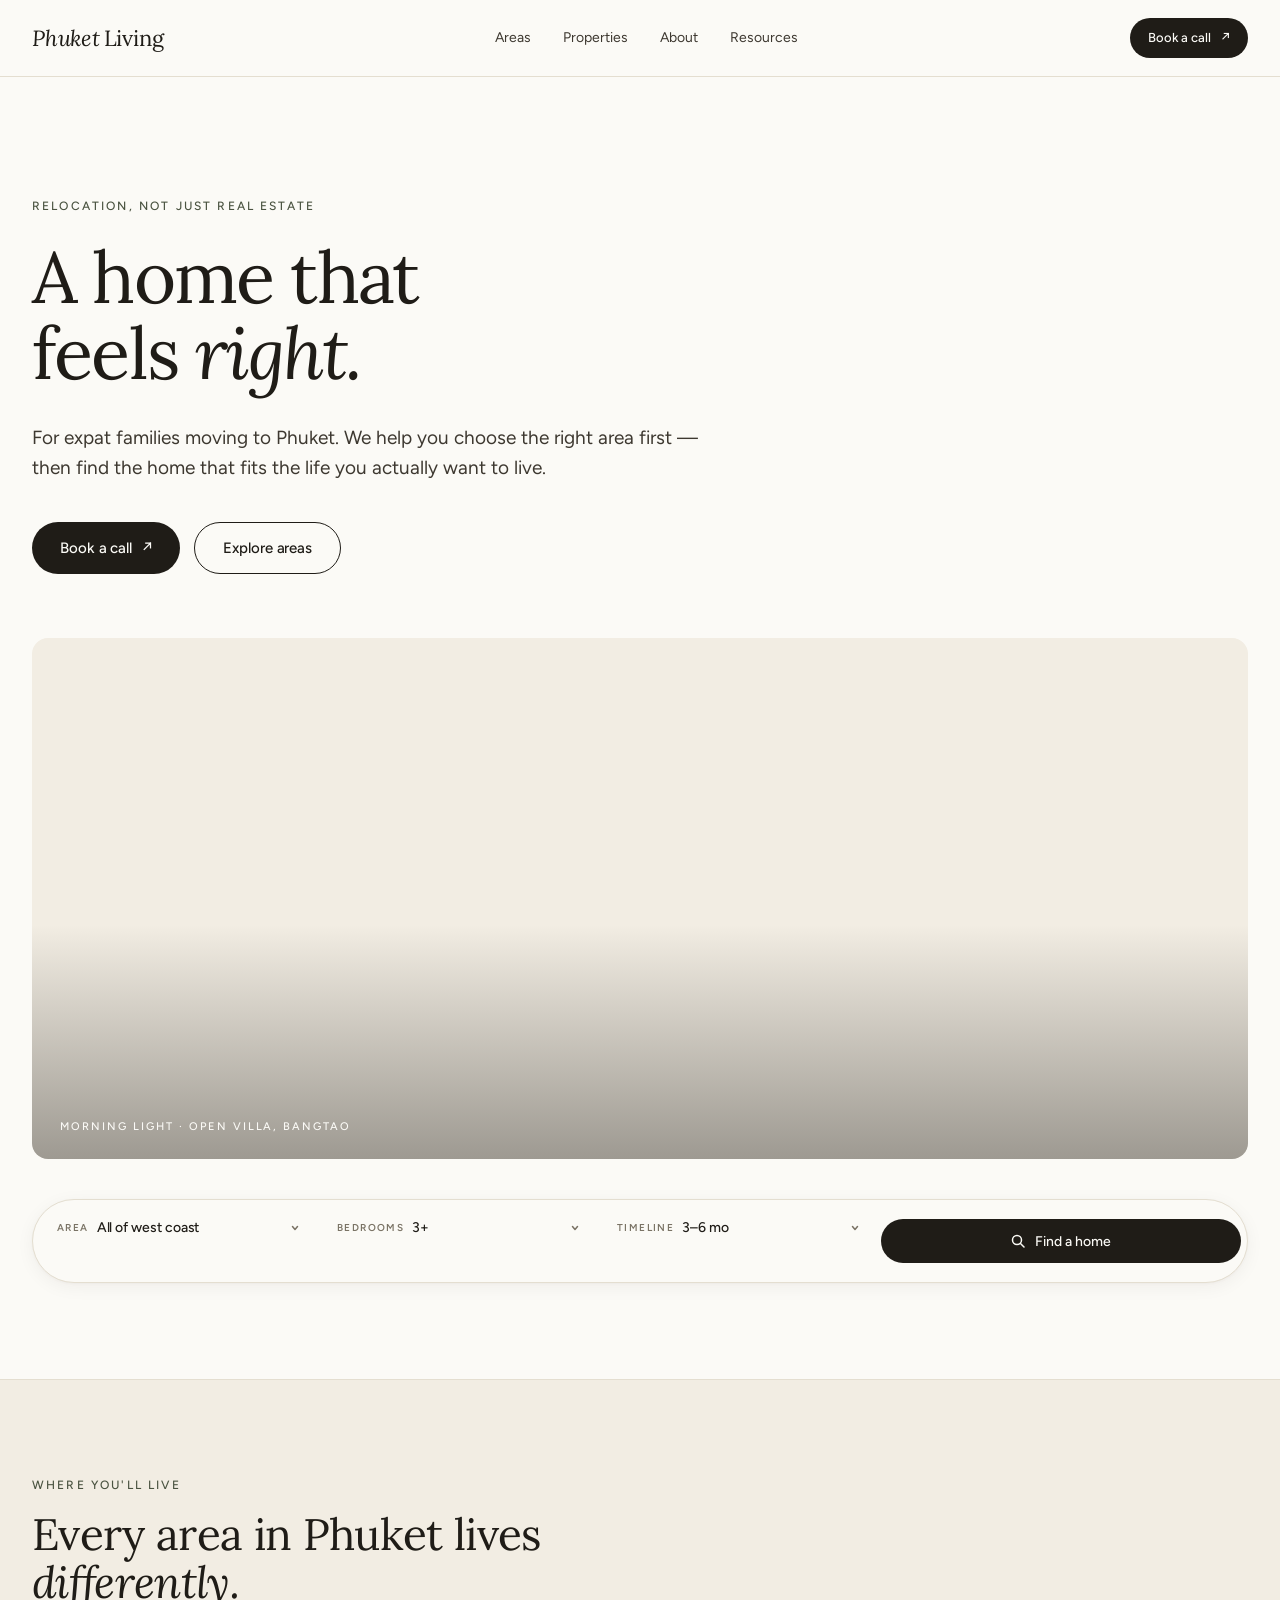
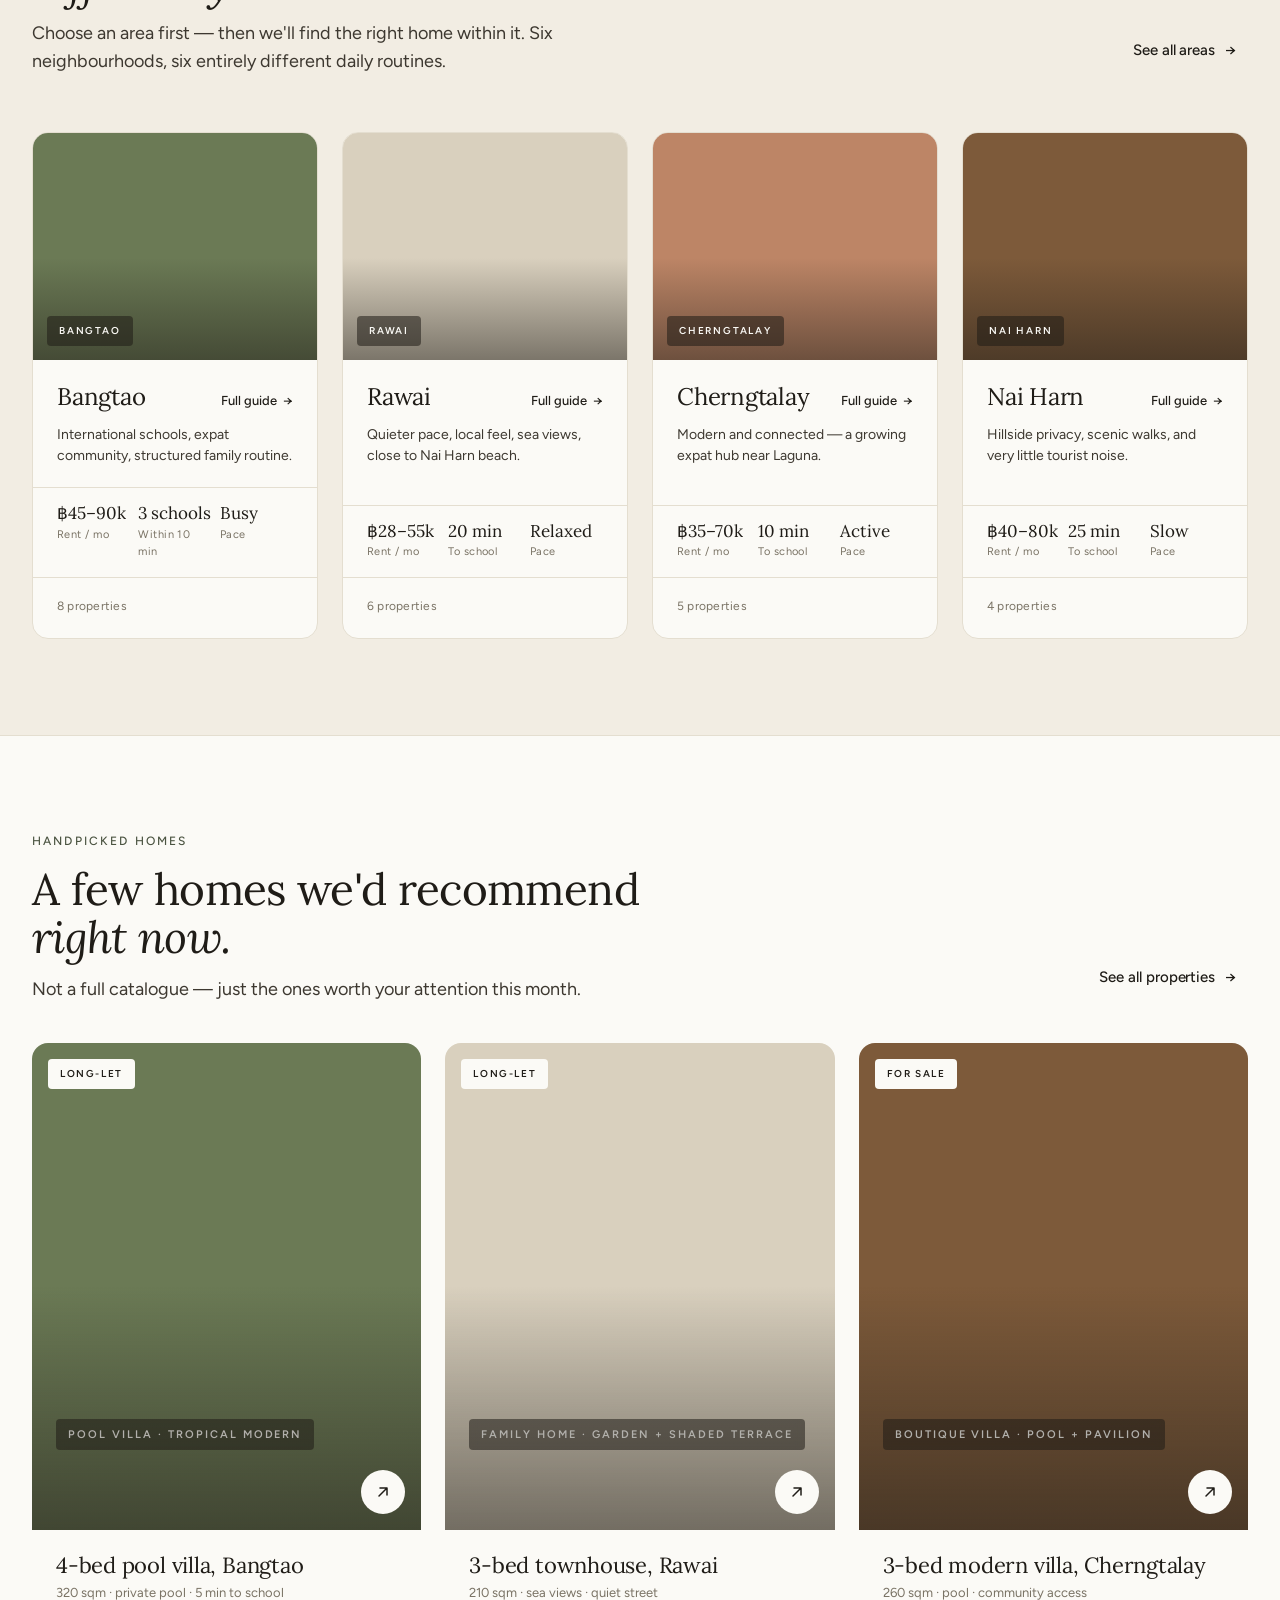
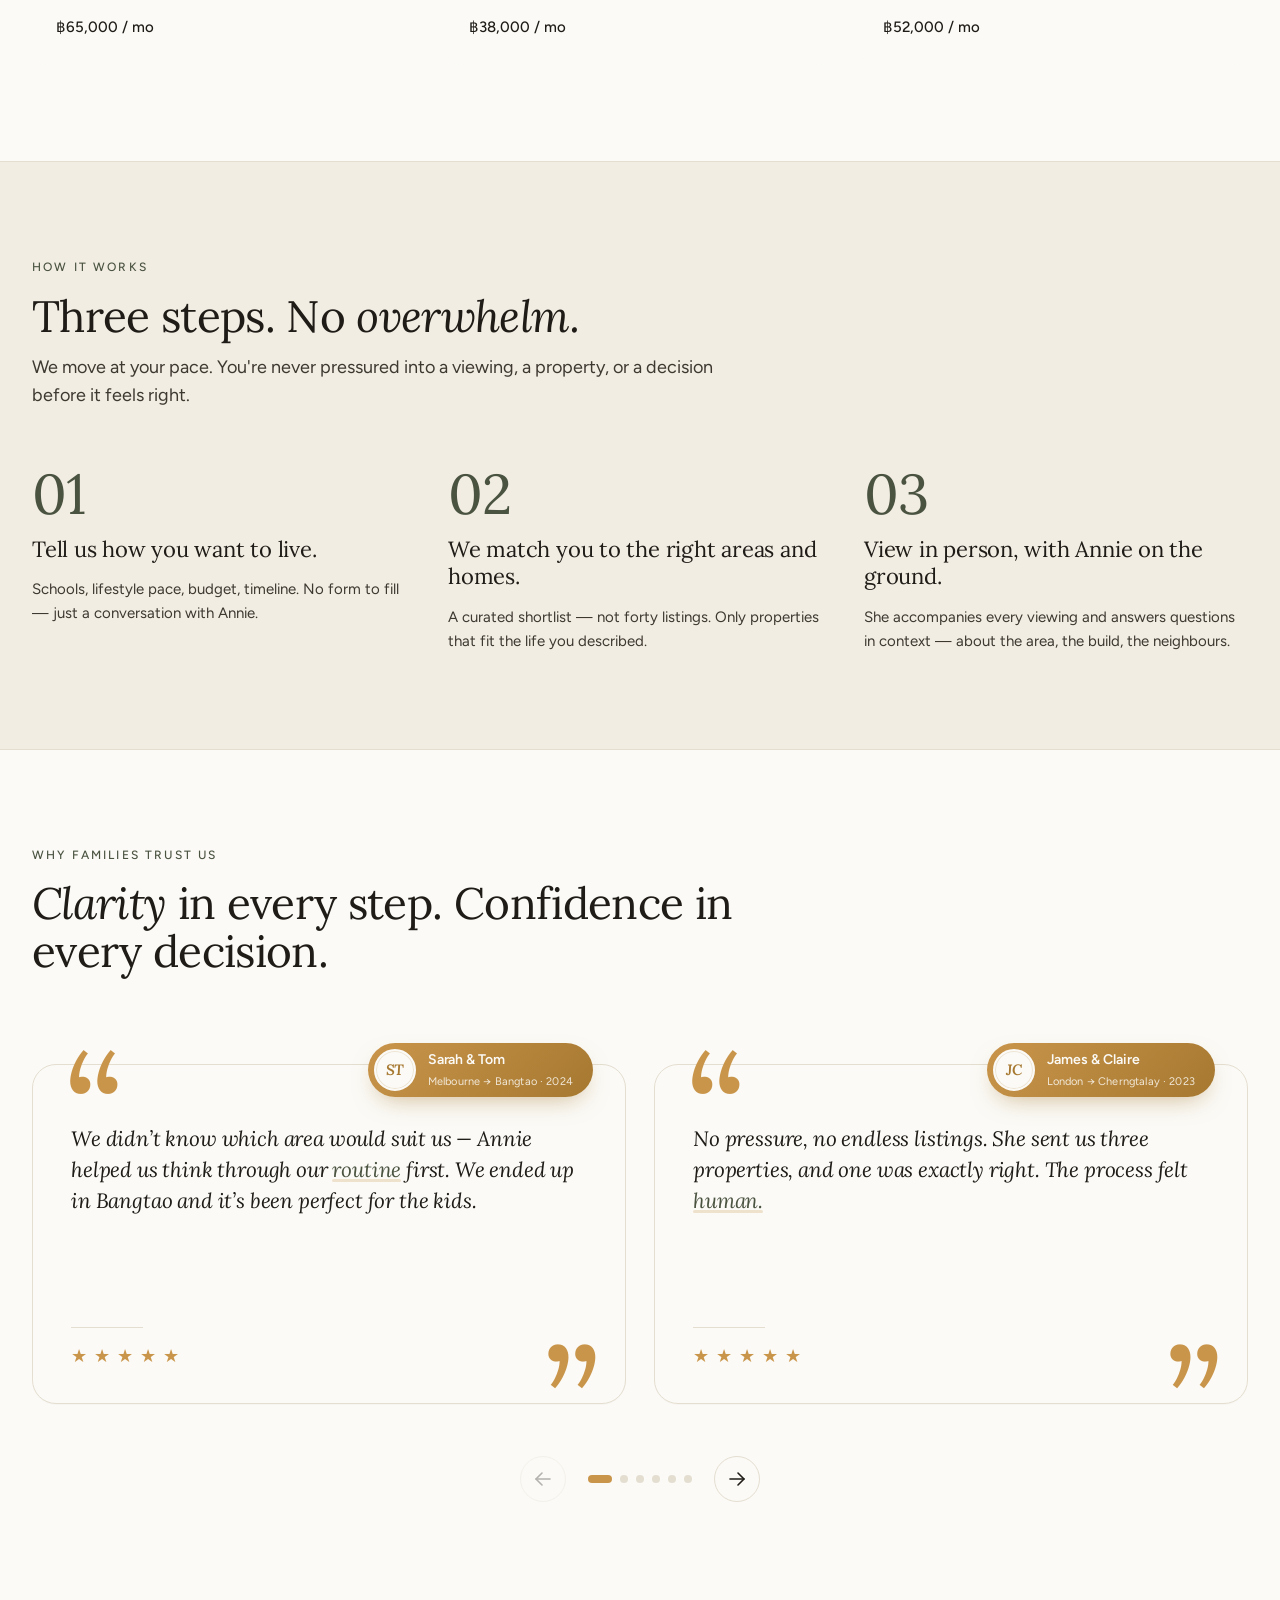
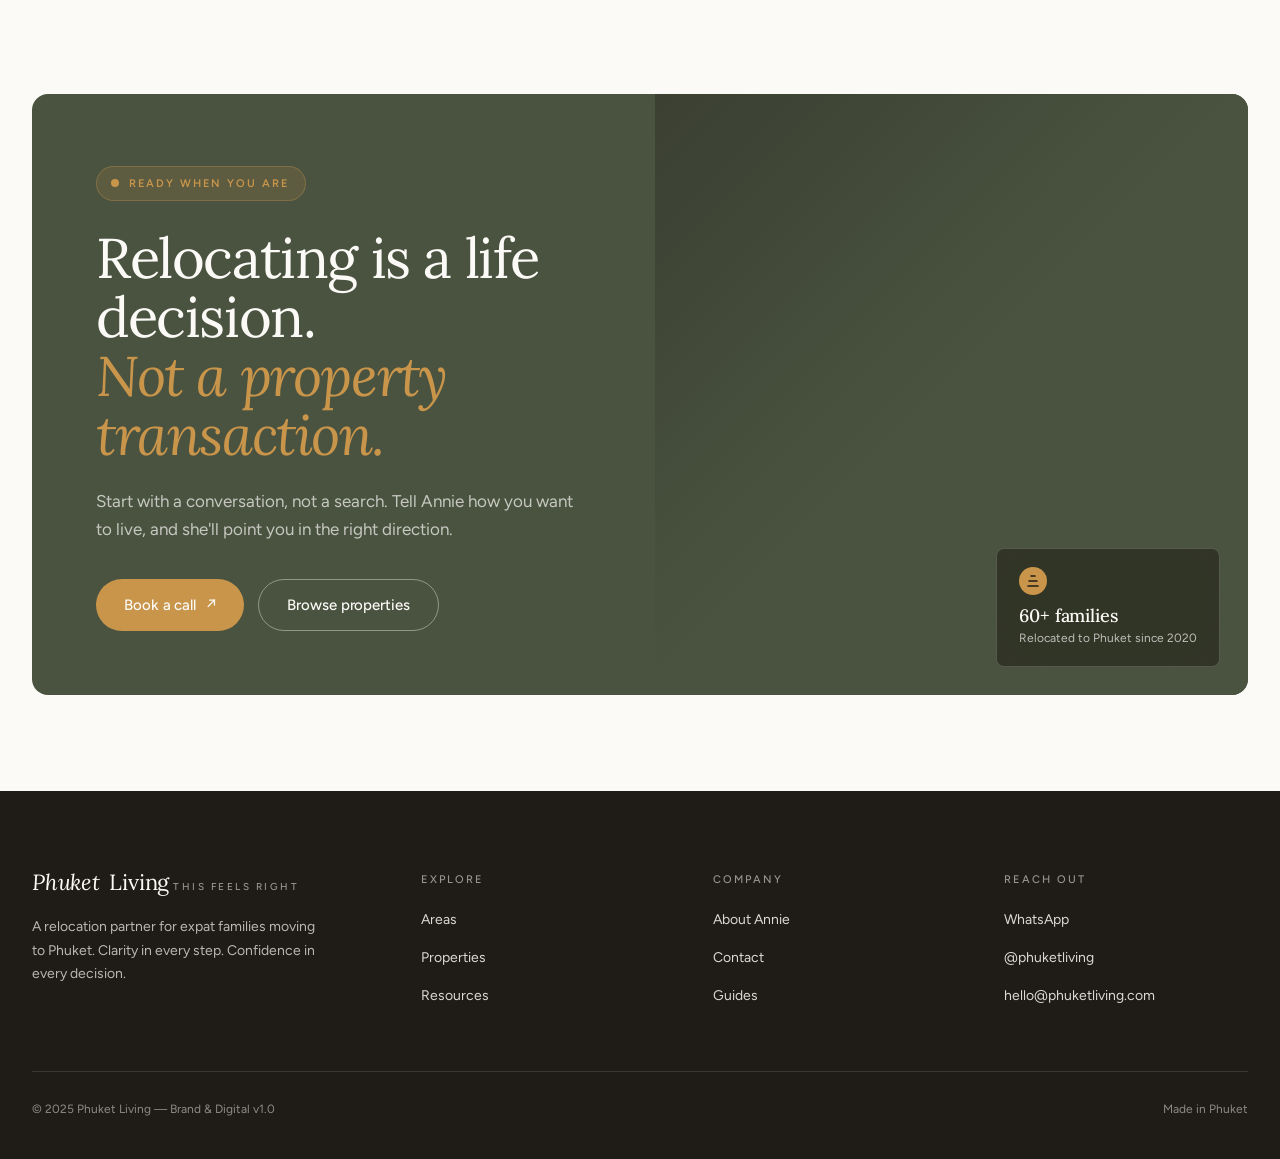
<file: index.html>
<!DOCTYPE html>
<html lang="en">
<head>
<meta charset="UTF-8">
<meta name="viewport" content="width=device-width, initial-scale=1.0">
<title>Phuket Living — A home that feels right</title>
<meta name="description" content="A relocation partner for expat families moving to Phuket. We help you choose the right area first — then find the home that fits.">

<link rel="preconnect" href="https://fonts.googleapis.com">
<link rel="preconnect" href="https://fonts.gstatic.com" crossorigin>
<link href="https://fonts.googleapis.com/css2?family=Lora:ital,wght@0,400;0,500;1,400;1,500&family=Figtree:wght@400;500;600&display=swap" rel="stylesheet">

<link rel="stylesheet" href="assets/css/main.css">
</head>
<body>

<!-- =========================================================
     NAV
     ========================================================= -->
<header class="site-nav">
  <div class="wrap row">
    <a href="index.html" class="wordmark" aria-label="Phuket Living — home">
      <span class="ph">Phuket</span><span>Living</span>
    </a>
    <nav class="links" aria-label="Primary">
      <a href="areas.html">Areas</a>
      <a href="properties.html">Properties</a>
      <a href="about.html">About</a>
      <a href="resources.html">Resources</a>
    </nav>
    <a href="contact.html" class="btn btn-primary btn-sm">Book a call <span class="arrow">↗</span></a>
    <button class="nav-toggle" aria-label="Open menu">
      <svg width="18" height="14" viewBox="0 0 18 14" fill="none"><path d="M1 1h16M1 7h16M1 13h16" stroke="#1F1C17" stroke-width="1.4" stroke-linecap="round"/></svg>
    </button>
  </div>
</header>

<!-- =========================================================
     HERO
     ========================================================= -->
<section class="hero">
  <div class="wrap">
    <p class="eyebrow">Relocation, not just real estate</p>
    <h1>A home that<br>feels <em>right.</em></h1>
    <p class="sub">For expat families moving to Phuket. We help you choose the right area first — then find the home that fits the life you actually want to live.</p>

    <div class="hero-cta">
      <a href="contact.html" class="btn btn-primary">Book a call <span class="arrow">↗</span></a>
      <a href="areas.html" class="btn btn-outline">Explore areas</a>
    </div>

    <div class="hero-media" style="background-image: url('https://images.unsplash.com/photo-1600596542815-ffad4c1539a9?auto=format&fit=crop&w=1800&q=80');">
      <span class="caption">Morning light · open villa, Bangtao</span>
    </div>

    <div class="inline-search" role="search" aria-label="Find a home" style="margin-top: 40px;">
      <div class="field" tabindex="0" role="button" aria-label="Choose area">
        <div class="field-content">
          <span class="field-k">Area</span>
          <span class="field-v">All of west coast</span>
        </div>
        <span class="field-chevron" aria-hidden="true">
          <svg width="12" height="12" viewBox="0 0 12 12" fill="none"><path d="M3.5 4.5l2.5 3 2.5-3" stroke="currentColor" stroke-width="1.5" stroke-linecap="round" stroke-linejoin="round"/></svg>
        </span>
      </div>
      <div class="field" tabindex="0" role="button" aria-label="Choose bedrooms">
        <div class="field-content">
          <span class="field-k">Bedrooms</span>
          <span class="field-v">3+</span>
        </div>
        <span class="field-chevron" aria-hidden="true">
          <svg width="12" height="12" viewBox="0 0 12 12" fill="none"><path d="M3.5 4.5l2.5 3 2.5-3" stroke="currentColor" stroke-width="1.5" stroke-linecap="round" stroke-linejoin="round"/></svg>
        </span>
      </div>
      <div class="field" tabindex="0" role="button" aria-label="Choose timeline">
        <div class="field-content">
          <span class="field-k">Timeline</span>
          <span class="field-v">3–6 mo</span>
        </div>
        <span class="field-chevron" aria-hidden="true">
          <svg width="12" height="12" viewBox="0 0 12 12" fill="none"><path d="M3.5 4.5l2.5 3 2.5-3" stroke="currentColor" stroke-width="1.5" stroke-linecap="round" stroke-linejoin="round"/></svg>
        </span>
      </div>
      <button class="find-btn" type="button">
        <svg width="14" height="14" viewBox="0 0 14 14" fill="none"><circle cx="6" cy="6" r="4.5" stroke="#FBFAF6" stroke-width="1.5"/><path d="M9.5 9.5L13 13" stroke="#FBFAF6" stroke-width="1.5" stroke-linecap="round"/></svg>
        Find a home
      </button>
    </div>
  </div>
</section>

<!-- =========================================================
     AREAS
     ========================================================= -->
<section class="section sand">
  <div class="wrap">
    <div class="section-head" style="display:flex; align-items:flex-end; justify-content:space-between; gap:32px; flex-wrap:wrap; max-width:none;">
      <div style="display:grid; gap:14px; max-width: 640px;">
        <span class="eyebrow">Where you'll live</span>
        <h2 class="h2">Every area in Phuket lives <em>differently.</em></h2>
        <p class="lead">Choose an area first — then we'll find the right home within it. Six neighbourhoods, six entirely different daily routines.</p>
      </div>
      <a href="areas.html" class="btn btn-ghost">See all areas <span class="arrow">→</span></a>
    </div>

    <div class="cards-grid g4">
      <a href="area-bangtao.html" class="area-card tone-leaf">
        <div class="media" style="background-image: url('https://images.unsplash.com/photo-1564013799919-ab600027ffc6?auto=format&fit=crop&w=900&q=80');"><span class="label">Bangtao</span></div>
        <div class="body">
          <div class="body-head">
            <span class="name">Bangtao</span>
            <span class="link">Full guide <span class="arrow">→</span></span>
          </div>
          <span class="desc">International schools, expat community, structured family routine.</span>
        </div>
        <div class="facts">
          <div><div class="v">฿45–90k</div><div class="k">Rent / mo</div></div>
          <div><div class="v">3 schools</div><div class="k">Within 10 min</div></div>
          <div><div class="v">Busy</div><div class="k">Pace</div></div>
        </div>
        <div class="foot">
          <span class="count">8 properties</span>
        </div>
      </a>

      <a href="area-rawai.html" class="area-card tone-sand">
        <div class="media" style="background-image: url('https://images.unsplash.com/photo-1505142468610-359e7d316be0?auto=format&fit=crop&w=900&q=80');"><span class="label">Rawai</span></div>
        <div class="body">
          <div class="body-head">
            <span class="name">Rawai</span>
            <span class="link">Full guide <span class="arrow">→</span></span>
          </div>
          <span class="desc">Quieter pace, local feel, sea views, close to Nai Harn beach.</span>
        </div>
        <div class="facts">
          <div><div class="v">฿28–55k</div><div class="k">Rent / mo</div></div>
          <div><div class="v">20 min</div><div class="k">To school</div></div>
          <div><div class="v">Relaxed</div><div class="k">Pace</div></div>
        </div>
        <div class="foot">
          <span class="count">6 properties</span>
        </div>
      </a>

      <a href="area-cherngtalay.html" class="area-card tone-clay">
        <div class="media" style="background-image: url('https://images.unsplash.com/photo-1512917774080-9991f1c4c750?auto=format&fit=crop&w=900&q=80');"><span class="label">Cherngtalay</span></div>
        <div class="body">
          <div class="body-head">
            <span class="name">Cherngtalay</span>
            <span class="link">Full guide <span class="arrow">→</span></span>
          </div>
          <span class="desc">Modern and connected — a growing expat hub near Laguna.</span>
        </div>
        <div class="facts">
          <div><div class="v">฿35–70k</div><div class="k">Rent / mo</div></div>
          <div><div class="v">10 min</div><div class="k">To school</div></div>
          <div><div class="v">Active</div><div class="k">Pace</div></div>
        </div>
        <div class="foot">
          <span class="count">5 properties</span>
        </div>
      </a>

      <a href="area-naiharn.html" class="area-card tone-brown">
        <div class="media" style="background-image: url('https://images.unsplash.com/photo-1582268611958-ebfd161ef9cf?auto=format&fit=crop&w=900&q=80');"><span class="label">Nai Harn</span></div>
        <div class="body">
          <div class="body-head">
            <span class="name">Nai Harn</span>
            <span class="link">Full guide <span class="arrow">→</span></span>
          </div>
          <span class="desc">Hillside privacy, scenic walks, and very little tourist noise.</span>
        </div>
        <div class="facts">
          <div><div class="v">฿40–80k</div><div class="k">Rent / mo</div></div>
          <div><div class="v">25 min</div><div class="k">To school</div></div>
          <div><div class="v">Slow</div><div class="k">Pace</div></div>
        </div>
        <div class="foot">
          <span class="count">4 properties</span>
        </div>
      </a>
    </div>

  </div>
</section>

<!-- =========================================================
     HANDPICKED PROPERTIES
     ========================================================= -->
<section class="section paper">
  <div class="wrap">
    <div class="section-head" style="display:flex; align-items:flex-end; justify-content:space-between; gap:32px; flex-wrap:wrap; max-width:none; margin-bottom: 40px;">
      <div style="display:grid; gap:14px; max-width: 640px;">
        <span class="eyebrow">Handpicked homes</span>
        <h2 class="h2">A few homes we'd recommend <em>right now.</em></h2>
        <p class="lead">Not a full catalogue — just the ones worth your attention this month.</p>
      </div>
      <a href="properties.html" class="btn btn-ghost">See all properties <span class="arrow">→</span></a>
    </div>

    <div class="cards-grid">
      <article class="prop-card tone-leaf">
        <div class="media" style="background-image: url('https://images.unsplash.com/photo-1613490493576-7fde63acd811?auto=format&fit=crop&w=900&q=80');">
          <span class="badge">Long-let</span>
<span class="caption"><span class="type">Pool villa · tropical modern</span></span>
          <span class="arrow-btn"><svg width="14" height="14" viewBox="0 0 14 14" fill="none"><path d="M3 11L11 3M11 3H4M11 3v7" stroke="#1F1C17" stroke-width="1.5" stroke-linecap="round" stroke-linejoin="round"/></svg></span>
        </div>
        <div class="meta">
          <span class="title">4-bed pool villa, Bangtao</span>
          <span class="sub">320 sqm · private pool · 5 min to school</span>
          <span class="price">฿65,000 / mo</span>
        </div>
      </article>

      <article class="prop-card tone-sand">
        <div class="media" style="background-image: url('https://images.unsplash.com/photo-1493809842364-78817add7ffb?auto=format&fit=crop&w=900&q=80');">
          <span class="badge">Long-let</span>
<span class="caption"><span class="type">Family home · garden + shaded terrace</span></span>
          <span class="arrow-btn"><svg width="14" height="14" viewBox="0 0 14 14" fill="none"><path d="M3 11L11 3M11 3H4M11 3v7" stroke="#1F1C17" stroke-width="1.5" stroke-linecap="round" stroke-linejoin="round"/></svg></span>
        </div>
        <div class="meta">
          <span class="title">3-bed townhouse, Rawai</span>
          <span class="sub">210 sqm · sea views · quiet street</span>
          <span class="price">฿38,000 / mo</span>
        </div>
      </article>

      <article class="prop-card tone-brown">
        <div class="media" style="background-image: url('https://images.unsplash.com/photo-1600607687939-ce8a6c25118c?auto=format&fit=crop&w=900&q=80');">
          <span class="badge">For sale</span>
<span class="caption"><span class="type">Boutique villa · pool + pavilion</span></span>
          <span class="arrow-btn"><svg width="14" height="14" viewBox="0 0 14 14" fill="none"><path d="M3 11L11 3M11 3H4M11 3v7" stroke="#1F1C17" stroke-width="1.5" stroke-linecap="round" stroke-linejoin="round"/></svg></span>
        </div>
        <div class="meta">
          <span class="title">3-bed modern villa, Cherngtalay</span>
          <span class="sub">260 sqm · pool · community access</span>
          <span class="price">฿52,000 / mo</span>
        </div>
      </article>
    </div>
  </div>
</section>

<!-- =========================================================
     HOW IT WORKS
     ========================================================= -->
<section class="section sand">
  <div class="wrap">
    <div class="section-head">
      <span class="eyebrow">How it works</span>
      <h2 class="h2">Three steps. No <em>overwhelm.</em></h2>
      <p class="lead">We move at your pace. You're never pressured into a viewing, a property, or a decision before it feels right.</p>
    </div>

    <div class="steps">
      <div class="step">
        <span class="step-num">01</span>
        <span class="step-title">Tell us how you want to live.</span>
        <span class="step-desc">Schools, lifestyle pace, budget, timeline. No form to fill — just a conversation with Annie.</span>
      </div>
      <div class="step">
        <span class="step-num">02</span>
        <span class="step-title">We match you to the right areas and homes.</span>
        <span class="step-desc">A curated shortlist — not forty listings. Only properties that fit the life you described.</span>
      </div>
      <div class="step">
        <span class="step-num">03</span>
        <span class="step-title">View in person, with Annie on the ground.</span>
        <span class="step-desc">She accompanies every viewing and answers questions in context — about the area, the build, the neighbours.</span>
      </div>
    </div>
  </div>
</section>

<!-- =========================================================
     TRUST & QUOTES
     ========================================================= -->
<section class="section paper">
  <div class="wrap">
    <div class="section-head">
      <span class="eyebrow">Why families trust us</span>
      <h2 class="h2"><em>Clarity</em> in every step. Confidence in every decision.</h2>
    </div>

    <div class="tf-slider" data-reveal>
      <div class="tf-slider-viewport">
        <div class="tf-slider-track" role="list">

          <article class="tf-card" role="listitem">
            <span class="tf-mark tf-mark-open" aria-hidden="true">&ldquo;</span>
            <div class="tf-pill">
              <div class="tf-pill-avatar"><span>ST</span></div>
              <div class="tf-pill-meta">
                <p class="tf-pill-name">Sarah &amp; Tom</p>
                <p class="tf-pill-role">Melbourne &rarr; Bangtao &middot; 2024</p>
              </div>
            </div>
            <p class="tf-quote">We didn&rsquo;t know which area would suit us &mdash; Annie helped us think through our <em>routine</em> first. We ended up in Bangtao and it&rsquo;s been perfect for the kids.</p>
            <div class="tf-divider" aria-hidden="true"></div>
            <div class="tf-stars" aria-label="Rated 5 out of 5">
              <span class="tf-star" style="--d:0s">&#9733;</span>
              <span class="tf-star" style="--d:.08s">&#9733;</span>
              <span class="tf-star" style="--d:.16s">&#9733;</span>
              <span class="tf-star" style="--d:.24s">&#9733;</span>
              <span class="tf-star" style="--d:.32s">&#9733;</span>
            </div>
            <span class="tf-mark tf-mark-close" aria-hidden="true">&rdquo;</span>
          </article>

          <article class="tf-card" role="listitem">
            <span class="tf-mark tf-mark-open" aria-hidden="true">&ldquo;</span>
            <div class="tf-pill">
              <div class="tf-pill-avatar"><span>JC</span></div>
              <div class="tf-pill-meta">
                <p class="tf-pill-name">James &amp; Claire</p>
                <p class="tf-pill-role">London &rarr; Cherngtalay &middot; 2023</p>
              </div>
            </div>
            <p class="tf-quote">No pressure, no endless listings. She sent us three properties, and one was exactly right. The process felt <em>human.</em></p>
            <div class="tf-divider" aria-hidden="true"></div>
            <div class="tf-stars" aria-label="Rated 5 out of 5">
              <span class="tf-star" style="--d:0s">&#9733;</span>
              <span class="tf-star" style="--d:.08s">&#9733;</span>
              <span class="tf-star" style="--d:.16s">&#9733;</span>
              <span class="tf-star" style="--d:.24s">&#9733;</span>
              <span class="tf-star" style="--d:.32s">&#9733;</span>
            </div>
            <span class="tf-mark tf-mark-close" aria-hidden="true">&rdquo;</span>
          </article>

          <article class="tf-card" role="listitem">
            <span class="tf-mark tf-mark-open" aria-hidden="true">&ldquo;</span>
            <div class="tf-pill">
              <div class="tf-pill-avatar"><span>ML</span></div>
              <div class="tf-pill-meta">
                <p class="tf-pill-name">Marcus &amp; Linda</p>
                <p class="tf-pill-role">Stockholm &rarr; Rawai &middot; 2024</p>
              </div>
            </div>
            <p class="tf-quote">We wanted slower mornings, sea air, fewer expat bubbles. Annie <em>understood</em> that before we&rsquo;d even finished describing it.</p>
            <div class="tf-divider" aria-hidden="true"></div>
            <div class="tf-stars" aria-label="Rated 5 out of 5">
              <span class="tf-star" style="--d:0s">&#9733;</span>
              <span class="tf-star" style="--d:.08s">&#9733;</span>
              <span class="tf-star" style="--d:.16s">&#9733;</span>
              <span class="tf-star" style="--d:.24s">&#9733;</span>
              <span class="tf-star" style="--d:.32s">&#9733;</span>
            </div>
            <span class="tf-mark tf-mark-close" aria-hidden="true">&rdquo;</span>
          </article>

          <article class="tf-card" role="listitem">
            <span class="tf-mark tf-mark-open" aria-hidden="true">&ldquo;</span>
            <div class="tf-pill">
              <div class="tf-pill-avatar"><span>PF</span></div>
              <div class="tf-pill-meta">
                <p class="tf-pill-name">The Patel family</p>
                <p class="tf-pill-role">Singapore &rarr; Kathu &middot; 2023</p>
              </div>
            </div>
            <p class="tf-quote">Schools were <em>non-negotiable.</em> Annie mapped out three areas around the commute and saved us six weekends of research.</p>
            <div class="tf-divider" aria-hidden="true"></div>
            <div class="tf-stars" aria-label="Rated 5 out of 5">
              <span class="tf-star" style="--d:0s">&#9733;</span>
              <span class="tf-star" style="--d:.08s">&#9733;</span>
              <span class="tf-star" style="--d:.16s">&#9733;</span>
              <span class="tf-star" style="--d:.24s">&#9733;</span>
              <span class="tf-star" style="--d:.32s">&#9733;</span>
            </div>
            <span class="tf-mark tf-mark-close" aria-hidden="true">&rdquo;</span>
          </article>

          <article class="tf-card" role="listitem">
            <span class="tf-mark tf-mark-open" aria-hidden="true">&ldquo;</span>
            <div class="tf-pill">
              <div class="tf-pill-avatar"><span>ED</span></div>
              <div class="tf-pill-meta">
                <p class="tf-pill-name">Emma &amp; David</p>
                <p class="tf-pill-role">Toronto &rarr; Nai Harn &middot; 2022</p>
              </div>
            </div>
            <p class="tf-quote">We thought we wanted Patong. Annie suggested we visit Nai Harn for a <em>coffee.</em> We never looked back.</p>
            <div class="tf-divider" aria-hidden="true"></div>
            <div class="tf-stars" aria-label="Rated 5 out of 5">
              <span class="tf-star" style="--d:0s">&#9733;</span>
              <span class="tf-star" style="--d:.08s">&#9733;</span>
              <span class="tf-star" style="--d:.16s">&#9733;</span>
              <span class="tf-star" style="--d:.24s">&#9733;</span>
              <span class="tf-star" style="--d:.32s">&#9733;</span>
            </div>
            <span class="tf-mark tf-mark-close" aria-hidden="true">&rdquo;</span>
          </article>

          <article class="tf-card" role="listitem">
            <span class="tf-mark tf-mark-open" aria-hidden="true">&ldquo;</span>
            <div class="tf-pill">
              <div class="tf-pill-avatar"><span>MF</span></div>
              <div class="tf-pill-meta">
                <p class="tf-pill-name">The M&uuml;ller family</p>
                <p class="tf-pill-role">Munich &rarr; Bangtao &middot; 2024</p>
              </div>
            </div>
            <p class="tf-quote">Every viewing felt <em>considered.</em> She knew the building&rsquo;s quirks, the neighbours, even the road noise at school pickup.</p>
            <div class="tf-divider" aria-hidden="true"></div>
            <div class="tf-stars" aria-label="Rated 5 out of 5">
              <span class="tf-star" style="--d:0s">&#9733;</span>
              <span class="tf-star" style="--d:.08s">&#9733;</span>
              <span class="tf-star" style="--d:.16s">&#9733;</span>
              <span class="tf-star" style="--d:.24s">&#9733;</span>
              <span class="tf-star" style="--d:.32s">&#9733;</span>
            </div>
            <span class="tf-mark tf-mark-close" aria-hidden="true">&rdquo;</span>
          </article>

        </div>
      </div>

      <div class="tf-controls" aria-label="Testimonial navigation">
        <button class="tf-arrow-btn tf-prev" type="button" aria-label="Previous testimonial">
          <svg width="16" height="14" viewBox="0 0 16 14" fill="none" aria-hidden="true">
            <path d="M7 1L1 7l6 6" stroke="currentColor" stroke-width="1.6" stroke-linecap="round" stroke-linejoin="round"/>
            <path d="M1 7h14" stroke="currentColor" stroke-width="1.6" stroke-linecap="round"/>
          </svg>
        </button>

        <div class="tf-dots" role="tablist">
          <button class="tf-dot is-active" type="button" aria-label="Go to testimonial 1"></button>
          <button class="tf-dot" type="button" aria-label="Go to testimonial 2"></button>
          <button class="tf-dot" type="button" aria-label="Go to testimonial 3"></button>
          <button class="tf-dot" type="button" aria-label="Go to testimonial 4"></button>
          <button class="tf-dot" type="button" aria-label="Go to testimonial 5"></button>
          <button class="tf-dot" type="button" aria-label="Go to testimonial 6"></button>
        </div>

        <button class="tf-arrow-btn tf-next" type="button" aria-label="Next testimonial">
          <svg width="16" height="14" viewBox="0 0 16 14" fill="none" aria-hidden="true">
            <path d="M9 1l6 6-6 6" stroke="currentColor" stroke-width="1.6" stroke-linecap="round" stroke-linejoin="round"/>
            <path d="M15 7H1" stroke="currentColor" stroke-width="1.6" stroke-linecap="round"/>
          </svg>
        </button>
      </div>
    </div>
  </div>
</section>

<!-- =========================================================
     FOOTER CTA
     ========================================================= -->
<section class="cta-block">
  <div class="wrap">
    <div class="cta-card">
      <div class="cta-card-content">
        <span class="cta-card-eyebrow"><span class="dot"></span>Ready when you are</span>
        <h2>
          <span class="lead-line">Relocating is a life decision.</span>
          <em>Not a property transaction.</em>
        </h2>
        <p class="sub">Start with a conversation, not a search. Tell Annie how you want to live, and she'll point you in the right direction.</p>
        <div class="cta-row">
          <a href="contact.html" class="btn btn-accent">Book a call <span class="arrow">↗</span></a>
          <a href="properties.html" class="btn btn-ghost-on-dark">Browse properties</a>
        </div>
      </div>
      <div class="cta-card-image" style="background-image: url('https://images.unsplash.com/photo-1568605114967-8130f3a36994?auto=format&fit=crop&w=1400&q=80');">
        <div class="cta-card-stat">
          <span class="stat-icon">
            <svg width="14" height="14" viewBox="0 0 14 14" fill="none"><path d="M2 12h10M3 7h8M5 2h4" stroke="currentColor" stroke-width="1.6" stroke-linecap="round"/></svg>
          </span>
          <p class="stat-title">60+ families</p>
          <p class="stat-sub">Relocated to Phuket since 2020</p>
        </div>
      </div>
    </div>
  </div>
</section>

<!-- =========================================================
     FOOTER
     ========================================================= -->
<footer class="site-foot">
  <div class="wrap">
    <div class="row">
      <div>
        <span class="wordmark"><span class="ph">Phuket</span>&nbsp;Living<span class="tag">This feels right</span></span>
        <p>A relocation partner for expat families moving to Phuket. Clarity in every step. Confidence in every decision.</p>
      </div>
      <div>
        <h4>Explore</h4>
        <ul>
          <li><a href="areas.html">Areas</a></li>
          <li><a href="properties.html">Properties</a></li>
          <li><a href="resources.html">Resources</a></li>
        </ul>
      </div>
      <div>
        <h4>Company</h4>
        <ul>
          <li><a href="about.html">About Annie</a></li>
          <li><a href="contact.html">Contact</a></li>
          <li><a href="resources.html">Guides</a></li>
        </ul>
      </div>
      <div>
        <h4>Reach out</h4>
        <ul>
          <li><a href="#">WhatsApp</a></li>
          <li><a href="#">@phuketliving</a></li>
          <li><a href="mailto:hello@phuketliving.com">hello@phuketliving.com</a></li>
        </ul>
      </div>
    </div>
    <div class="legal">
      <span>© 2025 Phuket Living — Brand &amp; Digital v1.0</span>
      <span>Made in Phuket</span>
    </div>
  </div>
</footer>

<script>
  (function () {
    var els = document.querySelectorAll('[data-reveal]');
    if (els.length) {
      if (!('IntersectionObserver' in window)) {
        els.forEach(function (el) { el.classList.add('is-visible'); });
      } else {
        var io = new IntersectionObserver(function (entries) {
          entries.forEach(function (entry) {
            if (entry.isIntersecting) {
              entry.target.classList.add('is-visible');
              io.unobserve(entry.target);
            }
          });
        }, { threshold: 0.18, rootMargin: '0px 0px -60px 0px' });
        els.forEach(function (el) { io.observe(el); });
      }
    }

    document.querySelectorAll('.tf-slider').forEach(function (slider) {
      var track = slider.querySelector('.tf-slider-track');
      var cards = slider.querySelectorAll('.tf-card');
      var prev = slider.querySelector('.tf-prev');
      var next = slider.querySelector('.tf-next');
      var dots = slider.querySelectorAll('.tf-dot');
      if (!track || !cards.length) return;

      if ('IntersectionObserver' in window) {
        var cardIo = new IntersectionObserver(function (entries) {
          entries.forEach(function (entry) {
            if (entry.isIntersecting) {
              entry.target.classList.add('is-visible');
              cardIo.unobserve(entry.target);
            }
          });
        }, { root: track, threshold: 0.45 });
        cards.forEach(function (c) { cardIo.observe(c); });
      } else {
        cards.forEach(function (c) { c.classList.add('is-visible'); });
      }

      function step() {
        if (cards.length < 2) return cards[0].getBoundingClientRect().width;
        return cards[1].getBoundingClientRect().left - cards[0].getBoundingClientRect().left;
      }

      function update() {
        var left = track.scrollLeft;
        var max = track.scrollWidth - track.clientWidth;
        var nearest = 0, best = Infinity;
        cards.forEach(function (c, i) {
          var d = Math.abs(c.offsetLeft - left);
          if (d < best) { best = d; nearest = i; }
        });
        dots.forEach(function (d, i) {
          var on = i === nearest;
          d.classList.toggle('is-active', on);
          d.setAttribute('aria-current', on ? 'true' : 'false');
        });
        if (prev) prev.disabled = left <= 2;
        if (next) next.disabled = left >= max - 2;
      }

      if (prev) prev.addEventListener('click', function () {
        track.scrollBy({ left: -step(), behavior: 'smooth' });
      });
      if (next) next.addEventListener('click', function () {
        track.scrollBy({ left: step(), behavior: 'smooth' });
      });
      dots.forEach(function (dot, i) {
        dot.addEventListener('click', function () {
          var target = cards[i];
          if (target) track.scrollTo({ left: target.offsetLeft, behavior: 'smooth' });
        });
      });

      var t;
      track.addEventListener('scroll', function () {
        clearTimeout(t);
        t = setTimeout(update, 70);
      }, { passive: true });
      window.addEventListener('resize', function () {
        clearTimeout(t);
        t = setTimeout(update, 120);
      });
      update();
    });
  })();
</script>

</body>
</html>
</file>
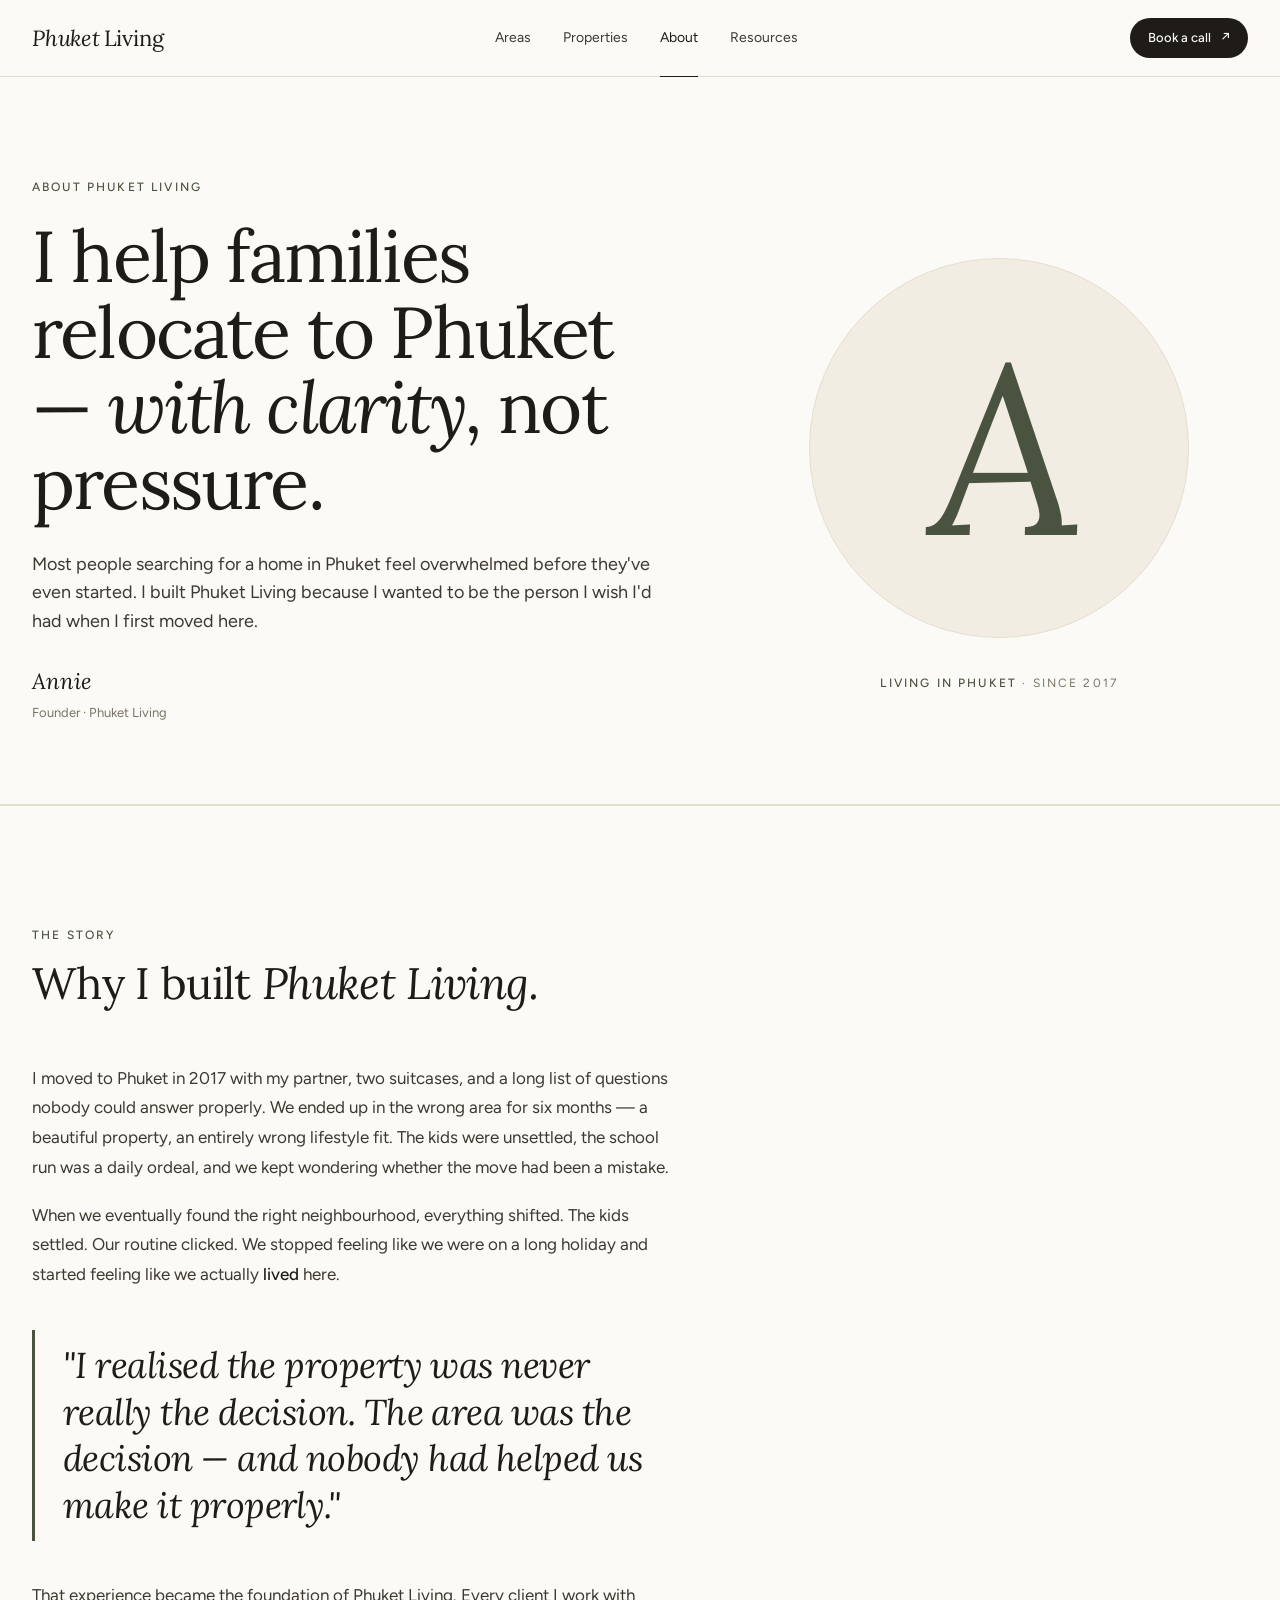
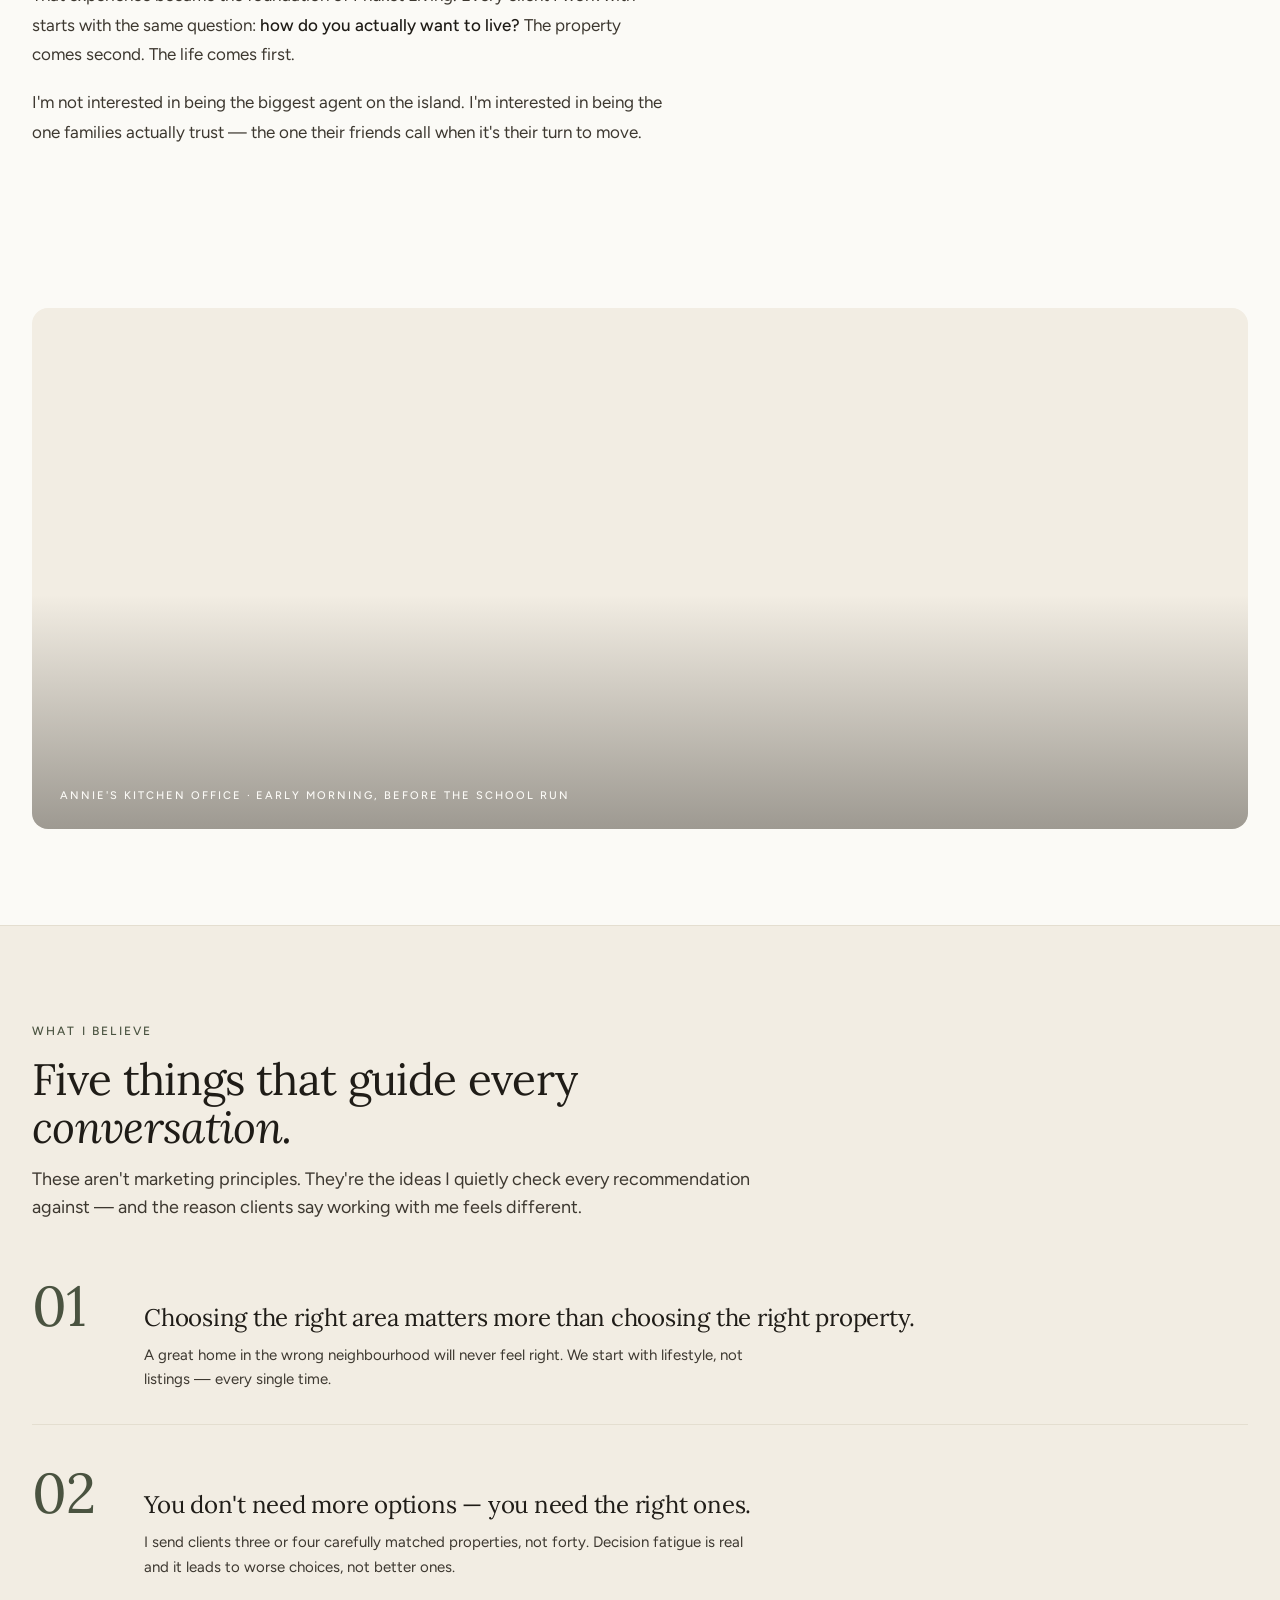
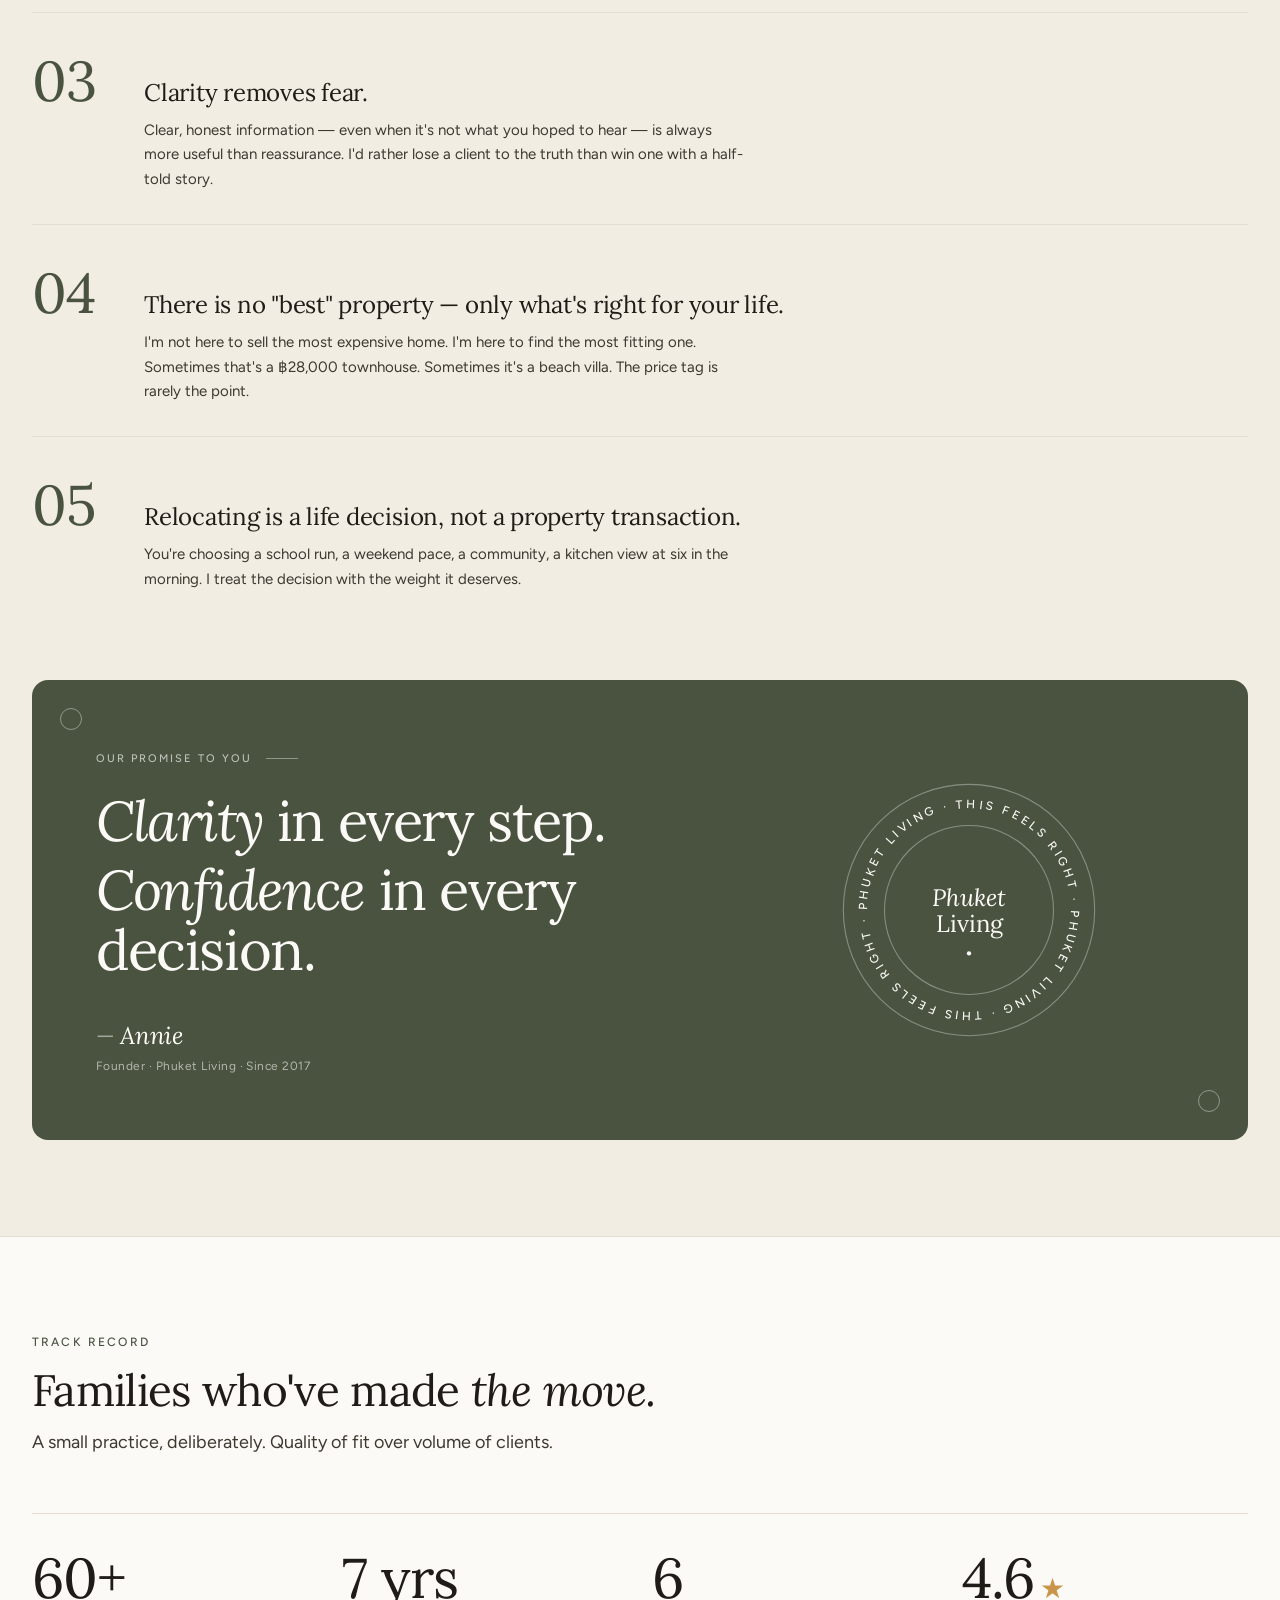
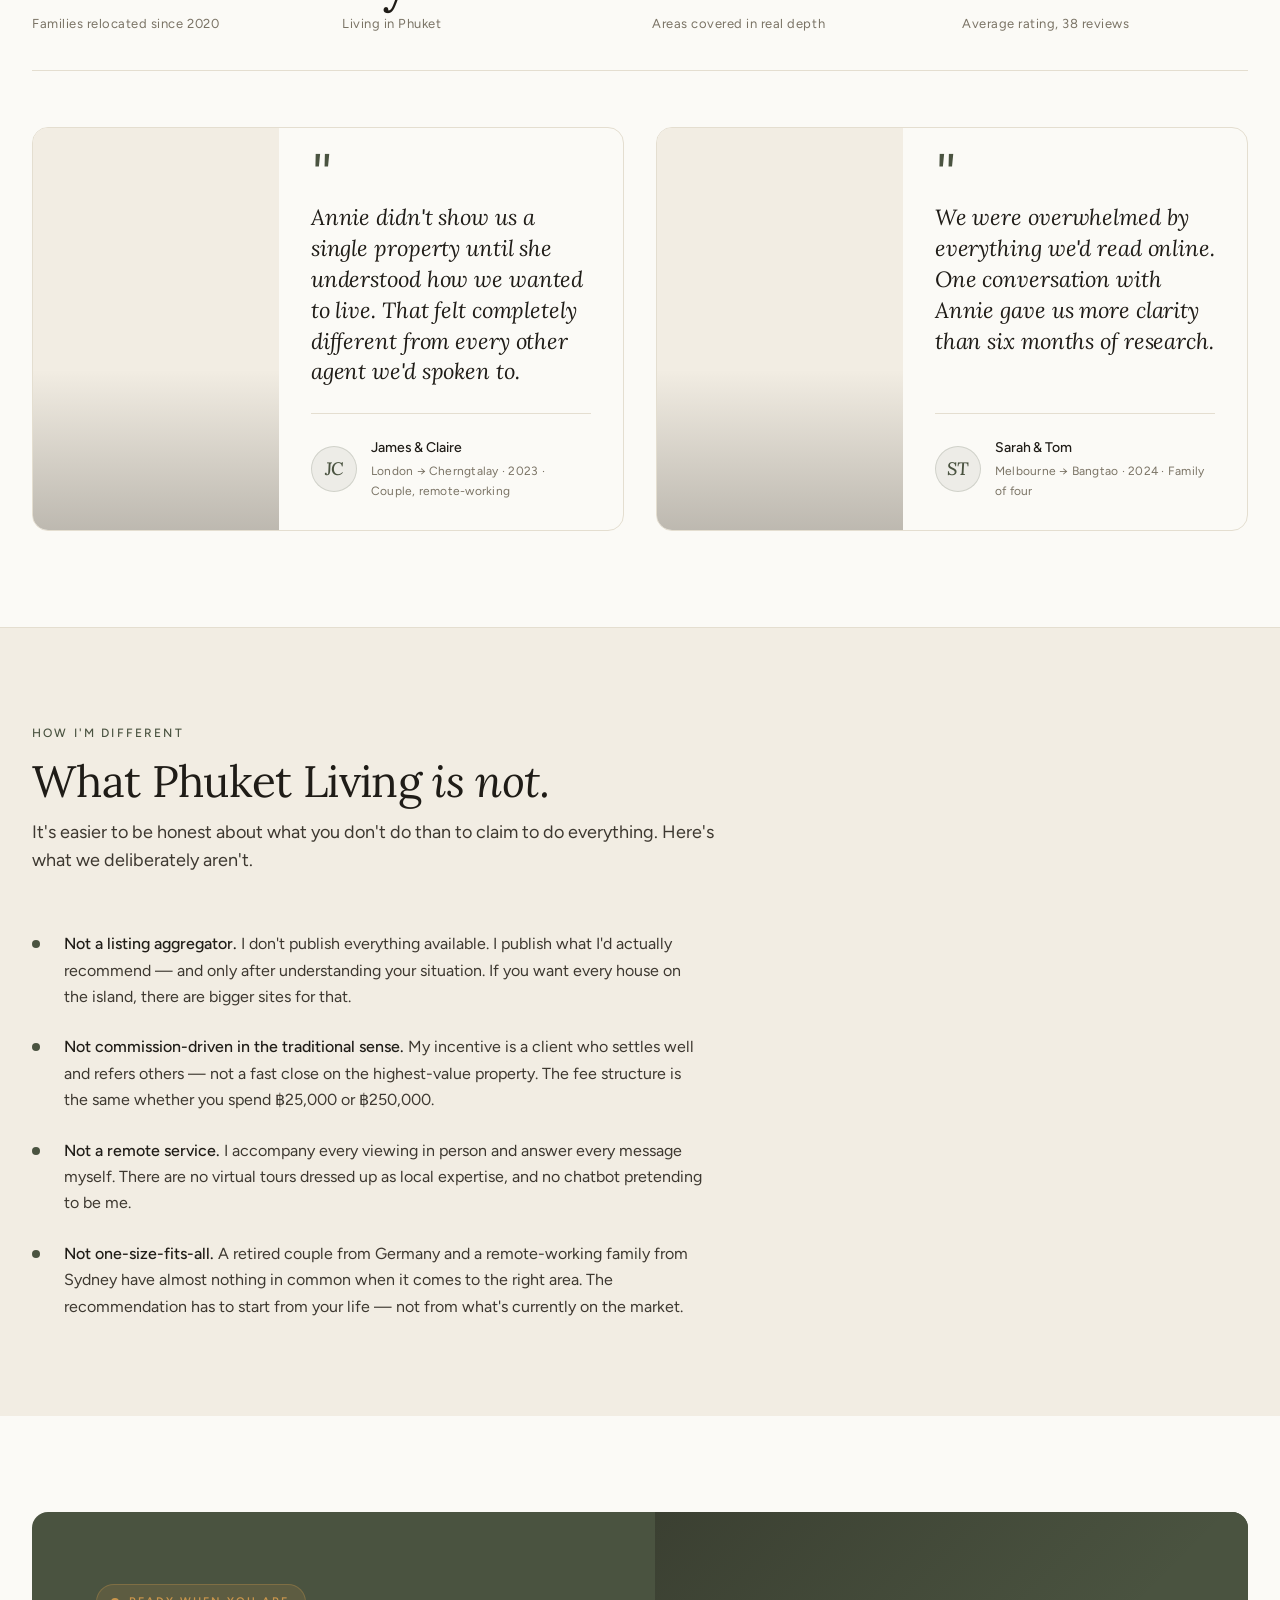
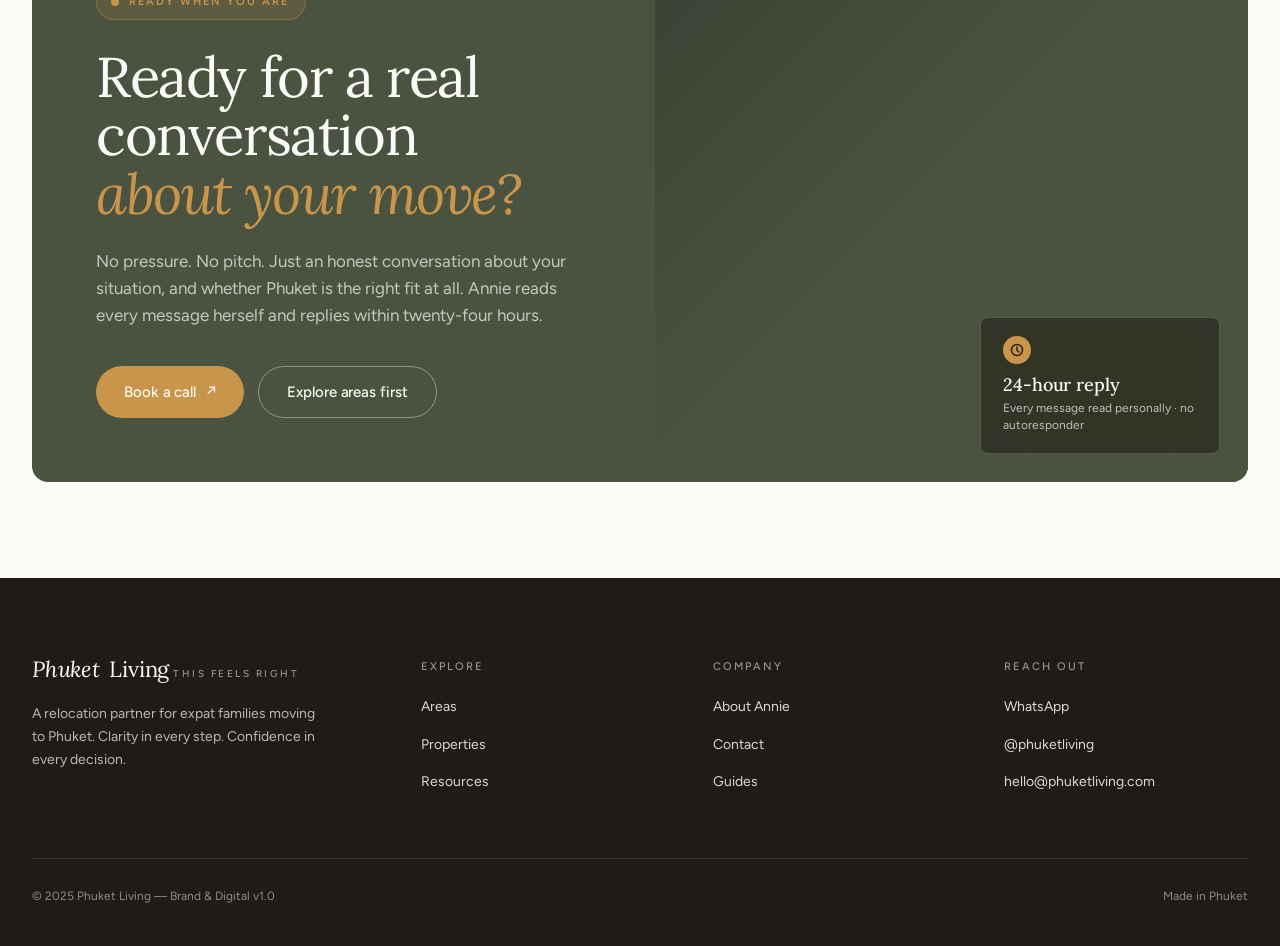
<file: about.html>
<!DOCTYPE html>
<html lang="en">
<head>
<meta charset="UTF-8">
<meta name="viewport" content="width=device-width, initial-scale=1.0">
<title>About — Phuket Living</title>
<meta name="description" content="I help expat families relocate to Phuket — with clarity, not pressure. Annie, founder of Phuket Living. Living in Phuket since 2017.">

<link rel="preconnect" href="https://fonts.googleapis.com">
<link rel="preconnect" href="https://fonts.gstatic.com" crossorigin>
<link href="https://fonts.googleapis.com/css2?family=Lora:ital,wght@0,400;0,500;1,400;1,500&family=Figtree:wght@400;500;600&display=swap" rel="stylesheet">

<link rel="stylesheet" href="assets/css/main.css">
</head>
<body>

<!-- =========================================================
     NAV
     ========================================================= -->
<header class="site-nav">
  <div class="wrap row">
    <a href="index.html" class="wordmark" aria-label="Phuket Living — home">
      <span class="ph">Phuket</span><span>Living</span>
    </a>
    <nav class="links" aria-label="Primary">
      <a href="areas.html">Areas</a>
      <a href="properties.html">Properties</a>
      <a href="about.html" class="active">About</a>
      <a href="resources.html">Resources</a>
    </nav>
    <a href="contact.html" class="btn btn-primary btn-sm">Book a call <span class="arrow">↗</span></a>
    <button class="nav-toggle" aria-label="Open menu">
      <svg width="18" height="14" viewBox="0 0 18 14" fill="none"><path d="M1 1h16M1 7h16M1 13h16" stroke="#1F1C17" stroke-width="1.4" stroke-linecap="round"/></svg>
    </button>
  </div>
</header>

<!-- =========================================================
     ABOUT HERO
     ========================================================= -->
<section style="background: var(--paper); border-bottom: 1px solid var(--line);">
  <div class="wrap">
    <div class="about-hero">
      <div class="text">
        <span class="eyebrow">About Phuket Living</span>
        <h1>I help families relocate to Phuket — <em>with clarity,</em> not pressure.</h1>
        <p class="intro">Most people searching for a home in Phuket feel overwhelmed before they've even started. I built Phuket Living because I wanted to be the person I wish I'd had when I first moved here.</p>
        <p class="signature">Annie</p>
        <p class="role">Founder · Phuket Living</p>
      </div>
      <div>
        <div class="portrait">
          <span class="initial">A</span>
          <span class="since">Living in Phuket <span>· since 2017</span></span>
        </div>
      </div>
    </div>
  </div>
</section>

<!-- =========================================================
     THE STORY
     ========================================================= -->
<section class="section paper" style="padding-top: 120px;">
  <div class="wrap">
    <div class="section-head">
      <span class="eyebrow">The story</span>
      <h2 class="h2">Why I built <em>Phuket Living.</em></h2>
    </div>

    <div class="prose">
      <p>I moved to Phuket in 2017 with my partner, two suitcases, and a long list of questions nobody could answer properly. We ended up in the wrong area for six months — a beautiful property, an entirely wrong lifestyle fit. The kids were unsettled, the school run was a daily ordeal, and we kept wondering whether the move had been a mistake.</p>
      <p>When we eventually found the right neighbourhood, everything shifted. The kids settled. Our routine clicked. We stopped feeling like we were on a long holiday and started feeling like we actually <strong>lived</strong> here.</p>

      <div class="pull-quote">"I realised the property was never really the decision. The area was the decision — and nobody had helped us make it properly."</div>

      <p>That experience became the foundation of Phuket Living. Every client I work with starts with the same question: <strong>how do you actually want to live?</strong> The property comes second. The life comes first.</p>
      <p>I'm not interested in being the biggest agent on the island. I'm interested in being the one families actually trust — the one their friends call when it's their turn to move.</p>
    </div>
  </div>
</section>

<!-- =========================================================
     LIFESTYLE IMAGE STRIP
     ========================================================= -->
<section style="padding: 64px 0 96px; background: var(--paper);">
  <div class="wrap">
    <div class="hero-media" style="margin-top: 0; aspect-ratio: 21/9; background-image: url('https://images.unsplash.com/photo-1600596542815-ffad4c1539a9?auto=format&fit=crop&w=1800&q=80');">
      <span class="caption">Annie's kitchen office · early morning, before the school run</span>
    </div>
  </div>
</section>

<!-- =========================================================
     WHAT I BELIEVE
     ========================================================= -->
<section class="section sand">
  <div class="wrap">
    <div class="section-head">
      <span class="eyebrow">What I believe</span>
      <h2 class="h2">Five things that guide every <em>conversation.</em></h2>
      <p class="lead">These aren't marketing principles. They're the ideas I quietly check every recommendation against — and the reason clients say working with me feels different.</p>
    </div>

    <div class="belief-list">
      <div class="belief-item">
        <span class="belief-num">01</span>
        <div>
          <p class="belief-title">Choosing the right area matters more than choosing the right property.</p>
          <p class="belief-desc">A great home in the wrong neighbourhood will never feel right. We start with lifestyle, not listings — every single time.</p>
        </div>
      </div>

      <div class="belief-item">
        <span class="belief-num">02</span>
        <div>
          <p class="belief-title">You don't need more options — you need the right ones.</p>
          <p class="belief-desc">I send clients three or four carefully matched properties, not forty. Decision fatigue is real and it leads to worse choices, not better ones.</p>
        </div>
      </div>

      <div class="belief-item">
        <span class="belief-num">03</span>
        <div>
          <p class="belief-title">Clarity removes fear.</p>
          <p class="belief-desc">Clear, honest information — even when it's not what you hoped to hear — is always more useful than reassurance. I'd rather lose a client to the truth than win one with a half-told story.</p>
        </div>
      </div>

      <div class="belief-item">
        <span class="belief-num">04</span>
        <div>
          <p class="belief-title">There is no "best" property — only what's right for your life.</p>
          <p class="belief-desc">I'm not here to sell the most expensive home. I'm here to find the most fitting one. Sometimes that's a ฿28,000 townhouse. Sometimes it's a beach villa. The price tag is rarely the point.</p>
        </div>
      </div>

      <div class="belief-item">
        <span class="belief-num">05</span>
        <div>
          <p class="belief-title">Relocating is a life decision, not a property transaction.</p>
          <p class="belief-desc">You're choosing a school run, a weekend pace, a community, a kitchen view at six in the morning. I treat the decision with the weight it deserves.</p>
        </div>
      </div>
    </div>

    <div class="brand-promise">
      <div class="promise-text">
        <span class="label">Our promise to you</span>
        <p class="quote">
          <span><em>Clarity</em> in every step.</span>
          <span><em>Confidence</em> in every decision.</span>
        </p>
        <p class="sig">Annie</p>
        <p class="role">Founder · Phuket Living · Since 2017</p>
      </div>

      <div class="promise-seal" aria-hidden="true">
        <svg viewBox="0 0 240 240" xmlns="http://www.w3.org/2000/svg">
          <defs>
            <path id="promise-circle" d="M 120 120 m -94 0 a 94 94 0 1 1 188 0 a 94 94 0 1 1 -188 0" />
          </defs>
          <!-- Outer thin ring -->
          <circle cx="120" cy="120" r="116" fill="none" stroke="rgba(251,250,246,0.35)" stroke-width="1"/>
          <!-- Inner thin ring -->
          <circle cx="120" cy="120" r="78" fill="none" stroke="rgba(251,250,246,0.35)" stroke-width="1"/>
          <!-- Rotating seal text -->
          <text font-family="Figtree, sans-serif" font-size="11" letter-spacing="3" fill="#FBFAF6" font-weight="500">
            <textPath href="#promise-circle" startOffset="0">PHUKET LIVING · THIS FEELS RIGHT · PHUKET LIVING · THIS FEELS RIGHT · </textPath>
          </text>
          <!-- Center wordmark -->
          <text x="120" y="116" text-anchor="middle" font-family="Lora, serif" font-size="22" font-style="italic" fill="#FBFAF6">Phuket</text>
          <text x="120" y="140" text-anchor="middle" font-family="Lora, serif" font-size="22" fill="#FBFAF6">Living</text>
          <!-- Tiny dot accent -->
          <circle cx="120" cy="160" r="2" fill="#FBFAF6"/>
        </svg>
      </div>
    </div>
  </div>
</section>

<!-- =========================================================
     TRACK RECORD
     ========================================================= -->
<section class="section paper">
  <div class="wrap">
    <div class="section-head">
      <span class="eyebrow">Track record</span>
      <h2 class="h2">Families who've made <em>the move.</em></h2>
      <p class="lead">A small practice, deliberately. Quality of fit over volume of clients.</p>
    </div>

    <div class="stat-row four">
      <div class="stat">
        <div class="v">60+</div>
        <div class="k">Families relocated since 2020</div>
      </div>
      <div class="stat">
        <div class="v">7 yrs</div>
        <div class="k">Living in Phuket</div>
      </div>
      <div class="stat">
        <div class="v">6</div>
        <div class="k">Areas covered in real depth</div>
      </div>
      <div class="stat">
        <div class="v">4.6<span style="font-size:0.5em; color:var(--ochre); margin-left:6px;">★</span></div>
        <div class="k">Average rating, 38 reviews</div>
      </div>
    </div>

    <div class="quote-grid">
      <article class="quote-card">
        <div class="photo" style="background-image: url('https://images.unsplash.com/photo-1493809842364-78817add7ffb?auto=format&fit=crop&w=900&q=80');"></div>
        <div class="body">
          <div class="qmark">"</div>
          <p class="text">Annie didn't show us a single property until she understood how we wanted to live. That felt completely different from every other agent we'd spoken to.</p>
          <div class="author">
            <div class="avatar">JC</div>
            <div class="meta">
              <p class="name">James &amp; Claire</p>
              <p class="loc">London → Cherngtalay · 2023 · Couple, remote-working</p>
            </div>
          </div>
        </div>
      </article>

      <article class="quote-card">
        <div class="photo" style="background-image: url('https://images.unsplash.com/photo-1600596542815-ffad4c1539a9?auto=format&fit=crop&w=900&q=80');"></div>
        <div class="body">
          <div class="qmark">"</div>
          <p class="text">We were overwhelmed by everything we'd read online. One conversation with Annie gave us more clarity than six months of research.</p>
          <div class="author">
            <div class="avatar">ST</div>
            <div class="meta">
              <p class="name">Sarah &amp; Tom</p>
              <p class="loc">Melbourne → Bangtao · 2024 · Family of four</p>
            </div>
          </div>
        </div>
      </article>
    </div>
  </div>
</section>

<!-- =========================================================
     HOW I'M DIFFERENT (WHAT IT'S NOT)
     ========================================================= -->
<section class="section sand">
  <div class="wrap">
    <div class="section-head">
      <span class="eyebrow">How I'm different</span>
      <h2 class="h2">What Phuket Living <em>is not.</em></h2>
      <p class="lead">It's easier to be honest about what you don't do than to claim to do everything. Here's what we deliberately aren't.</p>
    </div>

    <div class="diff-list">
      <div class="diff-item">
        <span class="diff-dot"></span>
        <p class="diff-text"><strong>Not a listing aggregator.</strong> I don't publish everything available. I publish what I'd actually recommend — and only after understanding your situation. If you want every house on the island, there are bigger sites for that.</p>
      </div>
      <div class="diff-item">
        <span class="diff-dot"></span>
        <p class="diff-text"><strong>Not commission-driven in the traditional sense.</strong> My incentive is a client who settles well and refers others — not a fast close on the highest-value property. The fee structure is the same whether you spend ฿25,000 or ฿250,000.</p>
      </div>
      <div class="diff-item">
        <span class="diff-dot"></span>
        <p class="diff-text"><strong>Not a remote service.</strong> I accompany every viewing in person and answer every message myself. There are no virtual tours dressed up as local expertise, and no chatbot pretending to be me.</p>
      </div>
      <div class="diff-item">
        <span class="diff-dot"></span>
        <p class="diff-text"><strong>Not one-size-fits-all.</strong> A retired couple from Germany and a remote-working family from Sydney have almost nothing in common when it comes to the right area. The recommendation has to start from your life — not from what's currently on the market.</p>
      </div>
    </div>
  </div>
</section>

<!-- =========================================================
     FOOTER CTA
     ========================================================= -->
<section class="cta-block">
  <div class="wrap">
    <div class="cta-card">
      <div class="cta-card-content">
        <span class="cta-card-eyebrow"><span class="dot"></span>Ready when you are</span>
        <h2>
          <span class="lead-line">Ready for a real conversation</span>
          <em>about your move?</em>
        </h2>
        <p class="sub">No pressure. No pitch. Just an honest conversation about your situation, and whether Phuket is the right fit at all. Annie reads every message herself and replies within twenty-four hours.</p>
        <div class="cta-row">
          <a href="contact.html" class="btn btn-accent">Book a call <span class="arrow">↗</span></a>
          <a href="areas.html" class="btn btn-ghost-on-dark">Explore areas first</a>
        </div>
      </div>
      <div class="cta-card-image" style="background-image: url('https://images.unsplash.com/photo-1600596542815-ffad4c1539a9?auto=format&fit=crop&w=1400&q=80');">
        <div class="cta-card-stat">
          <span class="stat-icon">
            <svg width="14" height="14" viewBox="0 0 14 14" fill="none"><circle cx="7" cy="7" r="5.5" stroke="currentColor" stroke-width="1.4"/><path d="M7 4v3.5l2 1.5" stroke="currentColor" stroke-width="1.4" stroke-linecap="round"/></svg>
          </span>
          <p class="stat-title">24-hour reply</p>
          <p class="stat-sub">Every message read personally · no autoresponder</p>
        </div>
      </div>
    </div>
  </div>
</section>

<!-- =========================================================
     FOOTER
     ========================================================= -->
<footer class="site-foot">
  <div class="wrap">
    <div class="row">
      <div>
        <span class="wordmark"><span class="ph">Phuket</span>&nbsp;Living<span class="tag">This feels right</span></span>
        <p>A relocation partner for expat families moving to Phuket. Clarity in every step. Confidence in every decision.</p>
      </div>
      <div>
        <h4>Explore</h4>
        <ul>
          <li><a href="areas.html">Areas</a></li>
          <li><a href="properties.html">Properties</a></li>
          <li><a href="resources.html">Resources</a></li>
        </ul>
      </div>
      <div>
        <h4>Company</h4>
        <ul>
          <li><a href="about.html">About Annie</a></li>
          <li><a href="contact.html">Contact</a></li>
          <li><a href="resources.html">Guides</a></li>
        </ul>
      </div>
      <div>
        <h4>Reach out</h4>
        <ul>
          <li><a href="#">WhatsApp</a></li>
          <li><a href="#">@phuketliving</a></li>
          <li><a href="mailto:hello@phuketliving.com">hello@phuketliving.com</a></li>
        </ul>
      </div>
    </div>
    <div class="legal">
      <span>© 2025 Phuket Living — Brand &amp; Digital v1.0</span>
      <span>Made in Phuket</span>
    </div>
  </div>
</footer>

</body>
</html>
</file>
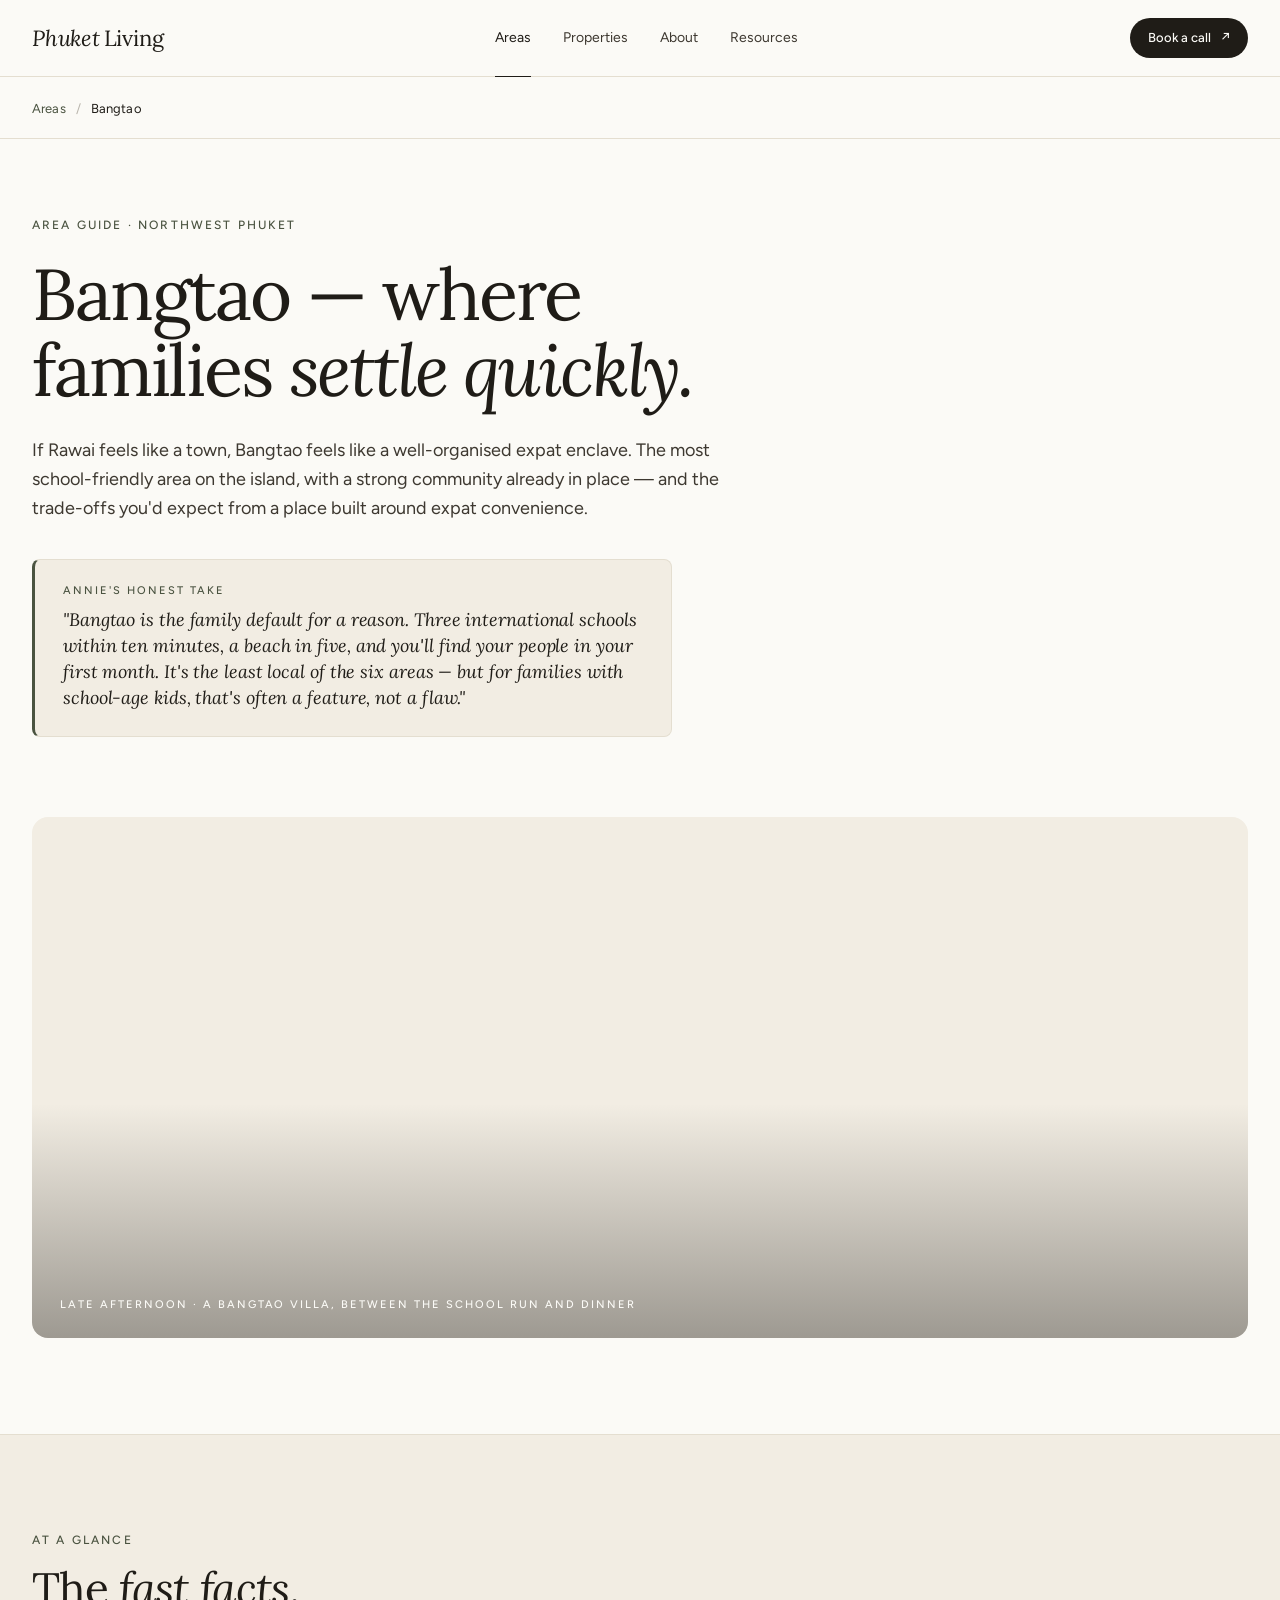
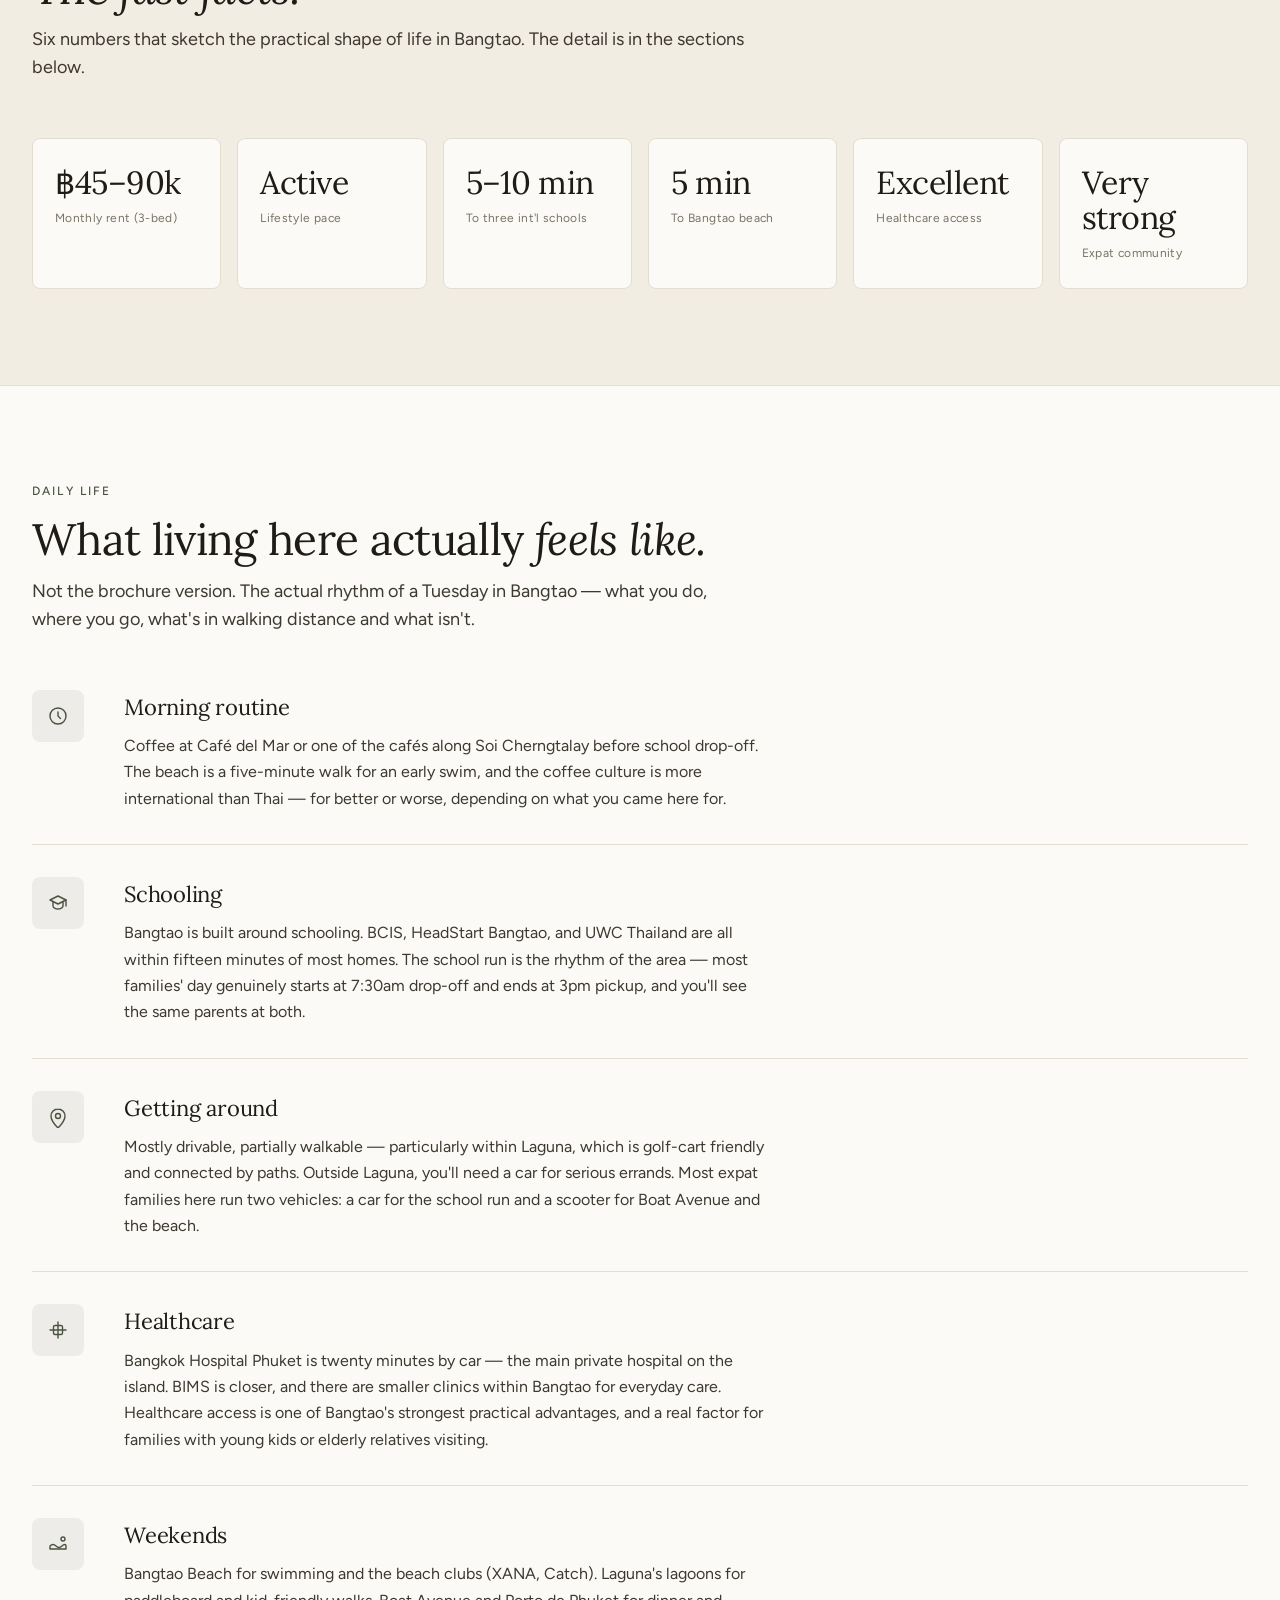
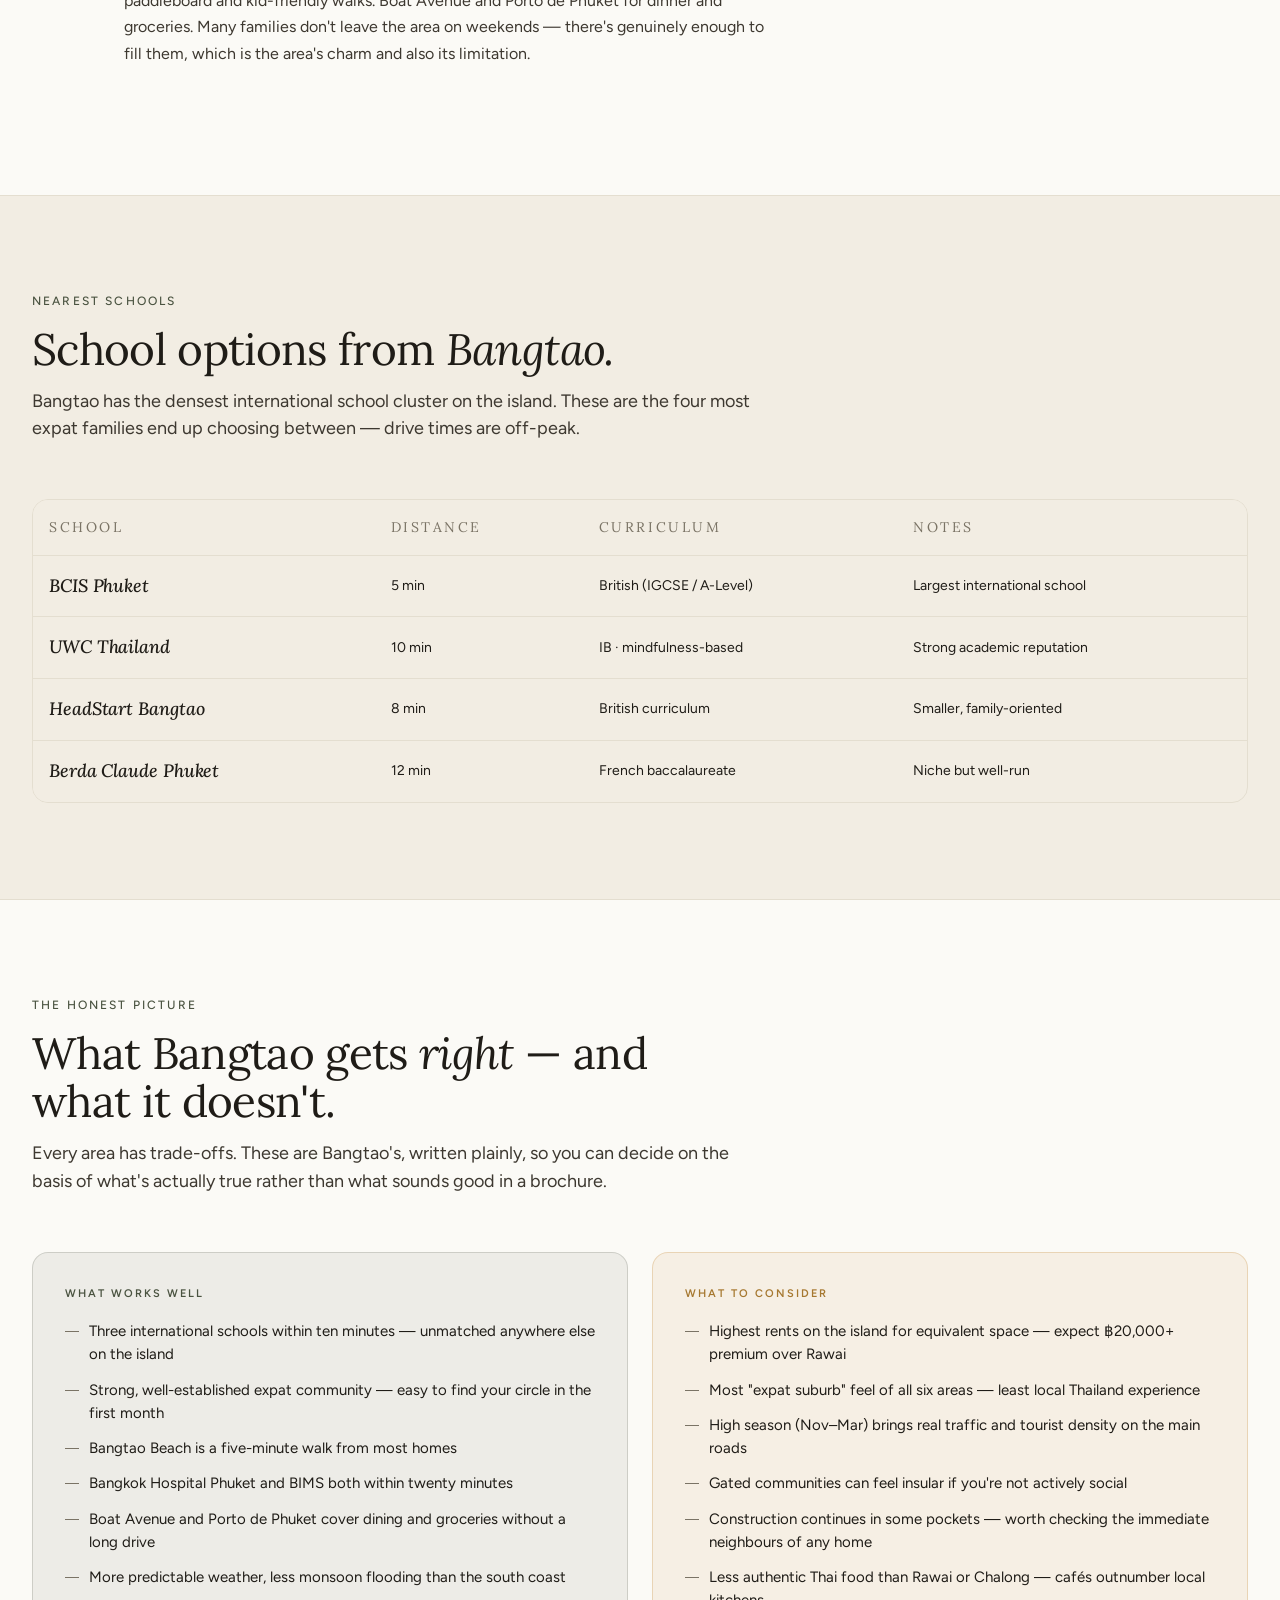
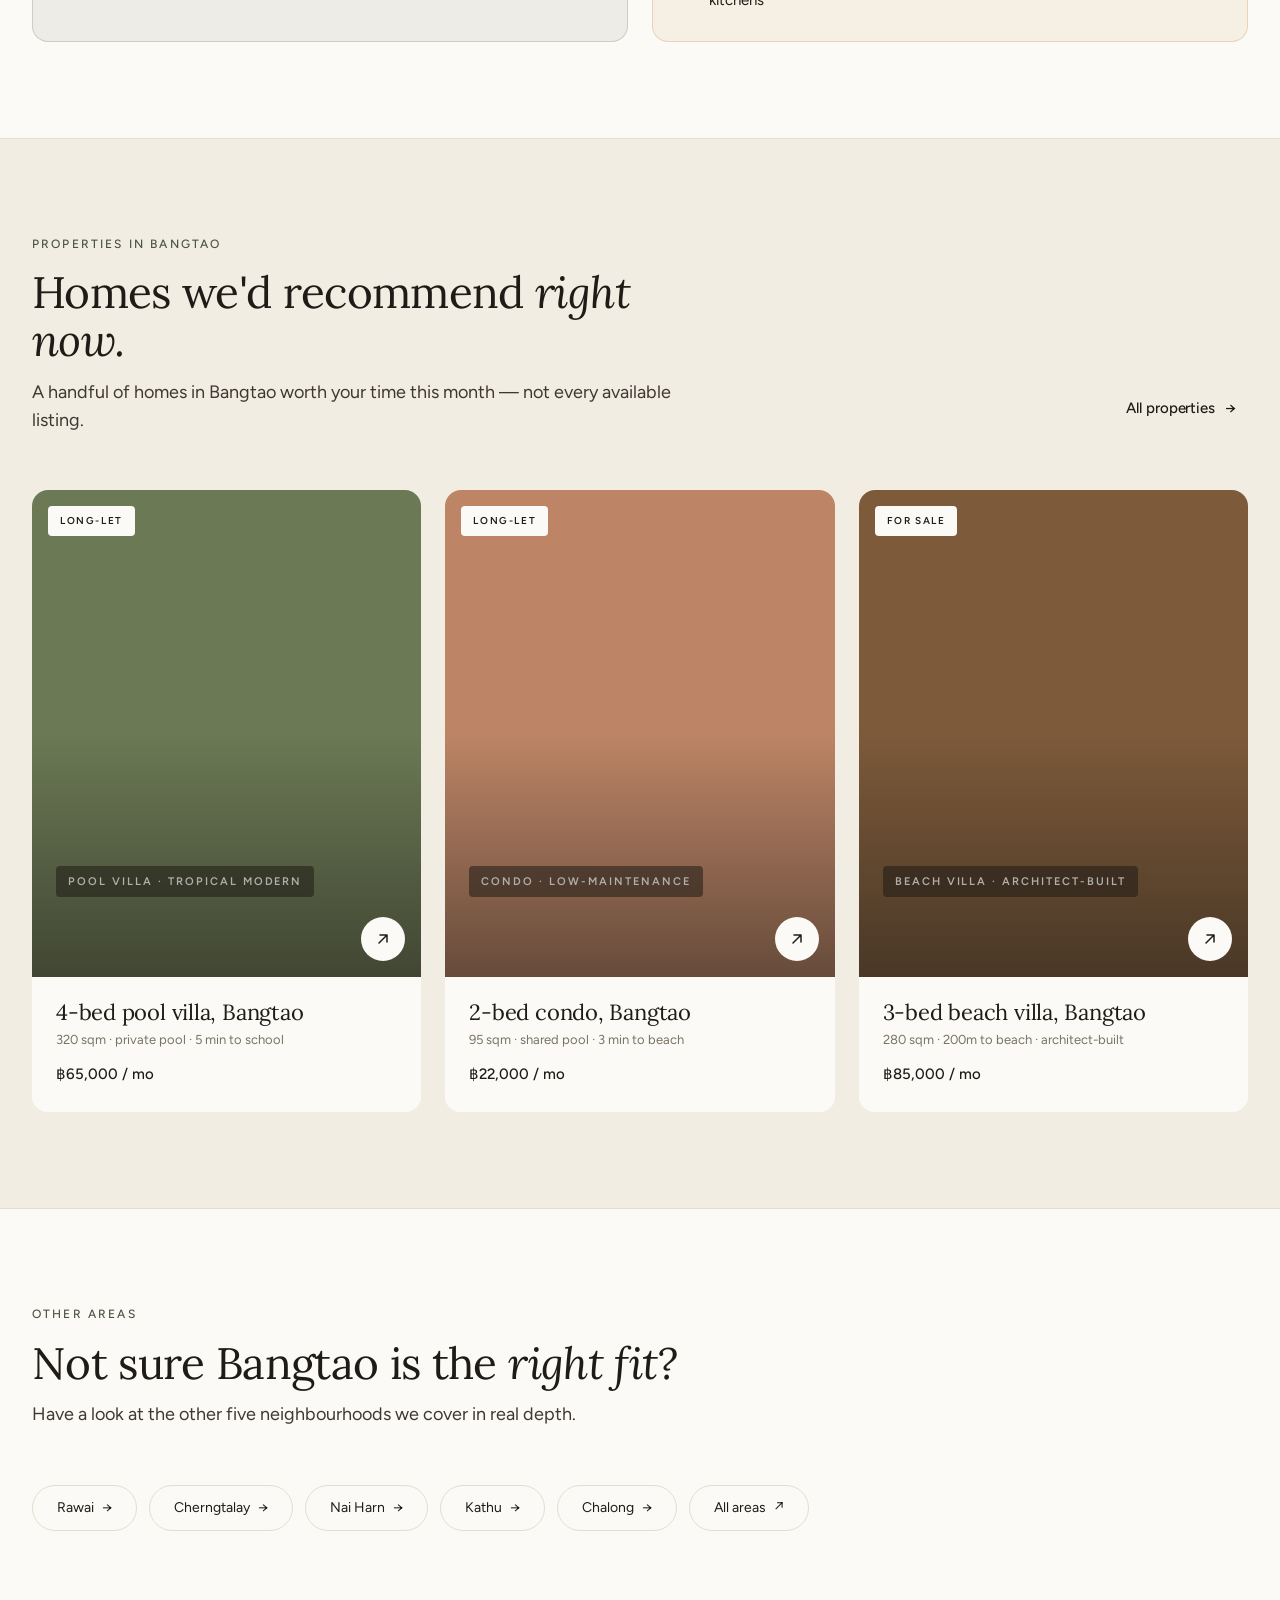
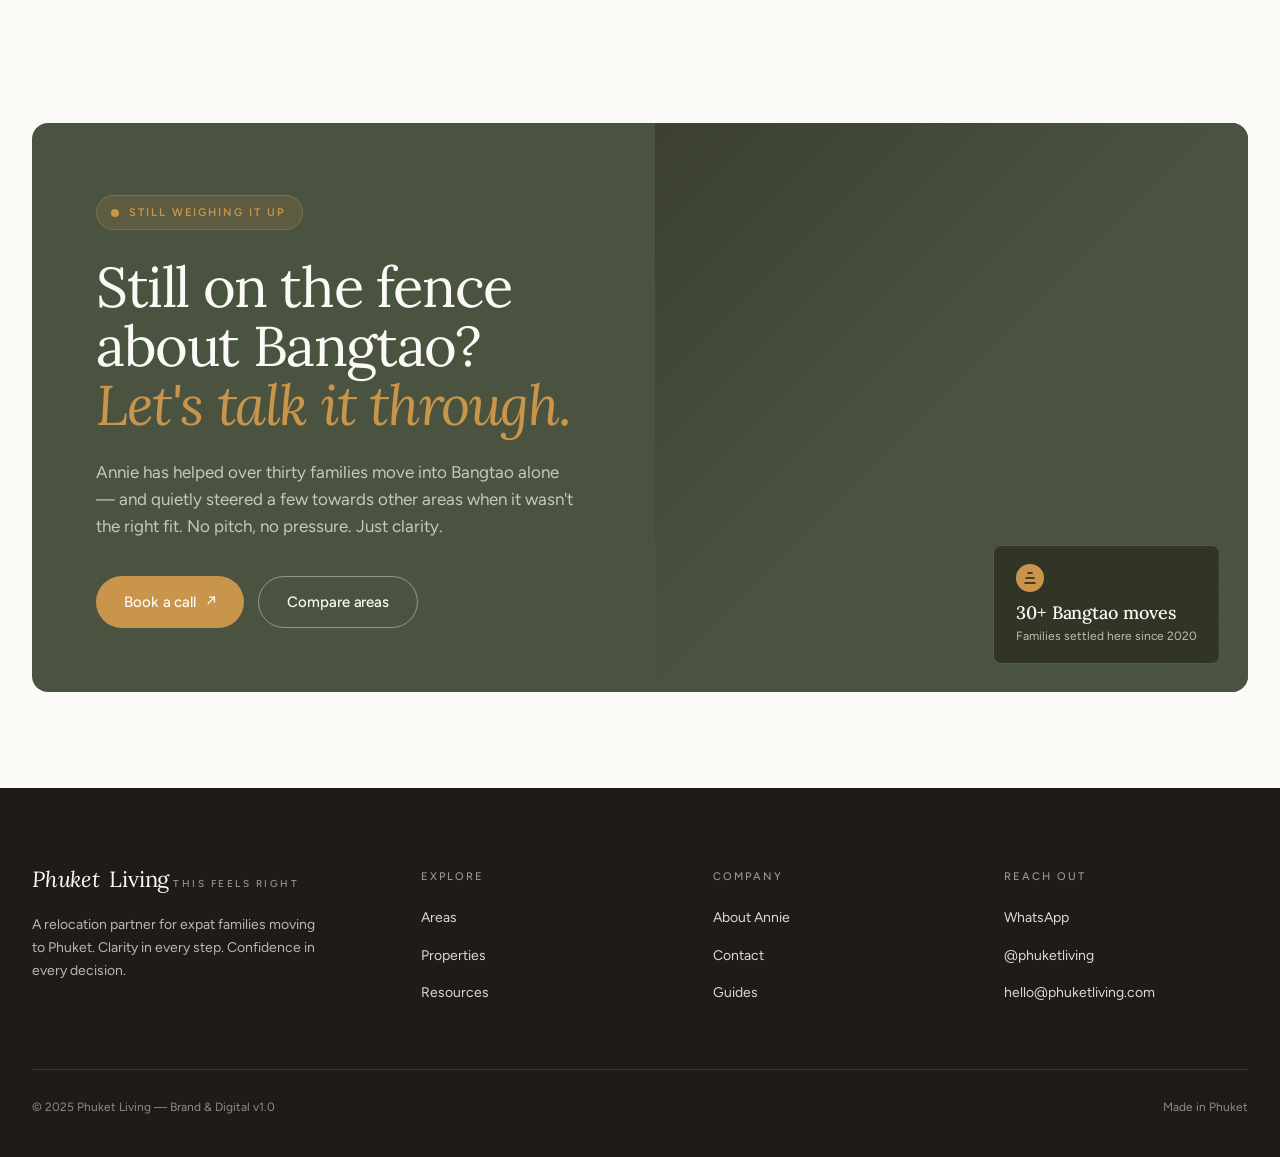
<file: area-bangtao.html>
<!DOCTYPE html>
<html lang="en">
<head>
<meta charset="UTF-8">
<meta name="viewport" content="width=device-width, initial-scale=1.0">
<title>Bangtao — Area guide · Phuket Living</title>
<meta name="description" content="The family-structured north — three international schools, a strong expat community, and Bangtao Beach five minutes away. The full guide to living in Bangtao.">

<link rel="preconnect" href="https://fonts.googleapis.com">
<link rel="preconnect" href="https://fonts.gstatic.com" crossorigin>
<link href="https://fonts.googleapis.com/css2?family=Lora:ital,wght@0,400;0,500;1,400;1,500&family=Figtree:wght@400;500;600&display=swap" rel="stylesheet">

<link rel="stylesheet" href="assets/css/main.css">
</head>
<body>

<!-- =========================================================
     NAV
     ========================================================= -->
<header class="site-nav">
  <div class="wrap row">
    <a href="index.html" class="wordmark" aria-label="Phuket Living — home">
      <span class="ph">Phuket</span><span>Living</span>
    </a>
    <nav class="links" aria-label="Primary">
      <a href="areas.html" class="active">Areas</a>
      <a href="properties.html">Properties</a>
      <a href="about.html">About</a>
      <a href="resources.html">Resources</a>
    </nav>
    <a href="contact.html" class="btn btn-primary btn-sm">Book a call <span class="arrow">↗</span></a>
    <button class="nav-toggle" aria-label="Open menu">
      <svg width="18" height="14" viewBox="0 0 18 14" fill="none"><path d="M1 1h16M1 7h16M1 13h16" stroke="#1F1C17" stroke-width="1.4" stroke-linecap="round"/></svg>
    </button>
  </div>
</header>

<!-- =========================================================
     BREADCRUMB
     ========================================================= -->
<div class="breadcrumb">
  <div class="wrap">
    <p class="breadcrumb-text">
      <a href="areas.html">Areas</a><span class="sep">/</span><span class="here">Bangtao</span>
    </p>
  </div>
</div>

<!-- =========================================================
     GUIDE HERO
     ========================================================= -->
<section class="guide-hero">
  <div class="wrap">
    <span class="eyebrow">Area guide · Northwest Phuket</span>
    <h1>Bangtao — where families <em>settle quickly.</em></h1>
    <p class="sub">If Rawai feels like a town, Bangtao feels like a well-organised expat enclave. The most school-friendly area on the island, with a strong community already in place — and the trade-offs you'd expect from a place built around expat convenience.</p>

    <div class="verdict-bar">
      <p class="verdict-label">Annie's honest take</p>
      <p class="verdict-text">"Bangtao is the family default for a reason. Three international schools within ten minutes, a beach in five, and you'll find your people in your first month. It's the least local of the six areas — but for families with school-age kids, that's often a feature, not a flaw."</p>
    </div>
  </div>
</section>

<!-- =========================================================
     FEATURED IMAGE
     ========================================================= -->
<section style="padding: 0 0 96px; background: var(--paper);">
  <div class="wrap">
    <div class="hero-media" style="margin-top: 0; aspect-ratio: 21/9; background-image: url('https://images.unsplash.com/photo-1564013799919-ab600027ffc6?auto=format&fit=crop&w=1800&q=80');">
      <span class="caption">Late afternoon · a Bangtao villa, between the school run and dinner</span>
    </div>
  </div>
</section>

<!-- =========================================================
     AT A GLANCE
     ========================================================= -->
<section class="section sand">
  <div class="wrap">
    <div class="section-head">
      <span class="eyebrow">At a glance</span>
      <h2 class="h2">The <em>fast facts.</em></h2>
      <p class="lead">Six numbers that sketch the practical shape of life in Bangtao. The detail is in the sections below.</p>
    </div>

    <div class="facts-grid-6">
      <div class="fact-card"><div class="v">฿45–90k</div><div class="k">Monthly rent (3-bed)</div></div>
      <div class="fact-card"><div class="v">Active</div><div class="k">Lifestyle pace</div></div>
      <div class="fact-card"><div class="v">5–10 min</div><div class="k">To three int'l schools</div></div>
      <div class="fact-card"><div class="v">5 min</div><div class="k">To Bangtao beach</div></div>
      <div class="fact-card"><div class="v">Excellent</div><div class="k">Healthcare access</div></div>
      <div class="fact-card"><div class="v">Very strong</div><div class="k">Expat community</div></div>
    </div>
  </div>
</section>

<!-- =========================================================
     DAILY LIFE
     ========================================================= -->
<section class="section paper">
  <div class="wrap">
    <div class="section-head">
      <span class="eyebrow">Daily life</span>
      <h2 class="h2">What living here actually <em>feels like.</em></h2>
      <p class="lead">Not the brochure version. The actual rhythm of a Tuesday in Bangtao — what you do, where you go, what's in walking distance and what isn't.</p>
    </div>

    <div class="life-list">
      <div class="life-row">
        <div class="life-icon">
          <svg width="22" height="22" viewBox="0 0 22 22" fill="none">
            <circle cx="11" cy="11" r="8" stroke="currentColor" stroke-width="1.4"/>
            <path d="M11 7v4l2.5 2.5" stroke="currentColor" stroke-width="1.4" stroke-linecap="round"/>
          </svg>
        </div>
        <div>
          <p class="life-title">Morning routine</p>
          <p class="life-desc">Coffee at Café del Mar or one of the cafés along Soi Cherngtalay before school drop-off. The beach is a five-minute walk for an early swim, and the coffee culture is more international than Thai — for better or worse, depending on what you came here for.</p>
        </div>
      </div>

      <div class="life-row">
        <div class="life-icon">
          <svg width="22" height="22" viewBox="0 0 22 22" fill="none">
            <path d="M3 8l8-4 8 4-8 4-8-4z" stroke="currentColor" stroke-width="1.4" stroke-linejoin="round"/>
            <path d="M6 9.5V14c0 1.5 2.5 3 5 3s5-1.5 5-3V9.5" stroke="currentColor" stroke-width="1.4" stroke-linecap="round"/>
            <path d="M19 8v6" stroke="currentColor" stroke-width="1.4" stroke-linecap="round"/>
          </svg>
        </div>
        <div>
          <p class="life-title">Schooling</p>
          <p class="life-desc">Bangtao is built around schooling. BCIS, HeadStart Bangtao, and UWC Thailand are all within fifteen minutes of most homes. The school run is the rhythm of the area — most families' day genuinely starts at 7:30am drop-off and ends at 3pm pickup, and you'll see the same parents at both.</p>
        </div>
      </div>

      <div class="life-row">
        <div class="life-icon">
          <svg width="22" height="22" viewBox="0 0 22 22" fill="none">
            <path d="M11 3C7.13 3 4 6.13 4 10c0 5 7 12 7 12s7-7 7-12c0-3.87-3.13-7-7-7z" stroke="currentColor" stroke-width="1.4"/>
            <circle cx="11" cy="10" r="2.5" stroke="currentColor" stroke-width="1.4"/>
          </svg>
        </div>
        <div>
          <p class="life-title">Getting around</p>
          <p class="life-desc">Mostly drivable, partially walkable — particularly within Laguna, which is golf-cart friendly and connected by paths. Outside Laguna, you'll need a car for serious errands. Most expat families here run two vehicles: a car for the school run and a scooter for Boat Avenue and the beach.</p>
        </div>
      </div>

      <div class="life-row">
        <div class="life-icon">
          <svg width="22" height="22" viewBox="0 0 22 22" fill="none">
            <path d="M11 3v16M3 11h16" stroke="currentColor" stroke-width="1.4" stroke-linecap="round"/>
            <rect x="6.5" y="6.5" width="9" height="9" rx="1.5" stroke="currentColor" stroke-width="1.4"/>
          </svg>
        </div>
        <div>
          <p class="life-title">Healthcare</p>
          <p class="life-desc">Bangkok Hospital Phuket is twenty minutes by car — the main private hospital on the island. BIMS is closer, and there are smaller clinics within Bangtao for everyday care. Healthcare access is one of Bangtao's strongest practical advantages, and a real factor for families with young kids or elderly relatives visiting.</p>
        </div>
      </div>

      <div class="life-row">
        <div class="life-icon">
          <svg width="22" height="22" viewBox="0 0 22 22" fill="none">
            <path d="M3 13c2-2 4-2 6 0s4 2 6 0 4-2 4 0v3H3v-3z" stroke="currentColor" stroke-width="1.4" stroke-linejoin="round"/>
            <circle cx="16" cy="6" r="2" stroke="currentColor" stroke-width="1.4"/>
          </svg>
        </div>
        <div>
          <p class="life-title">Weekends</p>
          <p class="life-desc">Bangtao Beach for swimming and the beach clubs (XANA, Catch). Laguna's lagoons for paddleboard and kid-friendly walks. Boat Avenue and Porto de Phuket for dinner and groceries. Many families don't leave the area on weekends — there's genuinely enough to fill them, which is the area's charm and also its limitation.</p>
        </div>
      </div>
    </div>
  </div>
</section>

<!-- =========================================================
     SCHOOLS NEARBY
     ========================================================= -->
<section class="section sand">
  <div class="wrap">
    <div class="section-head">
      <span class="eyebrow">Nearest schools</span>
      <h2 class="h2">School options from <em>Bangtao.</em></h2>
      <p class="lead">Bangtao has the densest international school cluster on the island. These are the four most expat families end up choosing between — drive times are off-peak.</p>
    </div>

    <div style="overflow-x: auto;">
      <table class="compare-table">
        <thead>
          <tr>
            <th><span class="area-h" style="font-style: normal; font-size: 14px; text-transform: uppercase; letter-spacing: 0.18em; color: var(--ink-muted);">School</span></th>
            <th><span class="area-h" style="font-style: normal; font-size: 14px; text-transform: uppercase; letter-spacing: 0.18em; color: var(--ink-muted);">Distance</span></th>
            <th><span class="area-h" style="font-style: normal; font-size: 14px; text-transform: uppercase; letter-spacing: 0.18em; color: var(--ink-muted);">Curriculum</span></th>
            <th><span class="area-h" style="font-style: normal; font-size: 14px; text-transform: uppercase; letter-spacing: 0.18em; color: var(--ink-muted);">Notes</span></th>
          </tr>
        </thead>
        <tbody>
          <tr>
            <td class="label" style="white-space: normal; width: auto;"><span style="font-family: var(--serif); font-style: italic; font-size: 18px; text-transform: none; letter-spacing: -0.005em; color: var(--ink);">BCIS Phuket</span></td>
            <td>5 min</td>
            <td>British (IGCSE / A-Level)</td>
            <td>Largest international school</td>
          </tr>
          <tr>
            <td class="label" style="white-space: normal; width: auto;"><span style="font-family: var(--serif); font-style: italic; font-size: 18px; text-transform: none; letter-spacing: -0.005em; color: var(--ink);">UWC Thailand</span></td>
            <td>10 min</td>
            <td>IB · mindfulness-based</td>
            <td>Strong academic reputation</td>
          </tr>
          <tr>
            <td class="label" style="white-space: normal; width: auto;"><span style="font-family: var(--serif); font-style: italic; font-size: 18px; text-transform: none; letter-spacing: -0.005em; color: var(--ink);">HeadStart Bangtao</span></td>
            <td>8 min</td>
            <td>British curriculum</td>
            <td>Smaller, family-oriented</td>
          </tr>
          <tr>
            <td class="label" style="white-space: normal; width: auto;"><span style="font-family: var(--serif); font-style: italic; font-size: 18px; text-transform: none; letter-spacing: -0.005em; color: var(--ink);">Berda Claude Phuket</span></td>
            <td>12 min</td>
            <td>French baccalaureate</td>
            <td>Niche but well-run</td>
          </tr>
        </tbody>
      </table>
    </div>
  </div>
</section>

<!-- =========================================================
     THE HONEST PICTURE
     ========================================================= -->
<section class="section paper">
  <div class="wrap">
    <div class="section-head">
      <span class="eyebrow">The honest picture</span>
      <h2 class="h2">What Bangtao gets <em>right</em> — and what it doesn't.</h2>
      <p class="lead">Every area has trade-offs. These are Bangtao's, written plainly, so you can decide on the basis of what's actually true rather than what sounds good in a brochure.</p>
    </div>

    <div class="honest-grid">
      <div class="honest-card pro">
        <p class="honest-title">What works well</p>
        <ul class="honest-list">
          <li>Three international schools within ten minutes — unmatched anywhere else on the island</li>
          <li>Strong, well-established expat community — easy to find your circle in the first month</li>
          <li>Bangtao Beach is a five-minute walk from most homes</li>
          <li>Bangkok Hospital Phuket and BIMS both within twenty minutes</li>
          <li>Boat Avenue and Porto de Phuket cover dining and groceries without a long drive</li>
          <li>More predictable weather, less monsoon flooding than the south coast</li>
        </ul>
      </div>

      <div class="honest-card con">
        <p class="honest-title">What to consider</p>
        <ul class="honest-list">
          <li>Highest rents on the island for equivalent space — expect ฿20,000+ premium over Rawai</li>
          <li>Most "expat suburb" feel of all six areas — least local Thailand experience</li>
          <li>High season (Nov–Mar) brings real traffic and tourist density on the main roads</li>
          <li>Gated communities can feel insular if you're not actively social</li>
          <li>Construction continues in some pockets — worth checking the immediate neighbours of any home</li>
          <li>Less authentic Thai food than Rawai or Chalong — cafés outnumber local kitchens</li>
        </ul>
      </div>
    </div>
  </div>
</section>

<!-- =========================================================
     PROPERTIES IN BANGTAO
     ========================================================= -->
<section class="section sand">
  <div class="wrap">
    <div class="section-head" style="display:flex; align-items:flex-end; justify-content:space-between; gap:32px; flex-wrap:wrap; max-width:none;">
      <div style="display:grid; gap:14px; max-width: 640px;">
        <span class="eyebrow">Properties in Bangtao</span>
        <h2 class="h2">Homes we'd recommend <em>right now.</em></h2>
        <p class="lead">A handful of homes in Bangtao worth your time this month — not every available listing.</p>
      </div>
      <a href="properties.html" class="btn btn-ghost">All properties <span class="arrow">→</span></a>
    </div>

    <div class="cards-grid">
      <article class="prop-card tone-leaf">
        <div class="media" style="background-image: url('https://images.unsplash.com/photo-1613490493576-7fde63acd811?auto=format&fit=crop&w=900&q=80');">
          <span class="badge">Long-let</span>
          <span class="caption"><span class="type">Pool villa · tropical modern</span></span>
          <span class="arrow-btn"><svg width="14" height="14" viewBox="0 0 14 14" fill="none"><path d="M3 11L11 3M11 3H4M11 3v7" stroke="#1F1C17" stroke-width="1.5" stroke-linecap="round" stroke-linejoin="round"/></svg></span>
        </div>
        <div class="meta">
          <span class="title">4-bed pool villa, Bangtao</span>
          <span class="sub">320 sqm · private pool · 5 min to school</span>
          <span class="price">฿65,000 / mo</span>
        </div>
      </article>

      <article class="prop-card tone-clay">
        <div class="media" style="background-image: url('https://images.unsplash.com/photo-1600596542815-ffad4c1539a9?auto=format&fit=crop&w=900&q=80');">
          <span class="badge">Long-let</span>
          <span class="caption"><span class="type">Condo · low-maintenance</span></span>
          <span class="arrow-btn"><svg width="14" height="14" viewBox="0 0 14 14" fill="none"><path d="M3 11L11 3M11 3H4M11 3v7" stroke="#1F1C17" stroke-width="1.5" stroke-linecap="round" stroke-linejoin="round"/></svg></span>
        </div>
        <div class="meta">
          <span class="title">2-bed condo, Bangtao</span>
          <span class="sub">95 sqm · shared pool · 3 min to beach</span>
          <span class="price">฿22,000 / mo</span>
        </div>
      </article>

      <article class="prop-card tone-brown">
        <div class="media" style="background-image: url('https://images.unsplash.com/photo-1564013799919-ab600027ffc6?auto=format&fit=crop&w=900&q=80');">
          <span class="badge">For sale</span>
          <span class="caption"><span class="type">Beach villa · architect-built</span></span>
          <span class="arrow-btn"><svg width="14" height="14" viewBox="0 0 14 14" fill="none"><path d="M3 11L11 3M11 3H4M11 3v7" stroke="#1F1C17" stroke-width="1.5" stroke-linecap="round" stroke-linejoin="round"/></svg></span>
        </div>
        <div class="meta">
          <span class="title">3-bed beach villa, Bangtao</span>
          <span class="sub">280 sqm · 200m to beach · architect-built</span>
          <span class="price">฿85,000 / mo</span>
        </div>
      </article>
    </div>
  </div>
</section>

<!-- =========================================================
     OTHER AREAS
     ========================================================= -->
<section class="section paper">
  <div class="wrap">
    <div class="section-head">
      <span class="eyebrow">Other areas</span>
      <h2 class="h2">Not sure Bangtao is the <em>right fit?</em></h2>
      <p class="lead">Have a look at the other five neighbourhoods we cover in real depth.</p>
    </div>

    <div class="area-pills">
      <a href="area-rawai.html" class="area-pill">Rawai <span class="arrow">→</span></a>
      <a href="area-cherngtalay.html" class="area-pill">Cherngtalay <span class="arrow">→</span></a>
      <a href="area-naiharn.html" class="area-pill">Nai Harn <span class="arrow">→</span></a>
      <a href="area-kathu.html" class="area-pill">Kathu <span class="arrow">→</span></a>
      <a href="area-chalong.html" class="area-pill">Chalong <span class="arrow">→</span></a>
      <a href="areas.html" class="area-pill">All areas <span class="arrow">↗</span></a>
    </div>
  </div>
</section>

<!-- =========================================================
     FOOTER CTA
     ========================================================= -->
<section class="cta-block">
  <div class="wrap">
    <div class="cta-card">
      <div class="cta-card-content">
        <span class="cta-card-eyebrow"><span class="dot"></span>Still weighing it up</span>
        <h2>
          <span class="lead-line">Still on the fence about Bangtao?</span>
          <em>Let's talk it through.</em>
        </h2>
        <p class="sub">Annie has helped over thirty families move into Bangtao alone — and quietly steered a few towards other areas when it wasn't the right fit. No pitch, no pressure. Just clarity.</p>
        <div class="cta-row">
          <a href="contact.html" class="btn btn-accent">Book a call <span class="arrow">↗</span></a>
          <a href="areas.html" class="btn btn-ghost-on-dark">Compare areas</a>
        </div>
      </div>
      <div class="cta-card-image" style="background-image: url('https://images.unsplash.com/photo-1564013799919-ab600027ffc6?auto=format&fit=crop&w=1400&q=80');">
        <div class="cta-card-stat">
          <span class="stat-icon">
            <svg width="14" height="14" viewBox="0 0 14 14" fill="none"><path d="M2 12h10M3 7h8M5 2h4" stroke="currentColor" stroke-width="1.6" stroke-linecap="round"/></svg>
          </span>
          <p class="stat-title">30+ Bangtao moves</p>
          <p class="stat-sub">Families settled here since 2020</p>
        </div>
      </div>
    </div>
  </div>
</section>

<!-- =========================================================
     FOOTER
     ========================================================= -->
<footer class="site-foot">
  <div class="wrap">
    <div class="row">
      <div>
        <span class="wordmark"><span class="ph">Phuket</span>&nbsp;Living<span class="tag">This feels right</span></span>
        <p>A relocation partner for expat families moving to Phuket. Clarity in every step. Confidence in every decision.</p>
      </div>
      <div>
        <h4>Explore</h4>
        <ul>
          <li><a href="areas.html">Areas</a></li>
          <li><a href="properties.html">Properties</a></li>
          <li><a href="resources.html">Resources</a></li>
        </ul>
      </div>
      <div>
        <h4>Company</h4>
        <ul>
          <li><a href="about.html">About Annie</a></li>
          <li><a href="contact.html">Contact</a></li>
          <li><a href="resources.html">Guides</a></li>
        </ul>
      </div>
      <div>
        <h4>Reach out</h4>
        <ul>
          <li><a href="#">WhatsApp</a></li>
          <li><a href="#">@phuketliving</a></li>
          <li><a href="mailto:hello@phuketliving.com">hello@phuketliving.com</a></li>
        </ul>
      </div>
    </div>
    <div class="legal">
      <span>© 2025 Phuket Living — Brand &amp; Digital v1.0</span>
      <span>Made in Phuket</span>
    </div>
  </div>
</footer>

</body>
</html>
</file>
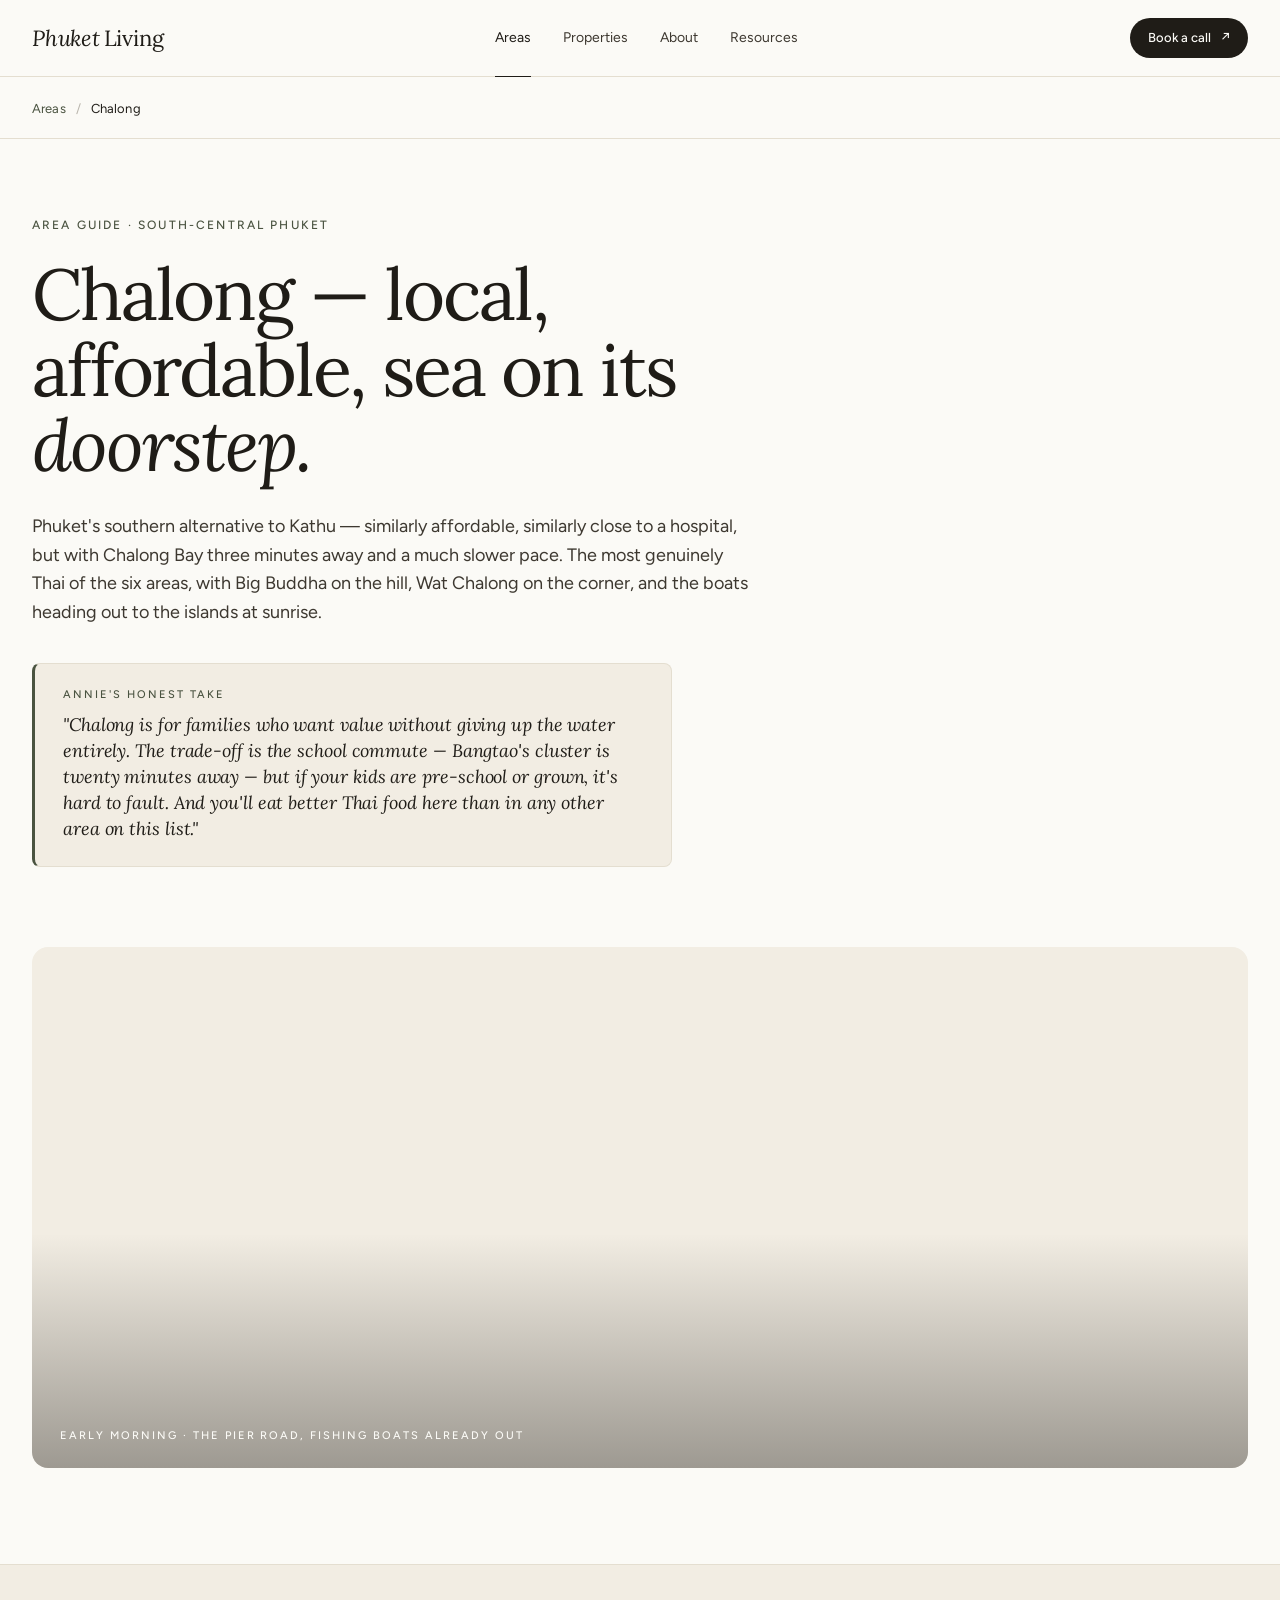
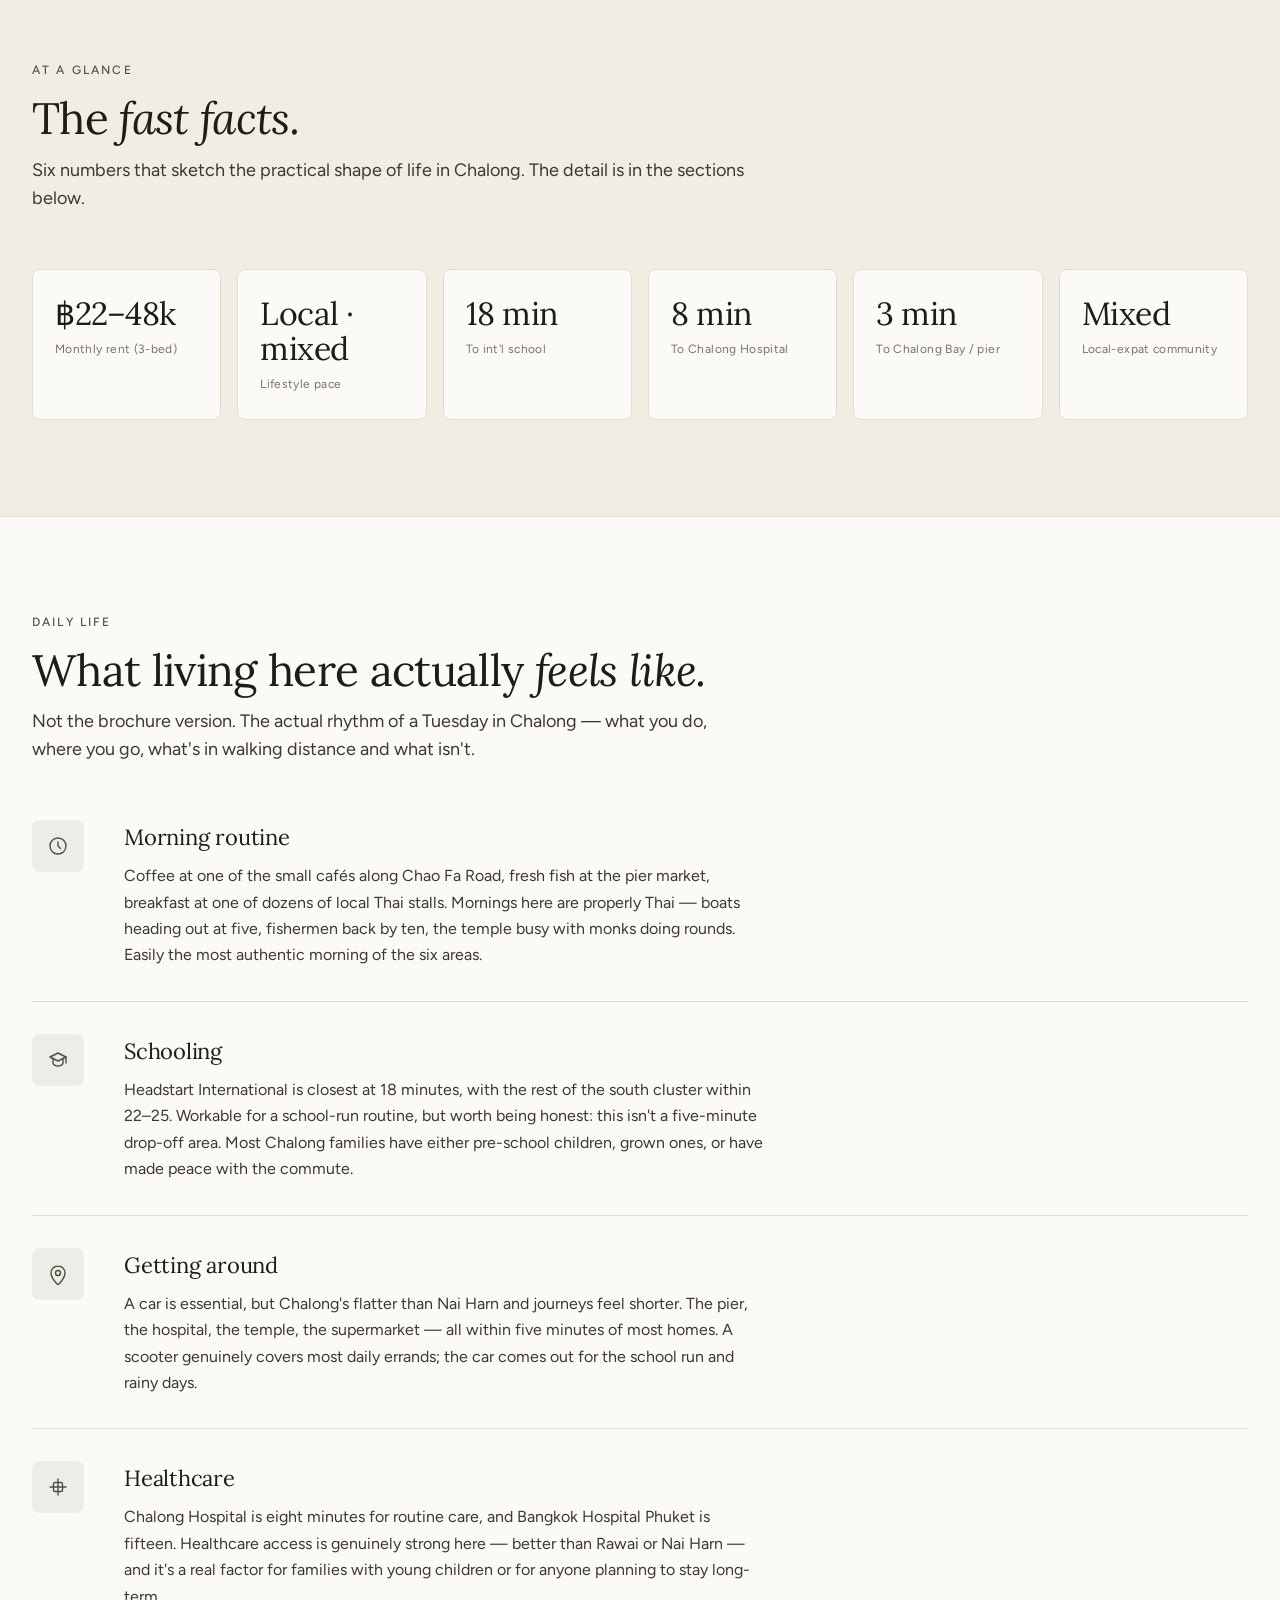
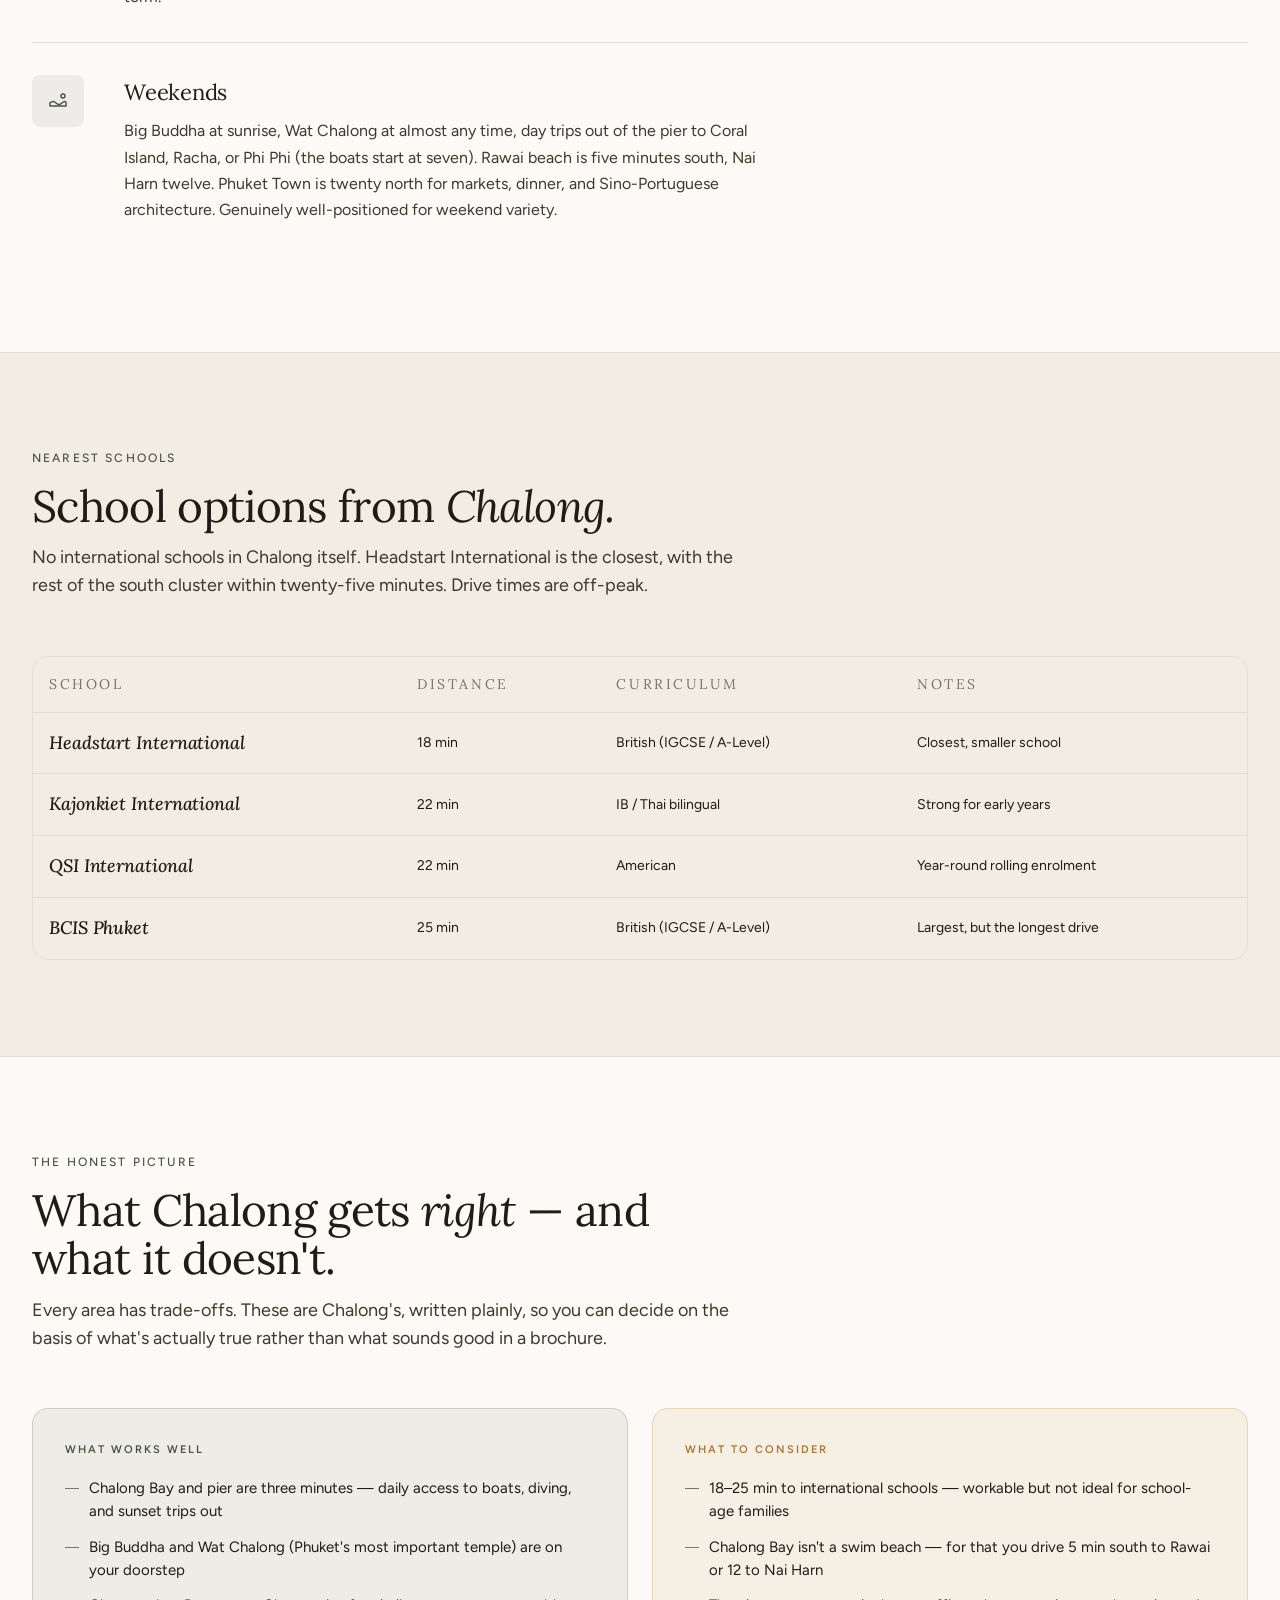
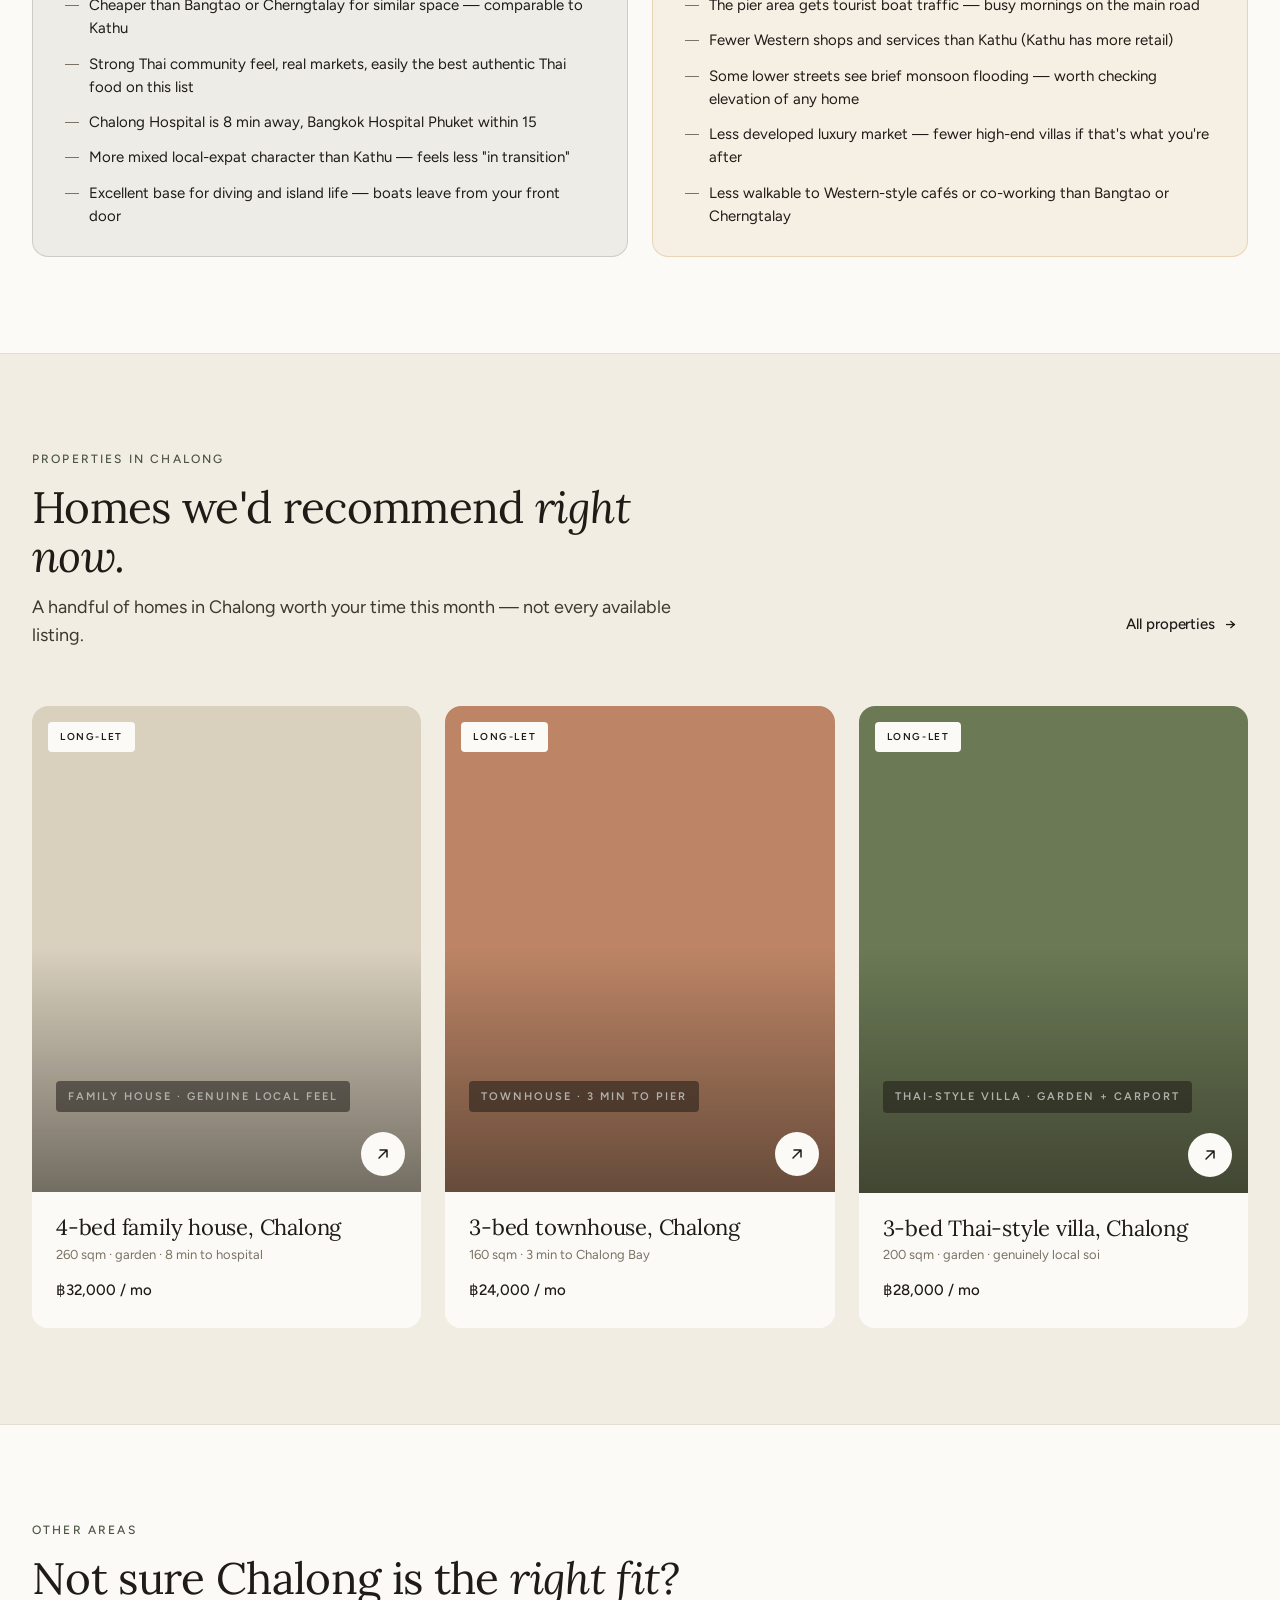
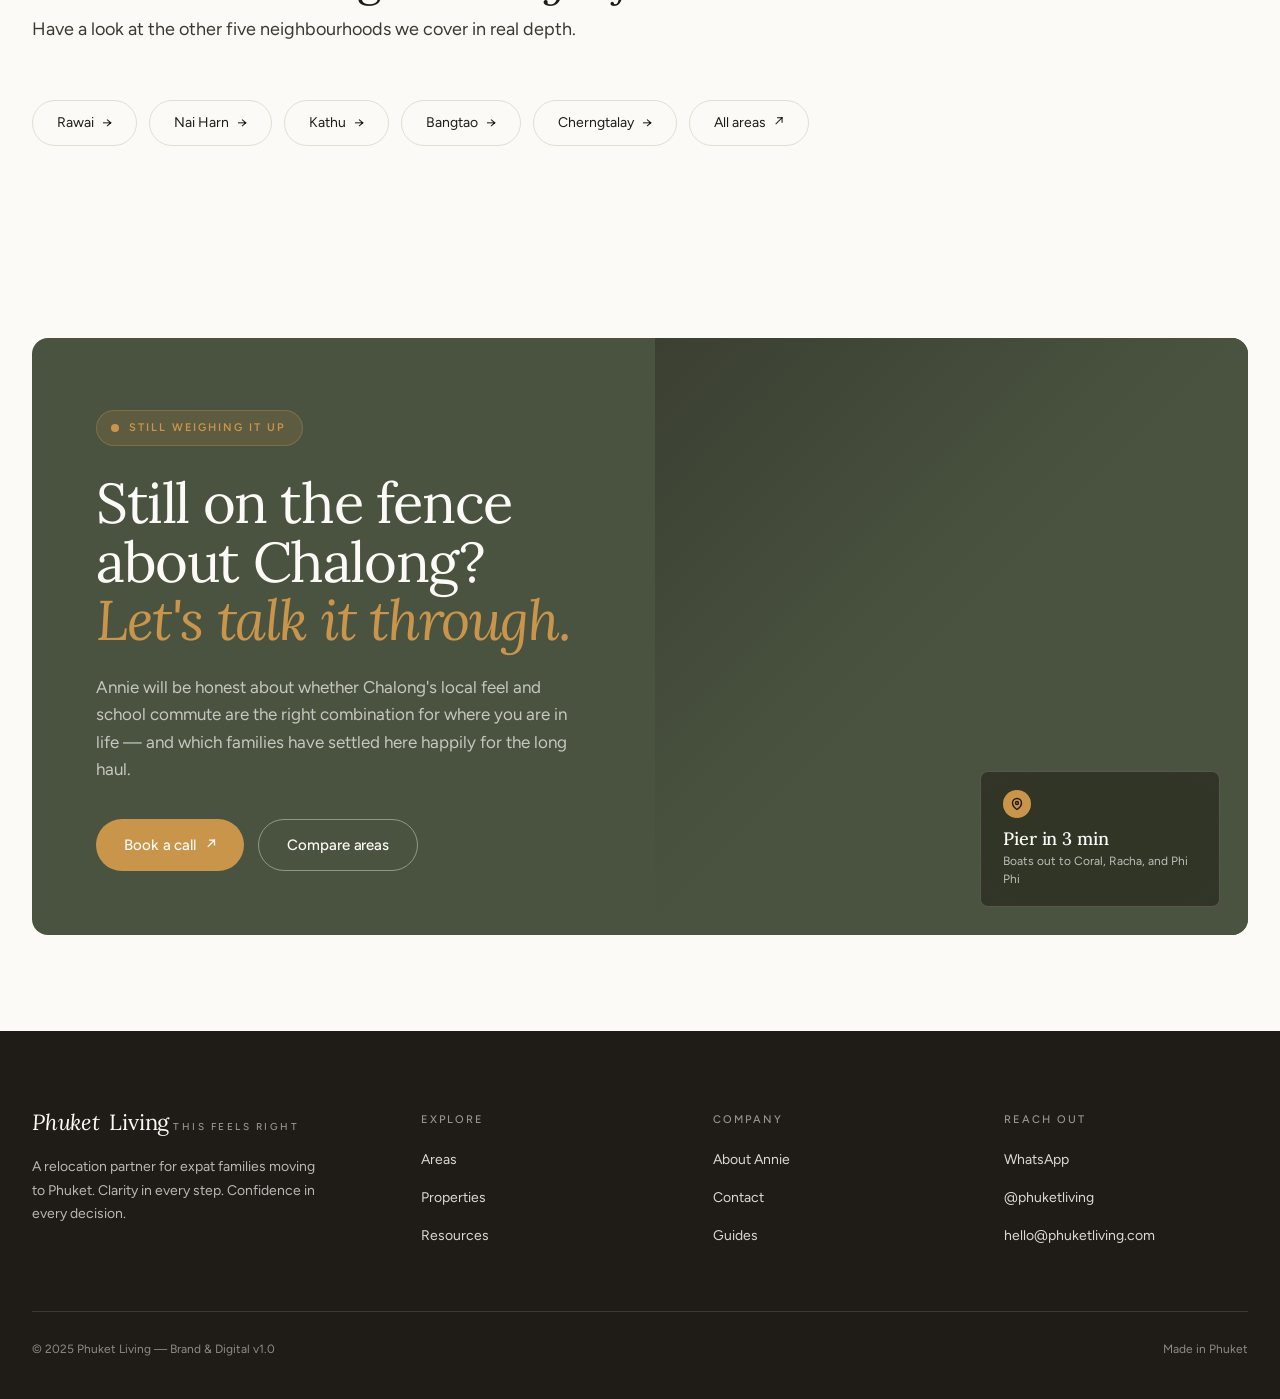
<file: area-chalong.html>
<!DOCTYPE html>
<html lang="en">
<head>
<meta charset="UTF-8">
<meta name="viewport" content="width=device-width, initial-scale=1.0">
<title>Chalong — Area guide · Phuket Living</title>
<meta name="description" content="Local, affordable, and with the sea on its doorstep. The full guide to living in Chalong — three minutes from the pier, eight from the hospital, and a real Thai neighbourhood character.">

<link rel="preconnect" href="https://fonts.googleapis.com">
<link rel="preconnect" href="https://fonts.gstatic.com" crossorigin>
<link href="https://fonts.googleapis.com/css2?family=Lora:ital,wght@0,400;0,500;1,400;1,500&family=Figtree:wght@400;500;600&display=swap" rel="stylesheet">

<link rel="stylesheet" href="assets/css/main.css">
</head>
<body>

<header class="site-nav">
  <div class="wrap row">
    <a href="index.html" class="wordmark" aria-label="Phuket Living — home">
      <span class="ph">Phuket</span><span>Living</span>
    </a>
    <nav class="links" aria-label="Primary">
      <a href="areas.html" class="active">Areas</a>
      <a href="properties.html">Properties</a>
      <a href="about.html">About</a>
      <a href="resources.html">Resources</a>
    </nav>
    <a href="contact.html" class="btn btn-primary btn-sm">Book a call <span class="arrow">↗</span></a>
    <button class="nav-toggle" aria-label="Open menu">
      <svg width="18" height="14" viewBox="0 0 18 14" fill="none"><path d="M1 1h16M1 7h16M1 13h16" stroke="#1F1C17" stroke-width="1.4" stroke-linecap="round"/></svg>
    </button>
  </div>
</header>

<div class="breadcrumb">
  <div class="wrap">
    <p class="breadcrumb-text">
      <a href="areas.html">Areas</a><span class="sep">/</span><span class="here">Chalong</span>
    </p>
  </div>
</div>

<section class="guide-hero">
  <div class="wrap">
    <span class="eyebrow">Area guide · South-central Phuket</span>
    <h1>Chalong — local, affordable, sea on its <em>doorstep.</em></h1>
    <p class="sub">Phuket's southern alternative to Kathu — similarly affordable, similarly close to a hospital, but with Chalong Bay three minutes away and a much slower pace. The most genuinely Thai of the six areas, with Big Buddha on the hill, Wat Chalong on the corner, and the boats heading out to the islands at sunrise.</p>

    <div class="verdict-bar">
      <p class="verdict-label">Annie's honest take</p>
      <p class="verdict-text">"Chalong is for families who want value without giving up the water entirely. The trade-off is the school commute — Bangtao's cluster is twenty minutes away — but if your kids are pre-school or grown, it's hard to fault. And you'll eat better Thai food here than in any other area on this list."</p>
    </div>
  </div>
</section>

<section style="padding: 0 0 96px; background: var(--paper);">
  <div class="wrap">
    <div class="hero-media" style="margin-top: 0; aspect-ratio: 21/9; background-image: url('https://images.unsplash.com/photo-1505691938895-1758d7feb511?auto=format&fit=crop&w=1800&q=80');">
      <span class="caption">Early morning · the pier road, fishing boats already out</span>
    </div>
  </div>
</section>

<section class="section sand">
  <div class="wrap">
    <div class="section-head">
      <span class="eyebrow">At a glance</span>
      <h2 class="h2">The <em>fast facts.</em></h2>
      <p class="lead">Six numbers that sketch the practical shape of life in Chalong. The detail is in the sections below.</p>
    </div>

    <div class="facts-grid-6">
      <div class="fact-card"><div class="v">฿22–48k</div><div class="k">Monthly rent (3-bed)</div></div>
      <div class="fact-card"><div class="v">Local · mixed</div><div class="k">Lifestyle pace</div></div>
      <div class="fact-card"><div class="v">18 min</div><div class="k">To int'l school</div></div>
      <div class="fact-card"><div class="v">8 min</div><div class="k">To Chalong Hospital</div></div>
      <div class="fact-card"><div class="v">3 min</div><div class="k">To Chalong Bay / pier</div></div>
      <div class="fact-card"><div class="v">Mixed</div><div class="k">Local-expat community</div></div>
    </div>
  </div>
</section>

<section class="section paper">
  <div class="wrap">
    <div class="section-head">
      <span class="eyebrow">Daily life</span>
      <h2 class="h2">What living here actually <em>feels like.</em></h2>
      <p class="lead">Not the brochure version. The actual rhythm of a Tuesday in Chalong — what you do, where you go, what's in walking distance and what isn't.</p>
    </div>

    <div class="life-list">
      <div class="life-row">
        <div class="life-icon">
          <svg width="22" height="22" viewBox="0 0 22 22" fill="none">
            <circle cx="11" cy="11" r="8" stroke="currentColor" stroke-width="1.4"/>
            <path d="M11 7v4l2.5 2.5" stroke="currentColor" stroke-width="1.4" stroke-linecap="round"/>
          </svg>
        </div>
        <div>
          <p class="life-title">Morning routine</p>
          <p class="life-desc">Coffee at one of the small cafés along Chao Fa Road, fresh fish at the pier market, breakfast at one of dozens of local Thai stalls. Mornings here are properly Thai — boats heading out at five, fishermen back by ten, the temple busy with monks doing rounds. Easily the most authentic morning of the six areas.</p>
        </div>
      </div>

      <div class="life-row">
        <div class="life-icon">
          <svg width="22" height="22" viewBox="0 0 22 22" fill="none">
            <path d="M3 8l8-4 8 4-8 4-8-4z" stroke="currentColor" stroke-width="1.4" stroke-linejoin="round"/>
            <path d="M6 9.5V14c0 1.5 2.5 3 5 3s5-1.5 5-3V9.5" stroke="currentColor" stroke-width="1.4" stroke-linecap="round"/>
            <path d="M19 8v6" stroke="currentColor" stroke-width="1.4" stroke-linecap="round"/>
          </svg>
        </div>
        <div>
          <p class="life-title">Schooling</p>
          <p class="life-desc">Headstart International is closest at 18 minutes, with the rest of the south cluster within 22–25. Workable for a school-run routine, but worth being honest: this isn't a five-minute drop-off area. Most Chalong families have either pre-school children, grown ones, or have made peace with the commute.</p>
        </div>
      </div>

      <div class="life-row">
        <div class="life-icon">
          <svg width="22" height="22" viewBox="0 0 22 22" fill="none">
            <path d="M11 3C7.13 3 4 6.13 4 10c0 5 7 12 7 12s7-7 7-12c0-3.87-3.13-7-7-7z" stroke="currentColor" stroke-width="1.4"/>
            <circle cx="11" cy="10" r="2.5" stroke="currentColor" stroke-width="1.4"/>
          </svg>
        </div>
        <div>
          <p class="life-title">Getting around</p>
          <p class="life-desc">A car is essential, but Chalong's flatter than Nai Harn and journeys feel shorter. The pier, the hospital, the temple, the supermarket — all within five minutes of most homes. A scooter genuinely covers most daily errands; the car comes out for the school run and rainy days.</p>
        </div>
      </div>

      <div class="life-row">
        <div class="life-icon">
          <svg width="22" height="22" viewBox="0 0 22 22" fill="none">
            <path d="M11 3v16M3 11h16" stroke="currentColor" stroke-width="1.4" stroke-linecap="round"/>
            <rect x="6.5" y="6.5" width="9" height="9" rx="1.5" stroke="currentColor" stroke-width="1.4"/>
          </svg>
        </div>
        <div>
          <p class="life-title">Healthcare</p>
          <p class="life-desc">Chalong Hospital is eight minutes for routine care, and Bangkok Hospital Phuket is fifteen. Healthcare access is genuinely strong here — better than Rawai or Nai Harn — and it's a real factor for families with young children or for anyone planning to stay long-term.</p>
        </div>
      </div>

      <div class="life-row">
        <div class="life-icon">
          <svg width="22" height="22" viewBox="0 0 22 22" fill="none">
            <path d="M3 13c2-2 4-2 6 0s4 2 6 0 4-2 4 0v3H3v-3z" stroke="currentColor" stroke-width="1.4" stroke-linejoin="round"/>
            <circle cx="16" cy="6" r="2" stroke="currentColor" stroke-width="1.4"/>
          </svg>
        </div>
        <div>
          <p class="life-title">Weekends</p>
          <p class="life-desc">Big Buddha at sunrise, Wat Chalong at almost any time, day trips out of the pier to Coral Island, Racha, or Phi Phi (the boats start at seven). Rawai beach is five minutes south, Nai Harn twelve. Phuket Town is twenty north for markets, dinner, and Sino-Portuguese architecture. Genuinely well-positioned for weekend variety.</p>
        </div>
      </div>
    </div>
  </div>
</section>

<section class="section sand">
  <div class="wrap">
    <div class="section-head">
      <span class="eyebrow">Nearest schools</span>
      <h2 class="h2">School options from <em>Chalong.</em></h2>
      <p class="lead">No international schools in Chalong itself. Headstart International is the closest, with the rest of the south cluster within twenty-five minutes. Drive times are off-peak.</p>
    </div>

    <div style="overflow-x: auto;">
      <table class="compare-table">
        <thead>
          <tr>
            <th><span class="area-h" style="font-style: normal; font-size: 14px; text-transform: uppercase; letter-spacing: 0.18em; color: var(--ink-muted);">School</span></th>
            <th><span class="area-h" style="font-style: normal; font-size: 14px; text-transform: uppercase; letter-spacing: 0.18em; color: var(--ink-muted);">Distance</span></th>
            <th><span class="area-h" style="font-style: normal; font-size: 14px; text-transform: uppercase; letter-spacing: 0.18em; color: var(--ink-muted);">Curriculum</span></th>
            <th><span class="area-h" style="font-style: normal; font-size: 14px; text-transform: uppercase; letter-spacing: 0.18em; color: var(--ink-muted);">Notes</span></th>
          </tr>
        </thead>
        <tbody>
          <tr>
            <td class="label" style="white-space: normal; width: auto;"><span style="font-family: var(--serif); font-style: italic; font-size: 18px; text-transform: none; letter-spacing: -0.005em; color: var(--ink);">Headstart International</span></td>
            <td>18 min</td>
            <td>British (IGCSE / A-Level)</td>
            <td>Closest, smaller school</td>
          </tr>
          <tr>
            <td class="label" style="white-space: normal; width: auto;"><span style="font-family: var(--serif); font-style: italic; font-size: 18px; text-transform: none; letter-spacing: -0.005em; color: var(--ink);">Kajonkiet International</span></td>
            <td>22 min</td>
            <td>IB / Thai bilingual</td>
            <td>Strong for early years</td>
          </tr>
          <tr>
            <td class="label" style="white-space: normal; width: auto;"><span style="font-family: var(--serif); font-style: italic; font-size: 18px; text-transform: none; letter-spacing: -0.005em; color: var(--ink);">QSI International</span></td>
            <td>22 min</td>
            <td>American</td>
            <td>Year-round rolling enrolment</td>
          </tr>
          <tr>
            <td class="label" style="white-space: normal; width: auto;"><span style="font-family: var(--serif); font-style: italic; font-size: 18px; text-transform: none; letter-spacing: -0.005em; color: var(--ink);">BCIS Phuket</span></td>
            <td>25 min</td>
            <td>British (IGCSE / A-Level)</td>
            <td>Largest, but the longest drive</td>
          </tr>
        </tbody>
      </table>
    </div>
  </div>
</section>

<section class="section paper">
  <div class="wrap">
    <div class="section-head">
      <span class="eyebrow">The honest picture</span>
      <h2 class="h2">What Chalong gets <em>right</em> — and what it doesn't.</h2>
      <p class="lead">Every area has trade-offs. These are Chalong's, written plainly, so you can decide on the basis of what's actually true rather than what sounds good in a brochure.</p>
    </div>

    <div class="honest-grid">
      <div class="honest-card pro">
        <p class="honest-title">What works well</p>
        <ul class="honest-list">
          <li>Chalong Bay and pier are three minutes — daily access to boats, diving, and sunset trips out</li>
          <li>Big Buddha and Wat Chalong (Phuket's most important temple) are on your doorstep</li>
          <li>Cheaper than Bangtao or Cherngtalay for similar space — comparable to Kathu</li>
          <li>Strong Thai community feel, real markets, easily the best authentic Thai food on this list</li>
          <li>Chalong Hospital is 8 min away, Bangkok Hospital Phuket within 15</li>
          <li>More mixed local-expat character than Kathu — feels less "in transition"</li>
          <li>Excellent base for diving and island life — boats leave from your front door</li>
        </ul>
      </div>

      <div class="honest-card con">
        <p class="honest-title">What to consider</p>
        <ul class="honest-list">
          <li>18–25 min to international schools — workable but not ideal for school-age families</li>
          <li>Chalong Bay isn't a swim beach — for that you drive 5 min south to Rawai or 12 to Nai Harn</li>
          <li>The pier area gets tourist boat traffic — busy mornings on the main road</li>
          <li>Fewer Western shops and services than Kathu (Kathu has more retail)</li>
          <li>Some lower streets see brief monsoon flooding — worth checking elevation of any home</li>
          <li>Less developed luxury market — fewer high-end villas if that's what you're after</li>
          <li>Less walkable to Western-style cafés or co-working than Bangtao or Cherngtalay</li>
        </ul>
      </div>
    </div>
  </div>
</section>

<section class="section sand">
  <div class="wrap">
    <div class="section-head" style="display:flex; align-items:flex-end; justify-content:space-between; gap:32px; flex-wrap:wrap; max-width:none;">
      <div style="display:grid; gap:14px; max-width: 640px;">
        <span class="eyebrow">Properties in Chalong</span>
        <h2 class="h2">Homes we'd recommend <em>right now.</em></h2>
        <p class="lead">A handful of homes in Chalong worth your time this month — not every available listing.</p>
      </div>
      <a href="properties.html" class="btn btn-ghost">All properties <span class="arrow">→</span></a>
    </div>

    <div class="cards-grid">
      <article class="prop-card tone-sand">
        <div class="media" style="background-image: url('https://images.unsplash.com/photo-1505691938895-1758d7feb511?auto=format&fit=crop&w=900&q=80');">
          <span class="badge">Long-let</span>
          <span class="caption"><span class="type">Family house · genuine local feel</span></span>
          <span class="arrow-btn"><svg width="14" height="14" viewBox="0 0 14 14" fill="none"><path d="M3 11L11 3M11 3H4M11 3v7" stroke="#1F1C17" stroke-width="1.5" stroke-linecap="round" stroke-linejoin="round"/></svg></span>
        </div>
        <div class="meta">
          <span class="title">4-bed family house, Chalong</span>
          <span class="sub">260 sqm · garden · 8 min to hospital</span>
          <span class="price">฿32,000 / mo</span>
        </div>
      </article>

      <article class="prop-card tone-clay">
        <div class="media" style="background-image: url('https://images.unsplash.com/photo-1493809842364-78817add7ffb?auto=format&fit=crop&w=900&q=80');">
          <span class="badge">Long-let</span>
          <span class="caption"><span class="type">Townhouse · 3 min to pier</span></span>
          <span class="arrow-btn"><svg width="14" height="14" viewBox="0 0 14 14" fill="none"><path d="M3 11L11 3M11 3H4M11 3v7" stroke="#1F1C17" stroke-width="1.5" stroke-linecap="round" stroke-linejoin="round"/></svg></span>
        </div>
        <div class="meta">
          <span class="title">3-bed townhouse, Chalong</span>
          <span class="sub">160 sqm · 3 min to Chalong Bay</span>
          <span class="price">฿24,000 / mo</span>
        </div>
      </article>

      <article class="prop-card tone-leaf">
        <div class="media" style="background-image: url('https://images.unsplash.com/photo-1600210492486-724fe5c67fb0?auto=format&fit=crop&w=900&q=80');">
          <span class="badge">Long-let</span>
          <span class="caption"><span class="type">Thai-style villa · garden + carport</span></span>
          <span class="arrow-btn"><svg width="14" height="14" viewBox="0 0 14 14" fill="none"><path d="M3 11L11 3M11 3H4M11 3v7" stroke="#1F1C17" stroke-width="1.5" stroke-linecap="round" stroke-linejoin="round"/></svg></span>
        </div>
        <div class="meta">
          <span class="title">3-bed Thai-style villa, Chalong</span>
          <span class="sub">200 sqm · garden · genuinely local soi</span>
          <span class="price">฿28,000 / mo</span>
        </div>
      </article>
    </div>
  </div>
</section>

<section class="section paper">
  <div class="wrap">
    <div class="section-head">
      <span class="eyebrow">Other areas</span>
      <h2 class="h2">Not sure Chalong is the <em>right fit?</em></h2>
      <p class="lead">Have a look at the other five neighbourhoods we cover in real depth.</p>
    </div>

    <div class="area-pills">
      <a href="area-rawai.html" class="area-pill">Rawai <span class="arrow">→</span></a>
      <a href="area-naiharn.html" class="area-pill">Nai Harn <span class="arrow">→</span></a>
      <a href="area-kathu.html" class="area-pill">Kathu <span class="arrow">→</span></a>
      <a href="area-bangtao.html" class="area-pill">Bangtao <span class="arrow">→</span></a>
      <a href="area-cherngtalay.html" class="area-pill">Cherngtalay <span class="arrow">→</span></a>
      <a href="areas.html" class="area-pill">All areas <span class="arrow">↗</span></a>
    </div>
  </div>
</section>

<section class="cta-block">
  <div class="wrap">
    <div class="cta-card">
      <div class="cta-card-content">
        <span class="cta-card-eyebrow"><span class="dot"></span>Still weighing it up</span>
        <h2>
          <span class="lead-line">Still on the fence about Chalong?</span>
          <em>Let's talk it through.</em>
        </h2>
        <p class="sub">Annie will be honest about whether Chalong's local feel and school commute are the right combination for where you are in life — and which families have settled here happily for the long haul.</p>
        <div class="cta-row">
          <a href="contact.html" class="btn btn-accent">Book a call <span class="arrow">↗</span></a>
          <a href="areas.html" class="btn btn-ghost-on-dark">Compare areas</a>
        </div>
      </div>
      <div class="cta-card-image" style="background-image: url('https://images.unsplash.com/photo-1505691938895-1758d7feb511?auto=format&fit=crop&w=1400&q=80');">
        <div class="cta-card-stat">
          <span class="stat-icon">
            <svg width="14" height="14" viewBox="0 0 14 14" fill="none"><path d="M7 1.5C4.5 1.5 2.5 3.5 2.5 6c0 3.5 4.5 6.5 4.5 6.5s4.5-3 4.5-6.5C11.5 3.5 9.5 1.5 7 1.5z" stroke="currentColor" stroke-width="1.4"/><circle cx="7" cy="6" r="1.5" stroke="currentColor" stroke-width="1.4"/></svg>
          </span>
          <p class="stat-title">Pier in 3 min</p>
          <p class="stat-sub">Boats out to Coral, Racha, and Phi Phi</p>
        </div>
      </div>
    </div>
  </div>
</section>

<footer class="site-foot">
  <div class="wrap">
    <div class="row">
      <div>
        <span class="wordmark"><span class="ph">Phuket</span>&nbsp;Living<span class="tag">This feels right</span></span>
        <p>A relocation partner for expat families moving to Phuket. Clarity in every step. Confidence in every decision.</p>
      </div>
      <div>
        <h4>Explore</h4>
        <ul>
          <li><a href="areas.html">Areas</a></li>
          <li><a href="properties.html">Properties</a></li>
          <li><a href="resources.html">Resources</a></li>
        </ul>
      </div>
      <div>
        <h4>Company</h4>
        <ul>
          <li><a href="about.html">About Annie</a></li>
          <li><a href="contact.html">Contact</a></li>
          <li><a href="resources.html">Guides</a></li>
        </ul>
      </div>
      <div>
        <h4>Reach out</h4>
        <ul>
          <li><a href="#">WhatsApp</a></li>
          <li><a href="#">@phuketliving</a></li>
          <li><a href="mailto:hello@phuketliving.com">hello@phuketliving.com</a></li>
        </ul>
      </div>
    </div>
    <div class="legal">
      <span>© 2025 Phuket Living — Brand &amp; Digital v1.0</span>
      <span>Made in Phuket</span>
    </div>
  </div>
</footer>

</body>
</html>
</file>
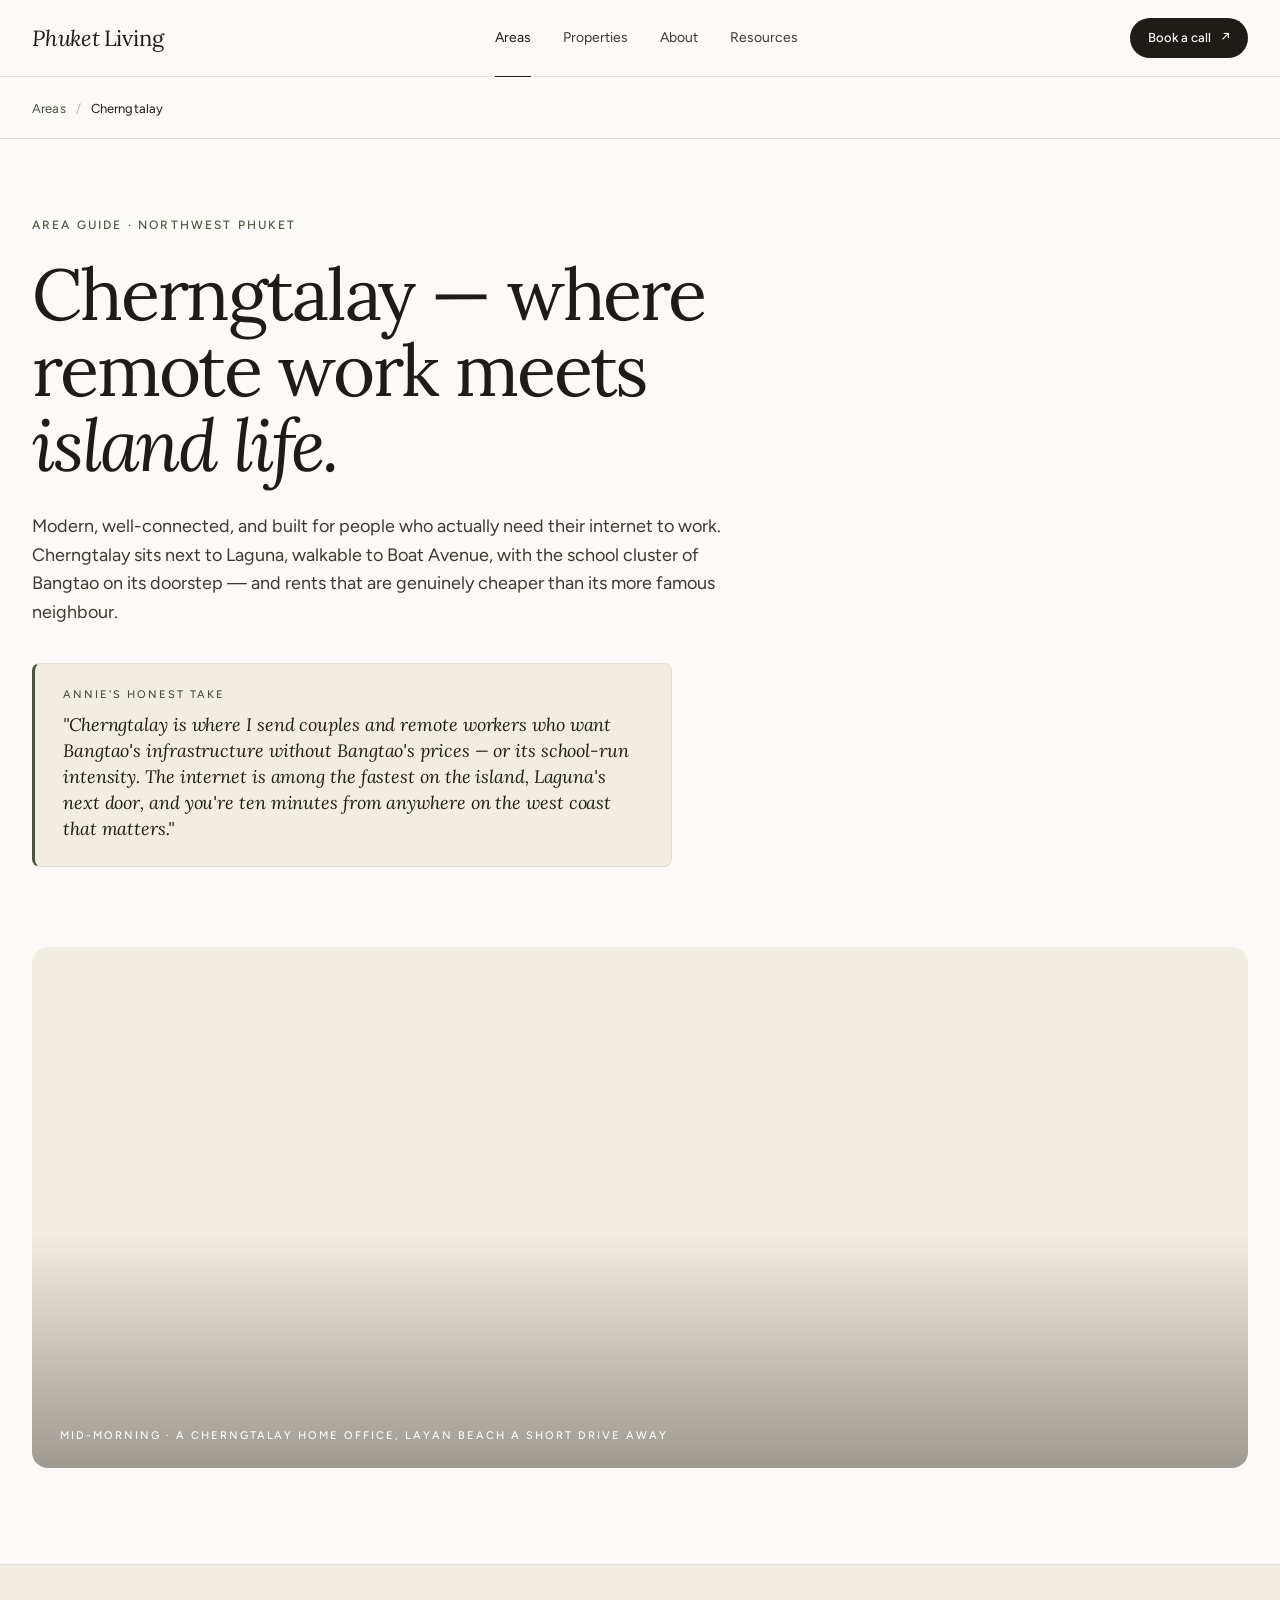
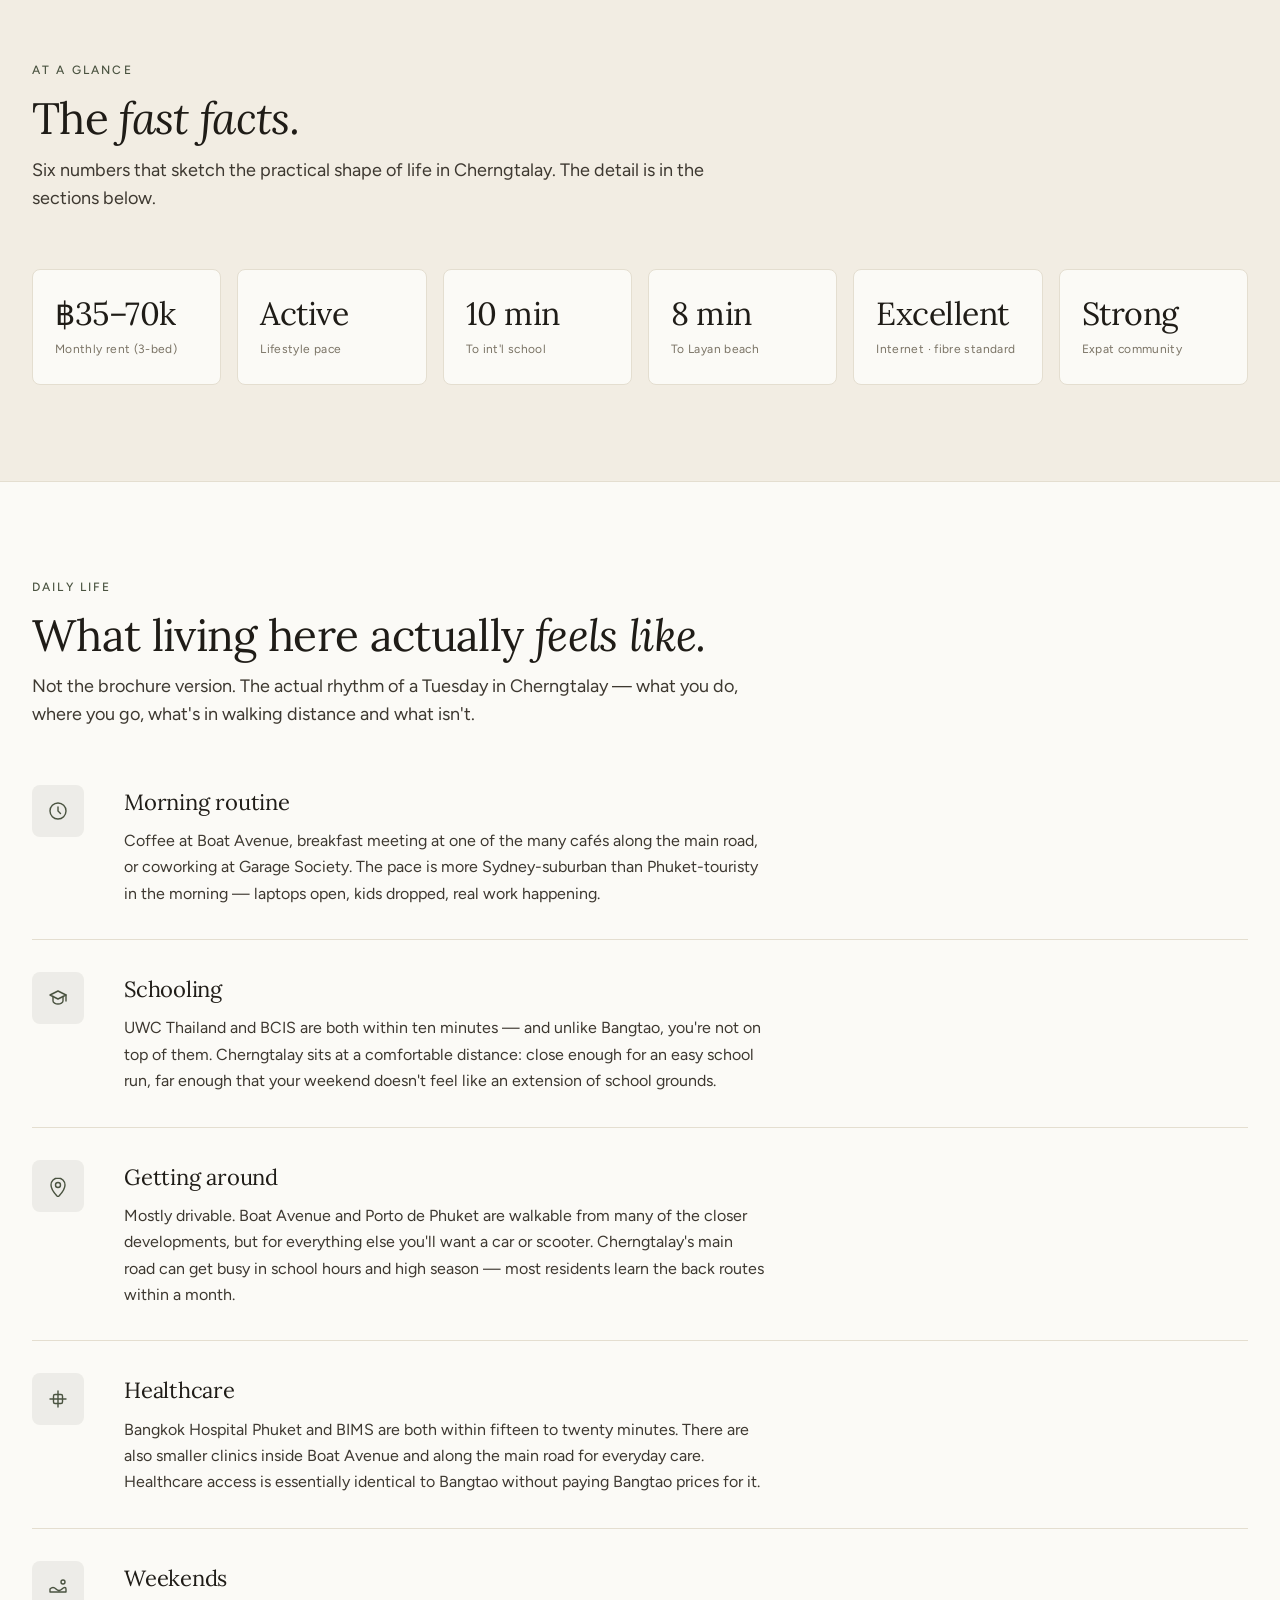
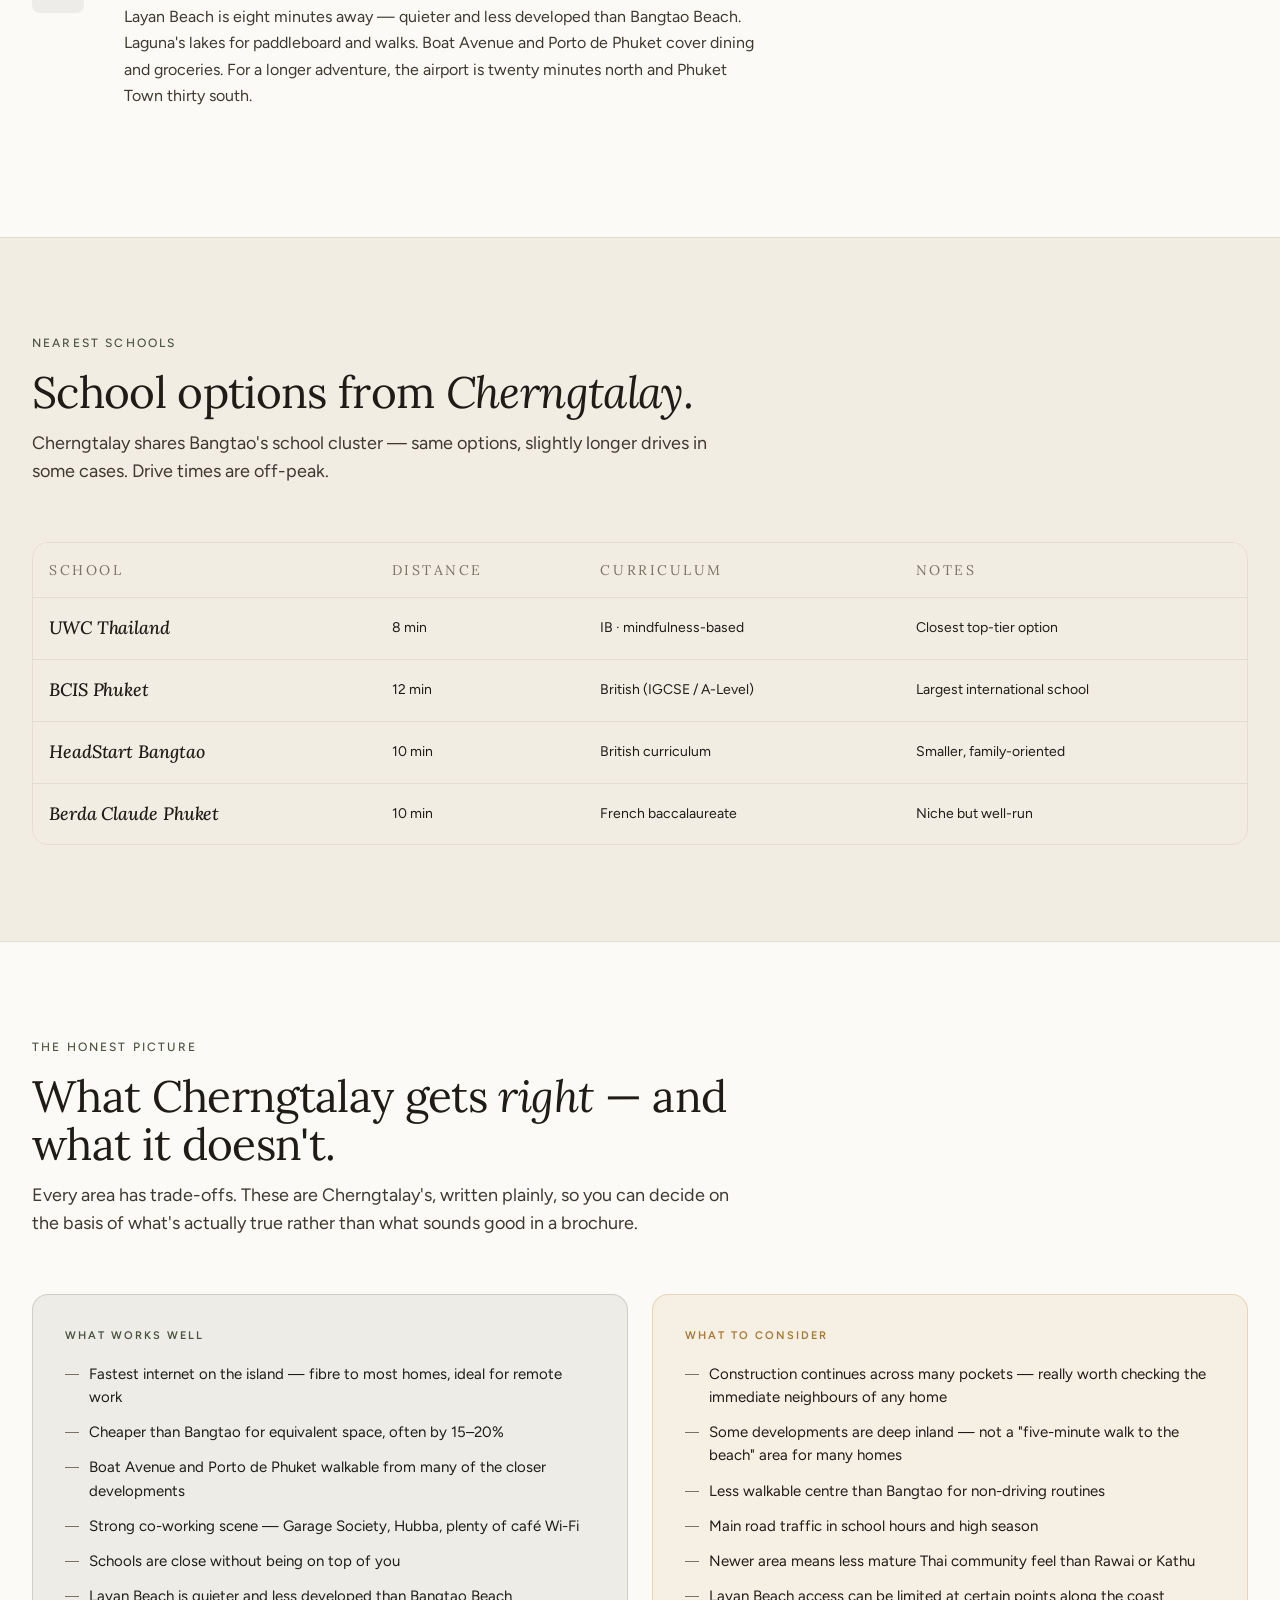
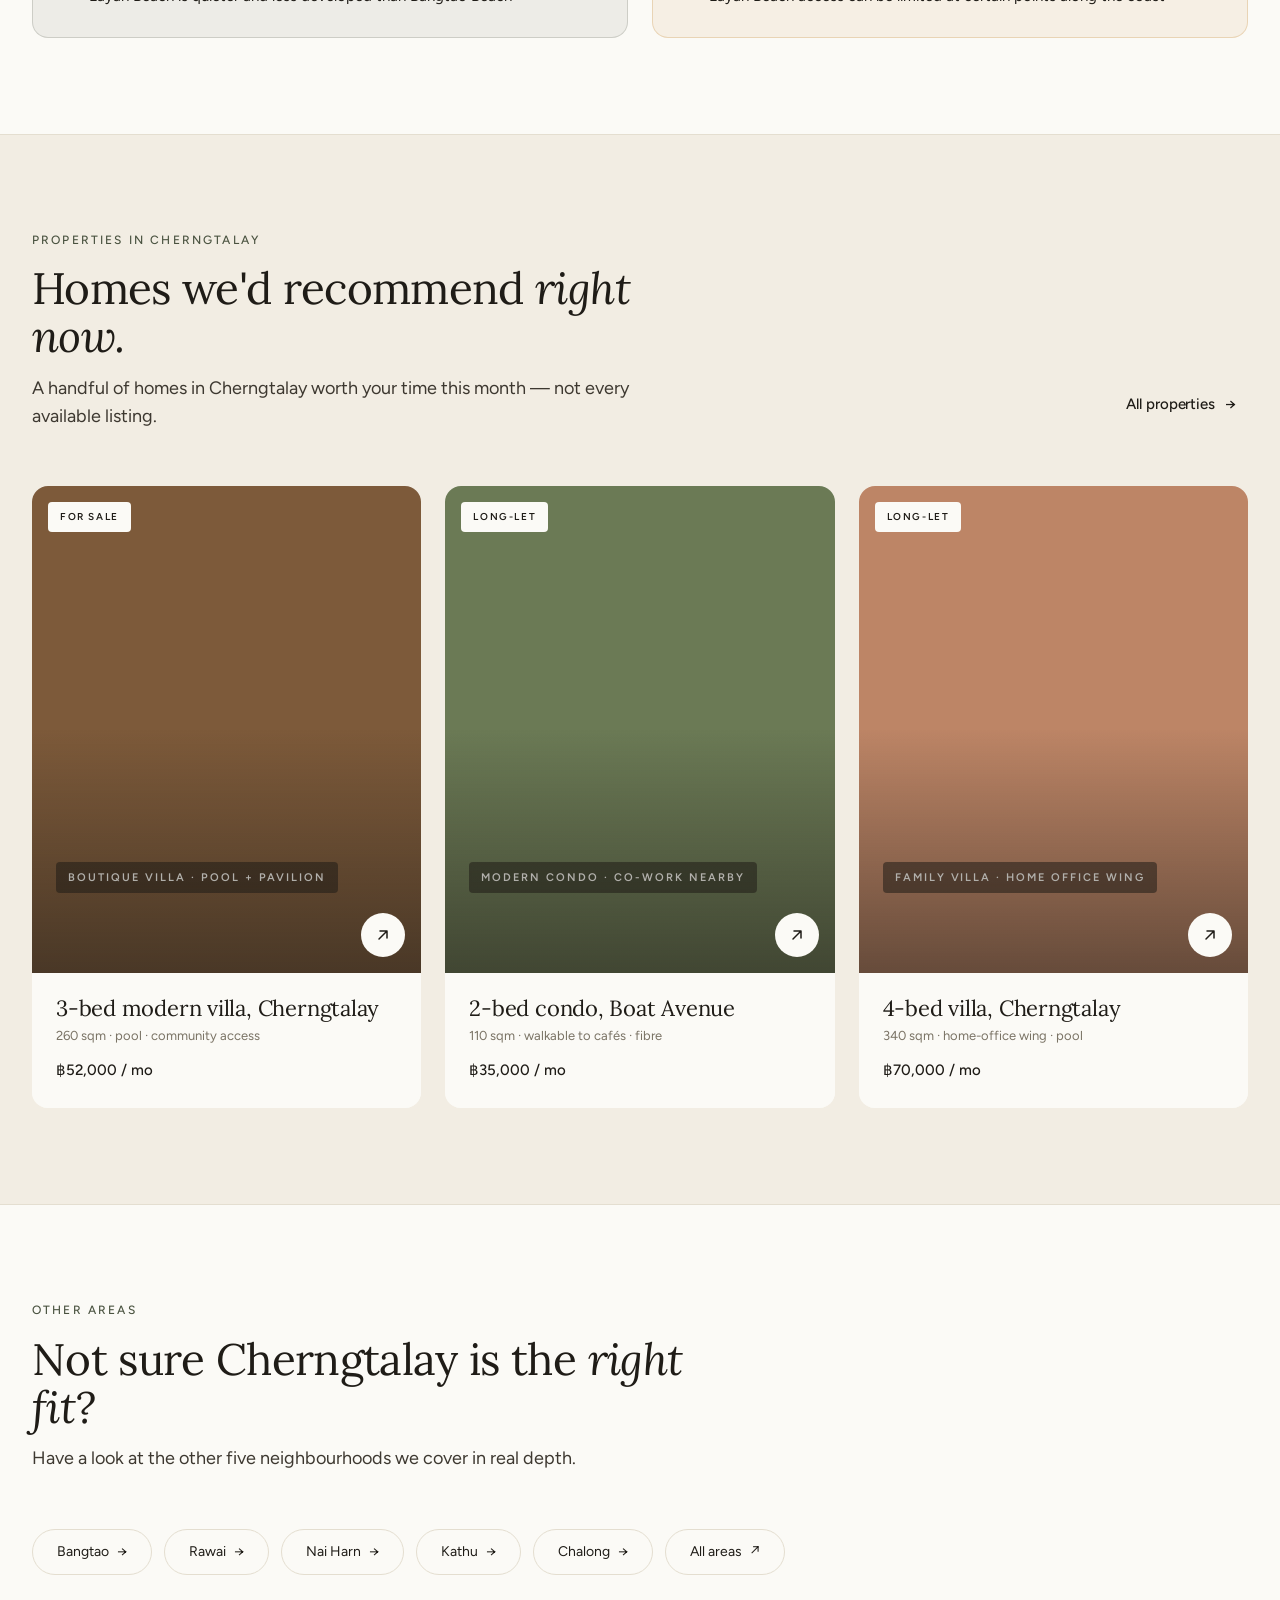
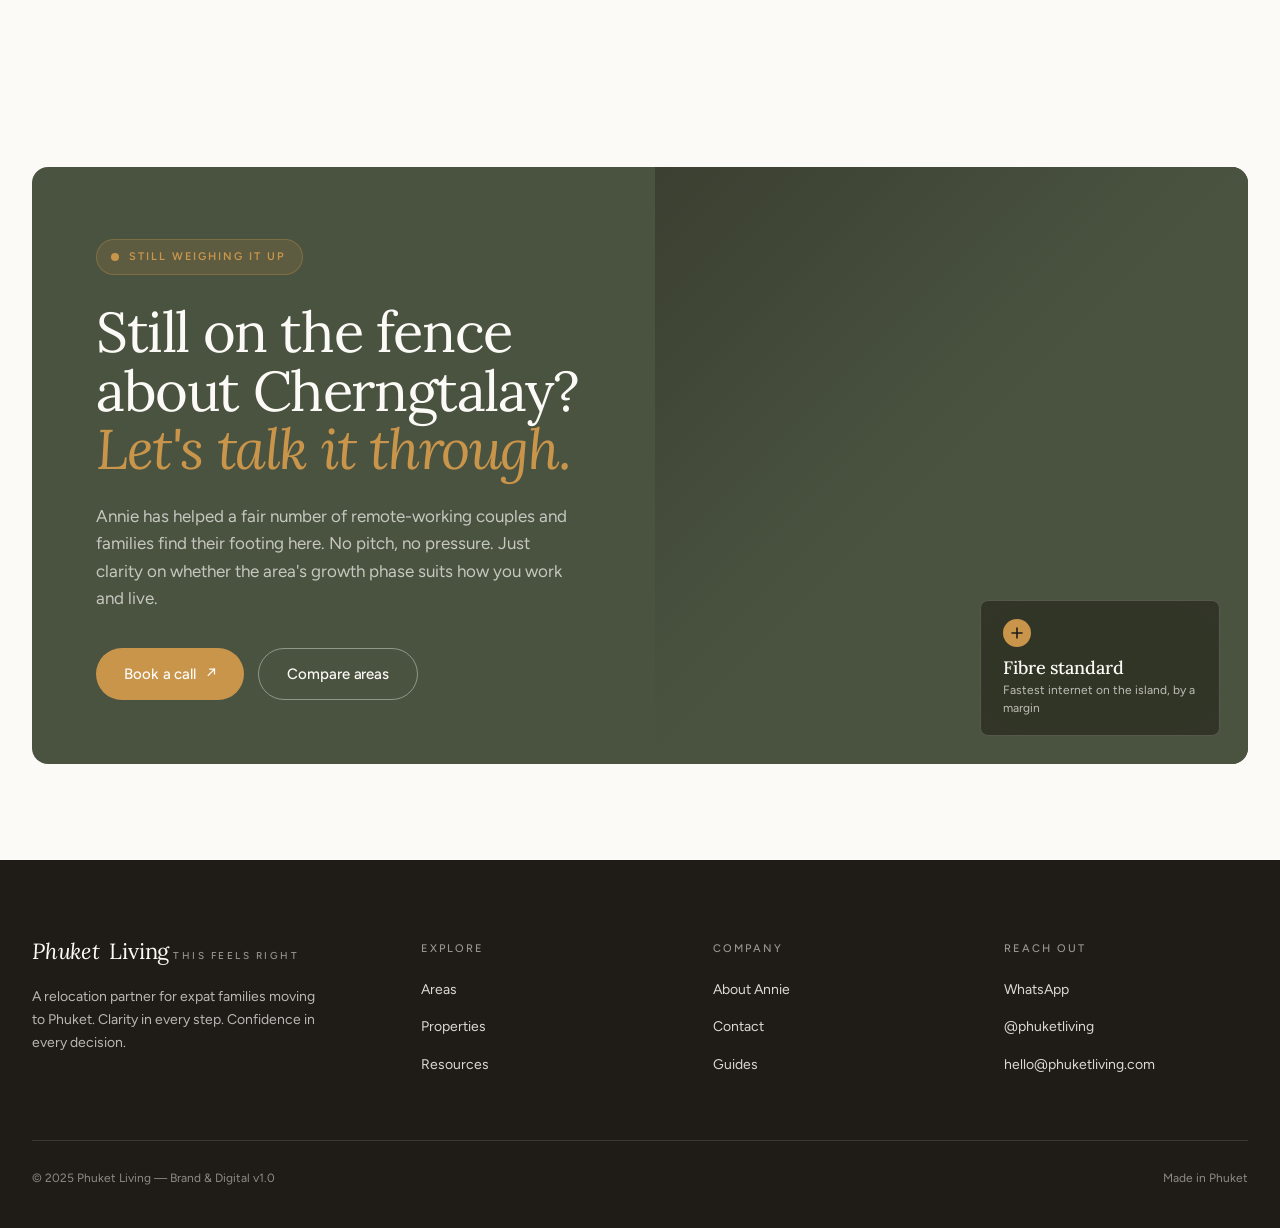
<file: area-cherngtalay.html>
<!DOCTYPE html>
<html lang="en">
<head>
<meta charset="UTF-8">
<meta name="viewport" content="width=device-width, initial-scale=1.0">
<title>Cherngtalay — Area guide · Phuket Living</title>
<meta name="description" content="Modern, well-connected, and built for remote workers. The full guide to living in Cherngtalay — fast internet, Laguna next door, and a mix of Thai and expat that Bangtao has lost.">

<link rel="preconnect" href="https://fonts.googleapis.com">
<link rel="preconnect" href="https://fonts.gstatic.com" crossorigin>
<link href="https://fonts.googleapis.com/css2?family=Lora:ital,wght@0,400;0,500;1,400;1,500&family=Figtree:wght@400;500;600&display=swap" rel="stylesheet">

<link rel="stylesheet" href="assets/css/main.css">
</head>
<body>

<header class="site-nav">
  <div class="wrap row">
    <a href="index.html" class="wordmark" aria-label="Phuket Living — home">
      <span class="ph">Phuket</span><span>Living</span>
    </a>
    <nav class="links" aria-label="Primary">
      <a href="areas.html" class="active">Areas</a>
      <a href="properties.html">Properties</a>
      <a href="about.html">About</a>
      <a href="resources.html">Resources</a>
    </nav>
    <a href="contact.html" class="btn btn-primary btn-sm">Book a call <span class="arrow">↗</span></a>
    <button class="nav-toggle" aria-label="Open menu">
      <svg width="18" height="14" viewBox="0 0 18 14" fill="none"><path d="M1 1h16M1 7h16M1 13h16" stroke="#1F1C17" stroke-width="1.4" stroke-linecap="round"/></svg>
    </button>
  </div>
</header>

<div class="breadcrumb">
  <div class="wrap">
    <p class="breadcrumb-text">
      <a href="areas.html">Areas</a><span class="sep">/</span><span class="here">Cherngtalay</span>
    </p>
  </div>
</div>

<section class="guide-hero">
  <div class="wrap">
    <span class="eyebrow">Area guide · Northwest Phuket</span>
    <h1>Cherngtalay — where remote work meets <em>island life.</em></h1>
    <p class="sub">Modern, well-connected, and built for people who actually need their internet to work. Cherngtalay sits next to Laguna, walkable to Boat Avenue, with the school cluster of Bangtao on its doorstep — and rents that are genuinely cheaper than its more famous neighbour.</p>

    <div class="verdict-bar">
      <p class="verdict-label">Annie's honest take</p>
      <p class="verdict-text">"Cherngtalay is where I send couples and remote workers who want Bangtao's infrastructure without Bangtao's prices — or its school-run intensity. The internet is among the fastest on the island, Laguna's next door, and you're ten minutes from anywhere on the west coast that matters."</p>
    </div>
  </div>
</section>

<section style="padding: 0 0 96px; background: var(--paper);">
  <div class="wrap">
    <div class="hero-media" style="margin-top: 0; aspect-ratio: 21/9; background-image: url('https://images.unsplash.com/photo-1512917774080-9991f1c4c750?auto=format&fit=crop&w=1800&q=80');">
      <span class="caption">Mid-morning · a Cherngtalay home office, Layan beach a short drive away</span>
    </div>
  </div>
</section>

<section class="section sand">
  <div class="wrap">
    <div class="section-head">
      <span class="eyebrow">At a glance</span>
      <h2 class="h2">The <em>fast facts.</em></h2>
      <p class="lead">Six numbers that sketch the practical shape of life in Cherngtalay. The detail is in the sections below.</p>
    </div>

    <div class="facts-grid-6">
      <div class="fact-card"><div class="v">฿35–70k</div><div class="k">Monthly rent (3-bed)</div></div>
      <div class="fact-card"><div class="v">Active</div><div class="k">Lifestyle pace</div></div>
      <div class="fact-card"><div class="v">10 min</div><div class="k">To int'l school</div></div>
      <div class="fact-card"><div class="v">8 min</div><div class="k">To Layan beach</div></div>
      <div class="fact-card"><div class="v">Excellent</div><div class="k">Internet · fibre standard</div></div>
      <div class="fact-card"><div class="v">Strong</div><div class="k">Expat community</div></div>
    </div>
  </div>
</section>

<section class="section paper">
  <div class="wrap">
    <div class="section-head">
      <span class="eyebrow">Daily life</span>
      <h2 class="h2">What living here actually <em>feels like.</em></h2>
      <p class="lead">Not the brochure version. The actual rhythm of a Tuesday in Cherngtalay — what you do, where you go, what's in walking distance and what isn't.</p>
    </div>

    <div class="life-list">
      <div class="life-row">
        <div class="life-icon">
          <svg width="22" height="22" viewBox="0 0 22 22" fill="none">
            <circle cx="11" cy="11" r="8" stroke="currentColor" stroke-width="1.4"/>
            <path d="M11 7v4l2.5 2.5" stroke="currentColor" stroke-width="1.4" stroke-linecap="round"/>
          </svg>
        </div>
        <div>
          <p class="life-title">Morning routine</p>
          <p class="life-desc">Coffee at Boat Avenue, breakfast meeting at one of the many cafés along the main road, or coworking at Garage Society. The pace is more Sydney-suburban than Phuket-touristy in the morning — laptops open, kids dropped, real work happening.</p>
        </div>
      </div>

      <div class="life-row">
        <div class="life-icon">
          <svg width="22" height="22" viewBox="0 0 22 22" fill="none">
            <path d="M3 8l8-4 8 4-8 4-8-4z" stroke="currentColor" stroke-width="1.4" stroke-linejoin="round"/>
            <path d="M6 9.5V14c0 1.5 2.5 3 5 3s5-1.5 5-3V9.5" stroke="currentColor" stroke-width="1.4" stroke-linecap="round"/>
            <path d="M19 8v6" stroke="currentColor" stroke-width="1.4" stroke-linecap="round"/>
          </svg>
        </div>
        <div>
          <p class="life-title">Schooling</p>
          <p class="life-desc">UWC Thailand and BCIS are both within ten minutes — and unlike Bangtao, you're not on top of them. Cherngtalay sits at a comfortable distance: close enough for an easy school run, far enough that your weekend doesn't feel like an extension of school grounds.</p>
        </div>
      </div>

      <div class="life-row">
        <div class="life-icon">
          <svg width="22" height="22" viewBox="0 0 22 22" fill="none">
            <path d="M11 3C7.13 3 4 6.13 4 10c0 5 7 12 7 12s7-7 7-12c0-3.87-3.13-7-7-7z" stroke="currentColor" stroke-width="1.4"/>
            <circle cx="11" cy="10" r="2.5" stroke="currentColor" stroke-width="1.4"/>
          </svg>
        </div>
        <div>
          <p class="life-title">Getting around</p>
          <p class="life-desc">Mostly drivable. Boat Avenue and Porto de Phuket are walkable from many of the closer developments, but for everything else you'll want a car or scooter. Cherngtalay's main road can get busy in school hours and high season — most residents learn the back routes within a month.</p>
        </div>
      </div>

      <div class="life-row">
        <div class="life-icon">
          <svg width="22" height="22" viewBox="0 0 22 22" fill="none">
            <path d="M11 3v16M3 11h16" stroke="currentColor" stroke-width="1.4" stroke-linecap="round"/>
            <rect x="6.5" y="6.5" width="9" height="9" rx="1.5" stroke="currentColor" stroke-width="1.4"/>
          </svg>
        </div>
        <div>
          <p class="life-title">Healthcare</p>
          <p class="life-desc">Bangkok Hospital Phuket and BIMS are both within fifteen to twenty minutes. There are also smaller clinics inside Boat Avenue and along the main road for everyday care. Healthcare access is essentially identical to Bangtao without paying Bangtao prices for it.</p>
        </div>
      </div>

      <div class="life-row">
        <div class="life-icon">
          <svg width="22" height="22" viewBox="0 0 22 22" fill="none">
            <path d="M3 13c2-2 4-2 6 0s4 2 6 0 4-2 4 0v3H3v-3z" stroke="currentColor" stroke-width="1.4" stroke-linejoin="round"/>
            <circle cx="16" cy="6" r="2" stroke="currentColor" stroke-width="1.4"/>
          </svg>
        </div>
        <div>
          <p class="life-title">Weekends</p>
          <p class="life-desc">Layan Beach is eight minutes away — quieter and less developed than Bangtao Beach. Laguna's lakes for paddleboard and walks. Boat Avenue and Porto de Phuket cover dining and groceries. For a longer adventure, the airport is twenty minutes north and Phuket Town thirty south.</p>
        </div>
      </div>
    </div>
  </div>
</section>

<section class="section sand">
  <div class="wrap">
    <div class="section-head">
      <span class="eyebrow">Nearest schools</span>
      <h2 class="h2">School options from <em>Cherngtalay.</em></h2>
      <p class="lead">Cherngtalay shares Bangtao's school cluster — same options, slightly longer drives in some cases. Drive times are off-peak.</p>
    </div>

    <div style="overflow-x: auto;">
      <table class="compare-table">
        <thead>
          <tr>
            <th><span class="area-h" style="font-style: normal; font-size: 14px; text-transform: uppercase; letter-spacing: 0.18em; color: var(--ink-muted);">School</span></th>
            <th><span class="area-h" style="font-style: normal; font-size: 14px; text-transform: uppercase; letter-spacing: 0.18em; color: var(--ink-muted);">Distance</span></th>
            <th><span class="area-h" style="font-style: normal; font-size: 14px; text-transform: uppercase; letter-spacing: 0.18em; color: var(--ink-muted);">Curriculum</span></th>
            <th><span class="area-h" style="font-style: normal; font-size: 14px; text-transform: uppercase; letter-spacing: 0.18em; color: var(--ink-muted);">Notes</span></th>
          </tr>
        </thead>
        <tbody>
          <tr>
            <td class="label" style="white-space: normal; width: auto;"><span style="font-family: var(--serif); font-style: italic; font-size: 18px; text-transform: none; letter-spacing: -0.005em; color: var(--ink);">UWC Thailand</span></td>
            <td>8 min</td>
            <td>IB · mindfulness-based</td>
            <td>Closest top-tier option</td>
          </tr>
          <tr>
            <td class="label" style="white-space: normal; width: auto;"><span style="font-family: var(--serif); font-style: italic; font-size: 18px; text-transform: none; letter-spacing: -0.005em; color: var(--ink);">BCIS Phuket</span></td>
            <td>12 min</td>
            <td>British (IGCSE / A-Level)</td>
            <td>Largest international school</td>
          </tr>
          <tr>
            <td class="label" style="white-space: normal; width: auto;"><span style="font-family: var(--serif); font-style: italic; font-size: 18px; text-transform: none; letter-spacing: -0.005em; color: var(--ink);">HeadStart Bangtao</span></td>
            <td>10 min</td>
            <td>British curriculum</td>
            <td>Smaller, family-oriented</td>
          </tr>
          <tr>
            <td class="label" style="white-space: normal; width: auto;"><span style="font-family: var(--serif); font-style: italic; font-size: 18px; text-transform: none; letter-spacing: -0.005em; color: var(--ink);">Berda Claude Phuket</span></td>
            <td>10 min</td>
            <td>French baccalaureate</td>
            <td>Niche but well-run</td>
          </tr>
        </tbody>
      </table>
    </div>
  </div>
</section>

<section class="section paper">
  <div class="wrap">
    <div class="section-head">
      <span class="eyebrow">The honest picture</span>
      <h2 class="h2">What Cherngtalay gets <em>right</em> — and what it doesn't.</h2>
      <p class="lead">Every area has trade-offs. These are Cherngtalay's, written plainly, so you can decide on the basis of what's actually true rather than what sounds good in a brochure.</p>
    </div>

    <div class="honest-grid">
      <div class="honest-card pro">
        <p class="honest-title">What works well</p>
        <ul class="honest-list">
          <li>Fastest internet on the island — fibre to most homes, ideal for remote work</li>
          <li>Cheaper than Bangtao for equivalent space, often by 15–20%</li>
          <li>Boat Avenue and Porto de Phuket walkable from many of the closer developments</li>
          <li>Strong co-working scene — Garage Society, Hubba, plenty of café Wi-Fi</li>
          <li>Schools are close without being on top of you</li>
          <li>Layan Beach is quieter and less developed than Bangtao Beach</li>
        </ul>
      </div>

      <div class="honest-card con">
        <p class="honest-title">What to consider</p>
        <ul class="honest-list">
          <li>Construction continues across many pockets — really worth checking the immediate neighbours of any home</li>
          <li>Some developments are deep inland — not a "five-minute walk to the beach" area for many homes</li>
          <li>Less walkable centre than Bangtao for non-driving routines</li>
          <li>Main road traffic in school hours and high season</li>
          <li>Newer area means less mature Thai community feel than Rawai or Kathu</li>
          <li>Layan Beach access can be limited at certain points along the coast</li>
        </ul>
      </div>
    </div>
  </div>
</section>

<section class="section sand">
  <div class="wrap">
    <div class="section-head" style="display:flex; align-items:flex-end; justify-content:space-between; gap:32px; flex-wrap:wrap; max-width:none;">
      <div style="display:grid; gap:14px; max-width: 640px;">
        <span class="eyebrow">Properties in Cherngtalay</span>
        <h2 class="h2">Homes we'd recommend <em>right now.</em></h2>
        <p class="lead">A handful of homes in Cherngtalay worth your time this month — not every available listing.</p>
      </div>
      <a href="properties.html" class="btn btn-ghost">All properties <span class="arrow">→</span></a>
    </div>

    <div class="cards-grid">
      <article class="prop-card tone-brown">
        <div class="media" style="background-image: url('https://images.unsplash.com/photo-1600607687939-ce8a6c25118c?auto=format&fit=crop&w=900&q=80');">
          <span class="badge">For sale</span>
          <span class="caption"><span class="type">Boutique villa · pool + pavilion</span></span>
          <span class="arrow-btn"><svg width="14" height="14" viewBox="0 0 14 14" fill="none"><path d="M3 11L11 3M11 3H4M11 3v7" stroke="#1F1C17" stroke-width="1.5" stroke-linecap="round" stroke-linejoin="round"/></svg></span>
        </div>
        <div class="meta">
          <span class="title">3-bed modern villa, Cherngtalay</span>
          <span class="sub">260 sqm · pool · community access</span>
          <span class="price">฿52,000 / mo</span>
        </div>
      </article>

      <article class="prop-card tone-leaf">
        <div class="media" style="background-image: url('https://images.unsplash.com/photo-1600210492486-724fe5c67fb0?auto=format&fit=crop&w=900&q=80');">
          <span class="badge">Long-let</span>
          <span class="caption"><span class="type">Modern condo · co-work nearby</span></span>
          <span class="arrow-btn"><svg width="14" height="14" viewBox="0 0 14 14" fill="none"><path d="M3 11L11 3M11 3H4M11 3v7" stroke="#1F1C17" stroke-width="1.5" stroke-linecap="round" stroke-linejoin="round"/></svg></span>
        </div>
        <div class="meta">
          <span class="title">2-bed condo, Boat Avenue</span>
          <span class="sub">110 sqm · walkable to cafés · fibre</span>
          <span class="price">฿35,000 / mo</span>
        </div>
      </article>

      <article class="prop-card tone-clay">
        <div class="media" style="background-image: url('https://images.unsplash.com/photo-1568605114967-8130f3a36994?auto=format&fit=crop&w=900&q=80');">
          <span class="badge">Long-let</span>
          <span class="caption"><span class="type">Family villa · home office wing</span></span>
          <span class="arrow-btn"><svg width="14" height="14" viewBox="0 0 14 14" fill="none"><path d="M3 11L11 3M11 3H4M11 3v7" stroke="#1F1C17" stroke-width="1.5" stroke-linecap="round" stroke-linejoin="round"/></svg></span>
        </div>
        <div class="meta">
          <span class="title">4-bed villa, Cherngtalay</span>
          <span class="sub">340 sqm · home-office wing · pool</span>
          <span class="price">฿70,000 / mo</span>
        </div>
      </article>
    </div>
  </div>
</section>

<section class="section paper">
  <div class="wrap">
    <div class="section-head">
      <span class="eyebrow">Other areas</span>
      <h2 class="h2">Not sure Cherngtalay is the <em>right fit?</em></h2>
      <p class="lead">Have a look at the other five neighbourhoods we cover in real depth.</p>
    </div>

    <div class="area-pills">
      <a href="area-bangtao.html" class="area-pill">Bangtao <span class="arrow">→</span></a>
      <a href="area-rawai.html" class="area-pill">Rawai <span class="arrow">→</span></a>
      <a href="area-naiharn.html" class="area-pill">Nai Harn <span class="arrow">→</span></a>
      <a href="area-kathu.html" class="area-pill">Kathu <span class="arrow">→</span></a>
      <a href="area-chalong.html" class="area-pill">Chalong <span class="arrow">→</span></a>
      <a href="areas.html" class="area-pill">All areas <span class="arrow">↗</span></a>
    </div>
  </div>
</section>

<section class="cta-block">
  <div class="wrap">
    <div class="cta-card">
      <div class="cta-card-content">
        <span class="cta-card-eyebrow"><span class="dot"></span>Still weighing it up</span>
        <h2>
          <span class="lead-line">Still on the fence about Cherngtalay?</span>
          <em>Let's talk it through.</em>
        </h2>
        <p class="sub">Annie has helped a fair number of remote-working couples and families find their footing here. No pitch, no pressure. Just clarity on whether the area's growth phase suits how you work and live.</p>
        <div class="cta-row">
          <a href="contact.html" class="btn btn-accent">Book a call <span class="arrow">↗</span></a>
          <a href="areas.html" class="btn btn-ghost-on-dark">Compare areas</a>
        </div>
      </div>
      <div class="cta-card-image" style="background-image: url('https://images.unsplash.com/photo-1512917774080-9991f1c4c750?auto=format&fit=crop&w=1400&q=80');">
        <div class="cta-card-stat">
          <span class="stat-icon">
            <svg width="14" height="14" viewBox="0 0 14 14" fill="none"><path d="M2 7h10M7 2v10" stroke="currentColor" stroke-width="1.6" stroke-linecap="round"/></svg>
          </span>
          <p class="stat-title">Fibre standard</p>
          <p class="stat-sub">Fastest internet on the island, by a margin</p>
        </div>
      </div>
    </div>
  </div>
</section>

<footer class="site-foot">
  <div class="wrap">
    <div class="row">
      <div>
        <span class="wordmark"><span class="ph">Phuket</span>&nbsp;Living<span class="tag">This feels right</span></span>
        <p>A relocation partner for expat families moving to Phuket. Clarity in every step. Confidence in every decision.</p>
      </div>
      <div>
        <h4>Explore</h4>
        <ul>
          <li><a href="areas.html">Areas</a></li>
          <li><a href="properties.html">Properties</a></li>
          <li><a href="resources.html">Resources</a></li>
        </ul>
      </div>
      <div>
        <h4>Company</h4>
        <ul>
          <li><a href="about.html">About Annie</a></li>
          <li><a href="contact.html">Contact</a></li>
          <li><a href="resources.html">Guides</a></li>
        </ul>
      </div>
      <div>
        <h4>Reach out</h4>
        <ul>
          <li><a href="#">WhatsApp</a></li>
          <li><a href="#">@phuketliving</a></li>
          <li><a href="mailto:hello@phuketliving.com">hello@phuketliving.com</a></li>
        </ul>
      </div>
    </div>
    <div class="legal">
      <span>© 2025 Phuket Living — Brand &amp; Digital v1.0</span>
      <span>Made in Phuket</span>
    </div>
  </div>
</footer>

</body>
</html>
</file>
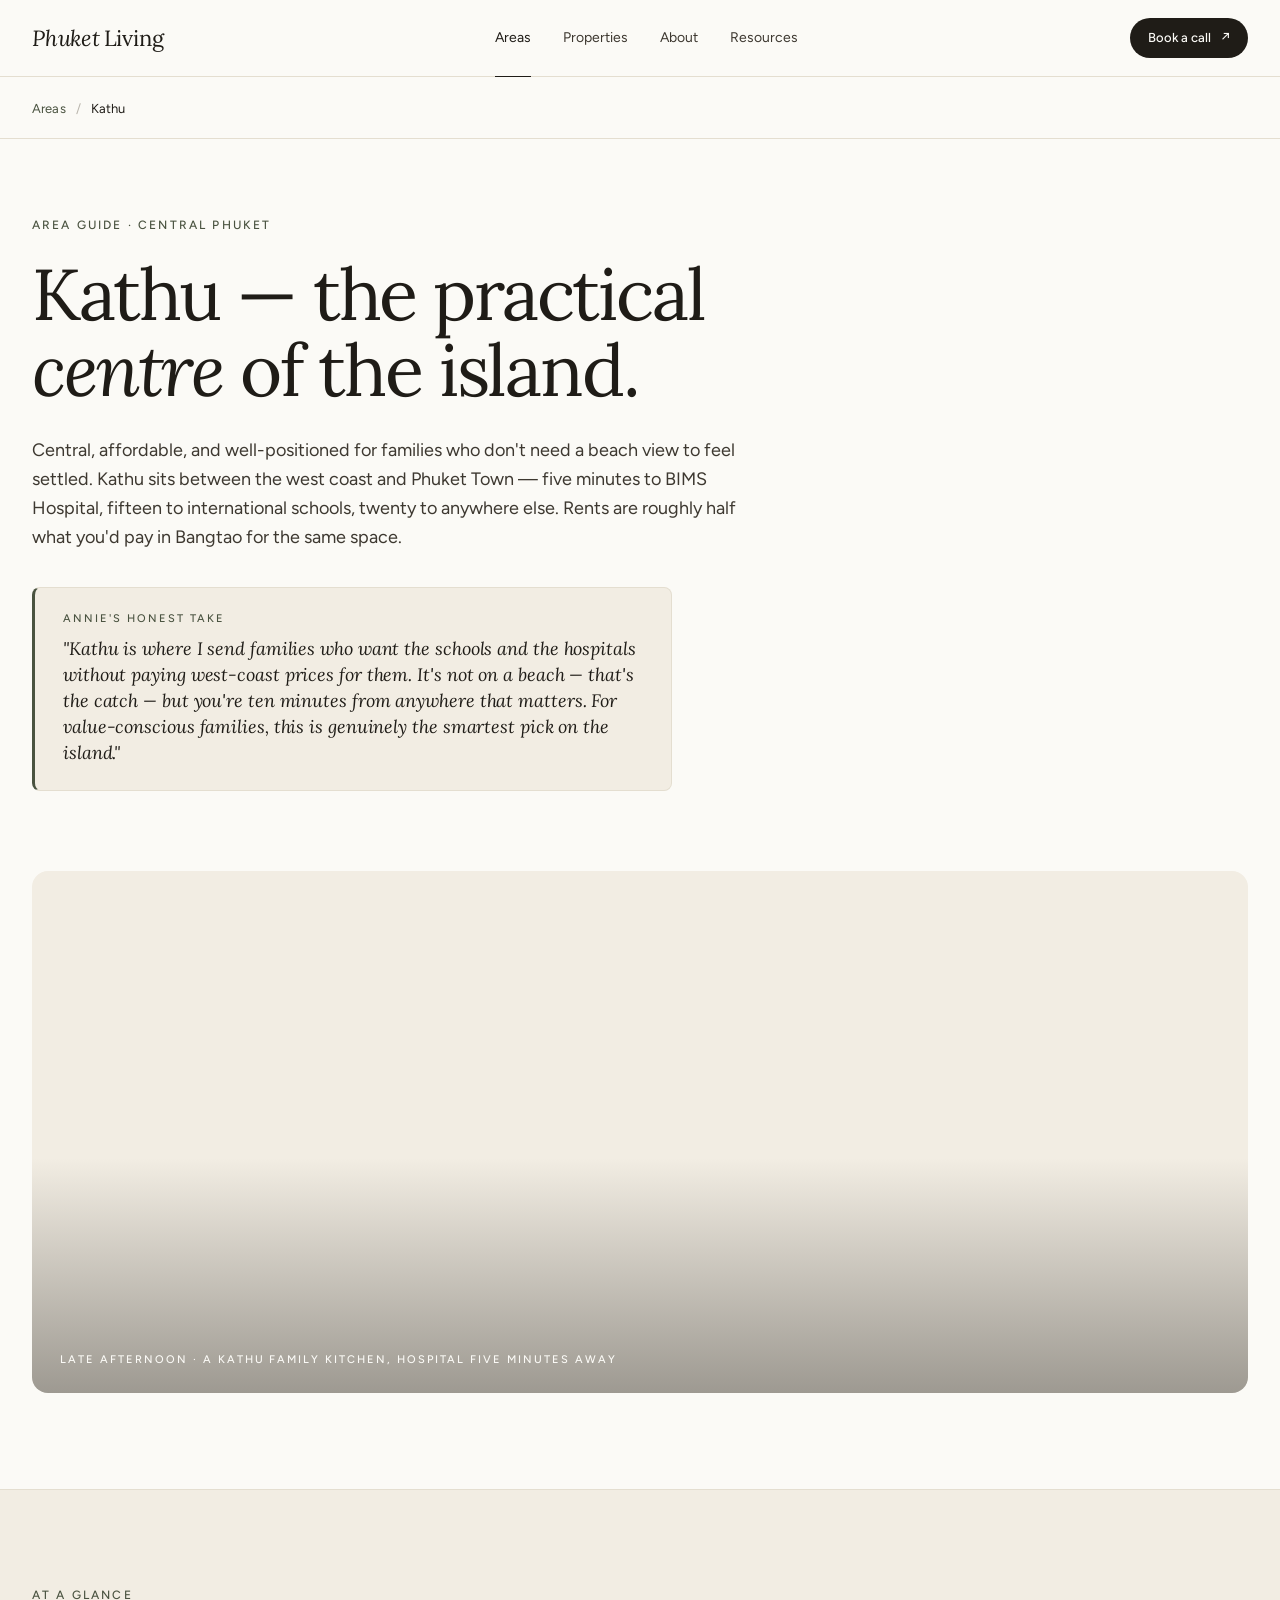
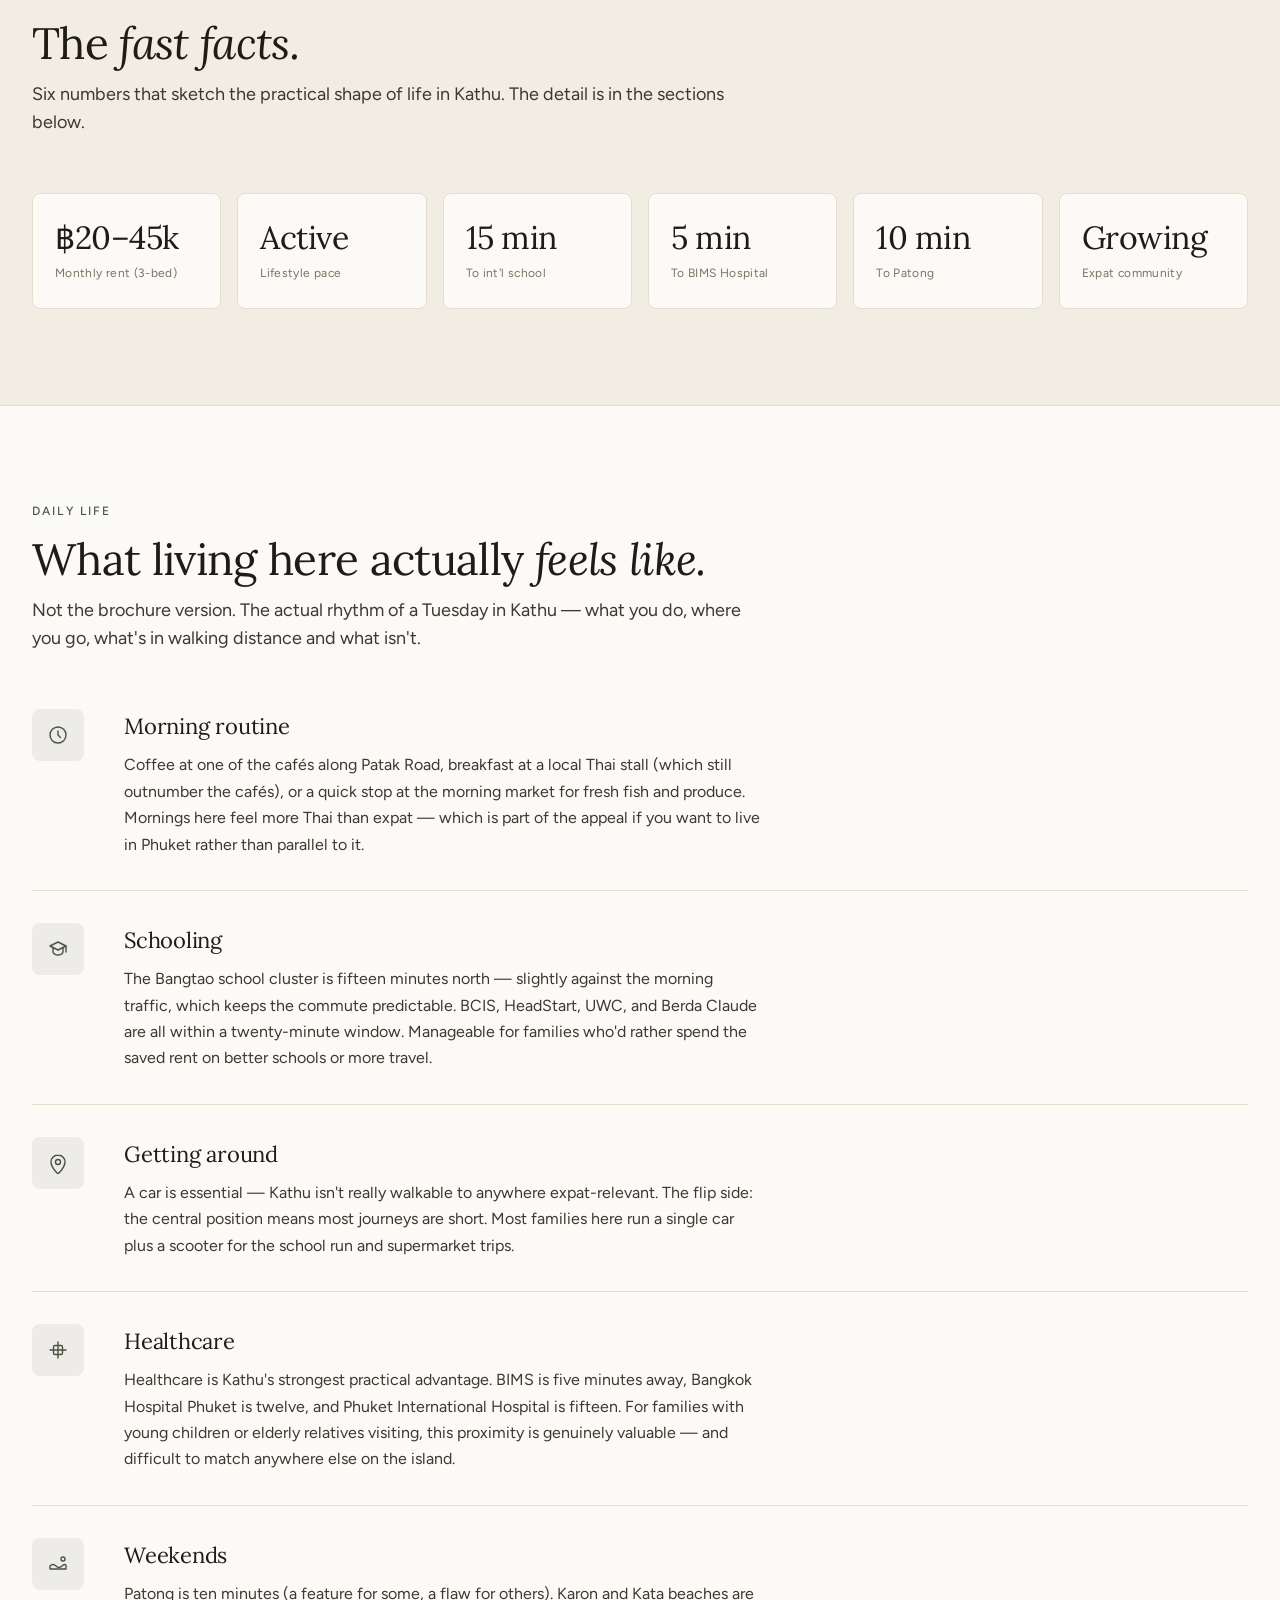
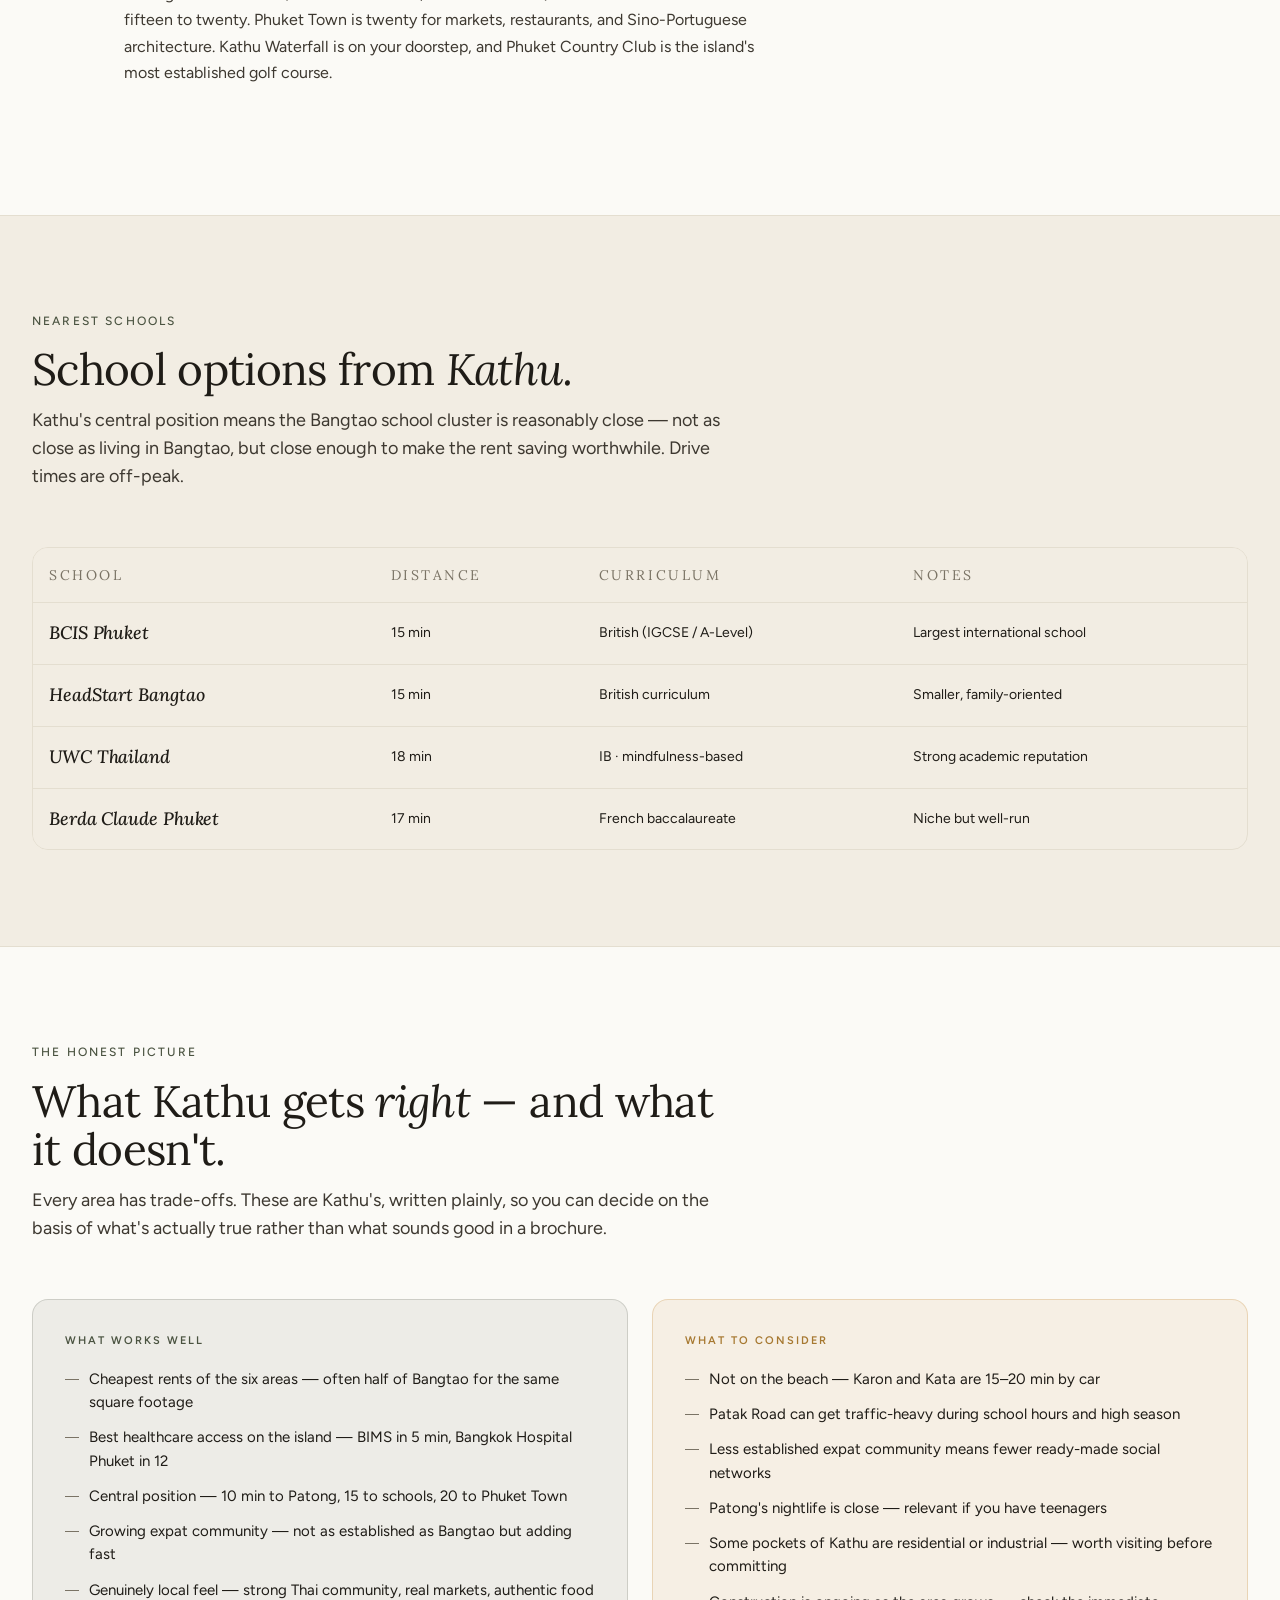
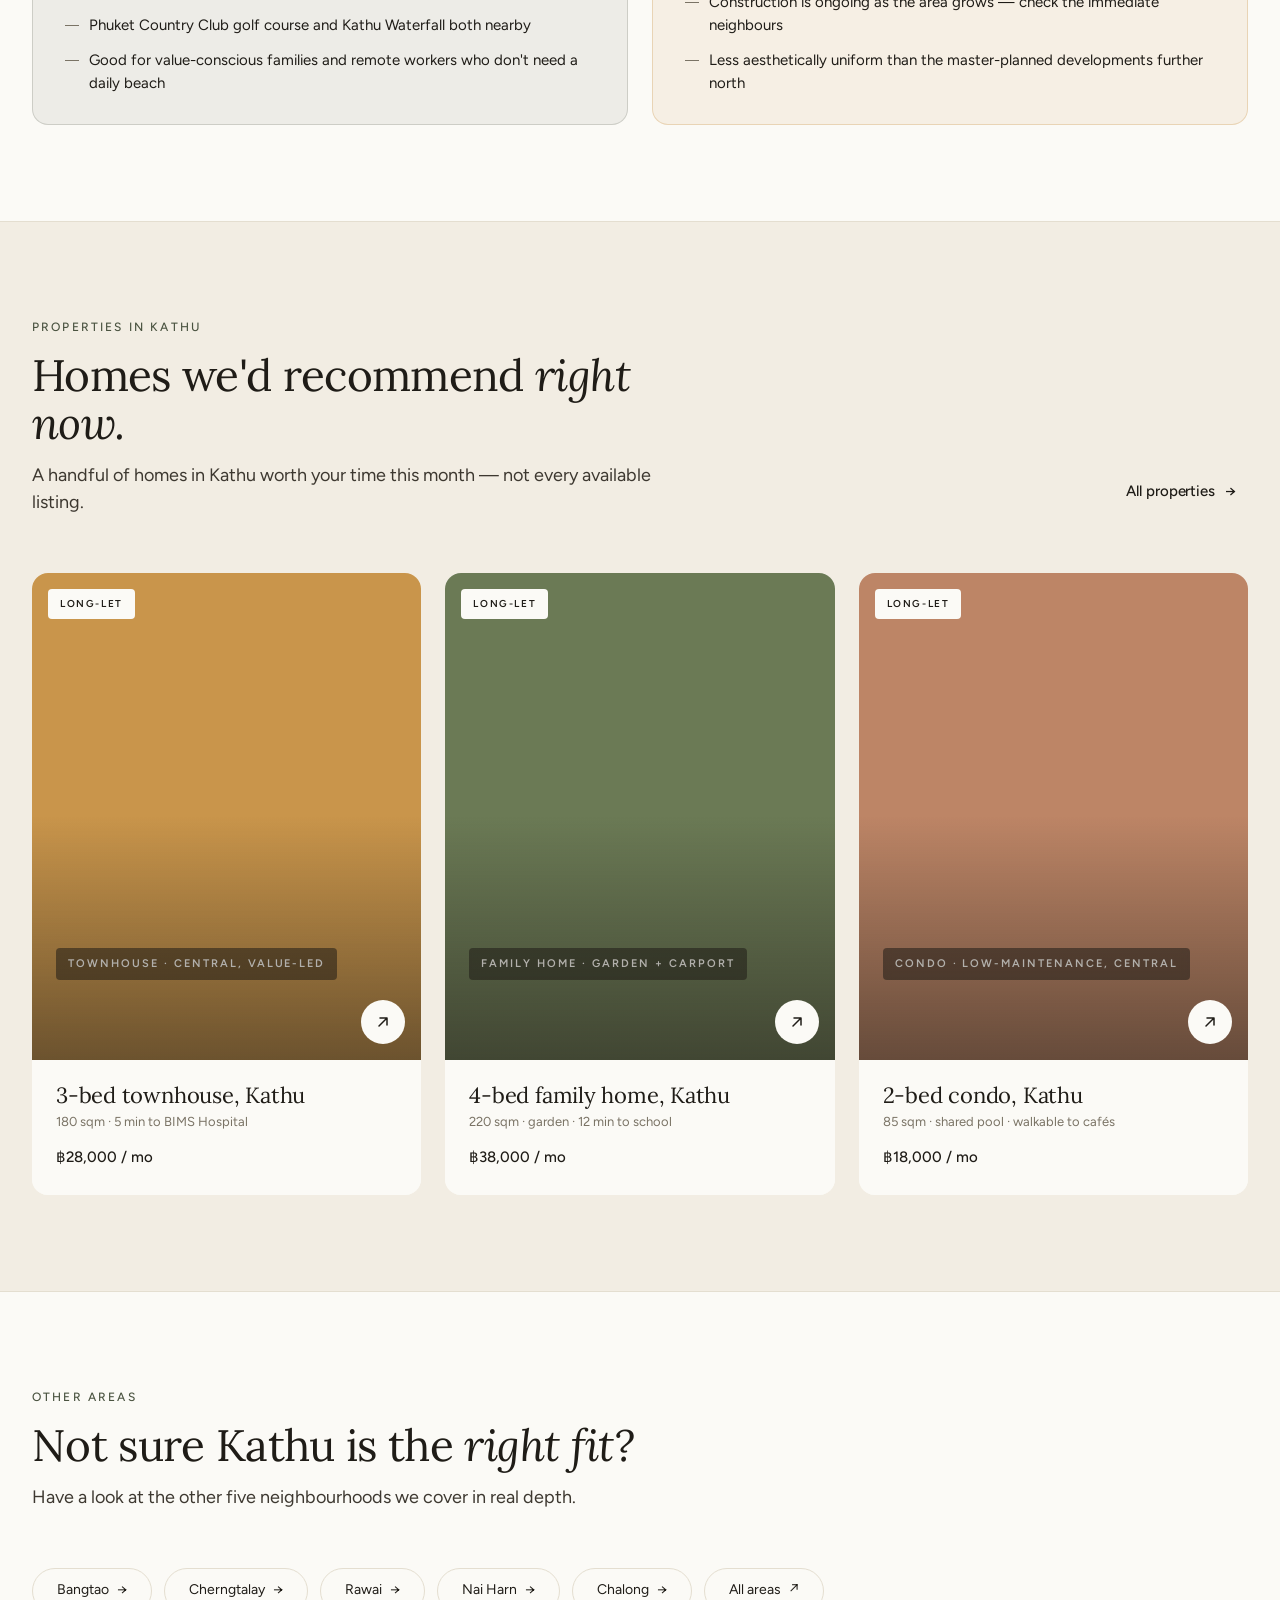
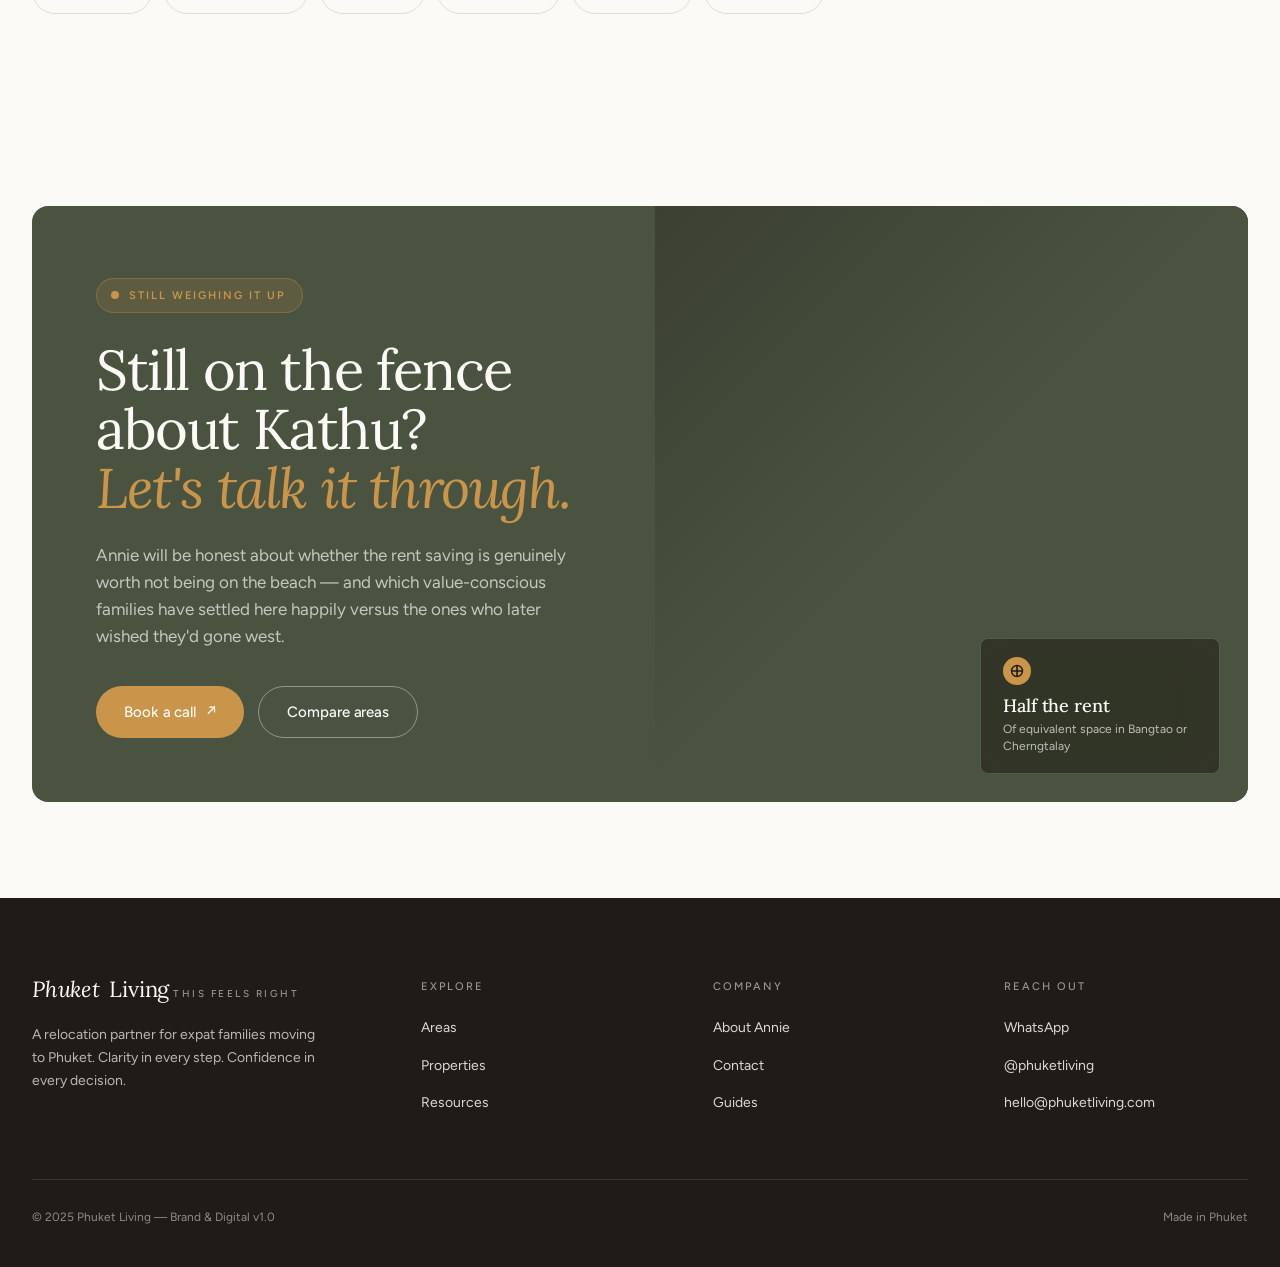
<file: area-kathu.html>
<!DOCTYPE html>
<html lang="en">
<head>
<meta charset="UTF-8">
<meta name="viewport" content="width=device-width, initial-scale=1.0">
<title>Kathu — Area guide · Phuket Living</title>
<meta name="description" content="Central, affordable, and well-positioned for families. The full guide to living in Kathu — five minutes to BIMS Hospital, fifteen to international schools, and rents at half the west-coast rate.">

<link rel="preconnect" href="https://fonts.googleapis.com">
<link rel="preconnect" href="https://fonts.gstatic.com" crossorigin>
<link href="https://fonts.googleapis.com/css2?family=Lora:ital,wght@0,400;0,500;1,400;1,500&family=Figtree:wght@400;500;600&display=swap" rel="stylesheet">

<link rel="stylesheet" href="assets/css/main.css">
</head>
<body>

<header class="site-nav">
  <div class="wrap row">
    <a href="index.html" class="wordmark" aria-label="Phuket Living — home">
      <span class="ph">Phuket</span><span>Living</span>
    </a>
    <nav class="links" aria-label="Primary">
      <a href="areas.html" class="active">Areas</a>
      <a href="properties.html">Properties</a>
      <a href="about.html">About</a>
      <a href="resources.html">Resources</a>
    </nav>
    <a href="contact.html" class="btn btn-primary btn-sm">Book a call <span class="arrow">↗</span></a>
    <button class="nav-toggle" aria-label="Open menu">
      <svg width="18" height="14" viewBox="0 0 18 14" fill="none"><path d="M1 1h16M1 7h16M1 13h16" stroke="#1F1C17" stroke-width="1.4" stroke-linecap="round"/></svg>
    </button>
  </div>
</header>

<div class="breadcrumb">
  <div class="wrap">
    <p class="breadcrumb-text">
      <a href="areas.html">Areas</a><span class="sep">/</span><span class="here">Kathu</span>
    </p>
  </div>
</div>

<section class="guide-hero">
  <div class="wrap">
    <span class="eyebrow">Area guide · Central Phuket</span>
    <h1>Kathu — the practical <em>centre</em> of the island.</h1>
    <p class="sub">Central, affordable, and well-positioned for families who don't need a beach view to feel settled. Kathu sits between the west coast and Phuket Town — five minutes to BIMS Hospital, fifteen to international schools, twenty to anywhere else. Rents are roughly half what you'd pay in Bangtao for the same space.</p>

    <div class="verdict-bar">
      <p class="verdict-label">Annie's honest take</p>
      <p class="verdict-text">"Kathu is where I send families who want the schools and the hospitals without paying west-coast prices for them. It's not on a beach — that's the catch — but you're ten minutes from anywhere that matters. For value-conscious families, this is genuinely the smartest pick on the island."</p>
    </div>
  </div>
</section>

<section style="padding: 0 0 96px; background: var(--paper);">
  <div class="wrap">
    <div class="hero-media" style="margin-top: 0; aspect-ratio: 21/9; background-image: url('https://images.unsplash.com/photo-1600210492486-724fe5c67fb0?auto=format&fit=crop&w=1800&q=80');">
      <span class="caption">Late afternoon · a Kathu family kitchen, hospital five minutes away</span>
    </div>
  </div>
</section>

<section class="section sand">
  <div class="wrap">
    <div class="section-head">
      <span class="eyebrow">At a glance</span>
      <h2 class="h2">The <em>fast facts.</em></h2>
      <p class="lead">Six numbers that sketch the practical shape of life in Kathu. The detail is in the sections below.</p>
    </div>

    <div class="facts-grid-6">
      <div class="fact-card"><div class="v">฿20–45k</div><div class="k">Monthly rent (3-bed)</div></div>
      <div class="fact-card"><div class="v">Active</div><div class="k">Lifestyle pace</div></div>
      <div class="fact-card"><div class="v">15 min</div><div class="k">To int'l school</div></div>
      <div class="fact-card"><div class="v">5 min</div><div class="k">To BIMS Hospital</div></div>
      <div class="fact-card"><div class="v">10 min</div><div class="k">To Patong</div></div>
      <div class="fact-card"><div class="v">Growing</div><div class="k">Expat community</div></div>
    </div>
  </div>
</section>

<section class="section paper">
  <div class="wrap">
    <div class="section-head">
      <span class="eyebrow">Daily life</span>
      <h2 class="h2">What living here actually <em>feels like.</em></h2>
      <p class="lead">Not the brochure version. The actual rhythm of a Tuesday in Kathu — what you do, where you go, what's in walking distance and what isn't.</p>
    </div>

    <div class="life-list">
      <div class="life-row">
        <div class="life-icon">
          <svg width="22" height="22" viewBox="0 0 22 22" fill="none">
            <circle cx="11" cy="11" r="8" stroke="currentColor" stroke-width="1.4"/>
            <path d="M11 7v4l2.5 2.5" stroke="currentColor" stroke-width="1.4" stroke-linecap="round"/>
          </svg>
        </div>
        <div>
          <p class="life-title">Morning routine</p>
          <p class="life-desc">Coffee at one of the cafés along Patak Road, breakfast at a local Thai stall (which still outnumber the cafés), or a quick stop at the morning market for fresh fish and produce. Mornings here feel more Thai than expat — which is part of the appeal if you want to live in Phuket rather than parallel to it.</p>
        </div>
      </div>

      <div class="life-row">
        <div class="life-icon">
          <svg width="22" height="22" viewBox="0 0 22 22" fill="none">
            <path d="M3 8l8-4 8 4-8 4-8-4z" stroke="currentColor" stroke-width="1.4" stroke-linejoin="round"/>
            <path d="M6 9.5V14c0 1.5 2.5 3 5 3s5-1.5 5-3V9.5" stroke="currentColor" stroke-width="1.4" stroke-linecap="round"/>
            <path d="M19 8v6" stroke="currentColor" stroke-width="1.4" stroke-linecap="round"/>
          </svg>
        </div>
        <div>
          <p class="life-title">Schooling</p>
          <p class="life-desc">The Bangtao school cluster is fifteen minutes north — slightly against the morning traffic, which keeps the commute predictable. BCIS, HeadStart, UWC, and Berda Claude are all within a twenty-minute window. Manageable for families who'd rather spend the saved rent on better schools or more travel.</p>
        </div>
      </div>

      <div class="life-row">
        <div class="life-icon">
          <svg width="22" height="22" viewBox="0 0 22 22" fill="none">
            <path d="M11 3C7.13 3 4 6.13 4 10c0 5 7 12 7 12s7-7 7-12c0-3.87-3.13-7-7-7z" stroke="currentColor" stroke-width="1.4"/>
            <circle cx="11" cy="10" r="2.5" stroke="currentColor" stroke-width="1.4"/>
          </svg>
        </div>
        <div>
          <p class="life-title">Getting around</p>
          <p class="life-desc">A car is essential — Kathu isn't really walkable to anywhere expat-relevant. The flip side: the central position means most journeys are short. Most families here run a single car plus a scooter for the school run and supermarket trips.</p>
        </div>
      </div>

      <div class="life-row">
        <div class="life-icon">
          <svg width="22" height="22" viewBox="0 0 22 22" fill="none">
            <path d="M11 3v16M3 11h16" stroke="currentColor" stroke-width="1.4" stroke-linecap="round"/>
            <rect x="6.5" y="6.5" width="9" height="9" rx="1.5" stroke="currentColor" stroke-width="1.4"/>
          </svg>
        </div>
        <div>
          <p class="life-title">Healthcare</p>
          <p class="life-desc">Healthcare is Kathu's strongest practical advantage. BIMS is five minutes away, Bangkok Hospital Phuket is twelve, and Phuket International Hospital is fifteen. For families with young children or elderly relatives visiting, this proximity is genuinely valuable — and difficult to match anywhere else on the island.</p>
        </div>
      </div>

      <div class="life-row">
        <div class="life-icon">
          <svg width="22" height="22" viewBox="0 0 22 22" fill="none">
            <path d="M3 13c2-2 4-2 6 0s4 2 6 0 4-2 4 0v3H3v-3z" stroke="currentColor" stroke-width="1.4" stroke-linejoin="round"/>
            <circle cx="16" cy="6" r="2" stroke="currentColor" stroke-width="1.4"/>
          </svg>
        </div>
        <div>
          <p class="life-title">Weekends</p>
          <p class="life-desc">Patong is ten minutes (a feature for some, a flaw for others). Karon and Kata beaches are fifteen to twenty. Phuket Town is twenty for markets, restaurants, and Sino-Portuguese architecture. Kathu Waterfall is on your doorstep, and Phuket Country Club is the island's most established golf course.</p>
        </div>
      </div>
    </div>
  </div>
</section>

<section class="section sand">
  <div class="wrap">
    <div class="section-head">
      <span class="eyebrow">Nearest schools</span>
      <h2 class="h2">School options from <em>Kathu.</em></h2>
      <p class="lead">Kathu's central position means the Bangtao school cluster is reasonably close — not as close as living in Bangtao, but close enough to make the rent saving worthwhile. Drive times are off-peak.</p>
    </div>

    <div style="overflow-x: auto;">
      <table class="compare-table">
        <thead>
          <tr>
            <th><span class="area-h" style="font-style: normal; font-size: 14px; text-transform: uppercase; letter-spacing: 0.18em; color: var(--ink-muted);">School</span></th>
            <th><span class="area-h" style="font-style: normal; font-size: 14px; text-transform: uppercase; letter-spacing: 0.18em; color: var(--ink-muted);">Distance</span></th>
            <th><span class="area-h" style="font-style: normal; font-size: 14px; text-transform: uppercase; letter-spacing: 0.18em; color: var(--ink-muted);">Curriculum</span></th>
            <th><span class="area-h" style="font-style: normal; font-size: 14px; text-transform: uppercase; letter-spacing: 0.18em; color: var(--ink-muted);">Notes</span></th>
          </tr>
        </thead>
        <tbody>
          <tr>
            <td class="label" style="white-space: normal; width: auto;"><span style="font-family: var(--serif); font-style: italic; font-size: 18px; text-transform: none; letter-spacing: -0.005em; color: var(--ink);">BCIS Phuket</span></td>
            <td>15 min</td>
            <td>British (IGCSE / A-Level)</td>
            <td>Largest international school</td>
          </tr>
          <tr>
            <td class="label" style="white-space: normal; width: auto;"><span style="font-family: var(--serif); font-style: italic; font-size: 18px; text-transform: none; letter-spacing: -0.005em; color: var(--ink);">HeadStart Bangtao</span></td>
            <td>15 min</td>
            <td>British curriculum</td>
            <td>Smaller, family-oriented</td>
          </tr>
          <tr>
            <td class="label" style="white-space: normal; width: auto;"><span style="font-family: var(--serif); font-style: italic; font-size: 18px; text-transform: none; letter-spacing: -0.005em; color: var(--ink);">UWC Thailand</span></td>
            <td>18 min</td>
            <td>IB · mindfulness-based</td>
            <td>Strong academic reputation</td>
          </tr>
          <tr>
            <td class="label" style="white-space: normal; width: auto;"><span style="font-family: var(--serif); font-style: italic; font-size: 18px; text-transform: none; letter-spacing: -0.005em; color: var(--ink);">Berda Claude Phuket</span></td>
            <td>17 min</td>
            <td>French baccalaureate</td>
            <td>Niche but well-run</td>
          </tr>
        </tbody>
      </table>
    </div>
  </div>
</section>

<section class="section paper">
  <div class="wrap">
    <div class="section-head">
      <span class="eyebrow">The honest picture</span>
      <h2 class="h2">What Kathu gets <em>right</em> — and what it doesn't.</h2>
      <p class="lead">Every area has trade-offs. These are Kathu's, written plainly, so you can decide on the basis of what's actually true rather than what sounds good in a brochure.</p>
    </div>

    <div class="honest-grid">
      <div class="honest-card pro">
        <p class="honest-title">What works well</p>
        <ul class="honest-list">
          <li>Cheapest rents of the six areas — often half of Bangtao for the same square footage</li>
          <li>Best healthcare access on the island — BIMS in 5 min, Bangkok Hospital Phuket in 12</li>
          <li>Central position — 10 min to Patong, 15 to schools, 20 to Phuket Town</li>
          <li>Growing expat community — not as established as Bangtao but adding fast</li>
          <li>Genuinely local feel — strong Thai community, real markets, authentic food</li>
          <li>Phuket Country Club golf course and Kathu Waterfall both nearby</li>
          <li>Good for value-conscious families and remote workers who don't need a daily beach</li>
        </ul>
      </div>

      <div class="honest-card con">
        <p class="honest-title">What to consider</p>
        <ul class="honest-list">
          <li>Not on the beach — Karon and Kata are 15–20 min by car</li>
          <li>Patak Road can get traffic-heavy during school hours and high season</li>
          <li>Less established expat community means fewer ready-made social networks</li>
          <li>Patong's nightlife is close — relevant if you have teenagers</li>
          <li>Some pockets of Kathu are residential or industrial — worth visiting before committing</li>
          <li>Construction is ongoing as the area grows — check the immediate neighbours</li>
          <li>Less aesthetically uniform than the master-planned developments further north</li>
        </ul>
      </div>
    </div>
  </div>
</section>

<section class="section sand">
  <div class="wrap">
    <div class="section-head" style="display:flex; align-items:flex-end; justify-content:space-between; gap:32px; flex-wrap:wrap; max-width:none;">
      <div style="display:grid; gap:14px; max-width: 640px;">
        <span class="eyebrow">Properties in Kathu</span>
        <h2 class="h2">Homes we'd recommend <em>right now.</em></h2>
        <p class="lead">A handful of homes in Kathu worth your time this month — not every available listing.</p>
      </div>
      <a href="properties.html" class="btn btn-ghost">All properties <span class="arrow">→</span></a>
    </div>

    <div class="cards-grid">
      <article class="prop-card tone-ochre">
        <div class="media" style="background-image: url('https://images.unsplash.com/photo-1600585154340-be6161a56a0c?auto=format&fit=crop&w=900&q=80');">
          <span class="badge">Long-let</span>
          <span class="caption"><span class="type">Townhouse · central, value-led</span></span>
          <span class="arrow-btn"><svg width="14" height="14" viewBox="0 0 14 14" fill="none"><path d="M3 11L11 3M11 3H4M11 3v7" stroke="#1F1C17" stroke-width="1.5" stroke-linecap="round" stroke-linejoin="round"/></svg></span>
        </div>
        <div class="meta">
          <span class="title">3-bed townhouse, Kathu</span>
          <span class="sub">180 sqm · 5 min to BIMS Hospital</span>
          <span class="price">฿28,000 / mo</span>
        </div>
      </article>

      <article class="prop-card tone-leaf">
        <div class="media" style="background-image: url('https://images.unsplash.com/photo-1493809842364-78817add7ffb?auto=format&fit=crop&w=900&q=80');">
          <span class="badge">Long-let</span>
          <span class="caption"><span class="type">Family home · garden + carport</span></span>
          <span class="arrow-btn"><svg width="14" height="14" viewBox="0 0 14 14" fill="none"><path d="M3 11L11 3M11 3H4M11 3v7" stroke="#1F1C17" stroke-width="1.5" stroke-linecap="round" stroke-linejoin="round"/></svg></span>
        </div>
        <div class="meta">
          <span class="title">4-bed family home, Kathu</span>
          <span class="sub">220 sqm · garden · 12 min to school</span>
          <span class="price">฿38,000 / mo</span>
        </div>
      </article>

      <article class="prop-card tone-clay">
        <div class="media" style="background-image: url('https://images.unsplash.com/photo-1600596542815-ffad4c1539a9?auto=format&fit=crop&w=900&q=80');">
          <span class="badge">Long-let</span>
          <span class="caption"><span class="type">Condo · low-maintenance, central</span></span>
          <span class="arrow-btn"><svg width="14" height="14" viewBox="0 0 14 14" fill="none"><path d="M3 11L11 3M11 3H4M11 3v7" stroke="#1F1C17" stroke-width="1.5" stroke-linecap="round" stroke-linejoin="round"/></svg></span>
        </div>
        <div class="meta">
          <span class="title">2-bed condo, Kathu</span>
          <span class="sub">85 sqm · shared pool · walkable to cafés</span>
          <span class="price">฿18,000 / mo</span>
        </div>
      </article>
    </div>
  </div>
</section>

<section class="section paper">
  <div class="wrap">
    <div class="section-head">
      <span class="eyebrow">Other areas</span>
      <h2 class="h2">Not sure Kathu is the <em>right fit?</em></h2>
      <p class="lead">Have a look at the other five neighbourhoods we cover in real depth.</p>
    </div>

    <div class="area-pills">
      <a href="area-bangtao.html" class="area-pill">Bangtao <span class="arrow">→</span></a>
      <a href="area-cherngtalay.html" class="area-pill">Cherngtalay <span class="arrow">→</span></a>
      <a href="area-rawai.html" class="area-pill">Rawai <span class="arrow">→</span></a>
      <a href="area-naiharn.html" class="area-pill">Nai Harn <span class="arrow">→</span></a>
      <a href="area-chalong.html" class="area-pill">Chalong <span class="arrow">→</span></a>
      <a href="areas.html" class="area-pill">All areas <span class="arrow">↗</span></a>
    </div>
  </div>
</section>

<section class="cta-block">
  <div class="wrap">
    <div class="cta-card">
      <div class="cta-card-content">
        <span class="cta-card-eyebrow"><span class="dot"></span>Still weighing it up</span>
        <h2>
          <span class="lead-line">Still on the fence about Kathu?</span>
          <em>Let's talk it through.</em>
        </h2>
        <p class="sub">Annie will be honest about whether the rent saving is genuinely worth not being on the beach — and which value-conscious families have settled here happily versus the ones who later wished they'd gone west.</p>
        <div class="cta-row">
          <a href="contact.html" class="btn btn-accent">Book a call <span class="arrow">↗</span></a>
          <a href="areas.html" class="btn btn-ghost-on-dark">Compare areas</a>
        </div>
      </div>
      <div class="cta-card-image" style="background-image: url('https://images.unsplash.com/photo-1600210492486-724fe5c67fb0?auto=format&fit=crop&w=1400&q=80');">
        <div class="cta-card-stat">
          <span class="stat-icon">
            <svg width="14" height="14" viewBox="0 0 14 14" fill="none"><path d="M7 2v10M2 7h10" stroke="currentColor" stroke-width="1.6" stroke-linecap="round"/><circle cx="7" cy="7" r="5.5" stroke="currentColor" stroke-width="1.4"/></svg>
          </span>
          <p class="stat-title">Half the rent</p>
          <p class="stat-sub">Of equivalent space in Bangtao or Cherngtalay</p>
        </div>
      </div>
    </div>
  </div>
</section>

<footer class="site-foot">
  <div class="wrap">
    <div class="row">
      <div>
        <span class="wordmark"><span class="ph">Phuket</span>&nbsp;Living<span class="tag">This feels right</span></span>
        <p>A relocation partner for expat families moving to Phuket. Clarity in every step. Confidence in every decision.</p>
      </div>
      <div>
        <h4>Explore</h4>
        <ul>
          <li><a href="areas.html">Areas</a></li>
          <li><a href="properties.html">Properties</a></li>
          <li><a href="resources.html">Resources</a></li>
        </ul>
      </div>
      <div>
        <h4>Company</h4>
        <ul>
          <li><a href="about.html">About Annie</a></li>
          <li><a href="contact.html">Contact</a></li>
          <li><a href="resources.html">Guides</a></li>
        </ul>
      </div>
      <div>
        <h4>Reach out</h4>
        <ul>
          <li><a href="#">WhatsApp</a></li>
          <li><a href="#">@phuketliving</a></li>
          <li><a href="mailto:hello@phuketliving.com">hello@phuketliving.com</a></li>
        </ul>
      </div>
    </div>
    <div class="legal">
      <span>© 2025 Phuket Living — Brand &amp; Digital v1.0</span>
      <span>Made in Phuket</span>
    </div>
  </div>
</footer>

</body>
</html>
</file>
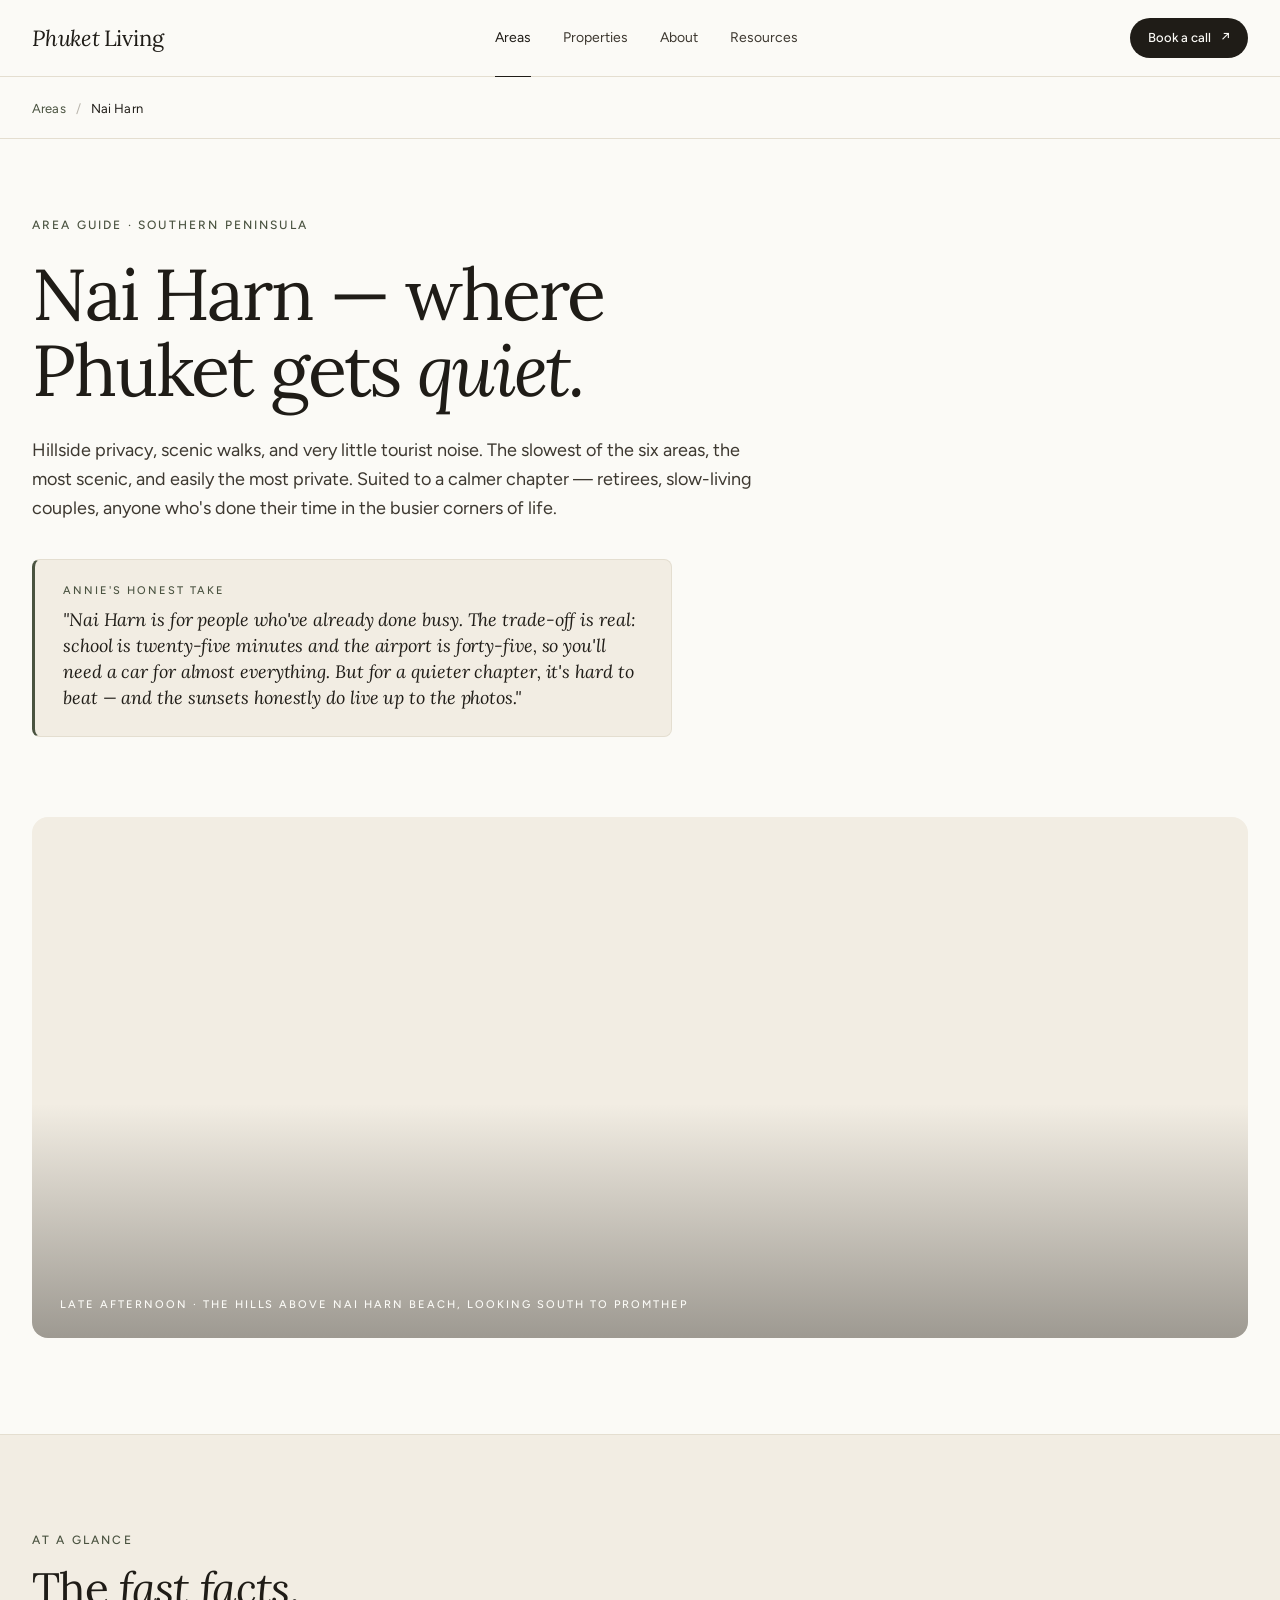
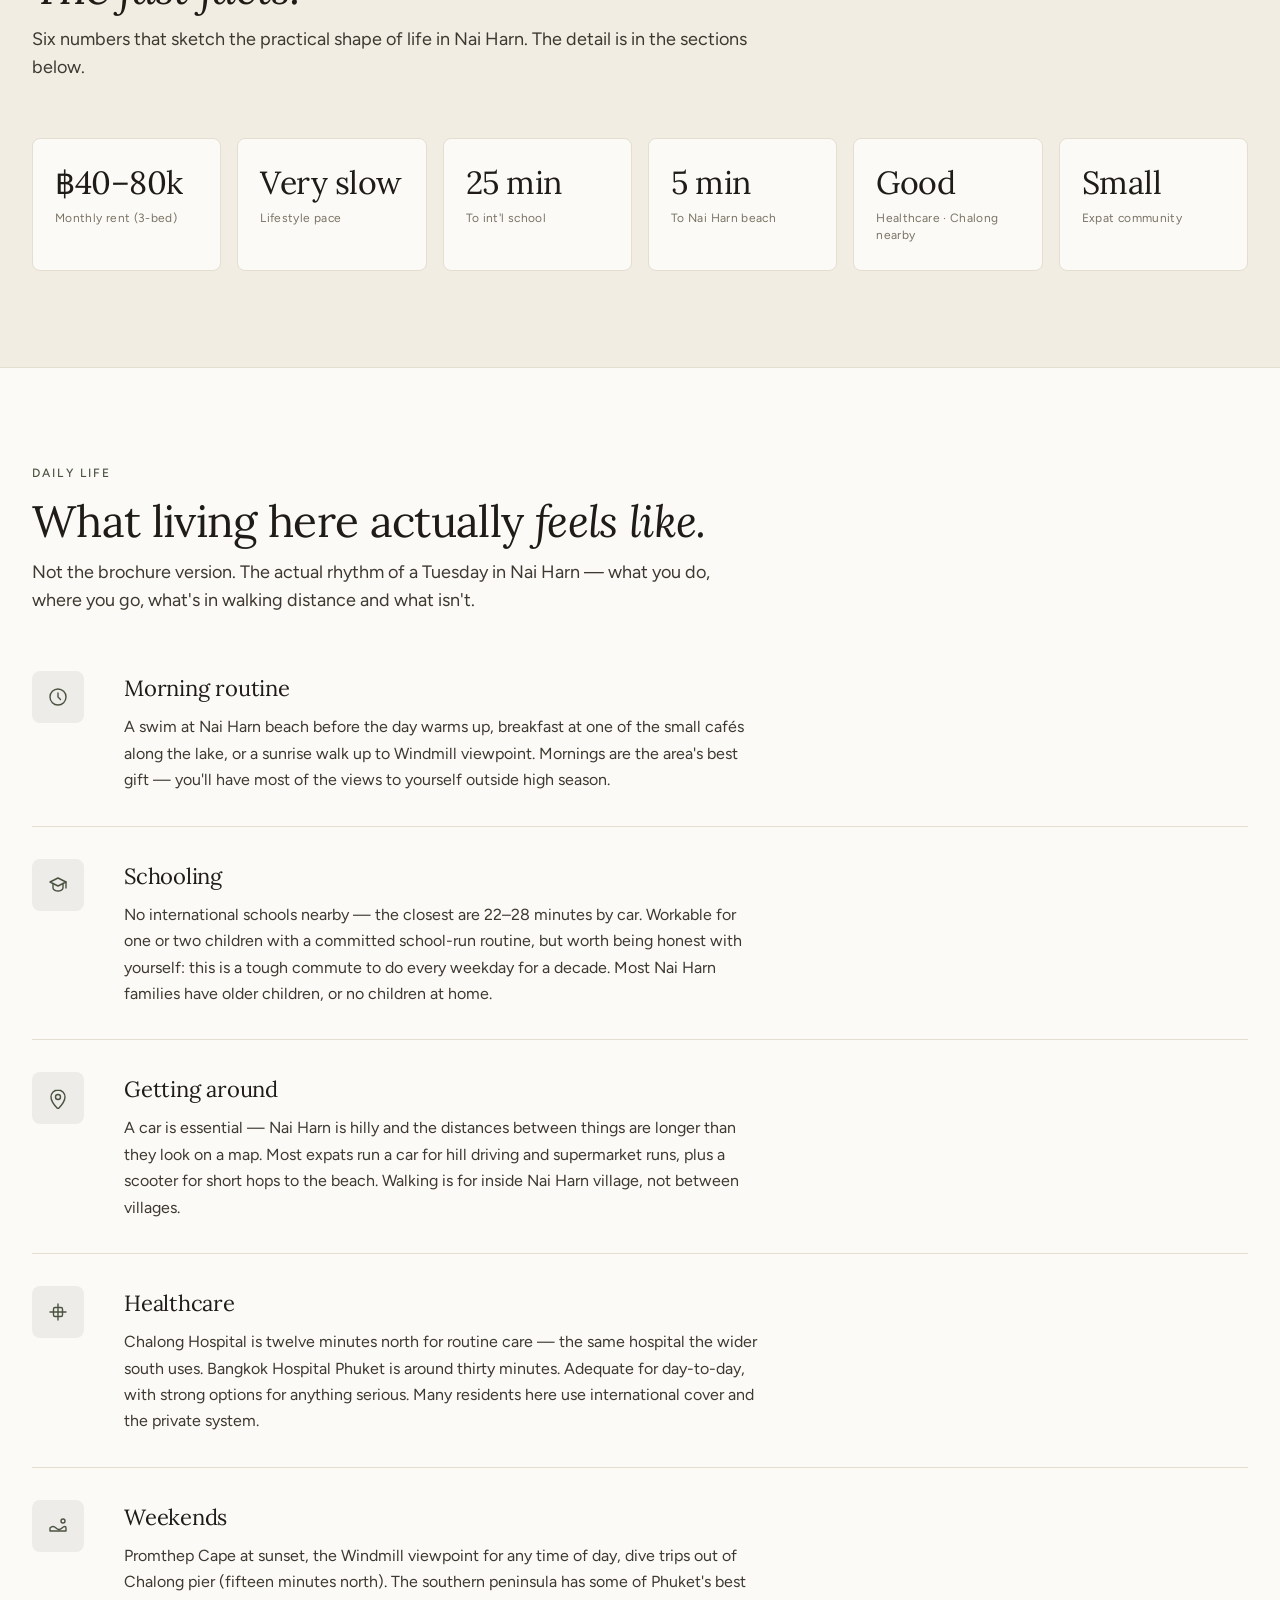
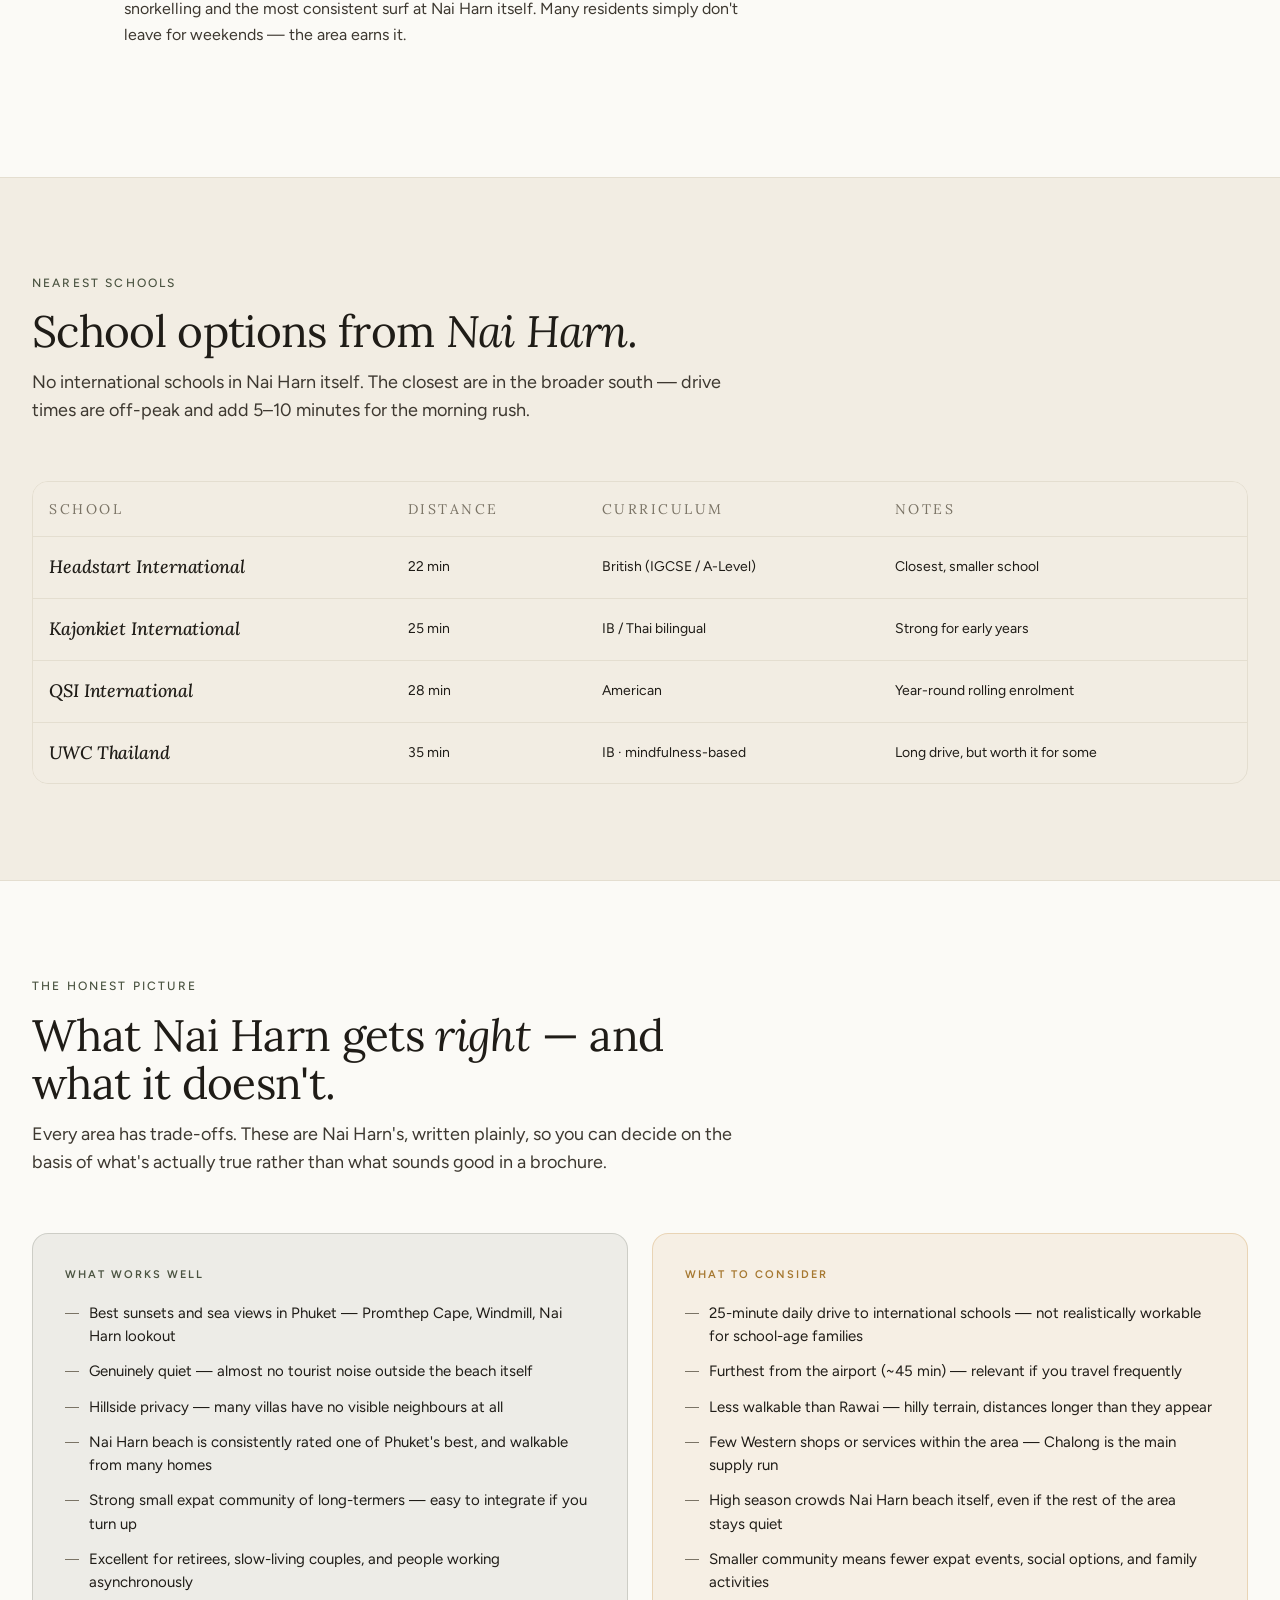
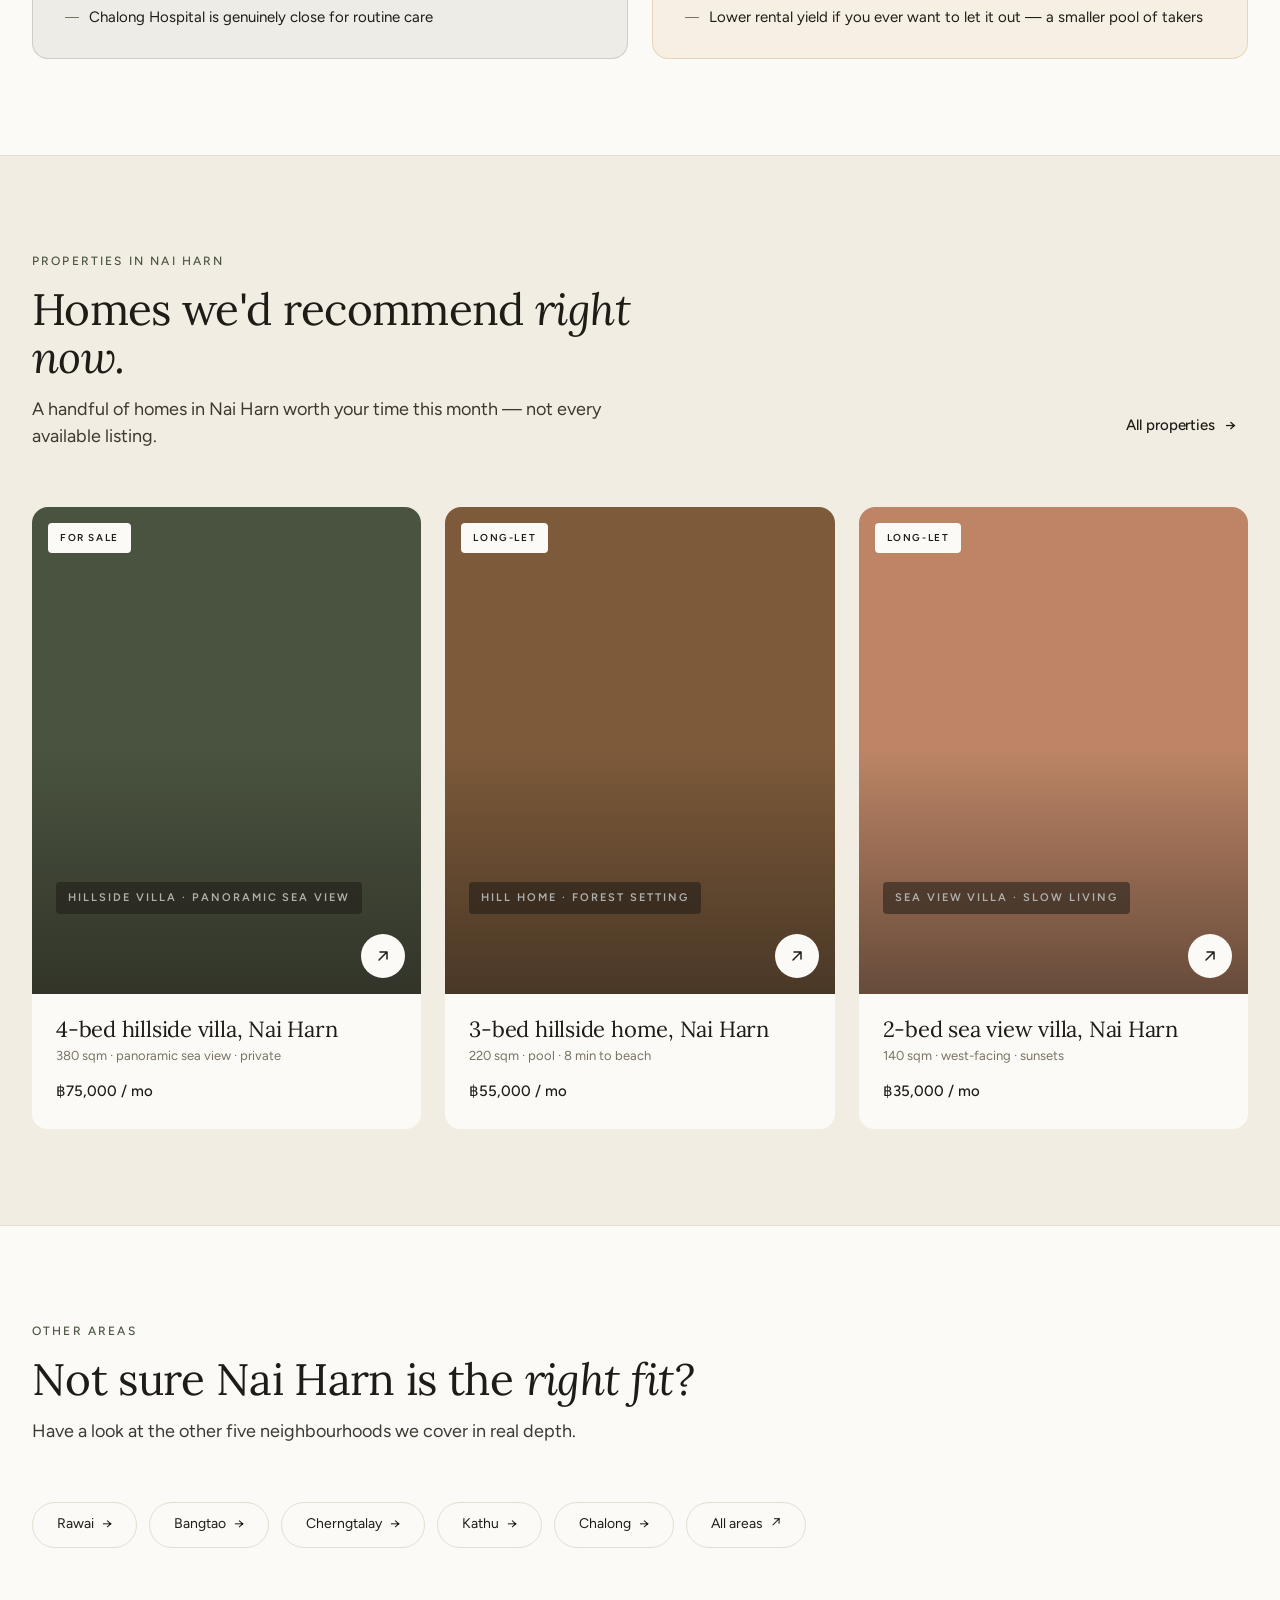
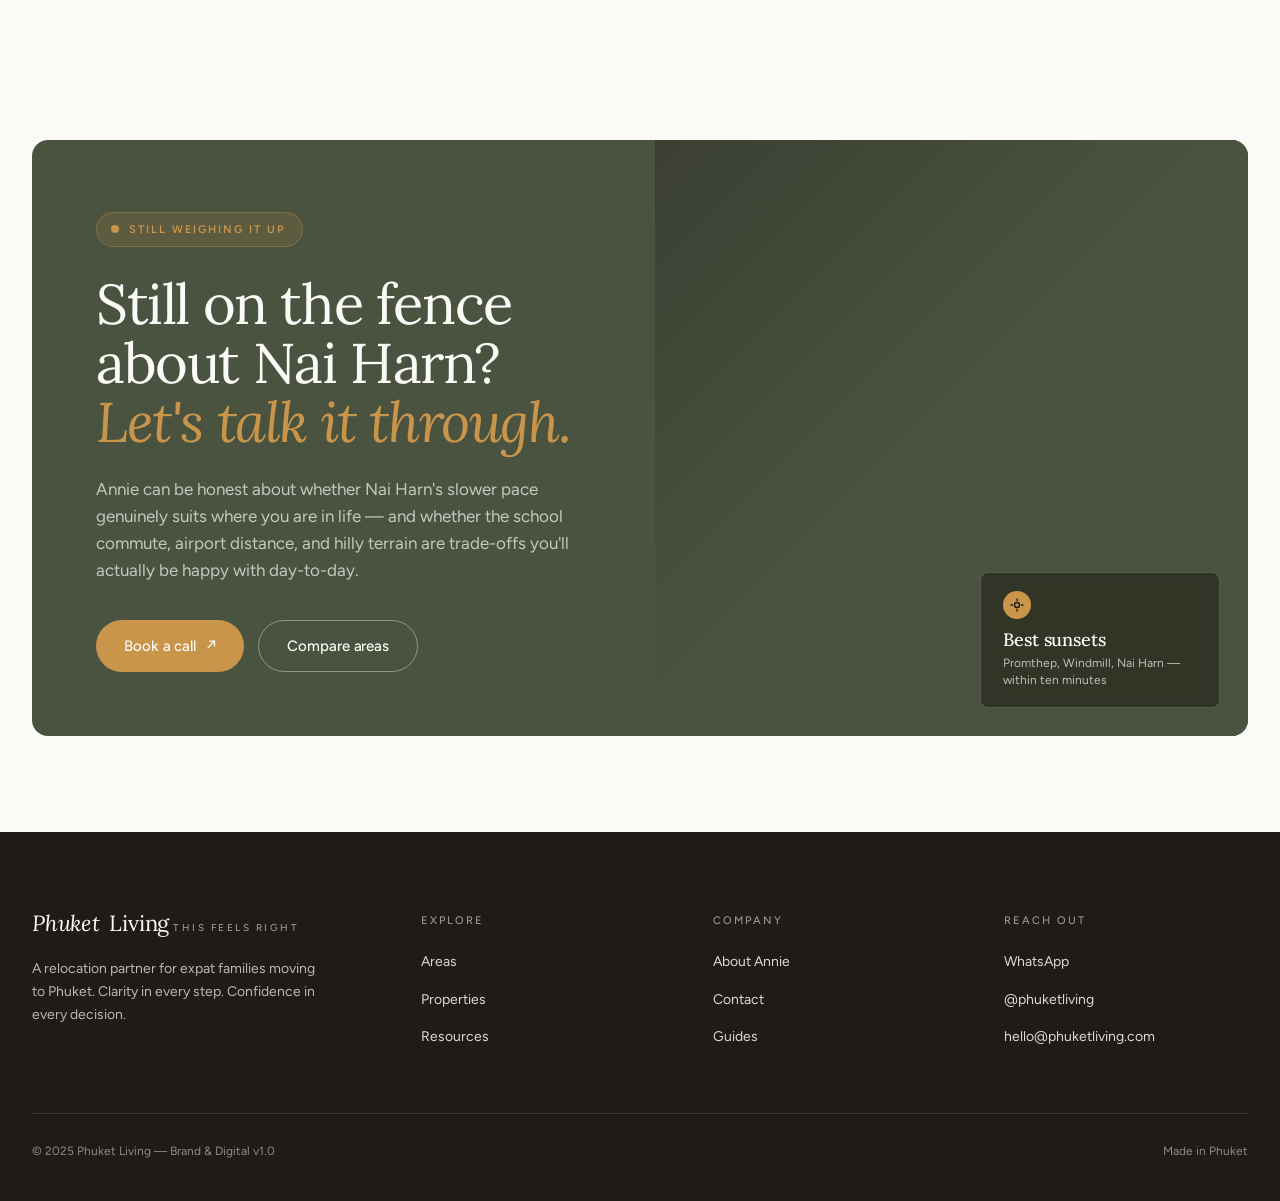
<file: area-naiharn.html>
<!DOCTYPE html>
<html lang="en">
<head>
<meta charset="UTF-8">
<meta name="viewport" content="width=device-width, initial-scale=1.0">
<title>Nai Harn — Area guide · Phuket Living</title>
<meta name="description" content="Hillside privacy, scenic walks, very little tourist noise. The full guide to living in Nai Harn — Phuket's quietest, most scenic neighbourhood.">

<link rel="preconnect" href="https://fonts.googleapis.com">
<link rel="preconnect" href="https://fonts.gstatic.com" crossorigin>
<link href="https://fonts.googleapis.com/css2?family=Lora:ital,wght@0,400;0,500;1,400;1,500&family=Figtree:wght@400;500;600&display=swap" rel="stylesheet">

<link rel="stylesheet" href="assets/css/main.css">
</head>
<body>

<header class="site-nav">
  <div class="wrap row">
    <a href="index.html" class="wordmark" aria-label="Phuket Living — home">
      <span class="ph">Phuket</span><span>Living</span>
    </a>
    <nav class="links" aria-label="Primary">
      <a href="areas.html" class="active">Areas</a>
      <a href="properties.html">Properties</a>
      <a href="about.html">About</a>
      <a href="resources.html">Resources</a>
    </nav>
    <a href="contact.html" class="btn btn-primary btn-sm">Book a call <span class="arrow">↗</span></a>
    <button class="nav-toggle" aria-label="Open menu">
      <svg width="18" height="14" viewBox="0 0 18 14" fill="none"><path d="M1 1h16M1 7h16M1 13h16" stroke="#1F1C17" stroke-width="1.4" stroke-linecap="round"/></svg>
    </button>
  </div>
</header>

<div class="breadcrumb">
  <div class="wrap">
    <p class="breadcrumb-text">
      <a href="areas.html">Areas</a><span class="sep">/</span><span class="here">Nai Harn</span>
    </p>
  </div>
</div>

<section class="guide-hero">
  <div class="wrap">
    <span class="eyebrow">Area guide · Southern peninsula</span>
    <h1>Nai Harn — where Phuket gets <em>quiet.</em></h1>
    <p class="sub">Hillside privacy, scenic walks, and very little tourist noise. The slowest of the six areas, the most scenic, and easily the most private. Suited to a calmer chapter — retirees, slow-living couples, anyone who's done their time in the busier corners of life.</p>

    <div class="verdict-bar">
      <p class="verdict-label">Annie's honest take</p>
      <p class="verdict-text">"Nai Harn is for people who've already done busy. The trade-off is real: school is twenty-five minutes and the airport is forty-five, so you'll need a car for almost everything. But for a quieter chapter, it's hard to beat — and the sunsets honestly do live up to the photos."</p>
    </div>
  </div>
</section>

<section style="padding: 0 0 96px; background: var(--paper);">
  <div class="wrap">
    <div class="hero-media" style="margin-top: 0; aspect-ratio: 21/9; background-image: url('https://images.unsplash.com/photo-1582268611958-ebfd161ef9cf?auto=format&fit=crop&w=1800&q=80');">
      <span class="caption">Late afternoon · the hills above Nai Harn beach, looking south to Promthep</span>
    </div>
  </div>
</section>

<section class="section sand">
  <div class="wrap">
    <div class="section-head">
      <span class="eyebrow">At a glance</span>
      <h2 class="h2">The <em>fast facts.</em></h2>
      <p class="lead">Six numbers that sketch the practical shape of life in Nai Harn. The detail is in the sections below.</p>
    </div>

    <div class="facts-grid-6">
      <div class="fact-card"><div class="v">฿40–80k</div><div class="k">Monthly rent (3-bed)</div></div>
      <div class="fact-card"><div class="v">Very slow</div><div class="k">Lifestyle pace</div></div>
      <div class="fact-card"><div class="v">25 min</div><div class="k">To int'l school</div></div>
      <div class="fact-card"><div class="v">5 min</div><div class="k">To Nai Harn beach</div></div>
      <div class="fact-card"><div class="v">Good</div><div class="k">Healthcare · Chalong nearby</div></div>
      <div class="fact-card"><div class="v">Small</div><div class="k">Expat community</div></div>
    </div>
  </div>
</section>

<section class="section paper">
  <div class="wrap">
    <div class="section-head">
      <span class="eyebrow">Daily life</span>
      <h2 class="h2">What living here actually <em>feels like.</em></h2>
      <p class="lead">Not the brochure version. The actual rhythm of a Tuesday in Nai Harn — what you do, where you go, what's in walking distance and what isn't.</p>
    </div>

    <div class="life-list">
      <div class="life-row">
        <div class="life-icon">
          <svg width="22" height="22" viewBox="0 0 22 22" fill="none">
            <circle cx="11" cy="11" r="8" stroke="currentColor" stroke-width="1.4"/>
            <path d="M11 7v4l2.5 2.5" stroke="currentColor" stroke-width="1.4" stroke-linecap="round"/>
          </svg>
        </div>
        <div>
          <p class="life-title">Morning routine</p>
          <p class="life-desc">A swim at Nai Harn beach before the day warms up, breakfast at one of the small cafés along the lake, or a sunrise walk up to Windmill viewpoint. Mornings are the area's best gift — you'll have most of the views to yourself outside high season.</p>
        </div>
      </div>

      <div class="life-row">
        <div class="life-icon">
          <svg width="22" height="22" viewBox="0 0 22 22" fill="none">
            <path d="M3 8l8-4 8 4-8 4-8-4z" stroke="currentColor" stroke-width="1.4" stroke-linejoin="round"/>
            <path d="M6 9.5V14c0 1.5 2.5 3 5 3s5-1.5 5-3V9.5" stroke="currentColor" stroke-width="1.4" stroke-linecap="round"/>
            <path d="M19 8v6" stroke="currentColor" stroke-width="1.4" stroke-linecap="round"/>
          </svg>
        </div>
        <div>
          <p class="life-title">Schooling</p>
          <p class="life-desc">No international schools nearby — the closest are 22–28 minutes by car. Workable for one or two children with a committed school-run routine, but worth being honest with yourself: this is a tough commute to do every weekday for a decade. Most Nai Harn families have older children, or no children at home.</p>
        </div>
      </div>

      <div class="life-row">
        <div class="life-icon">
          <svg width="22" height="22" viewBox="0 0 22 22" fill="none">
            <path d="M11 3C7.13 3 4 6.13 4 10c0 5 7 12 7 12s7-7 7-12c0-3.87-3.13-7-7-7z" stroke="currentColor" stroke-width="1.4"/>
            <circle cx="11" cy="10" r="2.5" stroke="currentColor" stroke-width="1.4"/>
          </svg>
        </div>
        <div>
          <p class="life-title">Getting around</p>
          <p class="life-desc">A car is essential — Nai Harn is hilly and the distances between things are longer than they look on a map. Most expats run a car for hill driving and supermarket runs, plus a scooter for short hops to the beach. Walking is for inside Nai Harn village, not between villages.</p>
        </div>
      </div>

      <div class="life-row">
        <div class="life-icon">
          <svg width="22" height="22" viewBox="0 0 22 22" fill="none">
            <path d="M11 3v16M3 11h16" stroke="currentColor" stroke-width="1.4" stroke-linecap="round"/>
            <rect x="6.5" y="6.5" width="9" height="9" rx="1.5" stroke="currentColor" stroke-width="1.4"/>
          </svg>
        </div>
        <div>
          <p class="life-title">Healthcare</p>
          <p class="life-desc">Chalong Hospital is twelve minutes north for routine care — the same hospital the wider south uses. Bangkok Hospital Phuket is around thirty minutes. Adequate for day-to-day, with strong options for anything serious. Many residents here use international cover and the private system.</p>
        </div>
      </div>

      <div class="life-row">
        <div class="life-icon">
          <svg width="22" height="22" viewBox="0 0 22 22" fill="none">
            <path d="M3 13c2-2 4-2 6 0s4 2 6 0 4-2 4 0v3H3v-3z" stroke="currentColor" stroke-width="1.4" stroke-linejoin="round"/>
            <circle cx="16" cy="6" r="2" stroke="currentColor" stroke-width="1.4"/>
          </svg>
        </div>
        <div>
          <p class="life-title">Weekends</p>
          <p class="life-desc">Promthep Cape at sunset, the Windmill viewpoint for any time of day, dive trips out of Chalong pier (fifteen minutes north). The southern peninsula has some of Phuket's best snorkelling and the most consistent surf at Nai Harn itself. Many residents simply don't leave for weekends — the area earns it.</p>
        </div>
      </div>
    </div>
  </div>
</section>

<section class="section sand">
  <div class="wrap">
    <div class="section-head">
      <span class="eyebrow">Nearest schools</span>
      <h2 class="h2">School options from <em>Nai Harn.</em></h2>
      <p class="lead">No international schools in Nai Harn itself. The closest are in the broader south — drive times are off-peak and add 5–10 minutes for the morning rush.</p>
    </div>

    <div style="overflow-x: auto;">
      <table class="compare-table">
        <thead>
          <tr>
            <th><span class="area-h" style="font-style: normal; font-size: 14px; text-transform: uppercase; letter-spacing: 0.18em; color: var(--ink-muted);">School</span></th>
            <th><span class="area-h" style="font-style: normal; font-size: 14px; text-transform: uppercase; letter-spacing: 0.18em; color: var(--ink-muted);">Distance</span></th>
            <th><span class="area-h" style="font-style: normal; font-size: 14px; text-transform: uppercase; letter-spacing: 0.18em; color: var(--ink-muted);">Curriculum</span></th>
            <th><span class="area-h" style="font-style: normal; font-size: 14px; text-transform: uppercase; letter-spacing: 0.18em; color: var(--ink-muted);">Notes</span></th>
          </tr>
        </thead>
        <tbody>
          <tr>
            <td class="label" style="white-space: normal; width: auto;"><span style="font-family: var(--serif); font-style: italic; font-size: 18px; text-transform: none; letter-spacing: -0.005em; color: var(--ink);">Headstart International</span></td>
            <td>22 min</td>
            <td>British (IGCSE / A-Level)</td>
            <td>Closest, smaller school</td>
          </tr>
          <tr>
            <td class="label" style="white-space: normal; width: auto;"><span style="font-family: var(--serif); font-style: italic; font-size: 18px; text-transform: none; letter-spacing: -0.005em; color: var(--ink);">Kajonkiet International</span></td>
            <td>25 min</td>
            <td>IB / Thai bilingual</td>
            <td>Strong for early years</td>
          </tr>
          <tr>
            <td class="label" style="white-space: normal; width: auto;"><span style="font-family: var(--serif); font-style: italic; font-size: 18px; text-transform: none; letter-spacing: -0.005em; color: var(--ink);">QSI International</span></td>
            <td>28 min</td>
            <td>American</td>
            <td>Year-round rolling enrolment</td>
          </tr>
          <tr>
            <td class="label" style="white-space: normal; width: auto;"><span style="font-family: var(--serif); font-style: italic; font-size: 18px; text-transform: none; letter-spacing: -0.005em; color: var(--ink);">UWC Thailand</span></td>
            <td>35 min</td>
            <td>IB · mindfulness-based</td>
            <td>Long drive, but worth it for some</td>
          </tr>
        </tbody>
      </table>
    </div>
  </div>
</section>

<section class="section paper">
  <div class="wrap">
    <div class="section-head">
      <span class="eyebrow">The honest picture</span>
      <h2 class="h2">What Nai Harn gets <em>right</em> — and what it doesn't.</h2>
      <p class="lead">Every area has trade-offs. These are Nai Harn's, written plainly, so you can decide on the basis of what's actually true rather than what sounds good in a brochure.</p>
    </div>

    <div class="honest-grid">
      <div class="honest-card pro">
        <p class="honest-title">What works well</p>
        <ul class="honest-list">
          <li>Best sunsets and sea views in Phuket — Promthep Cape, Windmill, Nai Harn lookout</li>
          <li>Genuinely quiet — almost no tourist noise outside the beach itself</li>
          <li>Hillside privacy — many villas have no visible neighbours at all</li>
          <li>Nai Harn beach is consistently rated one of Phuket's best, and walkable from many homes</li>
          <li>Strong small expat community of long-termers — easy to integrate if you turn up</li>
          <li>Excellent for retirees, slow-living couples, and people working asynchronously</li>
          <li>Chalong Hospital is genuinely close for routine care</li>
        </ul>
      </div>

      <div class="honest-card con">
        <p class="honest-title">What to consider</p>
        <ul class="honest-list">
          <li>25-minute daily drive to international schools — not realistically workable for school-age families</li>
          <li>Furthest from the airport (~45 min) — relevant if you travel frequently</li>
          <li>Less walkable than Rawai — hilly terrain, distances longer than they appear</li>
          <li>Few Western shops or services within the area — Chalong is the main supply run</li>
          <li>High season crowds Nai Harn beach itself, even if the rest of the area stays quiet</li>
          <li>Smaller community means fewer expat events, social options, and family activities</li>
          <li>Lower rental yield if you ever want to let it out — a smaller pool of takers</li>
        </ul>
      </div>
    </div>
  </div>
</section>

<section class="section sand">
  <div class="wrap">
    <div class="section-head" style="display:flex; align-items:flex-end; justify-content:space-between; gap:32px; flex-wrap:wrap; max-width:none;">
      <div style="display:grid; gap:14px; max-width: 640px;">
        <span class="eyebrow">Properties in Nai Harn</span>
        <h2 class="h2">Homes we'd recommend <em>right now.</em></h2>
        <p class="lead">A handful of homes in Nai Harn worth your time this month — not every available listing.</p>
      </div>
      <a href="properties.html" class="btn btn-ghost">All properties <span class="arrow">→</span></a>
    </div>

    <div class="cards-grid">
      <article class="prop-card tone-olive">
        <div class="media" style="background-image: url('https://images.unsplash.com/photo-1568605114967-8130f3a36994?auto=format&fit=crop&w=900&q=80');">
          <span class="badge">For sale</span>
          <span class="caption"><span class="type">Hillside villa · panoramic sea view</span></span>
          <span class="arrow-btn"><svg width="14" height="14" viewBox="0 0 14 14" fill="none"><path d="M3 11L11 3M11 3H4M11 3v7" stroke="#1F1C17" stroke-width="1.5" stroke-linecap="round" stroke-linejoin="round"/></svg></span>
        </div>
        <div class="meta">
          <span class="title">4-bed hillside villa, Nai Harn</span>
          <span class="sub">380 sqm · panoramic sea view · private</span>
          <span class="price">฿75,000 / mo</span>
        </div>
      </article>

      <article class="prop-card tone-brown">
        <div class="media" style="background-image: url('https://images.unsplash.com/photo-1582268611958-ebfd161ef9cf?auto=format&fit=crop&w=900&q=80');">
          <span class="badge">Long-let</span>
          <span class="caption"><span class="type">Hill home · forest setting</span></span>
          <span class="arrow-btn"><svg width="14" height="14" viewBox="0 0 14 14" fill="none"><path d="M3 11L11 3M11 3H4M11 3v7" stroke="#1F1C17" stroke-width="1.5" stroke-linecap="round" stroke-linejoin="round"/></svg></span>
        </div>
        <div class="meta">
          <span class="title">3-bed hillside home, Nai Harn</span>
          <span class="sub">220 sqm · pool · 8 min to beach</span>
          <span class="price">฿55,000 / mo</span>
        </div>
      </article>

      <article class="prop-card tone-clay">
        <div class="media" style="background-image: url('https://images.unsplash.com/photo-1505691938895-1758d7feb511?auto=format&fit=crop&w=900&q=80');">
          <span class="badge">Long-let</span>
          <span class="caption"><span class="type">Sea view villa · slow living</span></span>
          <span class="arrow-btn"><svg width="14" height="14" viewBox="0 0 14 14" fill="none"><path d="M3 11L11 3M11 3H4M11 3v7" stroke="#1F1C17" stroke-width="1.5" stroke-linecap="round" stroke-linejoin="round"/></svg></span>
        </div>
        <div class="meta">
          <span class="title">2-bed sea view villa, Nai Harn</span>
          <span class="sub">140 sqm · west-facing · sunsets</span>
          <span class="price">฿35,000 / mo</span>
        </div>
      </article>
    </div>
  </div>
</section>

<section class="section paper">
  <div class="wrap">
    <div class="section-head">
      <span class="eyebrow">Other areas</span>
      <h2 class="h2">Not sure Nai Harn is the <em>right fit?</em></h2>
      <p class="lead">Have a look at the other five neighbourhoods we cover in real depth.</p>
    </div>

    <div class="area-pills">
      <a href="area-rawai.html" class="area-pill">Rawai <span class="arrow">→</span></a>
      <a href="area-bangtao.html" class="area-pill">Bangtao <span class="arrow">→</span></a>
      <a href="area-cherngtalay.html" class="area-pill">Cherngtalay <span class="arrow">→</span></a>
      <a href="area-kathu.html" class="area-pill">Kathu <span class="arrow">→</span></a>
      <a href="area-chalong.html" class="area-pill">Chalong <span class="arrow">→</span></a>
      <a href="areas.html" class="area-pill">All areas <span class="arrow">↗</span></a>
    </div>
  </div>
</section>

<section class="cta-block">
  <div class="wrap">
    <div class="cta-card">
      <div class="cta-card-content">
        <span class="cta-card-eyebrow"><span class="dot"></span>Still weighing it up</span>
        <h2>
          <span class="lead-line">Still on the fence about Nai Harn?</span>
          <em>Let's talk it through.</em>
        </h2>
        <p class="sub">Annie can be honest about whether Nai Harn's slower pace genuinely suits where you are in life — and whether the school commute, airport distance, and hilly terrain are trade-offs you'll actually be happy with day-to-day.</p>
        <div class="cta-row">
          <a href="contact.html" class="btn btn-accent">Book a call <span class="arrow">↗</span></a>
          <a href="areas.html" class="btn btn-ghost-on-dark">Compare areas</a>
        </div>
      </div>
      <div class="cta-card-image" style="background-image: url('https://images.unsplash.com/photo-1582268611958-ebfd161ef9cf?auto=format&fit=crop&w=1400&q=80');">
        <div class="cta-card-stat">
          <span class="stat-icon">
            <svg width="14" height="14" viewBox="0 0 14 14" fill="none"><circle cx="7" cy="7" r="2.5" stroke="currentColor" stroke-width="1.4"/><path d="M7 1v1.5M7 11.5V13M1 7h1.5M11.5 7H13" stroke="currentColor" stroke-width="1.4" stroke-linecap="round"/></svg>
          </span>
          <p class="stat-title">Best sunsets</p>
          <p class="stat-sub">Promthep, Windmill, Nai Harn — within ten minutes</p>
        </div>
      </div>
    </div>
  </div>
</section>

<footer class="site-foot">
  <div class="wrap">
    <div class="row">
      <div>
        <span class="wordmark"><span class="ph">Phuket</span>&nbsp;Living<span class="tag">This feels right</span></span>
        <p>A relocation partner for expat families moving to Phuket. Clarity in every step. Confidence in every decision.</p>
      </div>
      <div>
        <h4>Explore</h4>
        <ul>
          <li><a href="areas.html">Areas</a></li>
          <li><a href="properties.html">Properties</a></li>
          <li><a href="resources.html">Resources</a></li>
        </ul>
      </div>
      <div>
        <h4>Company</h4>
        <ul>
          <li><a href="about.html">About Annie</a></li>
          <li><a href="contact.html">Contact</a></li>
          <li><a href="resources.html">Guides</a></li>
        </ul>
      </div>
      <div>
        <h4>Reach out</h4>
        <ul>
          <li><a href="#">WhatsApp</a></li>
          <li><a href="#">@phuketliving</a></li>
          <li><a href="mailto:hello@phuketliving.com">hello@phuketliving.com</a></li>
        </ul>
      </div>
    </div>
    <div class="legal">
      <span>© 2025 Phuket Living — Brand &amp; Digital v1.0</span>
      <span>Made in Phuket</span>
    </div>
  </div>
</footer>

</body>
</html>
</file>
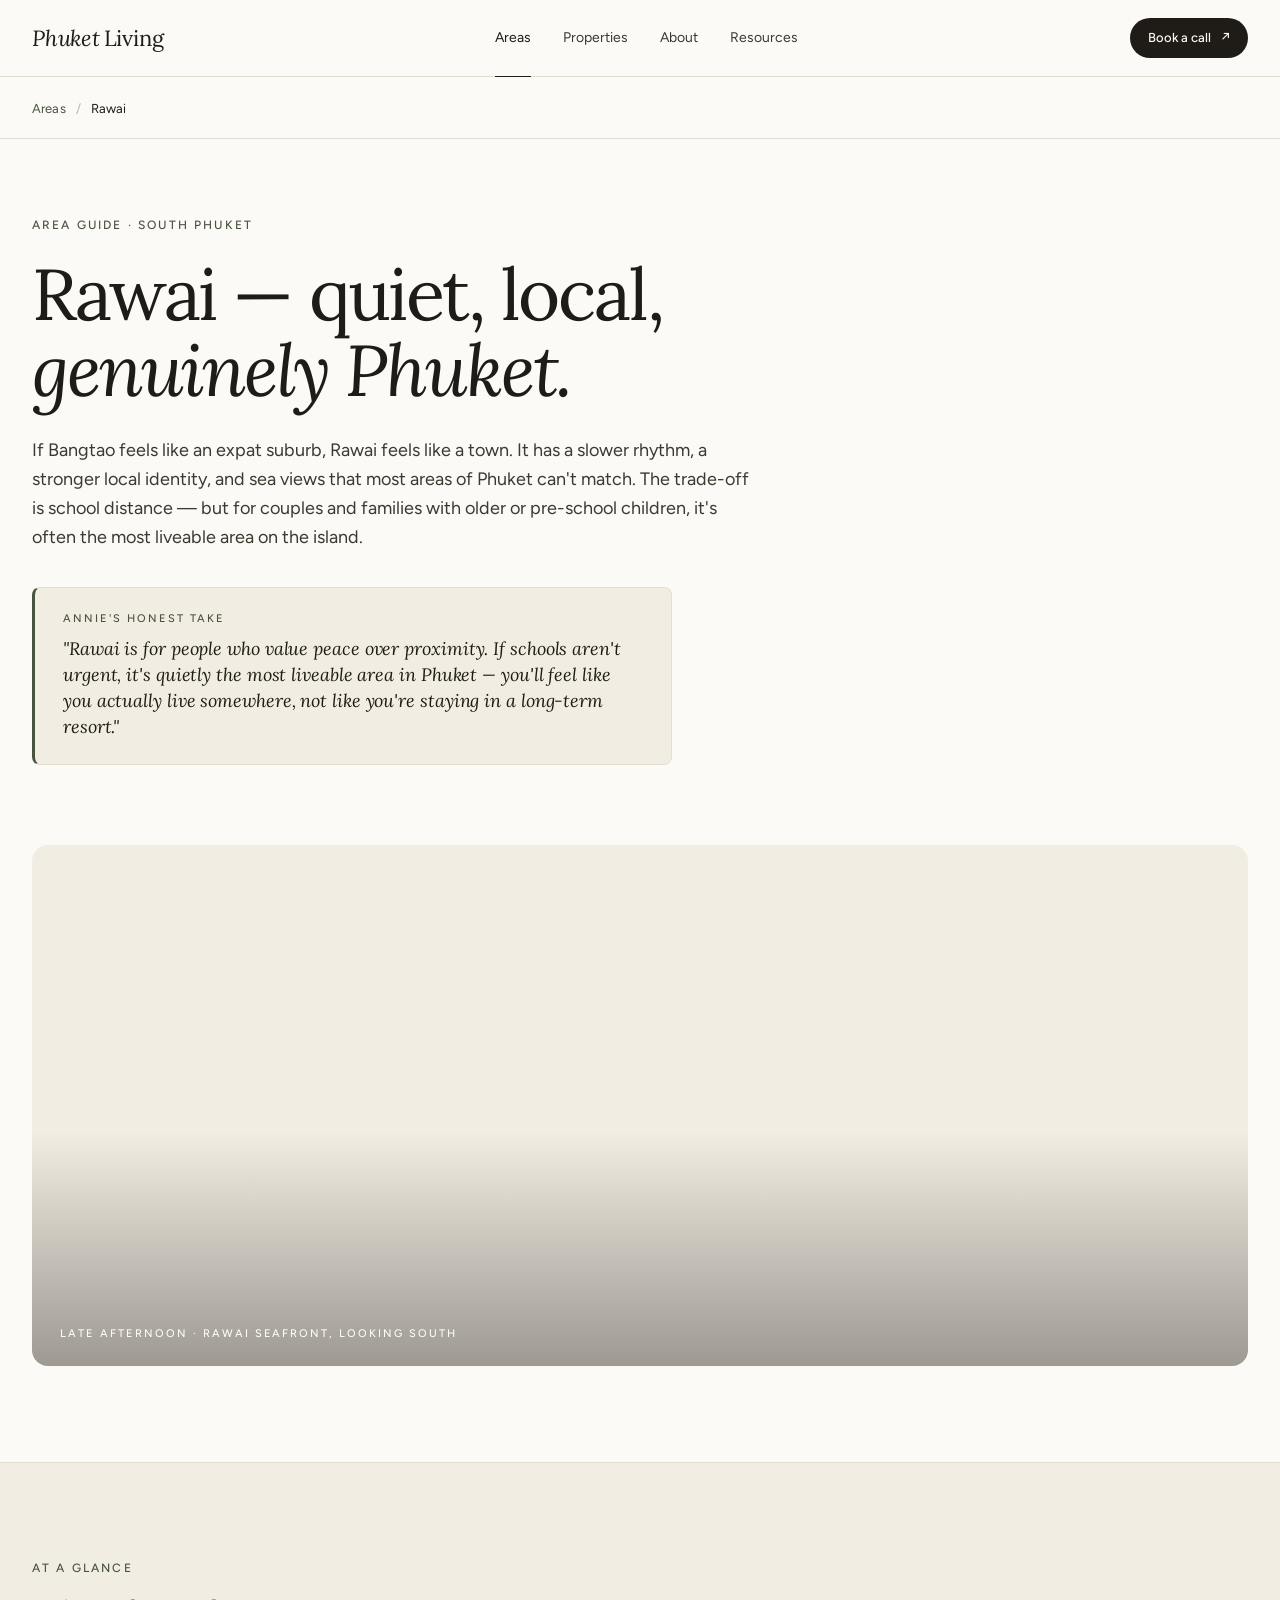
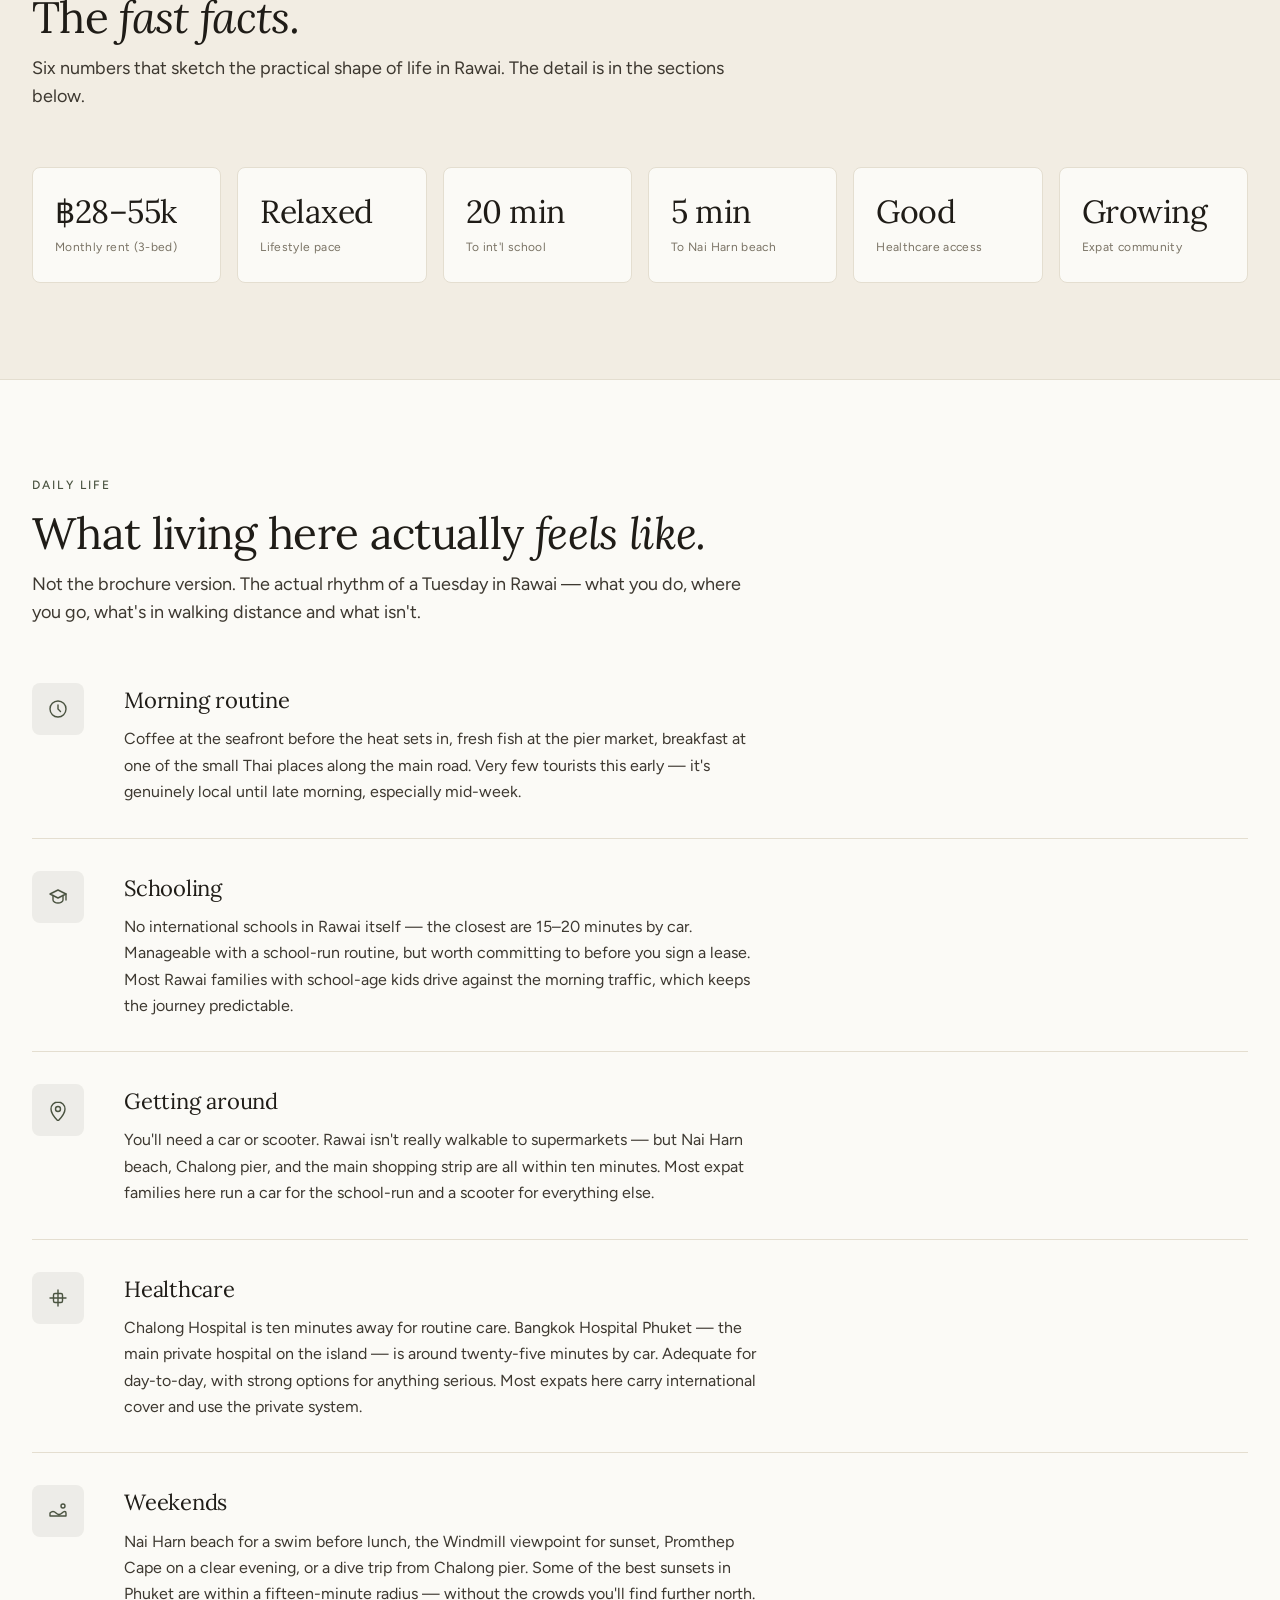
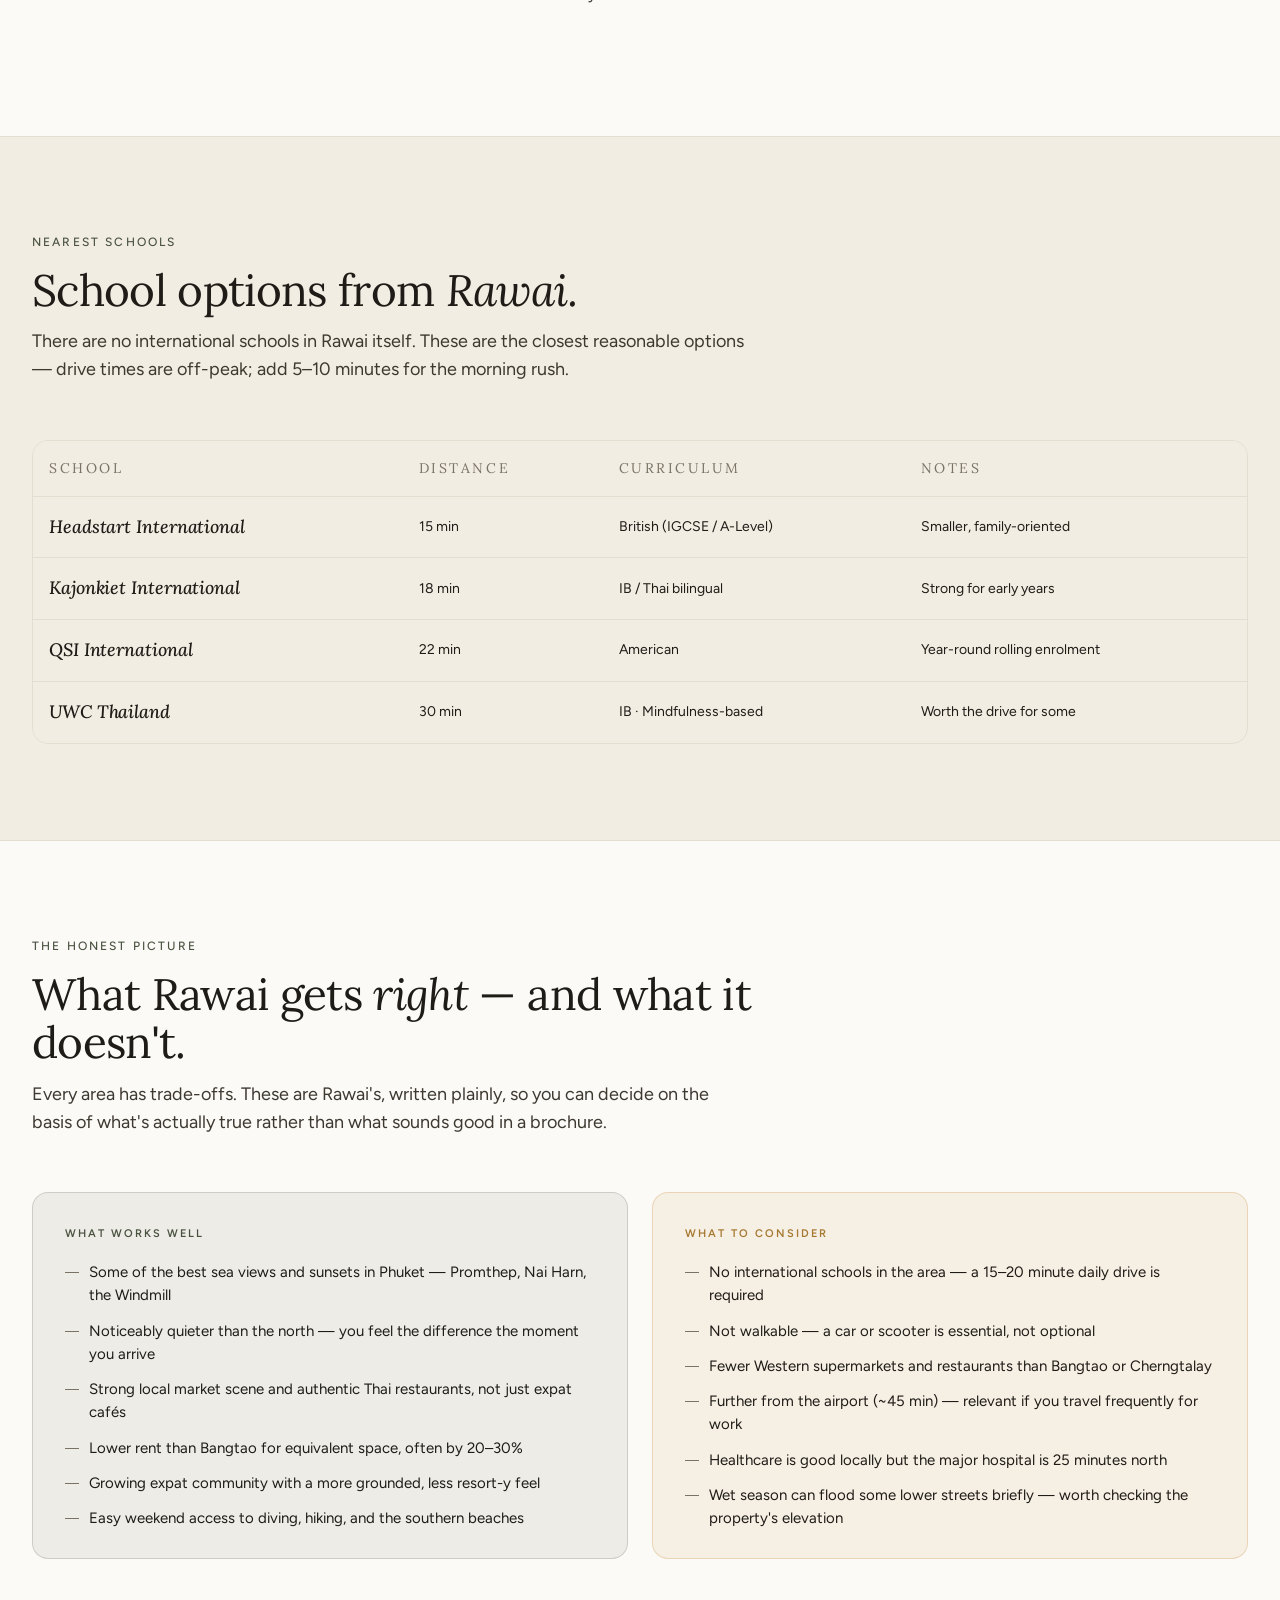
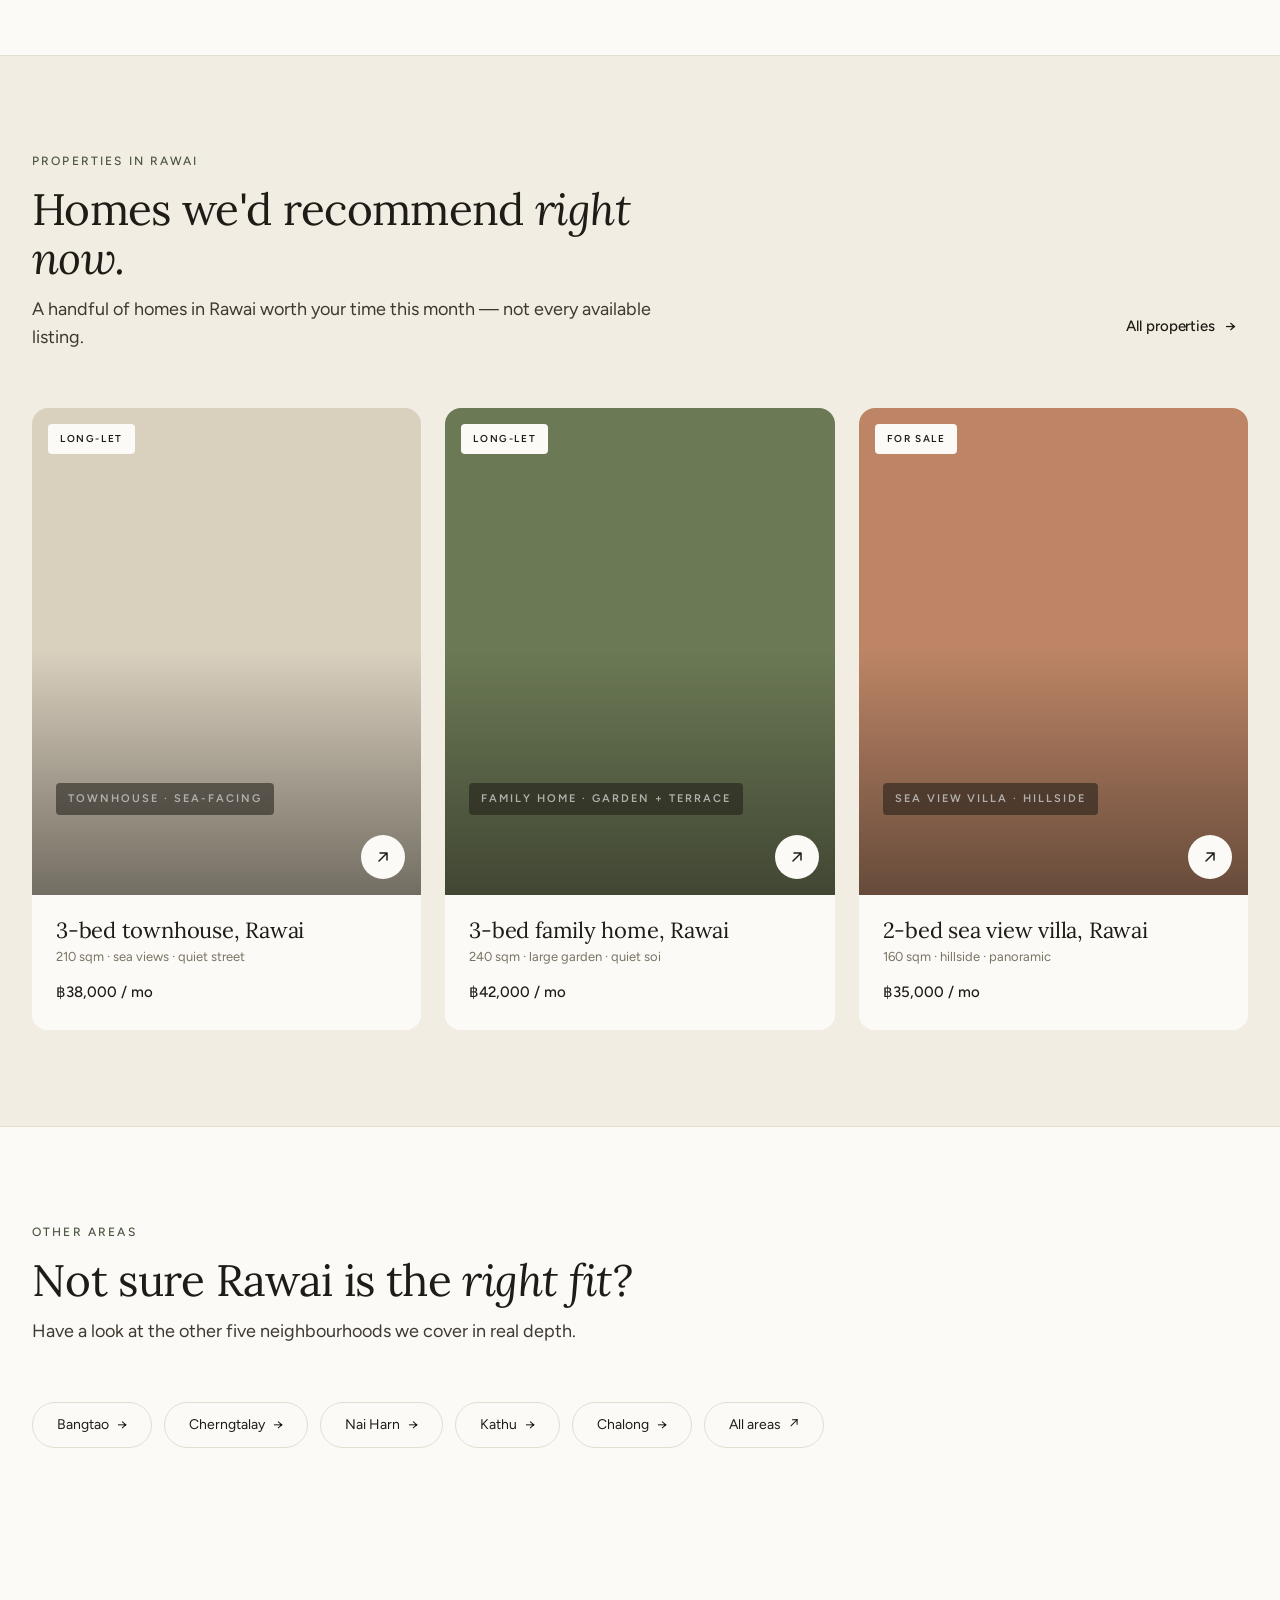
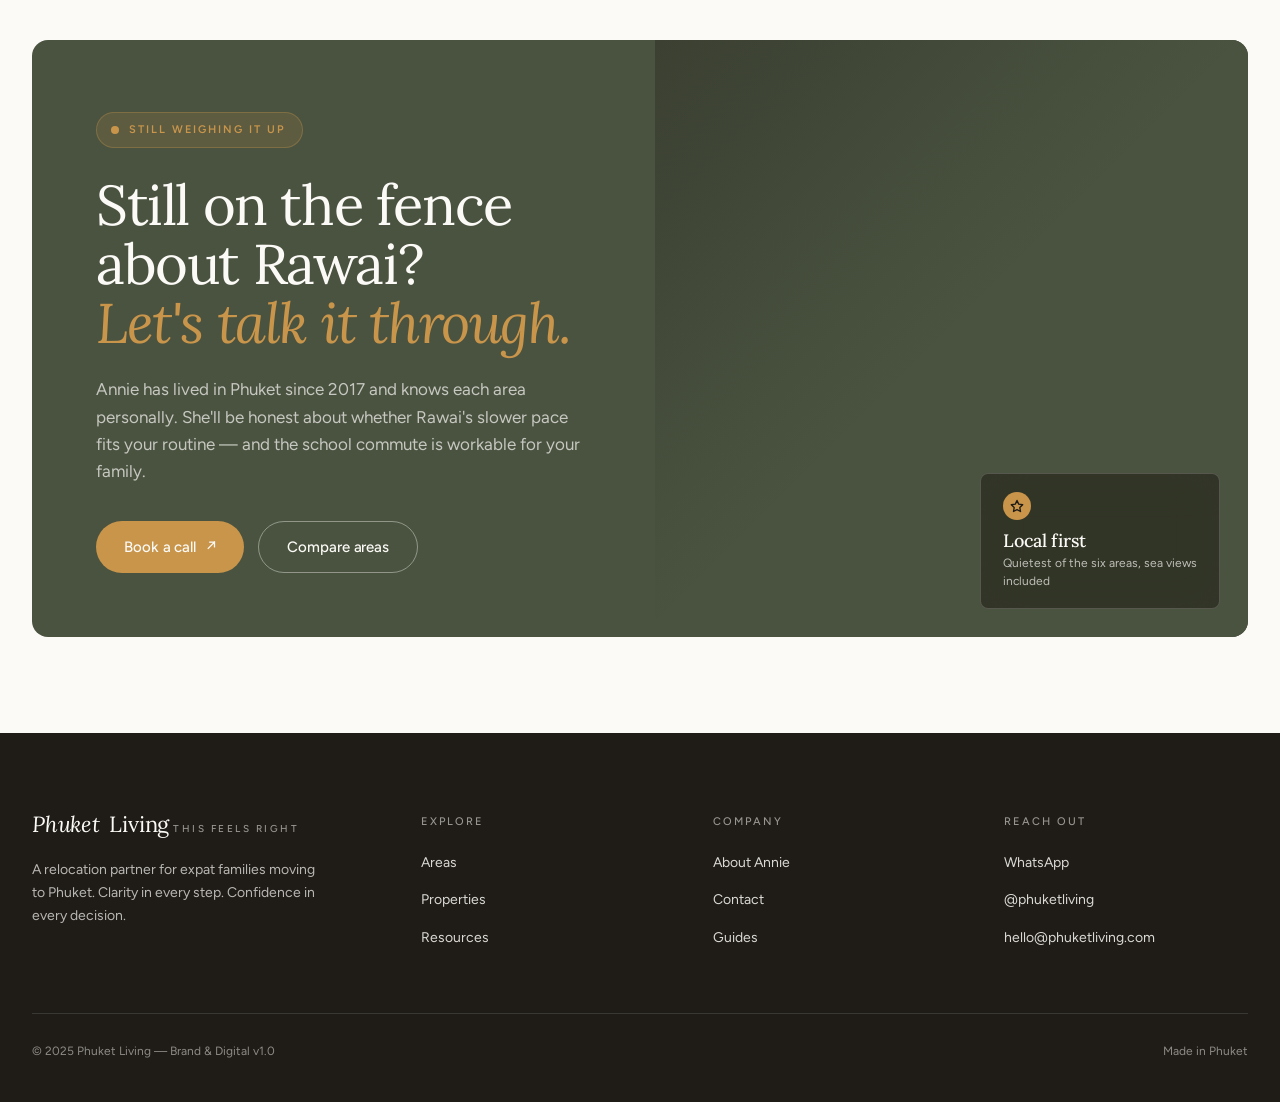
<file: area-rawai.html>
<!DOCTYPE html>
<html lang="en">
<head>
<meta charset="UTF-8">
<meta name="viewport" content="width=device-width, initial-scale=1.0">
<title>Rawai — Area guide · Phuket Living</title>
<meta name="description" content="Quiet, local, and genuinely Phuket. The full guide to living in Rawai — what works, what doesn't, and who it suits.">

<link rel="preconnect" href="https://fonts.googleapis.com">
<link rel="preconnect" href="https://fonts.gstatic.com" crossorigin>
<link href="https://fonts.googleapis.com/css2?family=Lora:ital,wght@0,400;0,500;1,400;1,500&family=Figtree:wght@400;500;600&display=swap" rel="stylesheet">

<link rel="stylesheet" href="assets/css/main.css">
</head>
<body>

<!-- =========================================================
     NAV
     ========================================================= -->
<header class="site-nav">
  <div class="wrap row">
    <a href="index.html" class="wordmark" aria-label="Phuket Living — home">
      <span class="ph">Phuket</span><span>Living</span>
    </a>
    <nav class="links" aria-label="Primary">
      <a href="areas.html" class="active">Areas</a>
      <a href="properties.html">Properties</a>
      <a href="about.html">About</a>
      <a href="resources.html">Resources</a>
    </nav>
    <a href="contact.html" class="btn btn-primary btn-sm">Book a call <span class="arrow">↗</span></a>
    <button class="nav-toggle" aria-label="Open menu">
      <svg width="18" height="14" viewBox="0 0 18 14" fill="none"><path d="M1 1h16M1 7h16M1 13h16" stroke="#1F1C17" stroke-width="1.4" stroke-linecap="round"/></svg>
    </button>
  </div>
</header>

<!-- =========================================================
     BREADCRUMB
     ========================================================= -->
<div class="breadcrumb">
  <div class="wrap">
    <p class="breadcrumb-text">
      <a href="areas.html">Areas</a><span class="sep">/</span><span class="here">Rawai</span>
    </p>
  </div>
</div>

<!-- =========================================================
     GUIDE HERO
     ========================================================= -->
<section class="guide-hero">
  <div class="wrap">
    <span class="eyebrow">Area guide · South Phuket</span>
    <h1>Rawai — quiet, local, <em>genuinely Phuket.</em></h1>
    <p class="sub">If Bangtao feels like an expat suburb, Rawai feels like a town. It has a slower rhythm, a stronger local identity, and sea views that most areas of Phuket can't match. The trade-off is school distance — but for couples and families with older or pre-school children, it's often the most liveable area on the island.</p>

    <div class="verdict-bar">
      <p class="verdict-label">Annie's honest take</p>
      <p class="verdict-text">"Rawai is for people who value peace over proximity. If schools aren't urgent, it's quietly the most liveable area in Phuket — you'll feel like you actually live somewhere, not like you're staying in a long-term resort."</p>
    </div>
  </div>
</section>

<!-- =========================================================
     FEATURED IMAGE
     ========================================================= -->
<section style="padding: 0 0 96px; background: var(--paper);">
  <div class="wrap">
    <div class="hero-media" style="margin-top: 0; aspect-ratio: 21/9; background-image: url('https://images.unsplash.com/photo-1505142468610-359e7d316be0?auto=format&fit=crop&w=1800&q=80');">
      <span class="caption">Late afternoon · Rawai seafront, looking south</span>
    </div>
  </div>
</section>

<!-- =========================================================
     AT A GLANCE
     ========================================================= -->
<section class="section sand">
  <div class="wrap">
    <div class="section-head">
      <span class="eyebrow">At a glance</span>
      <h2 class="h2">The <em>fast facts.</em></h2>
      <p class="lead">Six numbers that sketch the practical shape of life in Rawai. The detail is in the sections below.</p>
    </div>

    <div class="facts-grid-6">
      <div class="fact-card"><div class="v">฿28–55k</div><div class="k">Monthly rent (3-bed)</div></div>
      <div class="fact-card"><div class="v">Relaxed</div><div class="k">Lifestyle pace</div></div>
      <div class="fact-card"><div class="v">20 min</div><div class="k">To int'l school</div></div>
      <div class="fact-card"><div class="v">5 min</div><div class="k">To Nai Harn beach</div></div>
      <div class="fact-card"><div class="v">Good</div><div class="k">Healthcare access</div></div>
      <div class="fact-card"><div class="v">Growing</div><div class="k">Expat community</div></div>
    </div>
  </div>
</section>

<!-- =========================================================
     DAILY LIFE
     ========================================================= -->
<section class="section paper">
  <div class="wrap">
    <div class="section-head">
      <span class="eyebrow">Daily life</span>
      <h2 class="h2">What living here actually <em>feels like.</em></h2>
      <p class="lead">Not the brochure version. The actual rhythm of a Tuesday in Rawai — what you do, where you go, what's in walking distance and what isn't.</p>
    </div>

    <div class="life-list">
      <div class="life-row">
        <div class="life-icon">
          <svg width="22" height="22" viewBox="0 0 22 22" fill="none">
            <circle cx="11" cy="11" r="8" stroke="currentColor" stroke-width="1.4"/>
            <path d="M11 7v4l2.5 2.5" stroke="currentColor" stroke-width="1.4" stroke-linecap="round"/>
          </svg>
        </div>
        <div>
          <p class="life-title">Morning routine</p>
          <p class="life-desc">Coffee at the seafront before the heat sets in, fresh fish at the pier market, breakfast at one of the small Thai places along the main road. Very few tourists this early — it's genuinely local until late morning, especially mid-week.</p>
        </div>
      </div>

      <div class="life-row">
        <div class="life-icon">
          <svg width="22" height="22" viewBox="0 0 22 22" fill="none">
            <path d="M3 8l8-4 8 4-8 4-8-4z" stroke="currentColor" stroke-width="1.4" stroke-linejoin="round"/>
            <path d="M6 9.5V14c0 1.5 2.5 3 5 3s5-1.5 5-3V9.5" stroke="currentColor" stroke-width="1.4" stroke-linecap="round"/>
            <path d="M19 8v6" stroke="currentColor" stroke-width="1.4" stroke-linecap="round"/>
          </svg>
        </div>
        <div>
          <p class="life-title">Schooling</p>
          <p class="life-desc">No international schools in Rawai itself — the closest are 15–20 minutes by car. Manageable with a school-run routine, but worth committing to before you sign a lease. Most Rawai families with school-age kids drive against the morning traffic, which keeps the journey predictable.</p>
        </div>
      </div>

      <div class="life-row">
        <div class="life-icon">
          <svg width="22" height="22" viewBox="0 0 22 22" fill="none">
            <path d="M11 3C7.13 3 4 6.13 4 10c0 5 7 12 7 12s7-7 7-12c0-3.87-3.13-7-7-7z" stroke="currentColor" stroke-width="1.4"/>
            <circle cx="11" cy="10" r="2.5" stroke="currentColor" stroke-width="1.4"/>
          </svg>
        </div>
        <div>
          <p class="life-title">Getting around</p>
          <p class="life-desc">You'll need a car or scooter. Rawai isn't really walkable to supermarkets — but Nai Harn beach, Chalong pier, and the main shopping strip are all within ten minutes. Most expat families here run a car for the school-run and a scooter for everything else.</p>
        </div>
      </div>

      <div class="life-row">
        <div class="life-icon">
          <svg width="22" height="22" viewBox="0 0 22 22" fill="none">
            <path d="M11 3v16M3 11h16" stroke="currentColor" stroke-width="1.4" stroke-linecap="round"/>
            <rect x="6.5" y="6.5" width="9" height="9" rx="1.5" stroke="currentColor" stroke-width="1.4"/>
          </svg>
        </div>
        <div>
          <p class="life-title">Healthcare</p>
          <p class="life-desc">Chalong Hospital is ten minutes away for routine care. Bangkok Hospital Phuket — the main private hospital on the island — is around twenty-five minutes by car. Adequate for day-to-day, with strong options for anything serious. Most expats here carry international cover and use the private system.</p>
        </div>
      </div>

      <div class="life-row">
        <div class="life-icon">
          <svg width="22" height="22" viewBox="0 0 22 22" fill="none">
            <path d="M3 13c2-2 4-2 6 0s4 2 6 0 4-2 4 0v3H3v-3z" stroke="currentColor" stroke-width="1.4" stroke-linejoin="round"/>
            <circle cx="16" cy="6" r="2" stroke="currentColor" stroke-width="1.4"/>
          </svg>
        </div>
        <div>
          <p class="life-title">Weekends</p>
          <p class="life-desc">Nai Harn beach for a swim before lunch, the Windmill viewpoint for sunset, Promthep Cape on a clear evening, or a dive trip from Chalong pier. Some of the best sunsets in Phuket are within a fifteen-minute radius — without the crowds you'll find further north.</p>
        </div>
      </div>
    </div>
  </div>
</section>

<!-- =========================================================
     SCHOOLS NEARBY
     ========================================================= -->
<section class="section sand">
  <div class="wrap">
    <div class="section-head">
      <span class="eyebrow">Nearest schools</span>
      <h2 class="h2">School options from <em>Rawai.</em></h2>
      <p class="lead">There are no international schools in Rawai itself. These are the closest reasonable options — drive times are off-peak; add 5–10 minutes for the morning rush.</p>
    </div>

    <div style="overflow-x: auto;">
      <table class="compare-table">
        <thead>
          <tr>
            <th><span class="area-h" style="font-style: normal; font-size: 14px; text-transform: uppercase; letter-spacing: 0.18em; color: var(--ink-muted);">School</span></th>
            <th><span class="area-h" style="font-style: normal; font-size: 14px; text-transform: uppercase; letter-spacing: 0.18em; color: var(--ink-muted);">Distance</span></th>
            <th><span class="area-h" style="font-style: normal; font-size: 14px; text-transform: uppercase; letter-spacing: 0.18em; color: var(--ink-muted);">Curriculum</span></th>
            <th><span class="area-h" style="font-style: normal; font-size: 14px; text-transform: uppercase; letter-spacing: 0.18em; color: var(--ink-muted);">Notes</span></th>
          </tr>
        </thead>
        <tbody>
          <tr>
            <td class="label" style="white-space: normal; width: auto;"><span style="font-family: var(--serif); font-style: italic; font-size: 18px; text-transform: none; letter-spacing: -0.005em; color: var(--ink);">Headstart International</span></td>
            <td>15 min</td>
            <td>British (IGCSE / A-Level)</td>
            <td>Smaller, family-oriented</td>
          </tr>
          <tr>
            <td class="label" style="white-space: normal; width: auto;"><span style="font-family: var(--serif); font-style: italic; font-size: 18px; text-transform: none; letter-spacing: -0.005em; color: var(--ink);">Kajonkiet International</span></td>
            <td>18 min</td>
            <td>IB / Thai bilingual</td>
            <td>Strong for early years</td>
          </tr>
          <tr>
            <td class="label" style="white-space: normal; width: auto;"><span style="font-family: var(--serif); font-style: italic; font-size: 18px; text-transform: none; letter-spacing: -0.005em; color: var(--ink);">QSI International</span></td>
            <td>22 min</td>
            <td>American</td>
            <td>Year-round rolling enrolment</td>
          </tr>
          <tr>
            <td class="label" style="white-space: normal; width: auto;"><span style="font-family: var(--serif); font-style: italic; font-size: 18px; text-transform: none; letter-spacing: -0.005em; color: var(--ink);">UWC Thailand</span></td>
            <td>30 min</td>
            <td>IB · Mindfulness-based</td>
            <td>Worth the drive for some</td>
          </tr>
        </tbody>
      </table>
    </div>
  </div>
</section>

<!-- =========================================================
     THE HONEST PICTURE
     ========================================================= -->
<section class="section paper">
  <div class="wrap">
    <div class="section-head">
      <span class="eyebrow">The honest picture</span>
      <h2 class="h2">What Rawai gets <em>right</em> — and what it doesn't.</h2>
      <p class="lead">Every area has trade-offs. These are Rawai's, written plainly, so you can decide on the basis of what's actually true rather than what sounds good in a brochure.</p>
    </div>

    <div class="honest-grid">
      <div class="honest-card pro">
        <p class="honest-title">What works well</p>
        <ul class="honest-list">
          <li>Some of the best sea views and sunsets in Phuket — Promthep, Nai Harn, the Windmill</li>
          <li>Noticeably quieter than the north — you feel the difference the moment you arrive</li>
          <li>Strong local market scene and authentic Thai restaurants, not just expat cafés</li>
          <li>Lower rent than Bangtao for equivalent space, often by 20–30%</li>
          <li>Growing expat community with a more grounded, less resort-y feel</li>
          <li>Easy weekend access to diving, hiking, and the southern beaches</li>
        </ul>
      </div>

      <div class="honest-card con">
        <p class="honest-title">What to consider</p>
        <ul class="honest-list">
          <li>No international schools in the area — a 15–20 minute daily drive is required</li>
          <li>Not walkable — a car or scooter is essential, not optional</li>
          <li>Fewer Western supermarkets and restaurants than Bangtao or Cherngtalay</li>
          <li>Further from the airport (~45 min) — relevant if you travel frequently for work</li>
          <li>Healthcare is good locally but the major hospital is 25 minutes north</li>
          <li>Wet season can flood some lower streets briefly — worth checking the property's elevation</li>
        </ul>
      </div>
    </div>
  </div>
</section>

<!-- =========================================================
     PROPERTIES IN RAWAI
     ========================================================= -->
<section class="section sand">
  <div class="wrap">
    <div class="section-head" style="display:flex; align-items:flex-end; justify-content:space-between; gap:32px; flex-wrap:wrap; max-width:none;">
      <div style="display:grid; gap:14px; max-width: 640px;">
        <span class="eyebrow">Properties in Rawai</span>
        <h2 class="h2">Homes we'd recommend <em>right now.</em></h2>
        <p class="lead">A handful of homes in Rawai worth your time this month — not every available listing.</p>
      </div>
      <a href="properties.html" class="btn btn-ghost">All properties <span class="arrow">→</span></a>
    </div>

    <div class="cards-grid">
      <article class="prop-card tone-sand">
        <div class="media" style="background-image: url('https://images.unsplash.com/photo-1493809842364-78817add7ffb?auto=format&fit=crop&w=900&q=80');">
          <span class="badge">Long-let</span>
          <span class="caption"><span class="type">Townhouse · sea-facing</span></span>
          <span class="arrow-btn"><svg width="14" height="14" viewBox="0 0 14 14" fill="none"><path d="M3 11L11 3M11 3H4M11 3v7" stroke="#1F1C17" stroke-width="1.5" stroke-linecap="round" stroke-linejoin="round"/></svg></span>
        </div>
        <div class="meta">
          <span class="title">3-bed townhouse, Rawai</span>
          <span class="sub">210 sqm · sea views · quiet street</span>
          <span class="price">฿38,000 / mo</span>
        </div>
      </article>

      <article class="prop-card tone-leaf">
        <div class="media" style="background-image: url('https://images.unsplash.com/photo-1600210492486-724fe5c67fb0?auto=format&fit=crop&w=900&q=80');">
          <span class="badge">Long-let</span>
          <span class="caption"><span class="type">Family home · garden + terrace</span></span>
          <span class="arrow-btn"><svg width="14" height="14" viewBox="0 0 14 14" fill="none"><path d="M3 11L11 3M11 3H4M11 3v7" stroke="#1F1C17" stroke-width="1.5" stroke-linecap="round" stroke-linejoin="round"/></svg></span>
        </div>
        <div class="meta">
          <span class="title">3-bed family home, Rawai</span>
          <span class="sub">240 sqm · large garden · quiet soi</span>
          <span class="price">฿42,000 / mo</span>
        </div>
      </article>

      <article class="prop-card tone-clay">
        <div class="media" style="background-image: url('https://images.unsplash.com/photo-1568605114967-8130f3a36994?auto=format&fit=crop&w=900&q=80');">
          <span class="badge">For sale</span>
          <span class="caption"><span class="type">Sea view villa · hillside</span></span>
          <span class="arrow-btn"><svg width="14" height="14" viewBox="0 0 14 14" fill="none"><path d="M3 11L11 3M11 3H4M11 3v7" stroke="#1F1C17" stroke-width="1.5" stroke-linecap="round" stroke-linejoin="round"/></svg></span>
        </div>
        <div class="meta">
          <span class="title">2-bed sea view villa, Rawai</span>
          <span class="sub">160 sqm · hillside · panoramic</span>
          <span class="price">฿35,000 / mo</span>
        </div>
      </article>
    </div>
  </div>
</section>

<!-- =========================================================
     OTHER AREAS
     ========================================================= -->
<section class="section paper">
  <div class="wrap">
    <div class="section-head">
      <span class="eyebrow">Other areas</span>
      <h2 class="h2">Not sure Rawai is the <em>right fit?</em></h2>
      <p class="lead">Have a look at the other five neighbourhoods we cover in real depth.</p>
    </div>

    <div class="area-pills">
      <a href="area-bangtao.html" class="area-pill">Bangtao <span class="arrow">→</span></a>
      <a href="area-cherngtalay.html" class="area-pill">Cherngtalay <span class="arrow">→</span></a>
      <a href="area-naiharn.html" class="area-pill">Nai Harn <span class="arrow">→</span></a>
      <a href="area-kathu.html" class="area-pill">Kathu <span class="arrow">→</span></a>
      <a href="area-chalong.html" class="area-pill">Chalong <span class="arrow">→</span></a>
      <a href="areas.html" class="area-pill">All areas <span class="arrow">↗</span></a>
    </div>
  </div>
</section>

<!-- =========================================================
     FOOTER CTA
     ========================================================= -->
<section class="cta-block">
  <div class="wrap">
    <div class="cta-card">
      <div class="cta-card-content">
        <span class="cta-card-eyebrow"><span class="dot"></span>Still weighing it up</span>
        <h2>
          <span class="lead-line">Still on the fence about Rawai?</span>
          <em>Let's talk it through.</em>
        </h2>
        <p class="sub">Annie has lived in Phuket since 2017 and knows each area personally. She'll be honest about whether Rawai's slower pace fits your routine — and the school commute is workable for your family.</p>
        <div class="cta-row">
          <a href="contact.html" class="btn btn-accent">Book a call <span class="arrow">↗</span></a>
          <a href="areas.html" class="btn btn-ghost-on-dark">Compare areas</a>
        </div>
      </div>
      <div class="cta-card-image" style="background-image: url('https://images.unsplash.com/photo-1505142468610-359e7d316be0?auto=format&fit=crop&w=1400&q=80');">
        <div class="cta-card-stat">
          <span class="stat-icon">
            <svg width="14" height="14" viewBox="0 0 14 14" fill="none"><path d="M7 1.5L8.7 5.1l4 .6-2.9 2.8.7 4L7 10.6 3.5 12.5l.7-4L1.3 5.7l4-.6L7 1.5z" stroke="currentColor" stroke-width="1.4" stroke-linejoin="round"/></svg>
          </span>
          <p class="stat-title">Local first</p>
          <p class="stat-sub">Quietest of the six areas, sea views included</p>
        </div>
      </div>
    </div>
  </div>
</section>

<!-- =========================================================
     FOOTER
     ========================================================= -->
<footer class="site-foot">
  <div class="wrap">
    <div class="row">
      <div>
        <span class="wordmark"><span class="ph">Phuket</span>&nbsp;Living<span class="tag">This feels right</span></span>
        <p>A relocation partner for expat families moving to Phuket. Clarity in every step. Confidence in every decision.</p>
      </div>
      <div>
        <h4>Explore</h4>
        <ul>
          <li><a href="areas.html">Areas</a></li>
          <li><a href="properties.html">Properties</a></li>
          <li><a href="resources.html">Resources</a></li>
        </ul>
      </div>
      <div>
        <h4>Company</h4>
        <ul>
          <li><a href="about.html">About Annie</a></li>
          <li><a href="contact.html">Contact</a></li>
          <li><a href="resources.html">Guides</a></li>
        </ul>
      </div>
      <div>
        <h4>Reach out</h4>
        <ul>
          <li><a href="#">WhatsApp</a></li>
          <li><a href="#">@phuketliving</a></li>
          <li><a href="mailto:hello@phuketliving.com">hello@phuketliving.com</a></li>
        </ul>
      </div>
    </div>
    <div class="legal">
      <span>© 2025 Phuket Living — Brand &amp; Digital v1.0</span>
      <span>Made in Phuket</span>
    </div>
  </div>
</footer>

</body>
</html>
</file>
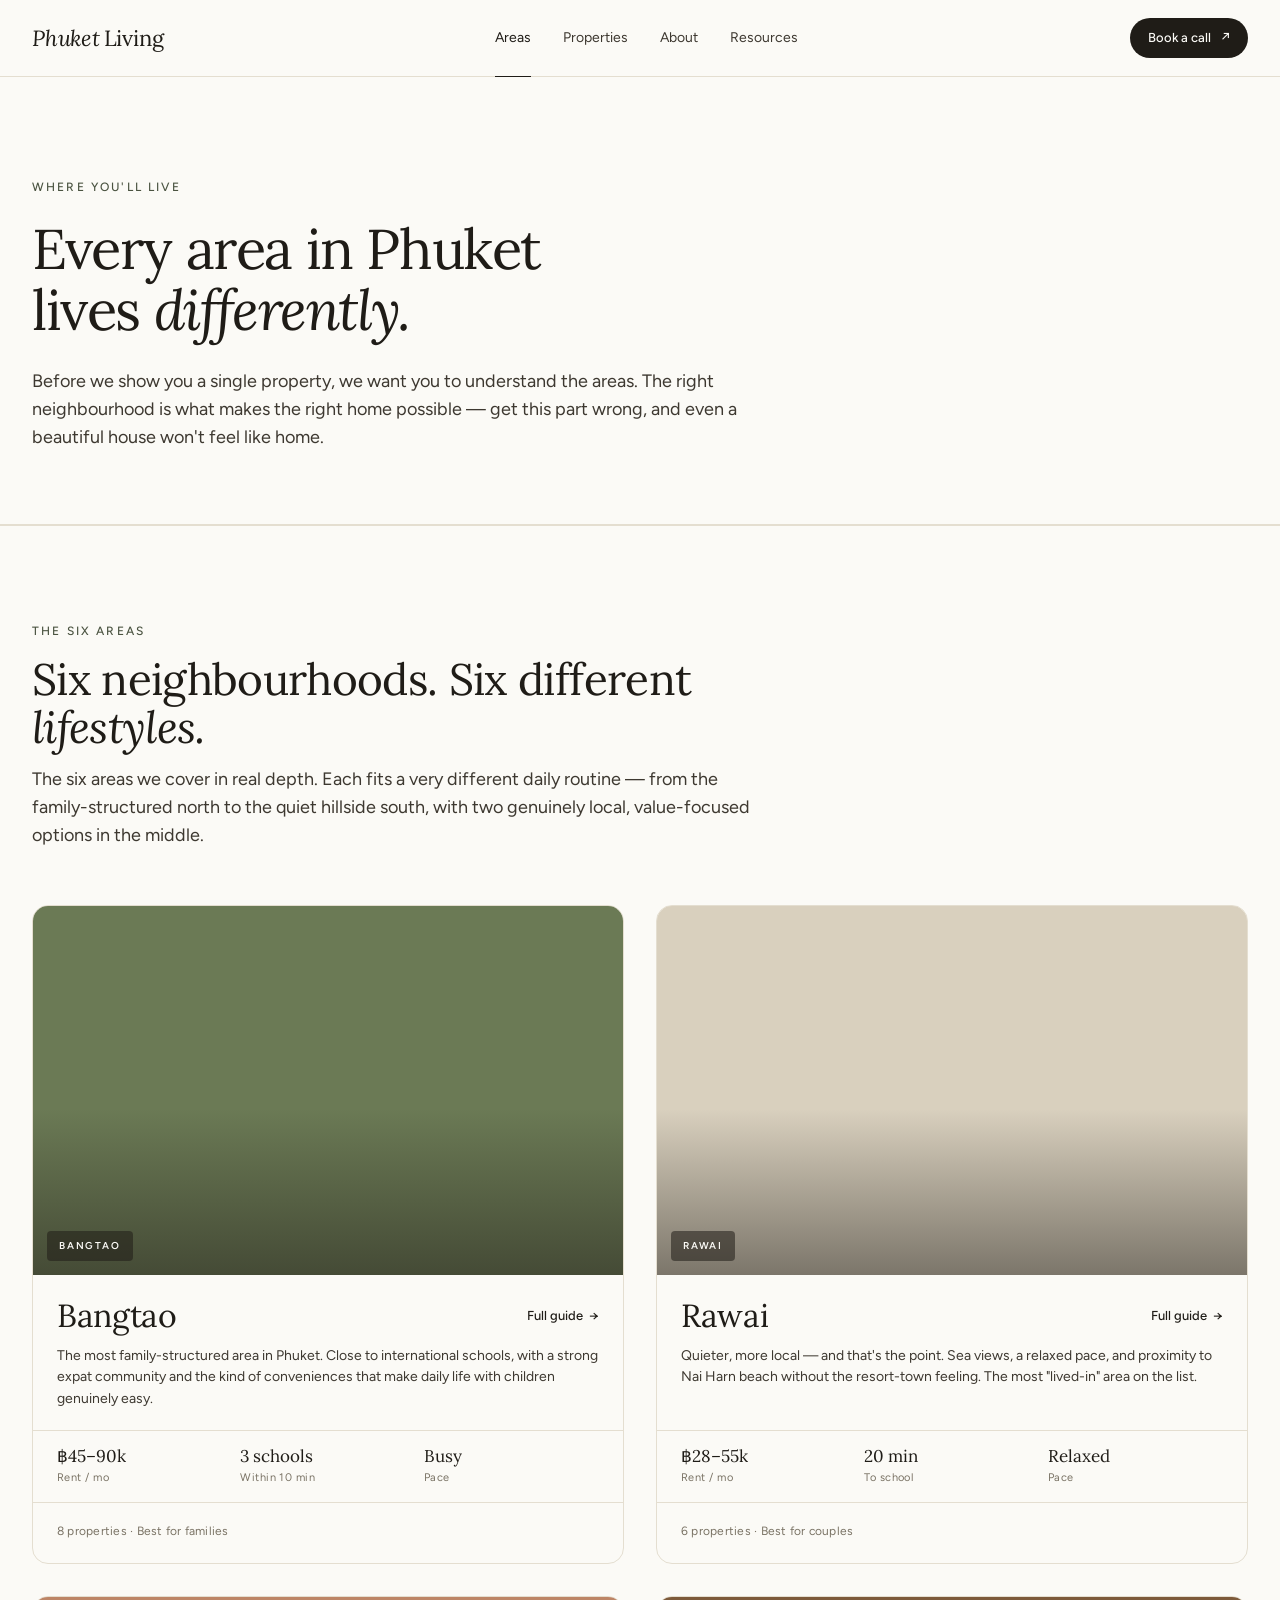
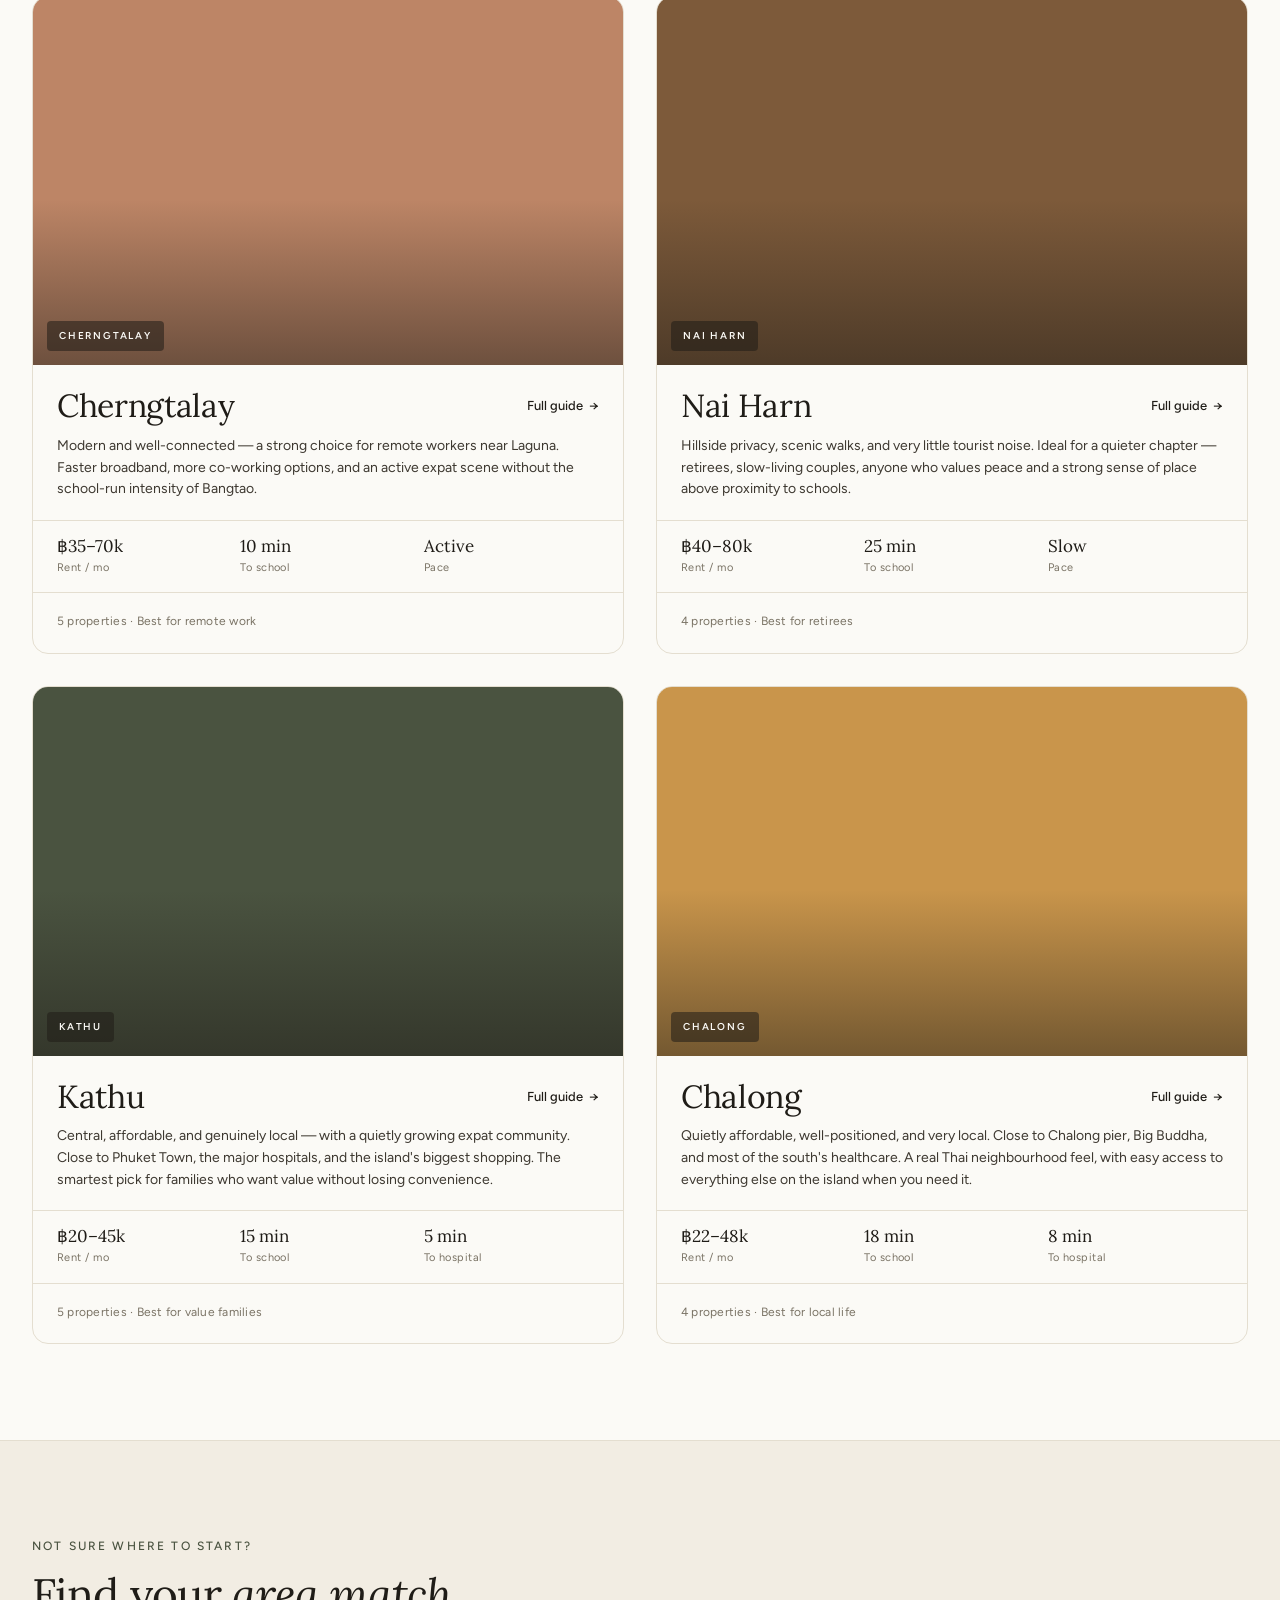
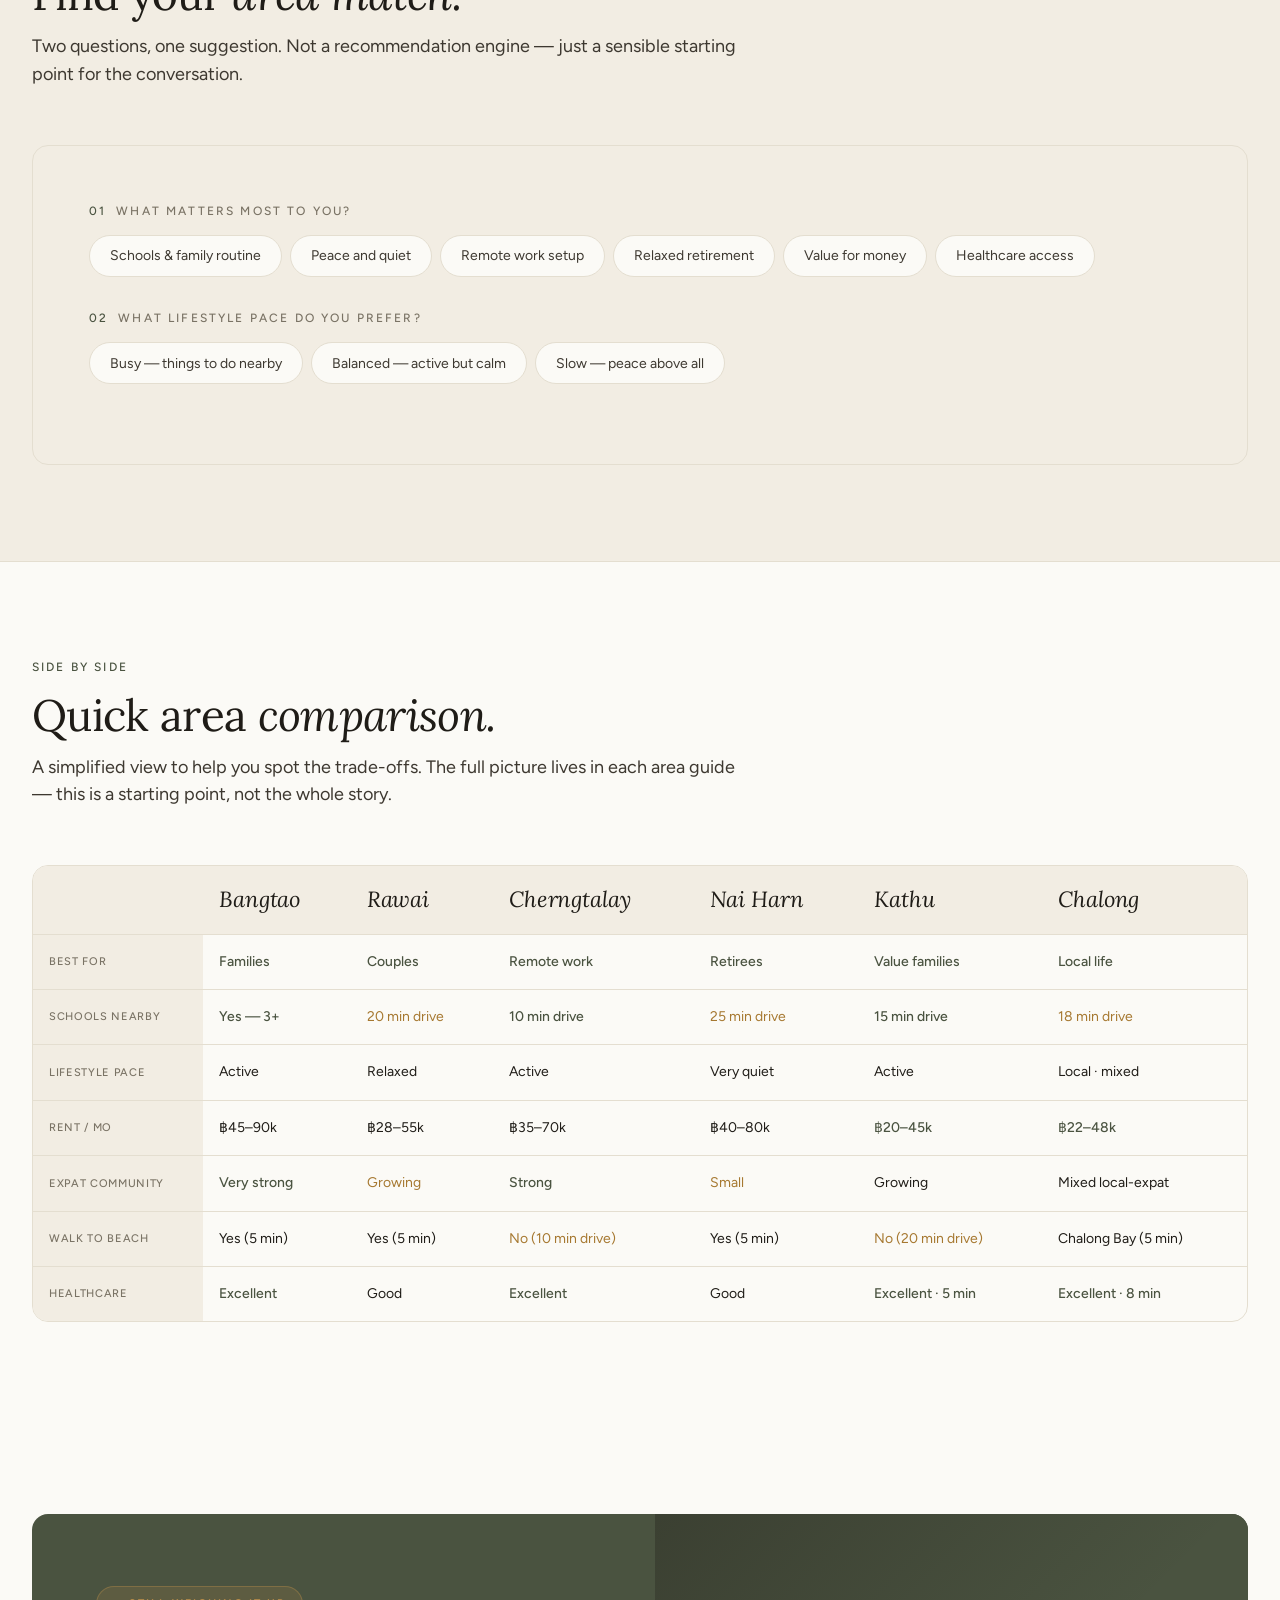
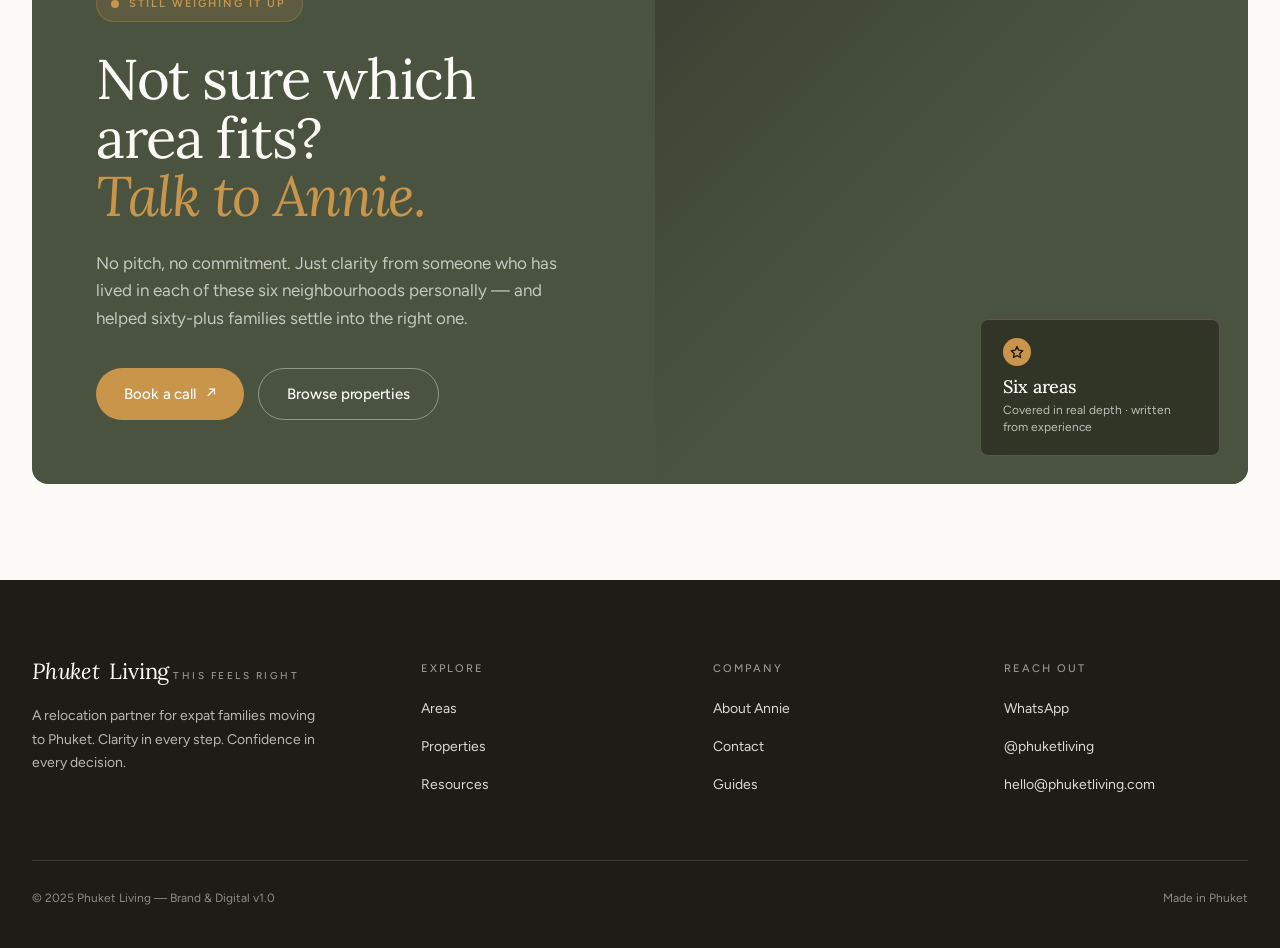
<file: areas.html>
<!DOCTYPE html>
<html lang="en">
<head>
<meta charset="UTF-8">
<meta name="viewport" content="width=device-width, initial-scale=1.0">
<title>Areas — Phuket Living</title>
<meta name="description" content="Every area in Phuket lives differently. Choose the right neighbourhood first, then we'll find the home that fits.">

<link rel="preconnect" href="https://fonts.googleapis.com">
<link rel="preconnect" href="https://fonts.gstatic.com" crossorigin>
<link href="https://fonts.googleapis.com/css2?family=Lora:ital,wght@0,400;0,500;1,400;1,500&family=Figtree:wght@400;500;600&display=swap" rel="stylesheet">

<link rel="stylesheet" href="assets/css/main.css">
</head>
<body>

<!-- =========================================================
     NAV
     ========================================================= -->
<header class="site-nav">
  <div class="wrap row">
    <a href="index.html" class="wordmark" aria-label="Phuket Living — home">
      <span class="ph">Phuket</span><span>Living</span>
    </a>
    <nav class="links" aria-label="Primary">
      <a href="areas.html" class="active">Areas</a>
      <a href="properties.html">Properties</a>
      <a href="about.html">About</a>
      <a href="resources.html">Resources</a>
    </nav>
    <a href="contact.html" class="btn btn-primary btn-sm">Book a call <span class="arrow">↗</span></a>
    <button class="nav-toggle" aria-label="Open menu">
      <svg width="18" height="14" viewBox="0 0 18 14" fill="none"><path d="M1 1h16M1 7h16M1 13h16" stroke="#1F1C17" stroke-width="1.4" stroke-linecap="round"/></svg>
    </button>
  </div>
</header>

<!-- =========================================================
     HERO
     ========================================================= -->
<section class="hero-sub">
  <div class="wrap">
    <span class="eyebrow">Where you'll live</span>
    <h1>Every area in Phuket lives <em>differently.</em></h1>
    <p class="sub">Before we show you a single property, we want you to understand the areas. The right neighbourhood is what makes the right home possible — get this part wrong, and even a beautiful house won't feel like home.</p>
  </div>
</section>

<!-- =========================================================
     THE 4 AREAS
     ========================================================= -->
<section class="section paper">
  <div class="wrap">
    <div class="section-head">
      <span class="eyebrow">The six areas</span>
      <h2 class="h2">Six neighbourhoods. Six different <em>lifestyles.</em></h2>
      <p class="lead">The six areas we cover in real depth. Each fits a very different daily routine — from the family-structured north to the quiet hillside south, with two genuinely local, value-focused options in the middle.</p>
    </div>

    <div class="areas-grid">
      <a href="area-bangtao.html" class="area-card tone-leaf">
        <div class="media" style="background-image: url('https://images.unsplash.com/photo-1564013799919-ab600027ffc6?auto=format&fit=crop&w=1200&q=80');"><span class="label">Bangtao</span></div>
        <div class="body">
          <div class="body-head">
            <span class="name">Bangtao</span>
            <span class="link">Full guide <span class="arrow">→</span></span>
          </div>
          <span class="desc">The most family-structured area in Phuket. Close to international schools, with a strong expat community and the kind of conveniences that make daily life with children genuinely easy.</span>
        </div>
        <div class="facts">
          <div><div class="v">฿45–90k</div><div class="k">Rent / mo</div></div>
          <div><div class="v">3 schools</div><div class="k">Within 10 min</div></div>
          <div><div class="v">Busy</div><div class="k">Pace</div></div>
        </div>
        <div class="foot">
          <span class="count">8 properties · Best for families</span>
        </div>
      </a>

      <a href="area-rawai.html" class="area-card tone-sand">
        <div class="media" style="background-image: url('https://images.unsplash.com/photo-1505142468610-359e7d316be0?auto=format&fit=crop&w=1200&q=80');"><span class="label">Rawai</span></div>
        <div class="body">
          <div class="body-head">
            <span class="name">Rawai</span>
            <span class="link">Full guide <span class="arrow">→</span></span>
          </div>
          <span class="desc">Quieter, more local — and that's the point. Sea views, a relaxed pace, and proximity to Nai Harn beach without the resort-town feeling. The most "lived-in" area on the list.</span>
        </div>
        <div class="facts">
          <div><div class="v">฿28–55k</div><div class="k">Rent / mo</div></div>
          <div><div class="v">20 min</div><div class="k">To school</div></div>
          <div><div class="v">Relaxed</div><div class="k">Pace</div></div>
        </div>
        <div class="foot">
          <span class="count">6 properties · Best for couples</span>
        </div>
      </a>

      <a href="area-cherngtalay.html" class="area-card tone-clay">
        <div class="media" style="background-image: url('https://images.unsplash.com/photo-1512917774080-9991f1c4c750?auto=format&fit=crop&w=1200&q=80');"><span class="label">Cherngtalay</span></div>
        <div class="body">
          <div class="body-head">
            <span class="name">Cherngtalay</span>
            <span class="link">Full guide <span class="arrow">→</span></span>
          </div>
          <span class="desc">Modern and well-connected — a strong choice for remote workers near Laguna. Faster broadband, more co-working options, and an active expat scene without the school-run intensity of Bangtao.</span>
        </div>
        <div class="facts">
          <div><div class="v">฿35–70k</div><div class="k">Rent / mo</div></div>
          <div><div class="v">10 min</div><div class="k">To school</div></div>
          <div><div class="v">Active</div><div class="k">Pace</div></div>
        </div>
        <div class="foot">
          <span class="count">5 properties · Best for remote work</span>
        </div>
      </a>

      <a href="area-naiharn.html" class="area-card tone-brown">
        <div class="media" style="background-image: url('https://images.unsplash.com/photo-1582268611958-ebfd161ef9cf?auto=format&fit=crop&w=1200&q=80');"><span class="label">Nai Harn</span></div>
        <div class="body">
          <div class="body-head">
            <span class="name">Nai Harn</span>
            <span class="link">Full guide <span class="arrow">→</span></span>
          </div>
          <span class="desc">Hillside privacy, scenic walks, and very little tourist noise. Ideal for a quieter chapter — retirees, slow-living couples, anyone who values peace and a strong sense of place above proximity to schools.</span>
        </div>
        <div class="facts">
          <div><div class="v">฿40–80k</div><div class="k">Rent / mo</div></div>
          <div><div class="v">25 min</div><div class="k">To school</div></div>
          <div><div class="v">Slow</div><div class="k">Pace</div></div>
        </div>
        <div class="foot">
          <span class="count">4 properties · Best for retirees</span>
        </div>
      </a>

      <a href="area-kathu.html" class="area-card tone-olive">
        <div class="media" style="background-image: url('https://images.unsplash.com/photo-1600210492486-724fe5c67fb0?auto=format&fit=crop&w=1200&q=80');"><span class="label">Kathu</span></div>
        <div class="body">
          <div class="body-head">
            <span class="name">Kathu</span>
            <span class="link">Full guide <span class="arrow">→</span></span>
          </div>
          <span class="desc">Central, affordable, and genuinely local — with a quietly growing expat community. Close to Phuket Town, the major hospitals, and the island's biggest shopping. The smartest pick for families who want value without losing convenience.</span>
        </div>
        <div class="facts">
          <div><div class="v">฿20–45k</div><div class="k">Rent / mo</div></div>
          <div><div class="v">15 min</div><div class="k">To school</div></div>
          <div><div class="v">5 min</div><div class="k">To hospital</div></div>
        </div>
        <div class="foot">
          <span class="count">5 properties · Best for value families</span>
        </div>
      </a>

      <a href="area-chalong.html" class="area-card tone-ochre">
        <div class="media" style="background-image: url('https://images.unsplash.com/photo-1505691938895-1758d7feb511?auto=format&fit=crop&w=1200&q=80');"><span class="label">Chalong</span></div>
        <div class="body">
          <div class="body-head">
            <span class="name">Chalong</span>
            <span class="link">Full guide <span class="arrow">→</span></span>
          </div>
          <span class="desc">Quietly affordable, well-positioned, and very local. Close to Chalong pier, Big Buddha, and most of the south's healthcare. A real Thai neighbourhood feel, with easy access to everything else on the island when you need it.</span>
        </div>
        <div class="facts">
          <div><div class="v">฿22–48k</div><div class="k">Rent / mo</div></div>
          <div><div class="v">18 min</div><div class="k">To school</div></div>
          <div><div class="v">8 min</div><div class="k">To hospital</div></div>
        </div>
        <div class="foot">
          <span class="count">4 properties · Best for local life</span>
        </div>
      </a>
    </div>
  </div>
</section>

<!-- =========================================================
     MATCHER
     ========================================================= -->
<section class="section sand">
  <div class="wrap">
    <div class="section-head">
      <span class="eyebrow">Not sure where to start?</span>
      <h2 class="h2">Find your <em>area match.</em></h2>
      <p class="lead">Two questions, one suggestion. Not a recommendation engine — just a sensible starting point for the conversation.</p>
    </div>

    <div class="matcher">
      <div class="q-row">
        <p class="q-label"><span class="num">01</span>What matters most to you?</p>
        <div class="opt-row" id="mq1">
          <button class="opt-btn" data-q="mq1" data-v="schools">Schools &amp; family routine</button>
          <button class="opt-btn" data-q="mq1" data-v="quiet">Peace and quiet</button>
          <button class="opt-btn" data-q="mq1" data-v="remote">Remote work setup</button>
          <button class="opt-btn" data-q="mq1" data-v="retire">Relaxed retirement</button>
          <button class="opt-btn" data-q="mq1" data-v="value">Value for money</button>
          <button class="opt-btn" data-q="mq1" data-v="health">Healthcare access</button>
        </div>
      </div>

      <div class="q-row">
        <p class="q-label"><span class="num">02</span>What lifestyle pace do you prefer?</p>
        <div class="opt-row" id="mq2">
          <button class="opt-btn" data-q="mq2" data-v="busy">Busy — things to do nearby</button>
          <button class="opt-btn" data-q="mq2" data-v="mid">Balanced — active but calm</button>
          <button class="opt-btn" data-q="mq2" data-v="slow">Slow — peace above all</button>
        </div>
      </div>

      <div class="result" id="match-result">
        <p class="r-label">Our suggestion</p>
        <p class="r-area" id="r-area">—</p>
        <p class="r-why" id="r-why"></p>
        <a href="area-rawai.html" class="btn btn-primary">Read the area guide <span class="arrow">→</span></a>
      </div>
    </div>
  </div>
</section>

<!-- =========================================================
     COMPARISON TABLE
     ========================================================= -->
<section class="section paper">
  <div class="wrap">
    <div class="section-head">
      <span class="eyebrow">Side by side</span>
      <h2 class="h2">Quick area <em>comparison.</em></h2>
      <p class="lead">A simplified view to help you spot the trade-offs. The full picture lives in each area guide — this is a starting point, not the whole story.</p>
    </div>

    <div style="overflow-x: auto;">
      <table class="compare-table">
        <thead>
          <tr>
            <th></th>
            <th><span class="area-h">Bangtao</span></th>
            <th><span class="area-h">Rawai</span></th>
            <th><span class="area-h">Cherngtalay</span></th>
            <th><span class="area-h">Nai Harn</span></th>
            <th><span class="area-h">Kathu</span></th>
            <th><span class="area-h">Chalong</span></th>
          </tr>
        </thead>
        <tbody>
          <tr>
            <td class="label">Best for</td>
            <td class="good">Families</td>
            <td class="good">Couples</td>
            <td class="good">Remote work</td>
            <td class="good">Retirees</td>
            <td class="good">Value families</td>
            <td class="good">Local life</td>
          </tr>
          <tr>
            <td class="label">Schools nearby</td>
            <td class="good">Yes — 3+</td>
            <td class="mid">20 min drive</td>
            <td class="good">10 min drive</td>
            <td class="mid">25 min drive</td>
            <td class="good">15 min drive</td>
            <td class="mid">18 min drive</td>
          </tr>
          <tr>
            <td class="label">Lifestyle pace</td>
            <td>Active</td>
            <td>Relaxed</td>
            <td>Active</td>
            <td>Very quiet</td>
            <td>Active</td>
            <td>Local · mixed</td>
          </tr>
          <tr>
            <td class="label">Rent / mo</td>
            <td>฿45–90k</td>
            <td>฿28–55k</td>
            <td>฿35–70k</td>
            <td>฿40–80k</td>
            <td class="good">฿20–45k</td>
            <td class="good">฿22–48k</td>
          </tr>
          <tr>
            <td class="label">Expat community</td>
            <td class="good">Very strong</td>
            <td class="mid">Growing</td>
            <td class="good">Strong</td>
            <td class="mid">Small</td>
            <td>Growing</td>
            <td>Mixed local-expat</td>
          </tr>
          <tr>
            <td class="label">Walk to beach</td>
            <td>Yes (5 min)</td>
            <td>Yes (5 min)</td>
            <td class="mid">No (10 min drive)</td>
            <td>Yes (5 min)</td>
            <td class="mid">No (20 min drive)</td>
            <td>Chalong Bay (5 min)</td>
          </tr>
          <tr>
            <td class="label">Healthcare</td>
            <td class="good">Excellent</td>
            <td>Good</td>
            <td class="good">Excellent</td>
            <td>Good</td>
            <td class="good">Excellent · 5 min</td>
            <td class="good">Excellent · 8 min</td>
          </tr>
        </tbody>
      </table>
    </div>
  </div>
</section>

<!-- =========================================================
     FOOTER CTA
     ========================================================= -->
<section class="cta-block">
  <div class="wrap">
    <div class="cta-card">
      <div class="cta-card-content">
        <span class="cta-card-eyebrow"><span class="dot"></span>Still weighing it up</span>
        <h2>
          <span class="lead-line">Not sure which area fits?</span>
          <em>Talk to Annie.</em>
        </h2>
        <p class="sub">No pitch, no commitment. Just clarity from someone who has lived in each of these six neighbourhoods personally — and helped sixty-plus families settle into the right one.</p>
        <div class="cta-row">
          <a href="contact.html" class="btn btn-accent">Book a call <span class="arrow">↗</span></a>
          <a href="properties.html" class="btn btn-ghost-on-dark">Browse properties</a>
        </div>
      </div>
      <div class="cta-card-image" style="background-image: url('https://images.unsplash.com/photo-1582268611958-ebfd161ef9cf?auto=format&fit=crop&w=1400&q=80');">
        <div class="cta-card-stat">
          <span class="stat-icon">
            <svg width="14" height="14" viewBox="0 0 14 14" fill="none"><path d="M7 1.5L8.7 5.1l4 .6-2.9 2.8.7 4L7 10.6 3.5 12.5l.7-4L1.3 5.7l4-.6L7 1.5z" stroke="currentColor" stroke-width="1.4" stroke-linejoin="round"/></svg>
          </span>
          <p class="stat-title">Six areas</p>
          <p class="stat-sub">Covered in real depth · written from experience</p>
        </div>
      </div>
    </div>
  </div>
</section>

<!-- =========================================================
     FOOTER
     ========================================================= -->
<footer class="site-foot">
  <div class="wrap">
    <div class="row">
      <div>
        <span class="wordmark"><span class="ph">Phuket</span>&nbsp;Living<span class="tag">This feels right</span></span>
        <p>A relocation partner for expat families moving to Phuket. Clarity in every step. Confidence in every decision.</p>
      </div>
      <div>
        <h4>Explore</h4>
        <ul>
          <li><a href="areas.html">Areas</a></li>
          <li><a href="properties.html">Properties</a></li>
          <li><a href="resources.html">Resources</a></li>
        </ul>
      </div>
      <div>
        <h4>Company</h4>
        <ul>
          <li><a href="about.html">About Annie</a></li>
          <li><a href="contact.html">Contact</a></li>
          <li><a href="resources.html">Guides</a></li>
        </ul>
      </div>
      <div>
        <h4>Reach out</h4>
        <ul>
          <li><a href="#">WhatsApp</a></li>
          <li><a href="#">@phuketliving</a></li>
          <li><a href="mailto:hello@phuketliving.com">hello@phuketliving.com</a></li>
        </ul>
      </div>
    </div>
    <div class="legal">
      <span>© 2025 Phuket Living — Brand &amp; Digital v1.0</span>
      <span>Made in Phuket</span>
    </div>
  </div>
</footer>

<script>
  // Matcher logic
  const answers = {};
  const results = {
    schools_busy: { a: 'Bangtao',     w: "Strong school options, beach clubs, and a structured expat community — Bangtao suits families who want life to feel organised from week one." },
    schools_mid:  { a: 'Bangtao',     w: "Close to schools and active enough to keep the family busy, while not feeling overwhelming or resort-y." },
    schools_slow: { a: 'Cherngtalay', w: "Good school access with a slightly calmer pace than Bangtao — a sensible middle ground for families who want headroom to slow down." },
    quiet_busy:   { a: 'Rawai',       w: "Quiet streets and a local feel, but Kata and Karon are close by when you want activity. The best of both worlds for many." },
    quiet_mid:    { a: 'Rawai',       w: "The sweet spot — peaceful enough to unwind, with enough nearby to keep life interesting. A favourite for couples." },
    quiet_slow:   { a: 'Nai Harn',    w: "Hillside privacy, scenic walks, and very little tourist noise. Ideal if peace and a strong sense of place are the priority." },
    remote_busy:  { a: 'Cherngtalay', w: "Fast connectivity, co-working options, and a buzzing Laguna area — built for productive remote workers who still want a social life." },
    remote_mid:   { a: 'Cherngtalay', w: "Good infrastructure with a balanced feel. You can switch off in the evening without feeling off-grid." },
    remote_slow:  { a: 'Rawai',       w: "Slower pace with solid enough internet for remote work, and a community that values the same balance you do." },
    retire_busy:  { a: 'Bangtao',     w: "Healthcare, restaurants, and a large expat community keep daily life social and convenient — a strong fit for active retirement." },
    retire_mid:   { a: 'Rawai',       w: "Comfortable pace, good healthcare access, and a genuine local feel without isolation. A frequent retiree pick." },
    retire_slow:  { a: 'Nai Harn',    w: "Private, scenic, and very calm. The ideal spot for a relaxed retirement chapter, with the beach a few minutes away." },
    value_busy:   { a: 'Kathu',       w: "Central, affordable, and full of life. You're ten minutes from Phuket Town, the major shopping, and the hospitals — without paying west-coast prices." },
    value_mid:    { a: 'Kathu',       w: "Active without being overwhelming, and a fraction of the cost of Bangtao. The best balance of value, location, and convenience on the island." },
    value_slow:   { a: 'Chalong',     w: "Genuinely local, properly affordable, and unhurried. You'll spend less and experience more of real Thai daily life than in the expat-heavy north." },
    health_busy:  { a: 'Kathu',       w: "Five minutes from Bangkok Hospital Phuket, BIMS, and the major Thai hospitals. Hard to beat for medical convenience, in an area active enough to keep daily life social." },
    health_mid:   { a: 'Chalong',     w: "Excellent healthcare access — Chalong Hospital nearby and Bangkok Hospital Phuket within ten minutes — paired with a calmer, more local pace than the centre." },
    health_slow:  { a: 'Chalong',     w: "Quieter than Kathu, with the same strong hospital options close at hand. A sensible match if healthcare proximity matters but you also want a slower routine." },
  };

  document.querySelectorAll('.opt-btn').forEach(btn => {
    btn.addEventListener('click', () => {
      const q = btn.dataset.q;
      const v = btn.dataset.v;
      document.querySelectorAll(`.opt-btn[data-q="${q}"]`).forEach(b => b.classList.remove('sel'));
      btn.classList.add('sel');
      answers[q] = v;
      if (answers.mq1 && answers.mq2) {
        const r = results[`${answers.mq1}_${answers.mq2}`] || { a: 'Bangtao', w: 'Based on your answers, Bangtao is a sensible starting point.' };
        document.getElementById('r-area').textContent = r.a;
        document.getElementById('r-why').textContent = r.w;
        document.getElementById('match-result').classList.add('show');
        document.getElementById('match-result').scrollIntoView({ behavior: 'smooth', block: 'center' });
      }
    });
  });
</script>

</body>
</html>
</file>
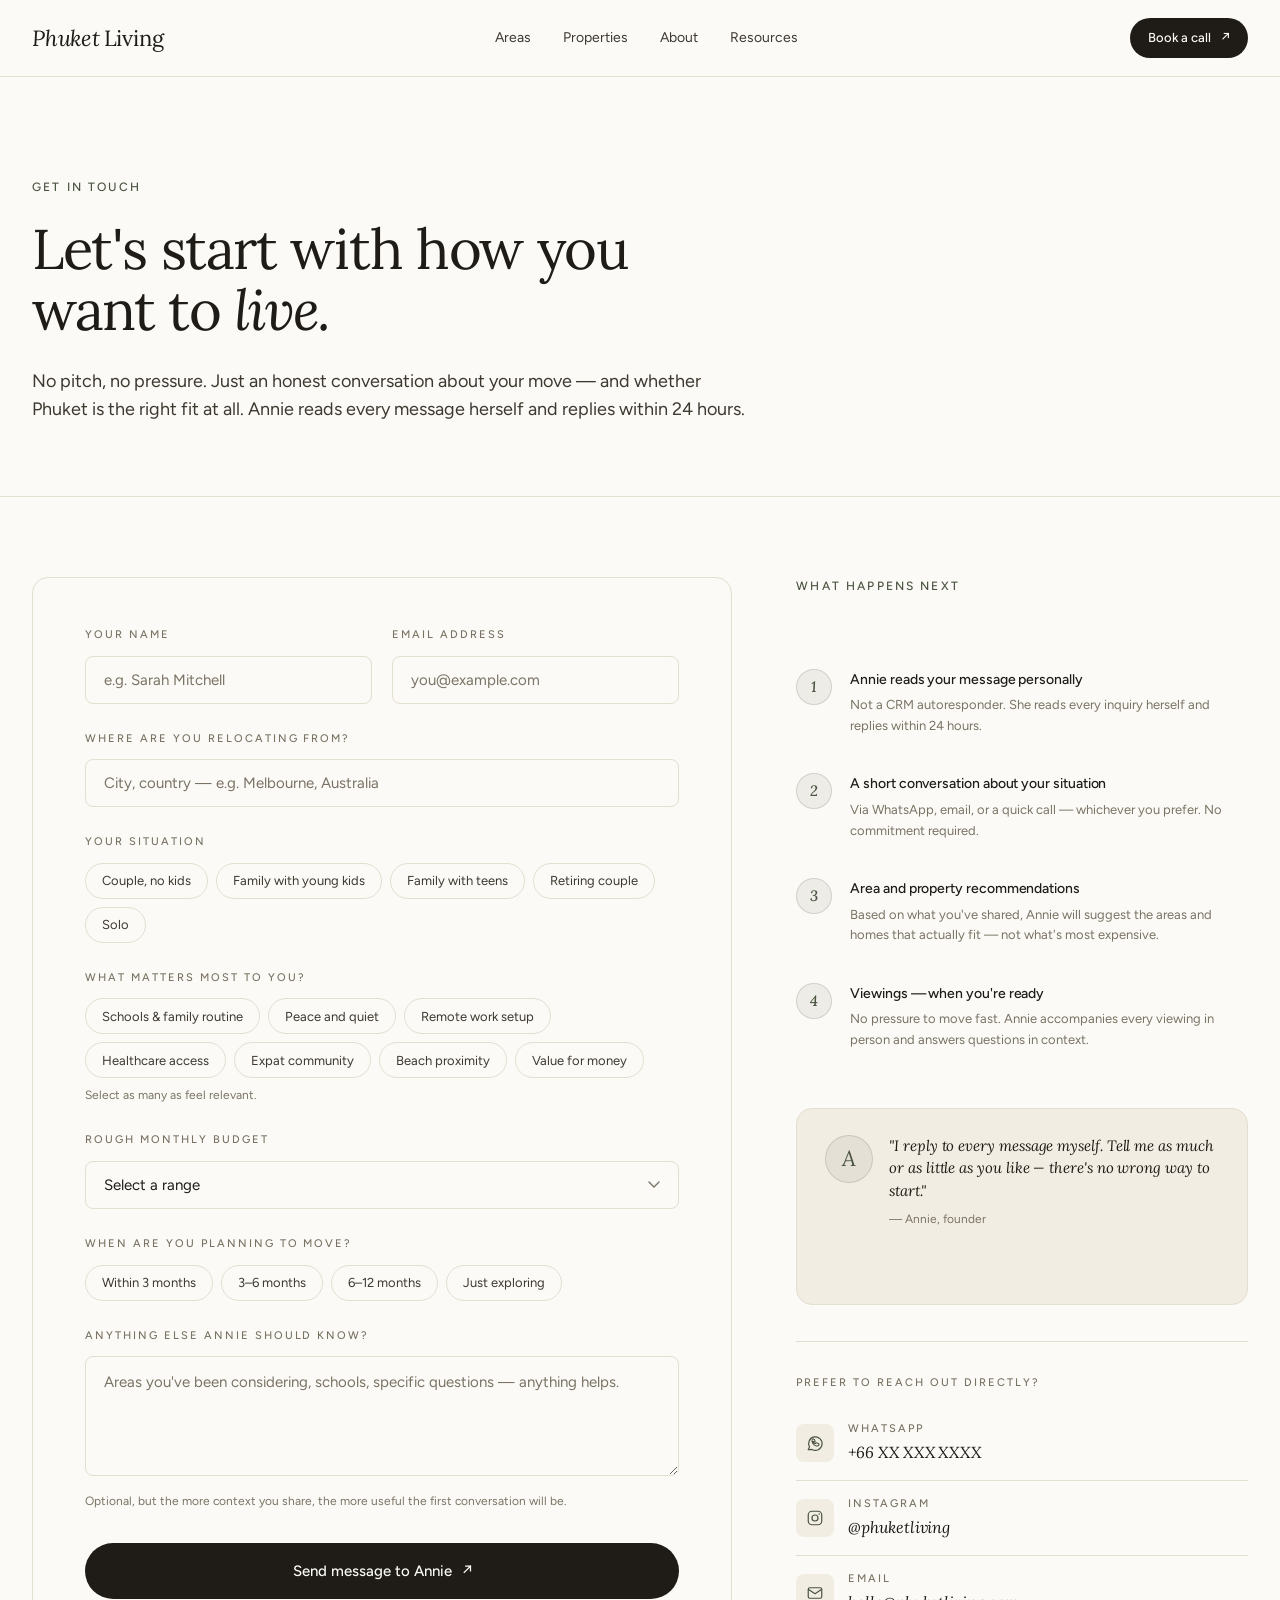
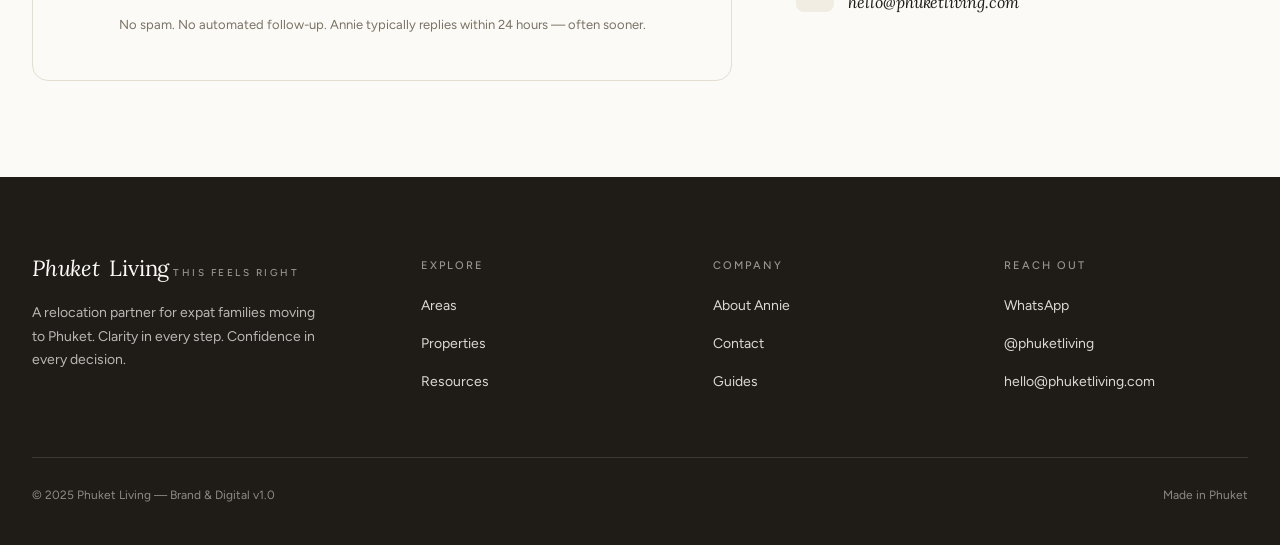
<file: contact.html>
<!DOCTYPE html>
<html lang="en">
<head>
<meta charset="UTF-8">
<meta name="viewport" content="width=device-width, initial-scale=1.0">
<title>Contact — Phuket Living</title>
<meta name="description" content="Get in touch with Annie. No pitch, no pressure — just an honest conversation about your move and whether Phuket is the right fit.">

<link rel="preconnect" href="https://fonts.googleapis.com">
<link rel="preconnect" href="https://fonts.gstatic.com" crossorigin>
<link href="https://fonts.googleapis.com/css2?family=Lora:ital,wght@0,400;0,500;1,400;1,500&family=Figtree:wght@400;500;600&display=swap" rel="stylesheet">

<link rel="stylesheet" href="assets/css/main.css">
</head>
<body>

<!-- =========================================================
     NAV
     ========================================================= -->
<header class="site-nav">
  <div class="wrap row">
    <a href="index.html" class="wordmark" aria-label="Phuket Living — home">
      <span class="ph">Phuket</span><span>Living</span>
    </a>
    <nav class="links" aria-label="Primary">
      <a href="areas.html">Areas</a>
      <a href="properties.html">Properties</a>
      <a href="about.html">About</a>
      <a href="resources.html">Resources</a>
    </nav>
    <a href="contact.html" class="btn btn-primary btn-sm">Book a call <span class="arrow">↗</span></a>
    <button class="nav-toggle" aria-label="Open menu">
      <svg width="18" height="14" viewBox="0 0 18 14" fill="none"><path d="M1 1h16M1 7h16M1 13h16" stroke="#1F1C17" stroke-width="1.4" stroke-linecap="round"/></svg>
    </button>
  </div>
</header>

<!-- =========================================================
     HERO
     ========================================================= -->
<section class="hero-sub">
  <div class="wrap">
    <span class="eyebrow">Get in touch</span>
    <h1>Let's start with how you want to <em>live.</em></h1>
    <p class="sub">No pitch, no pressure. Just an honest conversation about your move — and whether Phuket is the right fit at all. Annie reads every message herself and replies within 24 hours.</p>
  </div>
</section>

<!-- =========================================================
     FORM + SIDEBAR
     ========================================================= -->
<section class="section paper" style="padding: 0; border-top: none;">
  <div class="wrap">

    <div id="form-view" class="contact-wrap">

      <!-- ===== FORM ===== -->
      <div class="form-card">
        <div class="field-row">
          <div class="field">
            <label class="field-label" for="f-name">Your name</label>
            <input class="field-input" type="text" id="f-name" placeholder="e.g. Sarah Mitchell">
          </div>
          <div class="field">
            <label class="field-label" for="f-email">Email address</label>
            <input class="field-input" type="email" id="f-email" placeholder="you@example.com">
          </div>
        </div>

        <div class="field">
          <label class="field-label" for="f-from">Where are you relocating from?</label>
          <input class="field-input" type="text" id="f-from" placeholder="City, country — e.g. Melbourne, Australia">
        </div>

        <div class="field">
          <label class="field-label">Your situation</label>
          <div class="chip-row" data-chip-group="situation" data-mode="single">
            <button type="button" class="chip">Couple, no kids</button>
            <button type="button" class="chip">Family with young kids</button>
            <button type="button" class="chip">Family with teens</button>
            <button type="button" class="chip">Retiring couple</button>
            <button type="button" class="chip">Solo</button>
          </div>
        </div>

        <div class="field">
          <label class="field-label">What matters most to you?</label>
          <div class="chip-row" data-chip-group="priorities" data-mode="multi">
            <button type="button" class="chip">Schools &amp; family routine</button>
            <button type="button" class="chip">Peace and quiet</button>
            <button type="button" class="chip">Remote work setup</button>
            <button type="button" class="chip">Healthcare access</button>
            <button type="button" class="chip">Expat community</button>
            <button type="button" class="chip">Beach proximity</button>
            <button type="button" class="chip">Value for money</button>
          </div>
          <p class="field-hint">Select as many as feel relevant.</p>
        </div>

        <div class="field">
          <label class="field-label" for="f-budget">Rough monthly budget</label>
          <select class="field-select" id="f-budget">
            <option value="">Select a range</option>
            <option>Under ฿30,000</option>
            <option>฿30,000 – 50,000</option>
            <option>฿50,000 – 80,000</option>
            <option>฿80,000 – 120,000</option>
            <option>฿120,000+</option>
            <option>Not sure yet</option>
          </select>
        </div>

        <div class="field">
          <label class="field-label">When are you planning to move?</label>
          <div class="chip-row" data-chip-group="timeline" data-mode="single">
            <button type="button" class="chip">Within 3 months</button>
            <button type="button" class="chip">3–6 months</button>
            <button type="button" class="chip">6–12 months</button>
            <button type="button" class="chip">Just exploring</button>
          </div>
        </div>

        <div class="field">
          <label class="field-label" for="f-notes">Anything else Annie should know?</label>
          <textarea class="field-textarea" id="f-notes" placeholder="Areas you've been considering, schools, specific questions — anything helps."></textarea>
          <p class="field-hint">Optional, but the more context you share, the more useful the first conversation will be.</p>
        </div>

        <div class="submit-row">
          <button class="submit-btn" id="submit-btn" type="button">
            Send message to Annie <span class="arrow">↗</span>
          </button>
          <p class="reassure">No spam. No automated follow-up. Annie typically replies within 24 hours — often sooner.</p>
        </div>
      </div>

      <!-- ===== SIDEBAR ===== -->
      <aside class="contact-sidebar">
        <span class="eyebrow" style="color: var(--olive); margin-bottom: 22px; display: inline-block;">What happens next</span>

        <div class="next-steps">
          <div class="next-step">
            <span class="next-step-num">1</span>
            <div>
              <p class="next-step-title">Annie reads your message personally</p>
              <p class="next-step-desc">Not a CRM autoresponder. She reads every inquiry herself and replies within 24 hours.</p>
            </div>
          </div>
          <div class="next-step">
            <span class="next-step-num">2</span>
            <div>
              <p class="next-step-title">A short conversation about your situation</p>
              <p class="next-step-desc">Via WhatsApp, email, or a quick call — whichever you prefer. No commitment required.</p>
            </div>
          </div>
          <div class="next-step">
            <span class="next-step-num">3</span>
            <div>
              <p class="next-step-title">Area and property recommendations</p>
              <p class="next-step-desc">Based on what you've shared, Annie will suggest the areas and homes that actually fit — not what's most expensive.</p>
            </div>
          </div>
          <div class="next-step">
            <span class="next-step-num">4</span>
            <div>
              <p class="next-step-title">Viewings — when you're ready</p>
              <p class="next-step-desc">No pressure to move fast. Annie accompanies every viewing in person and answers questions in context.</p>
            </div>
          </div>
        </div>

        <div class="annie-card">
          <div class="annie-avatar">A</div>
          <div>
            <p class="annie-quote">"I reply to every message myself. Tell me as much or as little as you like — there's no wrong way to start."</p>
            <p class="annie-name">— Annie, founder</p>
          </div>
        </div>

        <div class="direct-contact">
          <h5>Prefer to reach out directly?</h5>

          <a href="https://wa.me/66xxxxxxxxx" class="direct-link">
            <span class="icon">
              <svg width="18" height="18" viewBox="0 0 24 24" fill="none">
                <path d="M3 21l1.65-3.8a9 9 0 113.4 3.4L3 21" stroke="currentColor" stroke-width="1.6" stroke-linecap="round" stroke-linejoin="round"/>
                <path d="M9 10c.5 1.5 1.5 2.5 3 3l1.5-1c.5-.3 1-.3 1.5 0l2 1c.5.3.5.8.3 1.3-.5 1.2-2 2-3.3 1.7-3-.7-5.3-3-6-6-.3-1.3.5-2.8 1.7-3.3.5-.2 1 0 1.3.3l1 2c.3.5.3 1 0 1.5L9 10z" stroke="currentColor" stroke-width="1.4" stroke-linejoin="round"/>
              </svg>
            </span>
            <div class="meta">
              <p class="label">WhatsApp</p>
              <p class="value">+66 XX XXX XXXX</p>
            </div>
          </a>

          <a href="https://instagram.com/phuketliving" class="direct-link">
            <span class="icon">
              <svg width="18" height="18" viewBox="0 0 24 24" fill="none">
                <rect x="3" y="3" width="18" height="18" rx="5" stroke="currentColor" stroke-width="1.6"/>
                <circle cx="12" cy="12" r="4" stroke="currentColor" stroke-width="1.6"/>
                <circle cx="17.5" cy="6.5" r="1" fill="currentColor"/>
              </svg>
            </span>
            <div class="meta">
              <p class="label">Instagram</p>
              <p class="value">@phuketliving</p>
            </div>
          </a>

          <a href="mailto:hello@phuketliving.com" class="direct-link">
            <span class="icon">
              <svg width="18" height="18" viewBox="0 0 24 24" fill="none">
                <rect x="3" y="5" width="18" height="14" rx="2" stroke="currentColor" stroke-width="1.6"/>
                <path d="M3 7l9 6 9-6" stroke="currentColor" stroke-width="1.6" stroke-linejoin="round"/>
              </svg>
            </span>
            <div class="meta">
              <p class="label">Email</p>
              <p class="value">hello@phuketliving.com</p>
            </div>
          </a>
        </div>
      </aside>
    </div>

    <!-- ===== SUCCESS STATE ===== -->
    <div class="success-view" id="success-view">
      <div class="success-icon">
        <svg width="32" height="32" viewBox="0 0 32 32" fill="none">
          <path d="M9 16.5l5 5 9-11" stroke="currentColor" stroke-width="2" stroke-linecap="round" stroke-linejoin="round"/>
        </svg>
      </div>
      <h2 class="success-h">Message sent. <em>Annie will be in touch.</em></h2>
      <p class="success-sub">She reads every inquiry personally and typically replies within 24 hours — often sooner. No automated responses, no sales pitch.</p>

      <div class="success-detail">
        <span class="label">What to expect</span>
        <p>A personal reply from Annie via email or WhatsApp, with a few follow-up questions about your situation — so she can point you in the right direction from the very first conversation.</p>
      </div>

      <div class="success-actions">
        <a href="areas.html" class="btn btn-primary">Explore areas while you wait <span class="arrow">→</span></a>
        <button type="button" class="btn btn-outline" id="reset-form-btn">Send another message</button>
      </div>
    </div>

  </div>
</section>

<!-- =========================================================
     FOOTER
     ========================================================= -->
<footer class="site-foot" style="margin-top: 0;">
  <div class="wrap">
    <div class="row">
      <div>
        <span class="wordmark"><span class="ph">Phuket</span>&nbsp;Living<span class="tag">This feels right</span></span>
        <p>A relocation partner for expat families moving to Phuket. Clarity in every step. Confidence in every decision.</p>
      </div>
      <div>
        <h4>Explore</h4>
        <ul>
          <li><a href="areas.html">Areas</a></li>
          <li><a href="properties.html">Properties</a></li>
          <li><a href="resources.html">Resources</a></li>
        </ul>
      </div>
      <div>
        <h4>Company</h4>
        <ul>
          <li><a href="about.html">About Annie</a></li>
          <li><a href="contact.html">Contact</a></li>
          <li><a href="resources.html">Guides</a></li>
        </ul>
      </div>
      <div>
        <h4>Reach out</h4>
        <ul>
          <li><a href="#">WhatsApp</a></li>
          <li><a href="#">@phuketliving</a></li>
          <li><a href="mailto:hello@phuketliving.com">hello@phuketliving.com</a></li>
        </ul>
      </div>
    </div>
    <div class="legal">
      <span>© 2025 Phuket Living — Brand &amp; Digital v1.0</span>
      <span>Made in Phuket</span>
    </div>
  </div>
</footer>

<script>
  // Chip selection — single or multi
  document.querySelectorAll('.chip-row').forEach(row => {
    const mode = row.dataset.mode || 'single';
    row.querySelectorAll('.chip').forEach(chip => {
      chip.addEventListener('click', () => {
        if (mode === 'single') {
          row.querySelectorAll('.chip').forEach(c => c.classList.remove('sel'));
          chip.classList.add('sel');
        } else {
          chip.classList.toggle('sel');
        }
      });
    });
  });

  // Submit
  const submitBtn = document.getElementById('submit-btn');
  const formView = document.getElementById('form-view');
  const successView = document.getElementById('success-view');
  const nameInput = document.getElementById('f-name');
  const emailInput = document.getElementById('f-email');

  submitBtn.addEventListener('click', () => {
    const name = nameInput.value.trim();
    const email = emailInput.value.trim();
    nameInput.classList.toggle('error', !name);
    emailInput.classList.toggle('error', !email);
    if (!name || !email) {
      (!name ? nameInput : emailInput).focus();
      return;
    }
    formView.style.display = 'none';
    successView.classList.add('show');
    window.scrollTo({ top: 0, behavior: 'smooth' });
  });

  document.getElementById('reset-form-btn').addEventListener('click', () => {
    successView.classList.remove('show');
    formView.style.display = '';
    window.scrollTo({ top: 0, behavior: 'smooth' });
  });
</script>

</body>
</html>
</file>
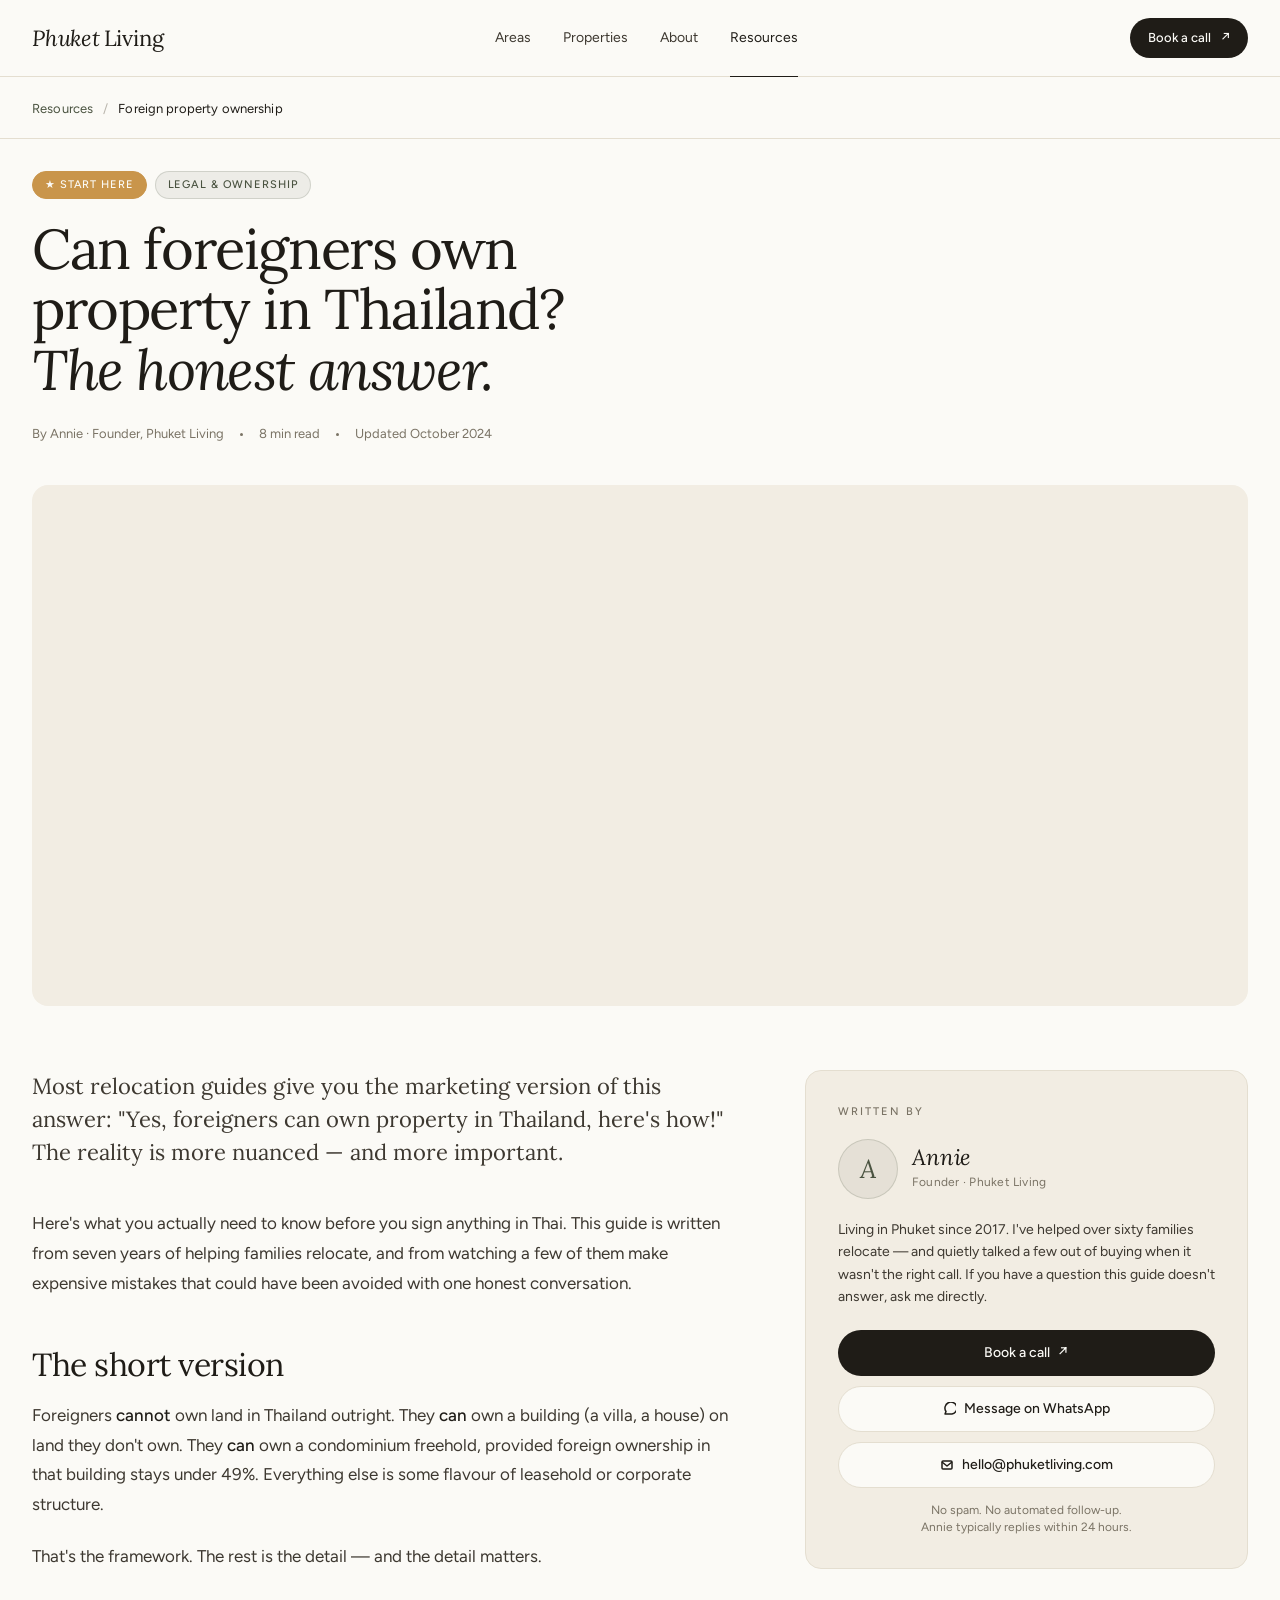
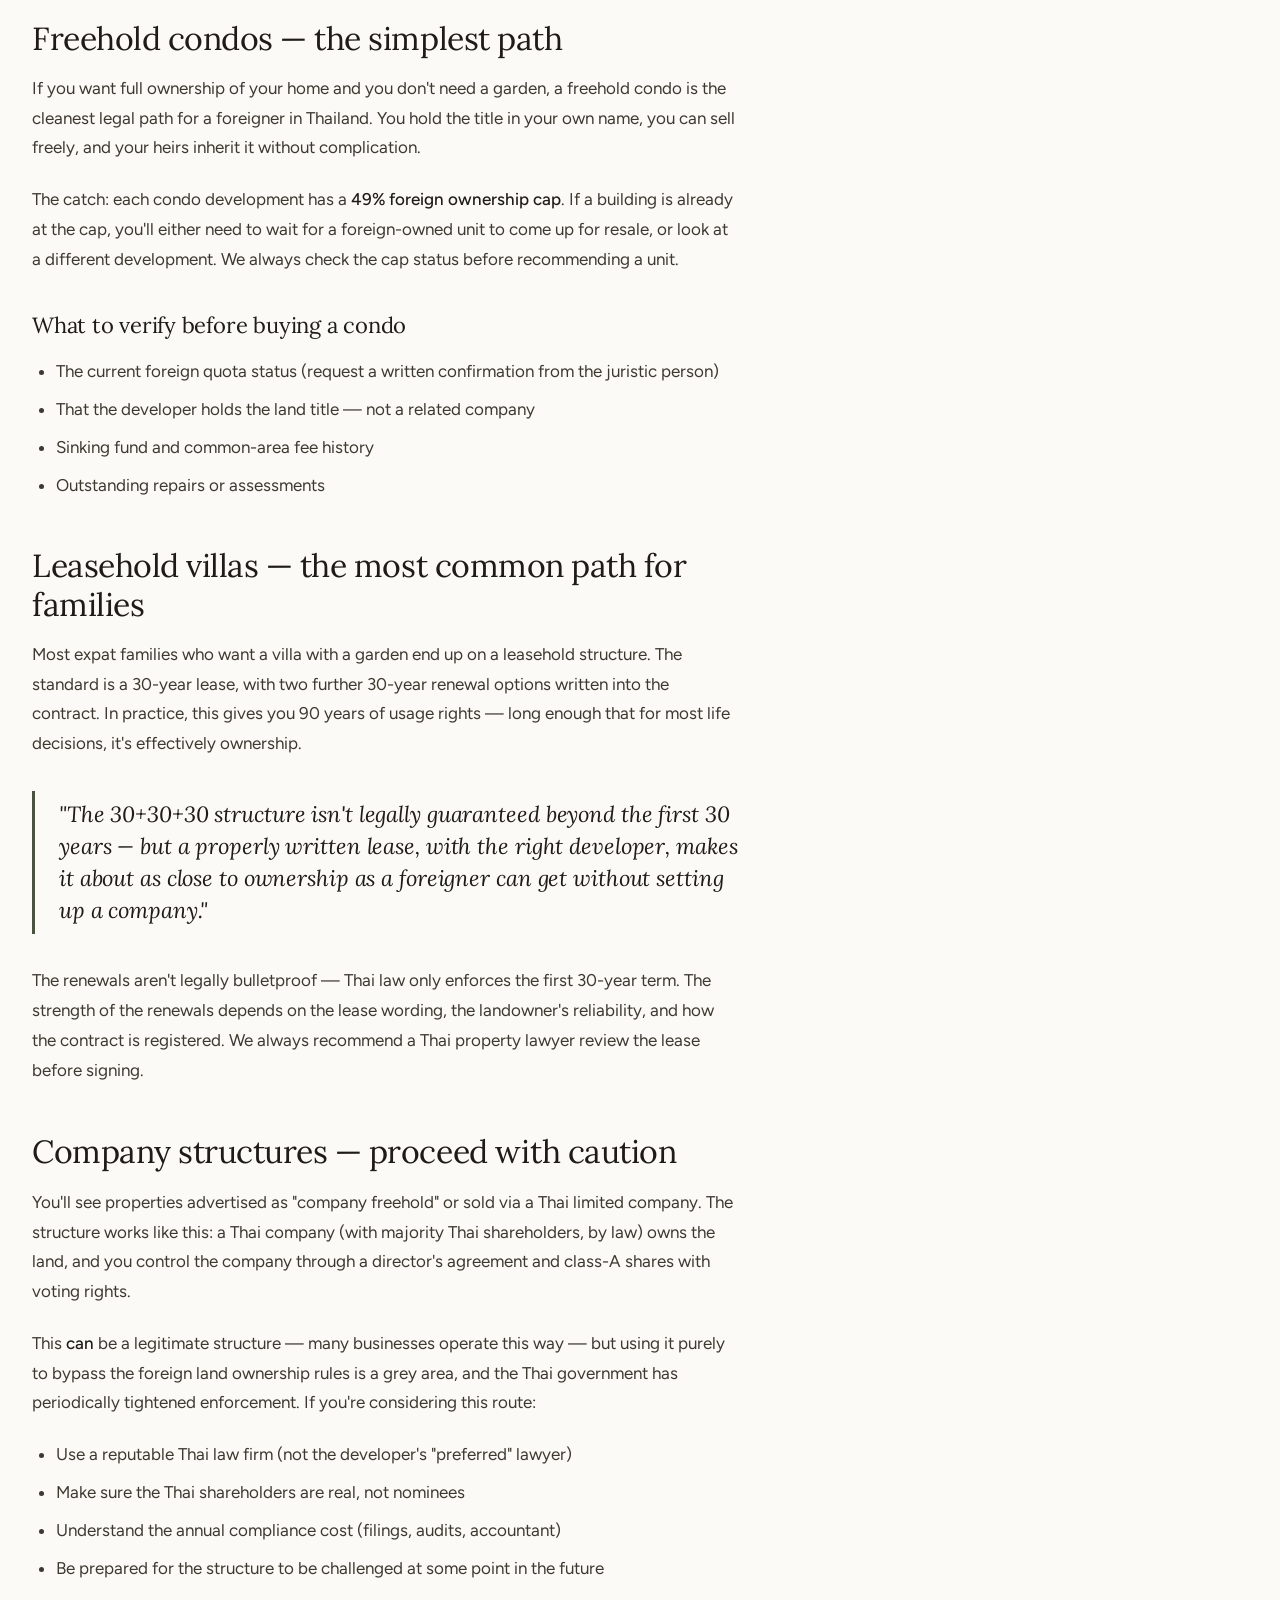
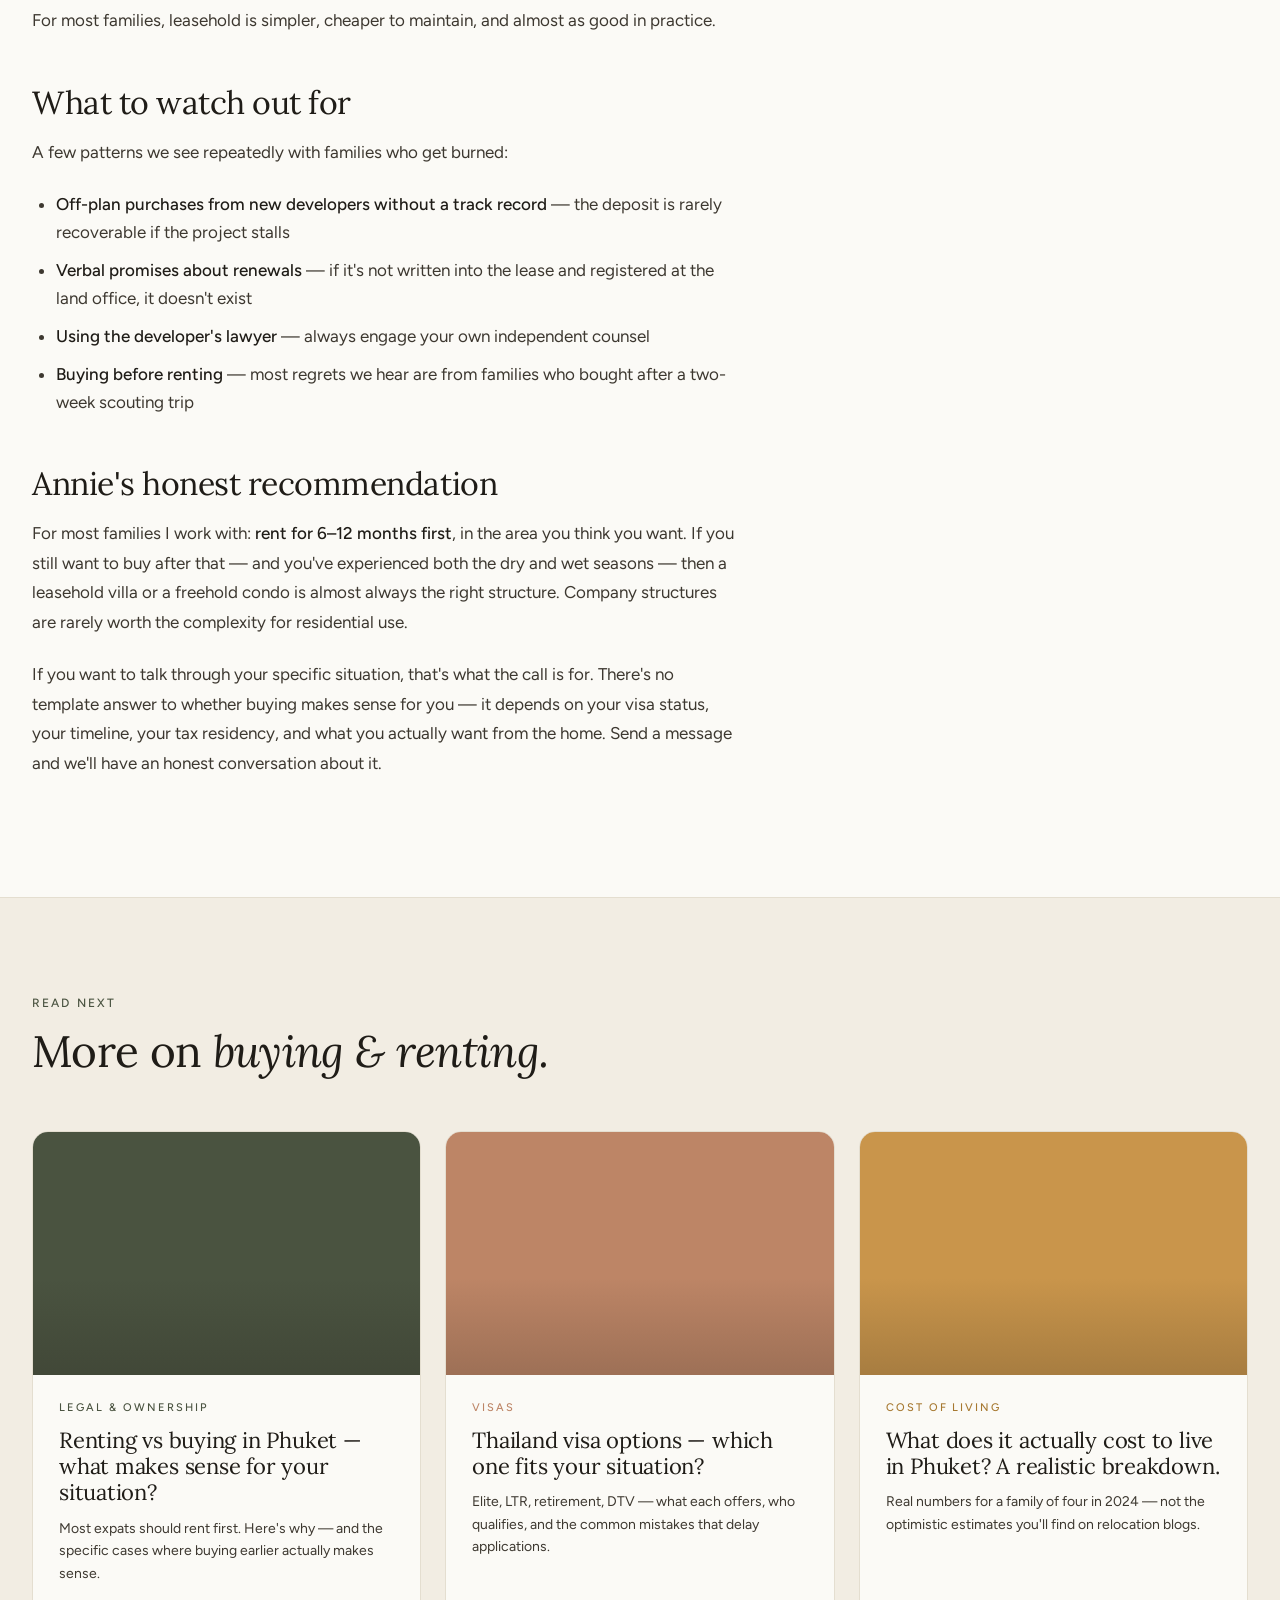
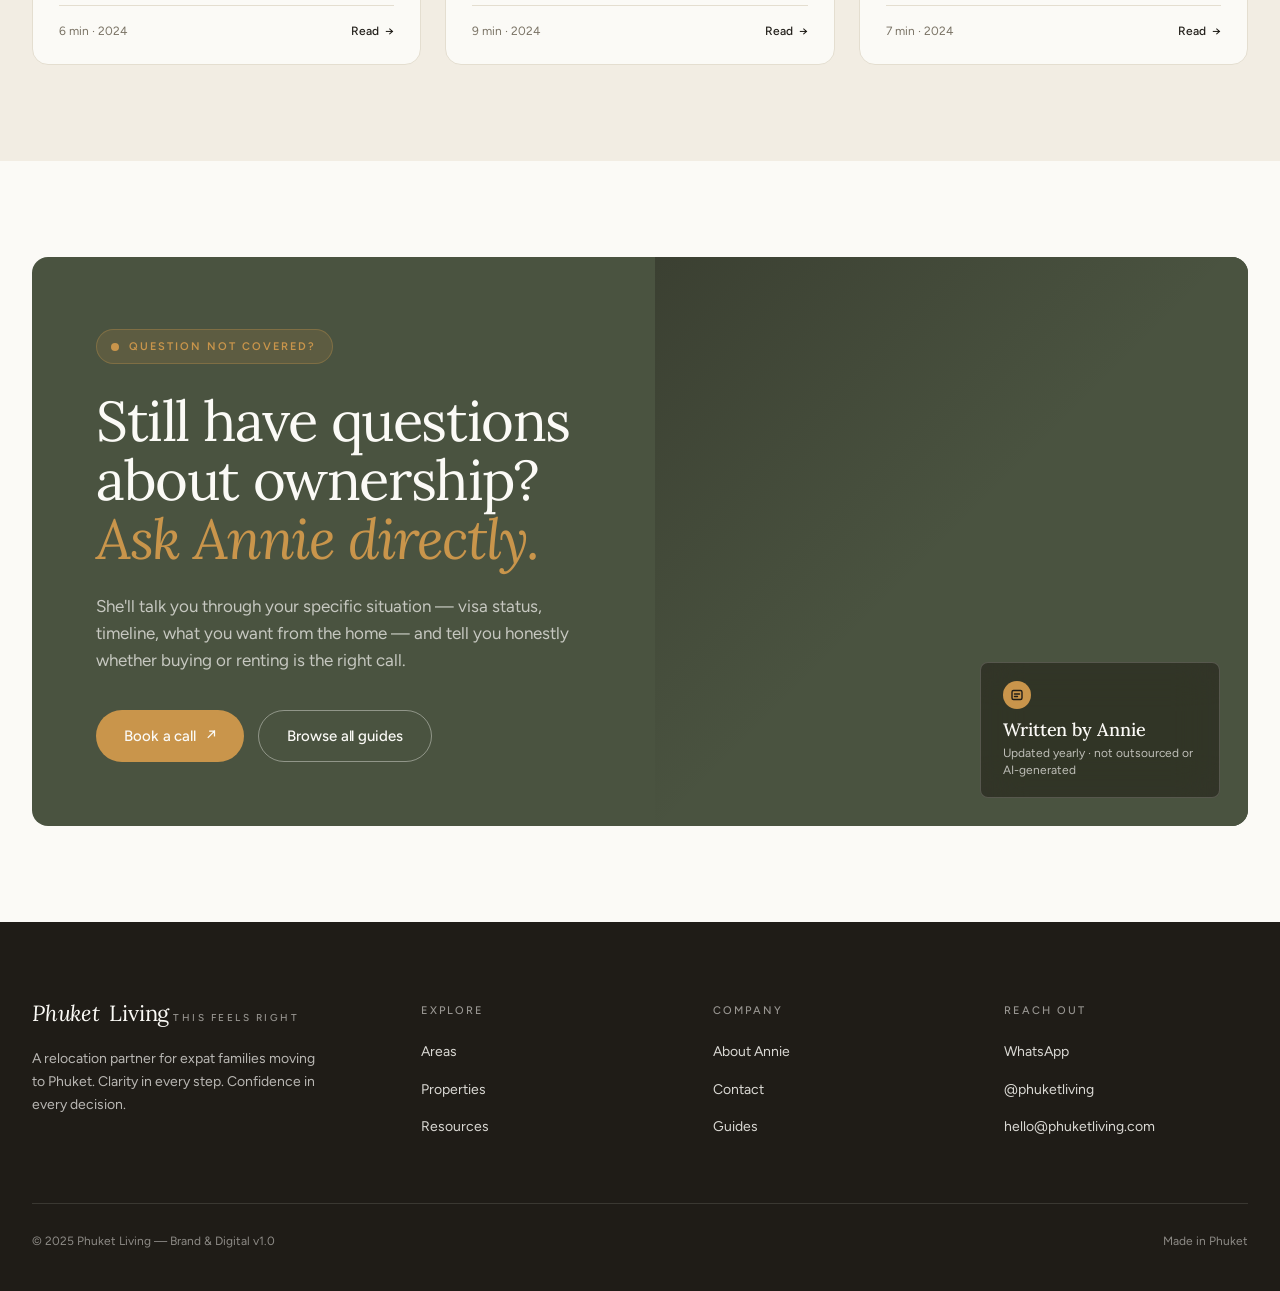
<file: guide-single.html>
<!DOCTYPE html>
<html lang="en">
<head>
<meta charset="UTF-8">
<meta name="viewport" content="width=device-width, initial-scale=1.0">
<title>Can foreigners own property in Thailand? — Phuket Living</title>
<meta name="description" content="The honest answer on freehold, leasehold, and company structures for foreigners buying property in Thailand. Written by Annie at Phuket Living.">

<link rel="preconnect" href="https://fonts.googleapis.com">
<link rel="preconnect" href="https://fonts.gstatic.com" crossorigin>
<link href="https://fonts.googleapis.com/css2?family=Lora:ital,wght@0,400;0,500;1,400;1,500&family=Figtree:wght@400;500;600&display=swap" rel="stylesheet">

<link rel="stylesheet" href="assets/css/main.css">
</head>
<body>

<!-- =========================================================
     NAV
     ========================================================= -->
<header class="site-nav">
  <div class="wrap row">
    <a href="index.html" class="wordmark" aria-label="Phuket Living — home">
      <span class="ph">Phuket</span><span>Living</span>
    </a>
    <nav class="links" aria-label="Primary">
      <a href="areas.html">Areas</a>
      <a href="properties.html">Properties</a>
      <a href="about.html">About</a>
      <a href="resources.html" class="active">Resources</a>
    </nav>
    <a href="contact.html" class="btn btn-primary btn-sm">Book a call <span class="arrow">↗</span></a>
    <button class="nav-toggle" aria-label="Open menu">
      <svg width="18" height="14" viewBox="0 0 18 14" fill="none"><path d="M1 1h16M1 7h16M1 13h16" stroke="#1F1C17" stroke-width="1.4" stroke-linecap="round"/></svg>
    </button>
  </div>
</header>

<!-- =========================================================
     BREADCRUMB
     ========================================================= -->
<div class="breadcrumb">
  <div class="wrap">
    <p class="breadcrumb-text">
      <a href="resources.html">Resources</a><span class="sep">/</span><span class="here">Foreign property ownership</span>
    </p>
  </div>
</div>

<!-- =========================================================
     HERO (title, meta, cover)
     ========================================================= -->
<section class="blog-hero">
  <div class="wrap">

    <div class="blog-tags-row">
      <span class="blog-tag featured">★ Start here</span>
      <span class="blog-tag">Legal &amp; ownership</span>
    </div>

    <h1 class="blog-h1">Can foreigners own property in Thailand? <em>The honest answer.</em></h1>

    <div class="blog-meta-strip">
      <span>By Annie · Founder, Phuket Living</span>
      <span class="dot"></span>
      <span>8 min read</span>
      <span class="dot"></span>
      <span>Updated October 2024</span>
    </div>

    <div class="blog-cover" style="background-image: url('https://images.unsplash.com/photo-1554224155-6726b3ff858f?auto=format&fit=crop&w=1800&q=80');"></div>

  </div>
</section>

<!-- =========================================================
     ARTICLE LAYOUT (content + author sidebar)
     ========================================================= -->
<section style="background: var(--paper);">
  <div class="wrap">
    <div class="blog-layout">

      <!-- ===== ARTICLE BODY ===== -->
      <article class="blog-content">
        <p class="blog-lead">Most relocation guides give you the marketing version of this answer: "Yes, foreigners can own property in Thailand, here's how!" The reality is more nuanced — and more important.</p>

        <div class="blog-body">

          <p>Here's what you actually need to know before you sign anything in Thai. This guide is written from seven years of helping families relocate, and from watching a few of them make expensive mistakes that could have been avoided with one honest conversation.</p>

          <h2>The short version</h2>

          <p>Foreigners <strong>cannot</strong> own land in Thailand outright. They <strong>can</strong> own a building (a villa, a house) on land they don't own. They <strong>can</strong> own a condominium freehold, provided foreign ownership in that building stays under 49%. Everything else is some flavour of leasehold or corporate structure.</p>

          <p>That's the framework. The rest is the detail — and the detail matters.</p>

          <h2>Freehold condos — the simplest path</h2>

          <p>If you want full ownership of your home and you don't need a garden, a freehold condo is the cleanest legal path for a foreigner in Thailand. You hold the title in your own name, you can sell freely, and your heirs inherit it without complication.</p>

          <p>The catch: each condo development has a <strong>49% foreign ownership cap</strong>. If a building is already at the cap, you'll either need to wait for a foreign-owned unit to come up for resale, or look at a different development. We always check the cap status before recommending a unit.</p>

          <h3>What to verify before buying a condo</h3>

          <ul>
            <li>The current foreign quota status (request a written confirmation from the juristic person)</li>
            <li>That the developer holds the land title — not a related company</li>
            <li>Sinking fund and common-area fee history</li>
            <li>Outstanding repairs or assessments</li>
          </ul>

          <h2>Leasehold villas — the most common path for families</h2>

          <p>Most expat families who want a villa with a garden end up on a leasehold structure. The standard is a 30-year lease, with two further 30-year renewal options written into the contract. In practice, this gives you 90 years of usage rights — long enough that for most life decisions, it's effectively ownership.</p>

          <blockquote>"The 30+30+30 structure isn't legally guaranteed beyond the first 30 years — but a properly written lease, with the right developer, makes it about as close to ownership as a foreigner can get without setting up a company."</blockquote>

          <p>The renewals aren't legally bulletproof — Thai law only enforces the first 30-year term. The strength of the renewals depends on the lease wording, the landowner's reliability, and how the contract is registered. We always recommend a Thai property lawyer review the lease before signing.</p>

          <h2>Company structures — proceed with caution</h2>

          <p>You'll see properties advertised as "company freehold" or sold via a Thai limited company. The structure works like this: a Thai company (with majority Thai shareholders, by law) owns the land, and you control the company through a director's agreement and class-A shares with voting rights.</p>

          <p>This <strong>can</strong> be a legitimate structure — many businesses operate this way — but using it purely to bypass the foreign land ownership rules is a grey area, and the Thai government has periodically tightened enforcement. If you're considering this route:</p>

          <ul>
            <li>Use a reputable Thai law firm (not the developer's "preferred" lawyer)</li>
            <li>Make sure the Thai shareholders are real, not nominees</li>
            <li>Understand the annual compliance cost (filings, audits, accountant)</li>
            <li>Be prepared for the structure to be challenged at some point in the future</li>
          </ul>

          <p>For most families, leasehold is simpler, cheaper to maintain, and almost as good in practice.</p>

          <h2>What to watch out for</h2>

          <p>A few patterns we see repeatedly with families who get burned:</p>

          <ul>
            <li><strong>Off-plan purchases from new developers without a track record</strong> — the deposit is rarely recoverable if the project stalls</li>
            <li><strong>Verbal promises about renewals</strong> — if it's not written into the lease and registered at the land office, it doesn't exist</li>
            <li><strong>Using the developer's lawyer</strong> — always engage your own independent counsel</li>
            <li><strong>Buying before renting</strong> — most regrets we hear are from families who bought after a two-week scouting trip</li>
          </ul>

          <h2>Annie's honest recommendation</h2>

          <p>For most families I work with: <strong>rent for 6–12 months first</strong>, in the area you think you want. If you still want to buy after that — and you've experienced both the dry and wet seasons — then a leasehold villa or a freehold condo is almost always the right structure. Company structures are rarely worth the complexity for residential use.</p>

          <p>If you want to talk through your specific situation, that's what the call is for. There's no template answer to whether buying makes sense for you — it depends on your visa status, your timeline, your tax residency, and what you actually want from the home. Send a message and we'll have an honest conversation about it.</p>

        </div>
      </article>

      <!-- ===== AUTHOR / CONTACT SIDEBAR ===== -->
      <aside class="author-sidebar">

        <div class="author-card">
          <span class="label">Written by</span>

          <div class="author-top">
            <div class="avatar">A</div>
            <div class="who">
              <p class="name">Annie</p>
              <p class="role">Founder · Phuket Living</p>
            </div>
          </div>

          <p class="bio">Living in Phuket since 2017. I've helped over sixty families relocate — and quietly talked a few out of buying when it wasn't the right call. If you have a question this guide doesn't answer, ask me directly.</p>

          <div class="contact-btns">
            <a href="contact.html" class="contact-cta-btn">Book a call <span class="arrow">↗</span></a>
            <a href="#" class="contact-cta-btn ghost">
              <svg width="14" height="14" viewBox="0 0 14 14" fill="none"><path d="M3 12l1-2.5A6 6 0 1110 12L3 12z" stroke="currentColor" stroke-width="1.5" stroke-linecap="round" stroke-linejoin="round"/></svg>
              Message on WhatsApp
            </a>
            <a href="mailto:hello@phuketliving.com" class="contact-cta-btn ghost">
              <svg width="14" height="14" viewBox="0 0 14 14" fill="none"><rect x="2" y="3" width="10" height="8" rx="1" stroke="currentColor" stroke-width="1.5"/><path d="M2 4l5 4 5-4" stroke="currentColor" stroke-width="1.5" stroke-linejoin="round"/></svg>
              hello@phuketliving.com
            </a>
          </div>

          <p class="reassure">No spam. No automated follow-up.<br>Annie typically replies within 24 hours.</p>
        </div>

      </aside>

    </div>
  </div>
</section>

<!-- =========================================================
     RELATED GUIDES
     ========================================================= -->
<section class="section sand">
  <div class="wrap">
    <div class="section-head">
      <span class="eyebrow">Read next</span>
      <h2 class="h2">More on <em>buying &amp; renting.</em></h2>
    </div>

    <div class="guides-grid">
      <a href="resources.html" class="guide-card">
        <div class="photo tone-olive" style="background-image: url('https://images.unsplash.com/photo-1560518883-ce09059eeffa?auto=format&fit=crop&w=900&q=80');"></div>
        <div class="body">
          <span class="cat cat-legal">Legal &amp; ownership</span>
          <h4>Renting vs buying in Phuket — what makes sense for your situation?</h4>
          <p class="desc">Most expats should rent first. Here's why — and the specific cases where buying earlier actually makes sense.</p>
          <div class="foot">
            <span>6 min · 2024</span>
            <span class="read">Read <span class="arrow">→</span></span>
          </div>
        </div>
      </a>

      <a href="resources.html" class="guide-card">
        <div class="photo tone-clay" style="background-image: url('https://images.unsplash.com/photo-1488646953014-85cb44e25828?auto=format&fit=crop&w=900&q=80');"></div>
        <div class="body">
          <span class="cat cat-visa">Visas</span>
          <h4>Thailand visa options — which one fits your situation?</h4>
          <p class="desc">Elite, LTR, retirement, DTV — what each offers, who qualifies, and the common mistakes that delay applications.</p>
          <div class="foot">
            <span>9 min · 2024</span>
            <span class="read">Read <span class="arrow">→</span></span>
          </div>
        </div>
      </a>

      <a href="resources.html" class="guide-card">
        <div class="photo tone-ochre" style="background-image: url('https://images.unsplash.com/photo-1554224155-8d04421cd6e2?auto=format&fit=crop&w=900&q=80');"></div>
        <div class="body">
          <span class="cat cat-cost">Cost of living</span>
          <h4>What does it actually cost to live in Phuket? A realistic breakdown.</h4>
          <p class="desc">Real numbers for a family of four in 2024 — not the optimistic estimates you'll find on relocation blogs.</p>
          <div class="foot">
            <span>7 min · 2024</span>
            <span class="read">Read <span class="arrow">→</span></span>
          </div>
        </div>
      </a>
    </div>
  </div>
</section>

<!-- =========================================================
     CTA
     ========================================================= -->
<section class="cta-block">
  <div class="wrap">
    <div class="cta-card">
      <div class="cta-card-content">
        <span class="cta-card-eyebrow"><span class="dot"></span>Question not covered?</span>
        <h2>
          <span class="lead-line">Still have questions about ownership?</span>
          <em>Ask Annie directly.</em>
        </h2>
        <p class="sub">She'll talk you through your specific situation — visa status, timeline, what you want from the home — and tell you honestly whether buying or renting is the right call.</p>
        <div class="cta-row">
          <a href="contact.html" class="btn btn-accent">Book a call <span class="arrow">↗</span></a>
          <a href="resources.html" class="btn btn-ghost-on-dark">Browse all guides</a>
        </div>
      </div>
      <div class="cta-card-image" style="background-image: url('https://images.unsplash.com/photo-1554224155-6726b3ff858f?auto=format&fit=crop&w=1400&q=80');">
        <div class="cta-card-stat">
          <span class="stat-icon">
            <svg width="14" height="14" viewBox="0 0 14 14" fill="none"><rect x="2" y="2.5" width="10" height="9" rx="1.5" stroke="currentColor" stroke-width="1.4"/><path d="M4.5 6h5M4.5 8.5h3" stroke="currentColor" stroke-width="1.4" stroke-linecap="round"/></svg>
          </span>
          <p class="stat-title">Written by Annie</p>
          <p class="stat-sub">Updated yearly · not outsourced or AI-generated</p>
        </div>
      </div>
    </div>
  </div>
</section>

<!-- =========================================================
     FOOTER
     ========================================================= -->
<footer class="site-foot">
  <div class="wrap">
    <div class="row">
      <div>
        <span class="wordmark"><span class="ph">Phuket</span>&nbsp;Living<span class="tag">This feels right</span></span>
        <p>A relocation partner for expat families moving to Phuket. Clarity in every step. Confidence in every decision.</p>
      </div>
      <div>
        <h4>Explore</h4>
        <ul>
          <li><a href="areas.html">Areas</a></li>
          <li><a href="properties.html">Properties</a></li>
          <li><a href="resources.html">Resources</a></li>
        </ul>
      </div>
      <div>
        <h4>Company</h4>
        <ul>
          <li><a href="about.html">About Annie</a></li>
          <li><a href="contact.html">Contact</a></li>
          <li><a href="resources.html">Guides</a></li>
        </ul>
      </div>
      <div>
        <h4>Reach out</h4>
        <ul>
          <li><a href="#">WhatsApp</a></li>
          <li><a href="#">@phuketliving</a></li>
          <li><a href="mailto:hello@phuketliving.com">hello@phuketliving.com</a></li>
        </ul>
      </div>
    </div>
    <div class="legal">
      <span>© 2025 Phuket Living — Brand &amp; Digital v1.0</span>
      <span>Made in Phuket</span>
    </div>
  </div>
</footer>

</body>
</html>
</file>
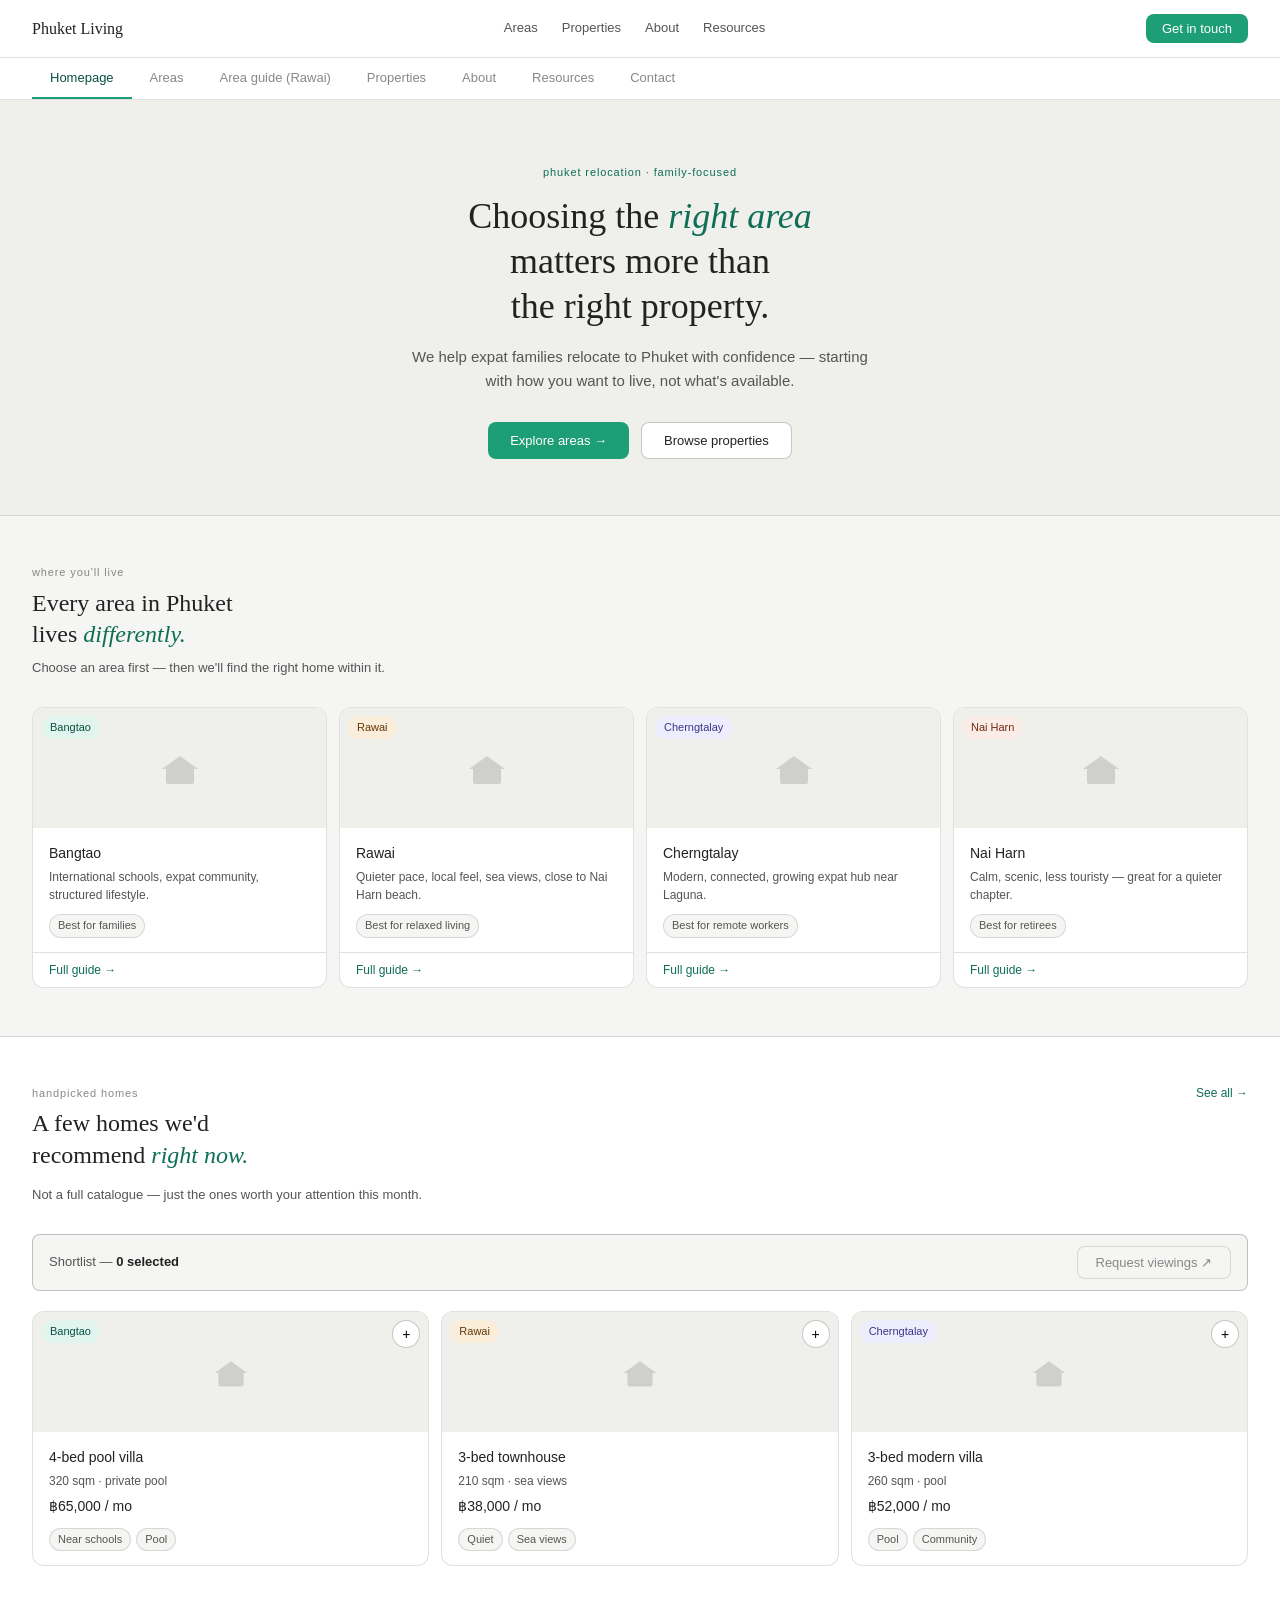
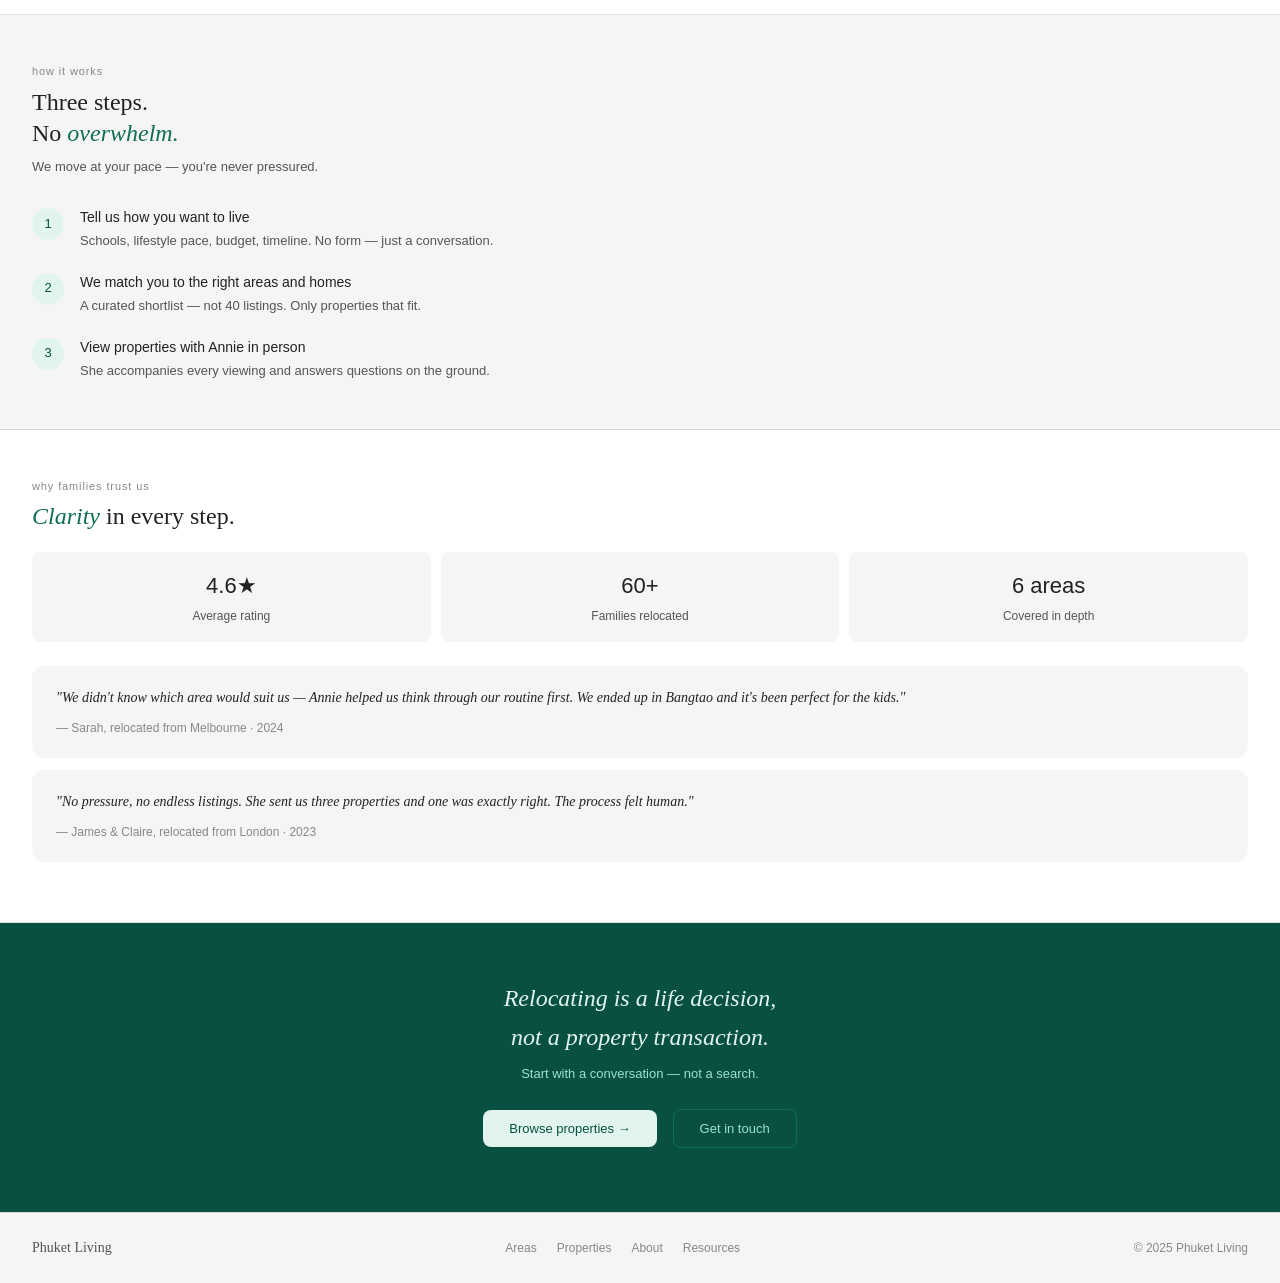
<file: phuket-living-mockup.html>
<!DOCTYPE html>
<html lang="en">
<head>
<meta charset="UTF-8">
<meta name="viewport" content="width=device-width, initial-scale=1.0">
<title>Phuket Living — Website Mockup</title>
<style>
  *, *::before, *::after { box-sizing: border-box; margin: 0; padding: 0; }
  :root {
    --green-dark: #085041;
    --green-mid: #1D9E75;
    --green-light: #E1F5EE;
    --green-border: #5DCAA5;
    --green-text: #0F6E56;
    --amber: #BA7517;
    --amber-light: #FAEEDA;
    --amber-border: #EF9F27;
    --amber-text: #633806;
    --surface: #F5F5F3;
    --surface2: #EFEFEC;
    --border: rgba(0,0,0,0.12);
    --border2: rgba(0,0,0,0.22);
    --text1: #222222;
    --text2: #555555;
    --text3: #888888;
    --white: #ffffff;
    --radius-sm: 6px;
    --radius-md: 8px;
    --radius-lg: 12px;
    --radius-pill: 20px;
    --serif: Georgia, 'Times New Roman', serif;
    --sans: -apple-system, BlinkMacSystemFont, 'Segoe UI', sans-serif;
  }
  body { font-family: var(--sans); font-size: 14px; color: var(--text1); background: var(--surface); line-height: 1.6; }
  a { text-decoration: none; }

  /* NAV */
  .site-nav { background: var(--white); border-bottom: 0.5px solid var(--border); padding: 14px 32px; display: flex; align-items: center; justify-content: space-between; position: sticky; top: 0; z-index: 100; }
  .site-nav .logo { font-family: var(--serif); font-size: 16px; font-weight: 500; color: var(--text1); }
  .site-nav .nav-links { display: flex; gap: 24px; }
  .site-nav .nav-links a { font-size: 13px; color: var(--text2); cursor: pointer; transition: color .15s; }
  .site-nav .nav-links a:hover { color: var(--text1); }
  .site-nav .nav-cta { font-size: 13px; font-weight: 500; padding: 7px 16px; border-radius: var(--radius-md); background: var(--green-mid); color: var(--white); border: none; cursor: pointer; }

  /* PAGE TABS */
  .page-tabs { background: var(--white); border-bottom: 0.5px solid var(--border); padding: 0 32px; display: flex; gap: 0; overflow-x: auto; }
  .page-tab { font-size: 13px; padding: 12px 18px; color: var(--text3); cursor: pointer; border-bottom: 2px solid transparent; white-space: nowrap; transition: all .15s; background: none; border-top: none; border-left: none; border-right: none; }
  .page-tab:hover { color: var(--text1); }
  .page-tab.active { color: var(--green-dark); border-bottom-color: var(--green-mid); font-weight: 500; }

  /* PAGES */
  .page { display: none; }
  .page.active { display: block; }

  /* HERO */
  .hero { background: var(--surface2); padding: 64px 32px 56px; border-bottom: 0.5px solid var(--border); text-align: center; }
  .hero .eyebrow { font-size: 11px; font-weight: 500; color: var(--green-text); letter-spacing: .08em; text-transform: lowercase; margin-bottom: 12px; }
  .hero h1 { font-family: var(--serif); font-size: 36px; font-weight: 400; line-height: 1.25; color: var(--text1); margin-bottom: 16px; }
  .hero h1 em { color: var(--green-text); font-style: italic; }
  .hero .sub { font-size: 15px; color: var(--text2); max-width: 480px; margin: 0 auto 28px; line-height: 1.65; }
  .hero-btns { display: flex; gap: 12px; justify-content: center; flex-wrap: wrap; }
  .btn-primary { font-size: 13px; font-weight: 500; padding: 10px 22px; border-radius: var(--radius-md); background: var(--green-mid); color: var(--white); border: none; cursor: pointer; }
  .btn-secondary { font-size: 13px; padding: 10px 22px; border-radius: var(--radius-md); background: var(--white); color: var(--text1); border: 0.5px solid var(--border2); cursor: pointer; }

  /* SECTIONS */
  .section { padding: 48px 32px; border-bottom: 0.5px solid var(--border); background: var(--white); }
  .section.tinted { background: var(--surface); }
  .section-label { font-size: 11px; font-weight: 500; color: var(--text3); letter-spacing: .08em; text-transform: lowercase; margin-bottom: 6px; }
  .section h2 { font-family: var(--serif); font-size: 24px; font-weight: 400; line-height: 1.3; margin-bottom: 8px; }
  .section h2 em { color: var(--green-text); font-style: italic; }
  .section .sec-sub { font-size: 13px; color: var(--text2); margin-bottom: 28px; line-height: 1.6; }

  /* CARDS GRID */
  .cards-grid { display: grid; grid-template-columns: repeat(auto-fit, minmax(200px, 1fr)); gap: 12px; }
  .card { background: var(--white); border: 0.5px solid var(--border); border-radius: var(--radius-lg); overflow: hidden; transition: border-color .15s; cursor: pointer; }
  .card:hover { border-color: var(--border2); }
  .card-img { height: 120px; background: var(--surface2); display: flex; align-items: center; justify-content: center; position: relative; }
  .card-img svg { opacity: .15; }
  .area-badge { position: absolute; top: 8px; left: 8px; font-size: 11px; font-weight: 500; padding: 3px 9px; border-radius: var(--radius-pill); }
  .add-btn { position: absolute; top: 8px; right: 8px; width: 28px; height: 28px; border-radius: 50%; background: var(--white); border: 0.5px solid var(--border2); font-size: 14px; cursor: pointer; display: flex; align-items: center; justify-content: center; transition: background .15s; }
  .add-btn.added { background: var(--amber-light); border-color: var(--amber); }
  .card-body { padding: 14px 16px; }
  .card-title { font-size: 14px; font-weight: 500; margin-bottom: 4px; }
  .card-meta { font-size: 12px; color: var(--text2); margin-bottom: 4px; }
  .card-desc { font-size: 12px; color: var(--text2); line-height: 1.5; margin-bottom: 10px; }
  .card-price { font-size: 14px; font-weight: 500; margin-bottom: 10px; }
  .card-tags { display: flex; gap: 5px; flex-wrap: wrap; }
  .tag { font-size: 11px; padding: 2px 8px; border-radius: var(--radius-pill); background: var(--surface); border: 0.5px solid var(--border); color: var(--text2); }
  .card-cta { padding: 10px 16px; border-top: 0.5px solid var(--border); display: flex; justify-content: space-between; align-items: center; }
  .card-link { font-size: 12px; color: var(--green-text); cursor: pointer; background: none; border: none; }
  .card-count { font-size: 11px; color: var(--text3); }

  /* AREA FACTS */
  .area-facts { display: grid; grid-template-columns: repeat(3, 1fr); gap: 8px; border-top: 0.5px solid var(--border); padding: 12px 16px; }
  .fact-val { font-size: 13px; font-weight: 500; color: var(--text1); }
  .fact-key { font-size: 11px; color: var(--text3); }

  /* SHORTLIST BAR */
  .shortlist-bar { background: var(--surface); border: 0.5px solid var(--border2); border-radius: var(--radius-md); padding: 11px 16px; display: flex; align-items: center; justify-content: space-between; margin-bottom: 20px; }
  .shortlist-bar span { font-size: 13px; color: var(--text2); }
  .shortlist-bar strong { color: var(--text1); }
  .req-btn { font-size: 13px; font-weight: 500; padding: 8px 18px; border-radius: var(--radius-md); background: var(--green-mid); color: var(--white); border: none; cursor: pointer; }
  .req-btn:disabled { background: var(--surface); color: var(--text3); border: 0.5px solid var(--border); cursor: default; }

  /* STEPS */
  .steps { display: flex; flex-direction: column; gap: 20px; }
  .step { display: flex; gap: 16px; align-items: flex-start; }
  .step-num { width: 32px; height: 32px; border-radius: 50%; background: var(--green-light); color: var(--green-dark); font-size: 13px; font-weight: 500; display: flex; align-items: center; justify-content: center; flex-shrink: 0; margin-top: 2px; }
  .step-title { font-size: 14px; font-weight: 500; margin-bottom: 3px; }
  .step-desc { font-size: 13px; color: var(--text2); line-height: 1.5; }

  /* TRUST STATS */
  .trust-grid { display: grid; grid-template-columns: repeat(3, 1fr); gap: 10px; margin-bottom: 24px; }
  .trust-stat { background: var(--surface); border-radius: var(--radius-md); padding: 16px; text-align: center; }
  .trust-num { font-size: 22px; font-weight: 500; margin-bottom: 3px; }
  .trust-label { font-size: 12px; color: var(--text2); }

  /* QUOTE */
  .quote-card { background: var(--surface); border-radius: var(--radius-lg); padding: 20px 24px; margin-bottom: 12px; }
  .quote-text { font-family: var(--serif); font-style: italic; font-size: 14px; line-height: 1.65; margin-bottom: 10px; }
  .quote-attr { font-size: 12px; color: var(--text3); }

  /* FOOTER CTA */
  .footer-cta { background: var(--green-dark); padding: 56px 32px; text-align: center; }
  .footer-cta h2 { font-family: var(--serif); font-style: italic; font-size: 24px; font-weight: 400; color: var(--green-light); margin-bottom: 8px; }
  .footer-cta p { font-size: 13px; color: #9FE1CB; margin-bottom: 24px; line-height: 1.6; }
  .footer-cta .btn-light { font-size: 13px; font-weight: 500; padding: 11px 26px; border-radius: var(--radius-md); background: var(--green-light); color: var(--green-dark); border: none; cursor: pointer; margin: 0 6px 8px; }
  .footer-cta .btn-ghost { font-size: 13px; padding: 11px 26px; border-radius: var(--radius-md); background: transparent; color: #9FE1CB; border: 0.5px solid var(--green-text); cursor: pointer; margin: 0 6px 8px; }

  /* ABOUT */
  .about-hero { padding: 48px 32px; border-bottom: 0.5px solid var(--border); display: grid; grid-template-columns: 1fr 140px; gap: 40px; align-items: start; }
  .avatar { width: 100px; height: 100px; border-radius: 50%; background: var(--green-light); border: 0.5px solid var(--green-border); display: flex; align-items: center; justify-content: center; }
  .avatar-init { font-family: var(--serif); font-size: 32px; font-weight: 400; color: var(--green-dark); }
  .sig { font-family: var(--serif); font-style: italic; font-size: 15px; font-weight: 500; margin-bottom: 2px; }
  .sig-role { font-size: 12px; color: var(--text3); }
  .pull-quote { font-family: var(--serif); font-style: italic; font-size: 16px; color: var(--text1); border-left: 2px solid var(--green-mid); padding-left: 18px; margin: 24px 0; line-height: 1.55; }
  .belief-card { background: var(--surface); border-radius: var(--radius-lg); padding: 18px 20px; margin-bottom: 10px; display: flex; gap: 14px; align-items: flex-start; }
  .belief-num { width: 28px; height: 28px; border-radius: 50%; background: var(--green-light); color: var(--green-dark); font-size: 12px; font-weight: 500; display: flex; align-items: center; justify-content: center; flex-shrink: 0; }
  .belief-title { font-size: 14px; font-weight: 500; margin-bottom: 4px; }
  .belief-desc { font-size: 13px; color: var(--text2); line-height: 1.5; }
  .green-box { background: var(--green-light); border-radius: var(--radius-lg); padding: 18px 22px; }
  .green-box .gb-label { font-size: 11px; font-weight: 500; color: var(--green-text); letter-spacing: .06em; text-transform: lowercase; margin-bottom: 4px; }
  .green-box .gb-text { font-family: var(--serif); font-style: italic; font-size: 17px; color: var(--green-dark); }
  .diff-row { display: flex; gap: 14px; align-items: flex-start; margin-bottom: 16px; }
  .diff-dot { width: 8px; height: 8px; border-radius: 50%; background: var(--green-mid); flex-shrink: 0; margin-top: 5px; }
  .diff-text { font-size: 13px; color: var(--text2); line-height: 1.55; }

  /* RESOURCES */
  .filter-row { display: flex; gap: 8px; flex-wrap: wrap; margin-bottom: 24px; }
  .fpill { font-size: 12px; padding: 6px 14px; border-radius: var(--radius-pill); border: 0.5px solid var(--border2); background: var(--white); color: var(--text2); cursor: pointer; transition: all .15s; }
  .fpill.active { background: var(--green-light); border-color: var(--green-text); color: var(--green-dark); font-weight: 500; }
  .guide-card { background: var(--white); border: 0.5px solid var(--border); border-radius: var(--radius-lg); padding: 18px 20px; display: flex; gap: 14px; align-items: flex-start; margin-bottom: 10px; cursor: pointer; transition: border-color .15s; }
  .guide-card:hover { border-color: var(--border2); }
  .guide-card.featured { border: 2px solid var(--green-mid); }
  .guide-icon { width: 36px; height: 36px; border-radius: var(--radius-md); display: flex; align-items: center; justify-content: center; flex-shrink: 0; }
  .guide-cat { font-size: 11px; font-weight: 500; text-transform: lowercase; letter-spacing: .05em; margin-bottom: 3px; color: var(--green-text); }
  .guide-title { font-size: 14px; font-weight: 500; margin-bottom: 4px; line-height: 1.3; }
  .guide-desc { font-size: 12px; color: var(--text2); line-height: 1.5; margin-bottom: 6px; }
  .guide-meta { font-size: 11px; color: var(--text3); }
  .featured-badge { font-size: 11px; background: var(--green-light); color: var(--green-dark); padding: 2px 8px; border-radius: var(--radius-pill); font-weight: 500; display: inline-block; margin-bottom: 6px; }
  .faq-item { border-bottom: 0.5px solid var(--border); padding: 16px 0; cursor: pointer; }
  .faq-q { display: flex; justify-content: space-between; align-items: center; gap: 12px; }
  .faq-q-text { font-size: 13px; font-weight: 500; }
  .faq-toggle { width: 22px; height: 22px; border-radius: 50%; border: 0.5px solid var(--border2); background: var(--surface); display: flex; align-items: center; justify-content: center; font-size: 16px; color: var(--text2); flex-shrink: 0; transition: transform .2s; }
  .faq-toggle.open { transform: rotate(45deg); }
  .faq-a { font-size: 13px; color: var(--text2); margin-top: 10px; line-height: 1.65; display: none; }
  .faq-a.open { display: block; }

  /* CONTACT FORM */
  .contact-wrap { padding: 40px 32px; display: grid; grid-template-columns: minmax(0,1.6fr) minmax(0,1fr); gap: 40px; }
  .form-card { background: var(--white); border: 0.5px solid var(--border); border-radius: var(--radius-lg); padding: 28px; }
  .field-group { display: grid; grid-template-columns: 1fr 1fr; gap: 14px; }
  .field-wrap { margin-bottom: 18px; }
  .field-label { font-size: 12px; font-weight: 500; color: var(--text2); display: block; margin-bottom: 6px; }
  .field-hint { font-size: 11px; color: var(--text3); margin-top: 4px; }
  input[type=text], input[type=email], select, textarea { width: 100%; padding: 9px 12px; border: 0.5px solid var(--border2); border-radius: var(--radius-md); font-size: 13px; font-family: var(--sans); color: var(--text1); background: var(--white); }
  input[type=text]:focus, input[type=email]:focus, select:focus, textarea:focus { outline: none; border-color: var(--green-mid); }
  textarea { min-height: 100px; resize: vertical; }
  .chip-row { display: flex; gap: 7px; flex-wrap: wrap; }
  .chip { font-size: 12px; padding: 6px 13px; border-radius: var(--radius-pill); border: 0.5px solid var(--border2); background: var(--white); color: var(--text2); cursor: pointer; user-select: none; transition: all .15s; }
  .chip.sel { background: var(--green-light); border-color: var(--green-text); color: var(--green-dark); font-weight: 500; }
  .submit-btn { width: 100%; padding: 13px; border-radius: var(--radius-md); background: var(--green-mid); color: var(--white); font-size: 14px; font-weight: 500; border: none; cursor: pointer; margin-top: 6px; }
  .reassure { font-size: 12px; color: var(--text3); text-align: center; margin-top: 10px; }
  .sidebar-label { font-size: 11px; font-weight: 500; color: var(--text3); letter-spacing: .06em; text-transform: lowercase; margin-bottom: 16px; }
  .expect-row { display: flex; gap: 12px; align-items: flex-start; margin-bottom: 18px; }
  .expect-num { width: 26px; height: 26px; border-radius: 50%; background: var(--green-light); color: var(--green-dark); font-size: 12px; font-weight: 500; display: flex; align-items: center; justify-content: center; flex-shrink: 0; }
  .expect-title { font-size: 13px; font-weight: 500; margin-bottom: 2px; }
  .expect-desc { font-size: 12px; color: var(--text2); line-height: 1.5; }
  .annie-card { background: var(--surface); border-radius: var(--radius-lg); padding: 16px; margin-top: 28px; display: flex; gap: 12px; }
  .annie-av { width: 38px; height: 38px; border-radius: 50%; background: var(--green-light); border: 0.5px solid var(--green-border); display: flex; align-items: center; justify-content: center; font-family: var(--serif); font-size: 14px; font-weight: 500; color: var(--green-dark); flex-shrink: 0; }
  .annie-quote { font-family: var(--serif); font-style: italic; font-size: 12px; color: var(--text2); line-height: 1.6; }
  .annie-name { font-size: 11px; color: var(--text3); margin-top: 6px; }
  .contact-direct { margin-top: 22px; padding-top: 20px; border-top: 0.5px solid var(--border); }
  .contact-direct p { font-size: 12px; color: var(--text3); font-weight: 500; margin-bottom: 8px; }
  .contact-direct .dc { font-size: 13px; color: var(--text2); margin-bottom: 4px; }
  .contact-direct .dc span { color: var(--text1); font-weight: 500; }
  .contact-direct .dc .handle { color: var(--green-text); }
  .success-wrap { display: none; padding: 64px 32px; text-align: center; }
  .success-icon { width: 56px; height: 56px; border-radius: 50%; background: var(--green-light); display: flex; align-items: center; justify-content: center; margin: 0 auto 22px; }
  .success-h { font-family: var(--serif); font-size: 22px; margin-bottom: 10px; }
  .success-h em { font-style: italic; color: var(--green-text); }
  .success-sub { font-size: 13px; color: var(--text2); max-width: 380px; margin: 0 auto 24px; line-height: 1.65; }
  .success-detail { background: var(--surface); border-radius: var(--radius-lg); padding: 18px 22px; max-width: 400px; margin: 0 auto 22px; text-align: left; }
  .success-detail p { font-size: 13px; color: var(--text2); line-height: 1.55; margin-bottom: 6px; }
  .success-btns { display: flex; gap: 12px; justify-content: center; flex-wrap: wrap; }
  .success-cta { font-size: 13px; font-weight: 500; padding: 10px 22px; border-radius: var(--radius-md); background: var(--green-mid); color: var(--white); border: none; cursor: pointer; }
  .success-back { font-size: 13px; color: var(--green-text); background: none; border: none; cursor: pointer; }

  /* AREA GUIDE */
  .guide-hero { padding: 40px 32px 32px; border-bottom: 0.5px solid var(--border); }
  .breadcrumb { padding: 10px 32px; font-size: 12px; color: var(--text3); border-bottom: 0.5px solid var(--border); background: var(--surface); }
  .breadcrumb span { color: var(--green-text); cursor: pointer; }
  .verdict-bar { background: var(--green-light); border-radius: var(--radius-md); padding: 14px 18px; max-width: 520px; margin-top: 20px; }
  .verdict-label { font-size: 11px; font-weight: 500; color: var(--green-dark); letter-spacing: .05em; text-transform: lowercase; margin-bottom: 3px; }
  .verdict-text { font-family: var(--serif); font-style: italic; font-size: 13px; color: var(--green-dark); line-height: 1.55; }
  .facts-grid { display: grid; grid-template-columns: repeat(auto-fit, minmax(110px, 1fr)); gap: 10px; }
  .fact-card { background: var(--surface); border-radius: var(--radius-md); padding: 14px; }
  .fact-v { font-size: 16px; font-weight: 500; margin-bottom: 2px; }
  .fact-k { font-size: 11px; color: var(--text3); }
  .life-row { display: flex; gap: 14px; align-items: flex-start; margin-bottom: 18px; }
  .life-icon { width: 34px; height: 34px; border-radius: var(--radius-md); background: var(--green-light); display: flex; align-items: center; justify-content: center; flex-shrink: 0; }
  .life-title { font-size: 13px; font-weight: 500; margin-bottom: 3px; }
  .life-desc { font-size: 13px; color: var(--text2); line-height: 1.55; }
  .school-table { width: 100%; border-collapse: collapse; font-size: 13px; border: 0.5px solid var(--border); border-radius: var(--radius-lg); overflow: hidden; }
  .school-table th { background: var(--surface); padding: 9px 14px; text-align: left; font-weight: 500; border-bottom: 0.5px solid var(--border); }
  .school-table td { padding: 9px 14px; border-bottom: 0.5px solid var(--border); color: var(--text2); }
  .school-table tr:last-child td { border-bottom: none; }
  .honest-card { border-radius: var(--radius-lg); padding: 18px 22px; margin-bottom: 12px; }
  .honest-card.pro { background: var(--green-light); border: 0.5px solid var(--green-border); }
  .honest-card.con { background: var(--amber-light); border: 0.5px solid var(--amber-border); }
  .honest-title { font-size: 12px; font-weight: 500; text-transform: lowercase; letter-spacing: .05em; margin-bottom: 10px; }
  .honest-title.pro { color: var(--green-dark); }
  .honest-title.con { color: var(--amber-text); }
  .honest-item { font-size: 13px; margin-bottom: 6px; padding-left: 14px; position: relative; line-height: 1.5; }
  .honest-item::before { content: '—'; position: absolute; left: 0; opacity: .5; }
  .honest-item.pro { color: var(--green-dark); }
  .honest-item.con { color: var(--amber-text); }
  .area-nav-pills { display: flex; gap: 8px; flex-wrap: wrap; }
  .area-pill { font-size: 12px; padding: 6px 14px; border-radius: var(--radius-pill); border: 0.5px solid var(--border2); background: var(--white); color: var(--text2); cursor: pointer; transition: all .15s; }
  .area-pill:hover { border-color: var(--border2); color: var(--text1); }

  /* AREAS PAGE */
  .matcher { background: var(--surface); padding: 40px 32px; border-bottom: 0.5px solid var(--border); }
  .q-label { font-size: 13px; font-weight: 500; margin-bottom: 10px; }
  .opt-row { display: flex; gap: 8px; flex-wrap: wrap; margin-bottom: 20px; }
  .opt-btn { font-size: 12px; padding: 6px 15px; border-radius: var(--radius-pill); border: 0.5px solid var(--border2); background: var(--white); color: var(--text2); cursor: pointer; transition: all .15s; }
  .opt-btn.sel { background: var(--green-light); border-color: var(--green-text); color: var(--green-dark); font-weight: 500; }
  .result-box { background: var(--white); border: 0.5px solid var(--border2); border-radius: var(--radius-lg); padding: 18px 22px; display: none; }
  .result-label { font-size: 11px; color: var(--text3); text-transform: lowercase; letter-spacing: .05em; margin-bottom: 4px; }
  .result-area { font-family: var(--serif); font-style: italic; font-size: 20px; color: var(--green-text); margin-bottom: 6px; }
  .result-why { font-size: 13px; color: var(--text2); line-height: 1.55; margin-bottom: 16px; }
  .result-cta-btn { font-size: 13px; font-weight: 500; padding: 9px 20px; border-radius: var(--radius-md); background: var(--green-mid); color: var(--white); border: none; cursor: pointer; }
  .compare-table { width: 100%; border-collapse: collapse; font-size: 12px; border: 0.5px solid var(--border); border-radius: var(--radius-lg); overflow: hidden; }
  .compare-table th { background: var(--green-light); color: var(--green-dark); padding: 10px 12px; text-align: left; font-weight: 500; border-bottom: 0.5px solid var(--border); }
  .compare-table th:first-child { background: var(--surface); color: var(--text1); }
  .compare-table td { padding: 9px 12px; border-bottom: 0.5px solid var(--border); color: var(--text2); border-right: 0.5px solid var(--border); }
  .compare-table td:last-child { border-right: none; }
  .compare-table tr:last-child td { border-bottom: none; }
  .compare-table td.label { font-weight: 500; color: var(--text1); background: var(--surface); }
  .compare-table td.good { color: var(--green-dark); font-weight: 500; }
  .compare-table td.mid { color: var(--amber-text); }

  /* FOOTER */
  .site-footer { background: var(--surface); border-top: 0.5px solid var(--border); padding: 24px 32px; display: flex; justify-content: space-between; align-items: center; }
  .footer-logo { font-family: var(--serif); font-size: 14px; color: var(--text2); }
  .footer-links { display: flex; gap: 20px; }
  .footer-links a { font-size: 12px; color: var(--text3); cursor: pointer; }
  .footer-note { font-size: 12px; color: var(--text3); }

  /* ABOUT STATS */
  .about-stats { display: grid; grid-template-columns: repeat(4, 1fr); gap: 10px; margin-bottom: 24px; }
  .about-stat { background: var(--surface); border-radius: var(--radius-md); padding: 16px; text-align: center; }
  .about-stat-v { font-size: 20px; font-weight: 500; margin-bottom: 3px; }
  .about-stat-k { font-size: 11px; color: var(--text2); }

  @media (max-width: 640px) {
    .hero h1 { font-size: 26px; }
    .about-hero { grid-template-columns: 1fr; }
    .contact-wrap { grid-template-columns: 1fr; }
    .field-group { grid-template-columns: 1fr; }
    .trust-grid, .about-stats { grid-template-columns: repeat(2, 1fr); }
    .cards-grid { grid-template-columns: 1fr; }
    .section { padding: 36px 20px; }
    .hero { padding: 48px 20px 40px; }
    .site-nav { padding: 12px 20px; }
    .site-nav .nav-links { display: none; }
    .contact-wrap { padding: 32px 20px; }
  }
</style>
</head>
<body>

<!-- NAV -->
<nav class="site-nav">
  <span class="logo">Phuket Living</span>
  <div class="nav-links">
    <a onclick="showPage('areas')">Areas</a>
    <a onclick="showPage('properties')">Properties</a>
    <a onclick="showPage('about')">About</a>
    <a onclick="showPage('resources')">Resources</a>
  </div>
  <button class="nav-cta" onclick="showPage('contact')">Get in touch</button>
</nav>

<!-- PAGE TABS -->
<div class="page-tabs">
  <button class="page-tab active" onclick="showPage('home',this)">Homepage</button>
  <button class="page-tab" onclick="showPage('areas',this)">Areas</button>
  <button class="page-tab" onclick="showPage('area-guide',this)">Area guide (Rawai)</button>
  <button class="page-tab" onclick="showPage('properties',this)">Properties</button>
  <button class="page-tab" onclick="showPage('about',this)">About</button>
  <button class="page-tab" onclick="showPage('resources',this)">Resources</button>
  <button class="page-tab" onclick="showPage('contact',this)">Contact</button>
</div>

<!-- ====== HOME ====== -->
<div id="home" class="page active">
  <div class="hero">
    <p class="eyebrow">Phuket relocation · family-focused</p>
    <h1>Choosing the <em>right area</em><br>matters more than<br>the right property.</h1>
    <p class="sub">We help expat families relocate to Phuket with confidence — starting with how you want to live, not what's available.</p>
    <div class="hero-btns">
      <button class="btn-primary" onclick="showPage('areas')">Explore areas →</button>
      <button class="btn-secondary" onclick="showPage('properties')">Browse properties</button>
    </div>
  </div>

  <div class="section tinted">
    <p class="section-label">Where you'll live</p>
    <h2>Every area in Phuket<br>lives <em>differently.</em></h2>
    <p class="sec-sub">Choose an area first — then we'll find the right home within it.</p>
    <div class="cards-grid">
      <div class="card" onclick="showPage('area-guide')">
        <div class="card-img"><svg width="40" height="40" viewBox="0 0 40 40"><rect x="6" y="20" width="28" height="16" rx="2" fill="#222"/><polygon points="2,21 20,8 38,21" fill="#222"/></svg><span class="area-badge" style="background:#E1F5EE;color:#085041">Bangtao</span></div>
        <div class="card-body"><p class="card-title">Bangtao</p><p class="card-desc">International schools, expat community, structured lifestyle.</p><div class="card-tags"><span class="tag">Best for families</span></div></div>
        <div class="card-cta"><button class="card-link">Full guide →</button></div>
      </div>
      <div class="card" onclick="showPage('area-guide')">
        <div class="card-img"><svg width="40" height="40" viewBox="0 0 40 40"><rect x="6" y="20" width="28" height="16" rx="2" fill="#222"/><polygon points="2,21 20,8 38,21" fill="#222"/></svg><span class="area-badge" style="background:#FAEEDA;color:#633806">Rawai</span></div>
        <div class="card-body"><p class="card-title">Rawai</p><p class="card-desc">Quieter pace, local feel, sea views, close to Nai Harn beach.</p><div class="card-tags"><span class="tag">Best for relaxed living</span></div></div>
        <div class="card-cta"><button class="card-link">Full guide →</button></div>
      </div>
      <div class="card">
        <div class="card-img"><svg width="40" height="40" viewBox="0 0 40 40"><rect x="6" y="20" width="28" height="16" rx="2" fill="#222"/><polygon points="2,21 20,8 38,21" fill="#222"/></svg><span class="area-badge" style="background:#EEEDFE;color:#3C3489">Cherngtalay</span></div>
        <div class="card-body"><p class="card-title">Cherngtalay</p><p class="card-desc">Modern, connected, growing expat hub near Laguna.</p><div class="card-tags"><span class="tag">Best for remote workers</span></div></div>
        <div class="card-cta"><button class="card-link">Full guide →</button></div>
      </div>
      <div class="card">
        <div class="card-img"><svg width="40" height="40" viewBox="0 0 40 40"><rect x="6" y="20" width="28" height="16" rx="2" fill="#222"/><polygon points="2,21 20,8 38,21" fill="#222"/></svg><span class="area-badge" style="background:#FAECE7;color:#712B13">Nai Harn</span></div>
        <div class="card-body"><p class="card-title">Nai Harn</p><p class="card-desc">Calm, scenic, less touristy — great for a quieter chapter.</p><div class="card-tags"><span class="tag">Best for retirees</span></div></div>
        <div class="card-cta"><button class="card-link">Full guide →</button></div>
      </div>
    </div>
  </div>

  <div class="section">
    <div style="display:flex;align-items:baseline;justify-content:space-between;margin-bottom:6px">
      <div><p class="section-label">Handpicked homes</p><h2>A few homes we'd<br>recommend <em>right now.</em></h2></div>
      <button class="card-link" onclick="showPage('properties')" style="font-size:12px">See all →</button>
    </div>
    <p class="sec-sub">Not a full catalogue — just the ones worth your attention this month.</p>
    <div class="shortlist-bar"><span>Shortlist — <strong id="sl-count-home">0 selected</strong></span><button class="req-btn" id="sl-btn-home" disabled onclick="showPage('contact')">Request viewings ↗</button></div>
    <div class="cards-grid">
      <div class="card"><div class="card-img"><svg width="36" height="36" viewBox="0 0 40 40"><rect x="6" y="20" width="28" height="16" rx="2" fill="#222"/><polygon points="2,21 20,8 38,21" fill="#222"/></svg><span class="area-badge" style="background:#E1F5EE;color:#085041">Bangtao</span><button class="add-btn" onclick="toggleSL(this,'home',event)">+</button></div><div class="card-body"><p class="card-title">4-bed pool villa</p><p class="card-meta">320 sqm · private pool</p><p class="card-price">฿65,000 / mo</p><div class="card-tags"><span class="tag">Near schools</span><span class="tag">Pool</span></div></div></div>
      <div class="card"><div class="card-img"><svg width="36" height="36" viewBox="0 0 40 40"><rect x="6" y="20" width="28" height="16" rx="2" fill="#222"/><polygon points="2,21 20,8 38,21" fill="#222"/></svg><span class="area-badge" style="background:#FAEEDA;color:#633806">Rawai</span><button class="add-btn" onclick="toggleSL(this,'home',event)">+</button></div><div class="card-body"><p class="card-title">3-bed townhouse</p><p class="card-meta">210 sqm · sea views</p><p class="card-price">฿38,000 / mo</p><div class="card-tags"><span class="tag">Quiet</span><span class="tag">Sea views</span></div></div></div>
      <div class="card"><div class="card-img"><svg width="36" height="36" viewBox="0 0 40 40"><rect x="6" y="20" width="28" height="16" rx="2" fill="#222"/><polygon points="2,21 20,8 38,21" fill="#222"/></svg><span class="area-badge" style="background:#EEEDFE;color:#3C3489">Cherngtalay</span><button class="add-btn" onclick="toggleSL(this,'home',event)">+</button></div><div class="card-body"><p class="card-title">3-bed modern villa</p><p class="card-meta">260 sqm · pool</p><p class="card-price">฿52,000 / mo</p><div class="card-tags"><span class="tag">Pool</span><span class="tag">Community</span></div></div></div>
    </div>
  </div>

  <div class="section tinted">
    <p class="section-label">How it works</p>
    <h2>Three steps.<br>No <em>overwhelm.</em></h2>
    <p class="sec-sub">We move at your pace — you're never pressured.</p>
    <div class="steps">
      <div class="step"><div class="step-num">1</div><div><p class="step-title">Tell us how you want to live</p><p class="step-desc">Schools, lifestyle pace, budget, timeline. No form — just a conversation.</p></div></div>
      <div class="step"><div class="step-num">2</div><div><p class="step-title">We match you to the right areas and homes</p><p class="step-desc">A curated shortlist — not 40 listings. Only properties that fit.</p></div></div>
      <div class="step"><div class="step-num">3</div><div><p class="step-title">View properties with Annie in person</p><p class="step-desc">She accompanies every viewing and answers questions on the ground.</p></div></div>
    </div>
  </div>

  <div class="section">
    <p class="section-label">Why families trust us</p>
    <h2 style="margin-bottom:20px"><em>Clarity</em> in every step.</h2>
    <div class="trust-grid">
      <div class="trust-stat"><div class="trust-num">4.6★</div><div class="trust-label">Average rating</div></div>
      <div class="trust-stat"><div class="trust-num">60+</div><div class="trust-label">Families relocated</div></div>
      <div class="trust-stat"><div class="trust-num">6 areas</div><div class="trust-label">Covered in depth</div></div>
    </div>
    <div class="quote-card"><p class="quote-text">"We didn't know which area would suit us — Annie helped us think through our routine first. We ended up in Bangtao and it's been perfect for the kids."</p><p class="quote-attr">— Sarah, relocated from Melbourne · 2024</p></div>
    <div class="quote-card"><p class="quote-text">"No pressure, no endless listings. She sent us three properties and one was exactly right. The process felt human."</p><p class="quote-attr">— James & Claire, relocated from London · 2023</p></div>
  </div>

  <div class="footer-cta">
    <h2>Relocating is a life decision,<br>not a property transaction.</h2>
    <p>Start with a conversation — not a search.</p>
    <button class="btn-light" onclick="showPage('properties')">Browse properties →</button>
    <button class="btn-ghost" onclick="showPage('contact')">Get in touch</button>
  </div>
  <footer class="site-footer"><span class="footer-logo">Phuket Living</span><div class="footer-links"><a onclick="showPage('areas')">Areas</a><a onclick="showPage('properties')">Properties</a><a onclick="showPage('about')">About</a><a onclick="showPage('resources')">Resources</a></div><span class="footer-note">© 2025 Phuket Living</span></footer>
</div>

<!-- ====== AREAS ====== -->
<div id="areas" class="page">
  <div class="hero" style="text-align:left;padding:40px 32px 32px">
    <p class="eyebrow">Where you'll live</p>
    <h1 style="font-size:28px">Every area in Phuket<br>lives <em>differently.</em></h1>
    <p class="sub" style="margin:0">Before we show you a single property, we want you to understand the areas. The right neighbourhood makes the right home possible.</p>
  </div>
  <div class="section">
    <p class="section-label">The areas</p>
    <h2>Four areas.<br>Four different <em>lifestyles.</em></h2>
    <div class="cards-grid">
      <div class="card" onclick="showPage('area-guide')"><div class="card-img"><svg width="40" height="40" viewBox="0 0 40 40"><rect x="6" y="20" width="28" height="16" rx="2" fill="#222"/><polygon points="2,21 20,8 38,21" fill="#222"/></svg><span class="area-badge" style="background:#E1F5EE;color:#085041">Bangtao</span></div><div class="card-body"><p class="card-title">Bangtao</p><p class="card-desc">The most family-structured area — close to international schools, strong expat community.</p><div class="card-tags"><span class="tag">International schools</span><span class="tag">Expat community</span></div></div><div class="area-facts"><div><p class="fact-val">฿45–90k</p><p class="fact-key">Monthly rent</p></div><div><p class="fact-val">3 schools</p><p class="fact-key">Within 10 min</p></div><div><p class="fact-val">Busy</p><p class="fact-key">Pace</p></div></div><div class="card-cta"><button class="card-link">Full guide →</button><span class="card-count">8 properties</span></div></div>
      <div class="card" onclick="showPage('area-guide')"><div class="card-img"><svg width="40" height="40" viewBox="0 0 40 40"><rect x="6" y="20" width="28" height="16" rx="2" fill="#222"/><polygon points="2,21 20,8 38,21" fill="#222"/></svg><span class="area-badge" style="background:#FAEEDA;color:#633806">Rawai</span></div><div class="card-body"><p class="card-title">Rawai</p><p class="card-desc">Quieter, more local. Sea views, relaxed pace, proximity to Nai Harn beach.</p><div class="card-tags"><span class="tag">Sea views</span><span class="tag">Quiet streets</span></div></div><div class="area-facts"><div><p class="fact-val">฿28–55k</p><p class="fact-key">Monthly rent</p></div><div><p class="fact-val">20 min</p><p class="fact-key">To school</p></div><div><p class="fact-val">Relaxed</p><p class="fact-key">Pace</p></div></div><div class="card-cta"><button class="card-link">Full guide →</button><span class="card-count">6 properties</span></div></div>
      <div class="card"><div class="card-img"><svg width="40" height="40" viewBox="0 0 40 40"><rect x="6" y="20" width="28" height="16" rx="2" fill="#222"/><polygon points="2,21 20,8 38,21" fill="#222"/></svg><span class="area-badge" style="background:#EEEDFE;color:#3C3489">Cherngtalay</span></div><div class="card-body"><p class="card-title">Cherngtalay</p><p class="card-desc">Modern, well-connected. Strong choice for remote workers near Laguna.</p><div class="card-tags"><span class="tag">Fast internet</span><span class="tag">Near Laguna</span></div></div><div class="area-facts"><div><p class="fact-val">฿35–70k</p><p class="fact-key">Monthly rent</p></div><div><p class="fact-val">10 min</p><p class="fact-key">To school</p></div><div><p class="fact-val">Active</p><p class="fact-key">Pace</p></div></div><div class="card-cta"><button class="card-link">Full guide →</button><span class="card-count">5 properties</span></div></div>
      <div class="card"><div class="card-img"><svg width="40" height="40" viewBox="0 0 40 40"><rect x="6" y="20" width="28" height="16" rx="2" fill="#222"/><polygon points="2,21 20,8 38,21" fill="#222"/></svg><span class="area-badge" style="background:#FAECE7;color:#712B13">Nai Harn</span></div><div class="card-body"><p class="card-title">Nai Harn</p><p class="card-desc">Scenic, calm and less developed. Ideal for privacy and a slower chapter.</p><div class="card-tags"><span class="tag">Hillside views</span><span class="tag">Private feel</span></div></div><div class="area-facts"><div><p class="fact-val">฿40–80k</p><p class="fact-key">Monthly rent</p></div><div><p class="fact-val">25 min</p><p class="fact-key">To school</p></div><div><p class="fact-val">Slow</p><p class="fact-key">Pace</p></div></div><div class="card-cta"><button class="card-link">Full guide →</button><span class="card-count">4 properties</span></div></div>
    </div>
  </div>
  <div class="matcher">
    <p class="section-label">Not sure where to start?</p>
    <h2 style="margin-bottom:4px">Find your <em>area match.</em></h2>
    <p style="font-size:13px;color:var(--text2);margin-bottom:20px">Answer two questions and we'll point you in the right direction.</p>
    <p class="q-label">What matters most to you?</p>
    <div class="opt-row" id="mq1"><button class="opt-btn" onclick="mpick('mq1',this,'schools')">Schools &amp; family routine</button><button class="opt-btn" onclick="mpick('mq1',this,'quiet')">Peace and quiet</button><button class="opt-btn" onclick="mpick('mq1',this,'remote')">Remote work setup</button><button class="opt-btn" onclick="mpick('mq1',this,'retire')">Relaxed retirement</button></div>
    <p class="q-label">What lifestyle pace do you prefer?</p>
    <div class="opt-row" id="mq2"><button class="opt-btn" onclick="mpick('mq2',this,'busy')">Busy — things to do nearby</button><button class="opt-btn" onclick="mpick('mq2',this,'mid')">Balanced — active but calm</button><button class="opt-btn" onclick="mpick('mq2',this,'slow')">Slow — peace above all</button></div>
    <div class="result-box" id="matcher-result"><p class="result-label">Our suggestion</p><p class="result-area" id="m-area"></p><p class="result-why" id="m-why"></p><button class="result-cta-btn" onclick="showPage('area-guide')">View area guide →</button></div>
  </div>
  <div class="section">
    <p class="section-label">Side by side</p>
    <h2 style="margin-bottom:20px">Quick area <em>comparison.</em></h2>
    <table class="compare-table"><thead><tr><th></th><th>Bangtao</th><th>Rawai</th><th>Cherngtalay</th><th>Nai Harn</th></tr></thead><tbody><tr><td class="label">Best for</td><td class="good">Families</td><td class="good">Couples</td><td class="good">Remote work</td><td class="good">Retirees</td></tr><tr><td class="label">Schools nearby</td><td class="good">Yes — 3+</td><td class="mid">20 min drive</td><td class="mid">10 min drive</td><td class="mid">25 min drive</td></tr><tr><td class="label">Lifestyle pace</td><td>Active</td><td class="good">Relaxed</td><td>Active</td><td class="good">Very quiet</td></tr><tr><td class="label">Rent / mo</td><td>฿45–90k</td><td class="good">฿28–55k</td><td>฿35–70k</td><td>฿40–80k</td></tr><tr><td class="label">Expat community</td><td class="good">Very strong</td><td class="mid">Growing</td><td class="good">Strong</td><td class="mid">Small</td></tr></tbody></table>
  </div>
  <div class="footer-cta"><h2>Not sure which area fits?</h2><p>Talk to Annie — no commitment, just clarity.</p><button class="btn-light" onclick="showPage('contact')">Get in touch →</button></div>
</div>

<!-- ====== AREA GUIDE (RAWAI) ====== -->
<div id="area-guide" class="page">
  <div class="breadcrumb"><span onclick="showPage('areas')">Areas</span> / Rawai</div>
  <div class="guide-hero">
    <p class="eyebrow">Area guide · South Phuket</p>
    <h1 style="font-family:var(--serif);font-size:28px;font-weight:400;line-height:1.3;margin-bottom:10px">Rawai — quiet, local,<br><em style="color:var(--green-text)">genuinely Phuket.</em></h1>
    <p style="font-size:14px;color:var(--text2);line-height:1.65;max-width:560px;margin-bottom:0">If Bangtao feels like an expat suburb, Rawai feels like a town. It has a slower rhythm, a stronger local identity, and sea views that most areas can't match.</p>
    <div class="verdict-bar" style="margin-top:20px"><p class="verdict-label">Annie's honest take</p><p class="verdict-text">"Rawai is for people who value peace over proximity. If schools aren't urgent, it's often the most liveable area in Phuket."</p></div>
  </div>
  <div class="section tinted">
    <p class="section-label">At a glance</p>
    <h2 style="margin-bottom:20px">The <em>fast facts.</em></h2>
    <div class="facts-grid"><div class="fact-card"><p class="fact-v">฿28–55k</p><p class="fact-k">Monthly rent</p></div><div class="fact-card"><p class="fact-v">Relaxed</p><p class="fact-k">Lifestyle pace</p></div><div class="fact-card"><p class="fact-v">20 min</p><p class="fact-k">To int'l school</p></div><div class="fact-card"><p class="fact-v">5 min</p><p class="fact-k">To Nai Harn beach</p></div><div class="fact-card"><p class="fact-v">Good</p><p class="fact-k">Healthcare access</p></div><div class="fact-card"><p class="fact-v">Growing</p><p class="fact-k">Expat community</p></div></div>
  </div>
  <div class="section">
    <p class="section-label">Daily life</p>
    <h2 style="margin-bottom:20px">What living here<br>actually <em>feels like.</em></h2>
    <div class="life-row"><div class="life-icon"><svg width="16" height="16" viewBox="0 0 16 16" fill="none"><circle cx="8" cy="8" r="6" stroke="#0F6E56" stroke-width="1.2"/><path d="M8 5v3l2 2" stroke="#0F6E56" stroke-width="1.2" stroke-linecap="round"/></svg></div><div><p class="life-title">Morning routine</p><p class="life-desc">Walk or drive to Rawai seafront for coffee and a local breakfast. Grab fresh fish from the pier market. Very few tourists this early — it's genuinely local.</p></div></div>
    <div class="life-row"><div class="life-icon"><svg width="16" height="16" viewBox="0 0 16 16" fill="none"><rect x="2" y="6" width="12" height="8" rx="1.5" stroke="#0F6E56" stroke-width="1.2"/><path d="M5 6V4.5a3 3 0 016 0V6" stroke="#0F6E56" stroke-width="1.2" stroke-linecap="round"/></svg></div><div><p class="life-title">Schooling</p><p class="life-desc">No international schools in Rawai itself — the closest are about 15–20 minutes away. Manageable with a car, but worth knowing before committing.</p></div></div>
    <div class="life-row"><div class="life-icon"><svg width="16" height="16" viewBox="0 0 16 16" fill="none"><path d="M8 2C5.24 2 3 4.24 3 7c0 3.5 5 9 5 9s5-5.5 5-9c0-2.76-2.24-5-5-5z" stroke="#0F6E56" stroke-width="1.2"/><circle cx="8" cy="7" r="1.5" stroke="#0F6E56" stroke-width="1.2"/></svg></div><div><p class="life-title">Getting around</p><p class="life-desc">You'll need a car or scooter. Rawai isn't walkable to supermarkets, but Nai Harn beach and Chalong pier are within 10 minutes.</p></div></div>
    <div class="life-row"><div class="life-icon"><svg width="16" height="16" viewBox="0 0 16 16" fill="none"><path d="M2 13l4-4 3 3 5-7" stroke="#0F6E56" stroke-width="1.2" stroke-linecap="round" stroke-linejoin="round"/></svg></div><div><p class="life-title">Healthcare</p><p class="life-desc">Chalong Hospital is 10 minutes away. Bangkok Hospital Phuket is around 25 minutes. Adequate for day-to-day, with solid options for anything more serious.</p></div></div>
    <div class="life-row"><div class="life-icon"><svg width="16" height="16" viewBox="0 0 16 16" fill="none"><path d="M3 8h10M8 3l5 5-5 5" stroke="#0F6E56" stroke-width="1.2" stroke-linecap="round" stroke-linejoin="round"/></svg></div><div><p class="life-title">Weekends</p><p class="life-desc">Nai Harn beach, Windmill viewpoint, Promthep Cape, diving trips from Chalong pier. Some of the best sunsets in Phuket — without the crowds.</p></div></div>
  </div>
  <div class="section tinted">
    <p class="section-label">Nearest schools</p>
    <h2 style="margin-bottom:20px">School options<br>from <em>Rawai.</em></h2>
    <table class="school-table"><thead><tr><th>School</th><th>Distance</th><th>Type</th></tr></thead><tbody><tr><td>Headstart International</td><td>15 min</td><td>British curriculum</td></tr><tr><td>Kajonkiet International</td><td>18 min</td><td>IB / Thai bilingual</td></tr><tr><td>QSI International</td><td>22 min</td><td>American curriculum</td></tr></tbody></table>
  </div>
  <div class="section">
    <p class="section-label">The honest picture</p>
    <h2 style="margin-bottom:20px">What Rawai gets<br><em>right</em> — and what it doesn't.</h2>
    <div class="honest-card pro"><p class="honest-title pro">What works well</p><p class="honest-item pro">Some of the best sea views and sunsets in Phuket</p><p class="honest-item pro">Noticeably quieter than the north — you feel the difference immediately</p><p class="honest-item pro">Strong local market scene and authentic Thai restaurants</p><p class="honest-item pro">Lower rents than Bangtao for equivalent space</p><p class="honest-item pro" style="margin-bottom:0">Growing expat community with a more grounded, less resort-y feel</p></div>
    <div class="honest-card con"><p class="honest-title con">What to consider</p><p class="honest-item con">No international schools in the area — a 15–20 min daily drive is required</p><p class="honest-item con">Not walkable — a car or scooter is essential, not optional</p><p class="honest-item con">Fewer Western restaurants and supermarkets than Bangtao</p><p class="honest-item con" style="margin-bottom:0">Further from the airport (~45 min) — relevant if you travel frequently</p></div>
  </div>
  <div class="section tinted">
    <p class="section-label">Properties in Rawai</p>
    <h2>Homes we'd recommend <em>right now.</em></h2>
    <p class="sec-sub" style="margin-bottom:16px">Updated monthly — only homes worth your time.</p>
    <div class="shortlist-bar"><span>Shortlist — <strong id="sl-count-guide">0 selected</strong></span><button class="req-btn" id="sl-btn-guide" disabled onclick="showPage('contact')">Request viewings ↗</button></div>
    <div class="cards-grid">
      <div class="card"><div class="card-img"><svg width="36" height="36" viewBox="0 0 40 40"><rect x="6" y="20" width="28" height="16" rx="2" fill="#222"/><polygon points="2,21 20,8 38,21" fill="#222"/></svg><span class="area-badge" style="background:#FAEEDA;color:#633806">Rawai</span><button class="add-btn" onclick="toggleSL(this,'guide',event)">+</button></div><div class="card-body"><p class="card-title">3-bed townhouse</p><p class="card-meta">210 sqm · private garden</p><p class="card-price">฿38,000 / mo</p><div class="card-tags"><span class="tag">Sea views</span><span class="tag">Quiet</span></div></div></div>
      <div class="card"><div class="card-img"><svg width="36" height="36" viewBox="0 0 40 40"><rect x="6" y="20" width="28" height="16" rx="2" fill="#222"/><polygon points="2,21 20,8 38,21" fill="#222"/></svg><span class="area-badge" style="background:#FAEEDA;color:#633806">Rawai</span><button class="add-btn" onclick="toggleSL(this,'guide',event)">+</button></div><div class="card-body"><p class="card-title">3-bed family home</p><p class="card-meta">240 sqm · large garden</p><p class="card-price">฿42,000 / mo</p><div class="card-tags"><span class="tag">Garden</span><span class="tag">Quiet street</span></div></div></div>
      <div class="card"><div class="card-img"><svg width="36" height="36" viewBox="0 0 40 40"><rect x="6" y="20" width="28" height="16" rx="2" fill="#222"/><polygon points="2,21 20,8 38,21" fill="#222"/></svg><span class="area-badge" style="background:#FAEEDA;color:#633806">Rawai</span><button class="add-btn" onclick="toggleSL(this,'guide',event)">+</button></div><div class="card-body"><p class="card-title">2-bed sea view villa</p><p class="card-meta">160 sqm · hillside</p><p class="card-price">฿35,000 / mo</p><div class="card-tags"><span class="tag">Sea views</span><span class="tag">Private</span></div></div></div>
    </div>
  </div>
  <div class="section">
    <p class="section-label">Other areas</p>
    <h2 style="margin-bottom:16px">Not sure Rawai is<br>the <em>right fit?</em></h2>
    <div class="area-nav-pills"><button class="area-pill" onclick="showPage('areas')">Bangtao →</button><button class="area-pill" onclick="showPage('areas')">Cherngtalay →</button><button class="area-pill" onclick="showPage('areas')">Nai Harn →</button></div>
  </div>
  <div class="footer-cta"><h2>Still weighing up Rawai vs another area?</h2><p>Talk to Annie — she's lived in Phuket and knows each area personally.</p><button class="btn-light" onclick="showPage('contact')">Get in touch →</button></div>
</div>

<!-- ====== PROPERTIES ====== -->
<div id="properties" class="page">
  <div class="hero" style="text-align:left;padding:40px 32px 32px">
    <p class="eyebrow">Curated listings</p>
    <h1 style="font-size:28px">Homes we'd actually<br><em>recommend right now.</em></h1>
    <p class="sub" style="margin:0">Not a full catalogue — only properties worth your time, updated monthly.</p>
  </div>
  <div class="section">
    <div class="filter-row" id="prop-filters"><button class="fpill active" onclick="filterProps(this,'all')">All areas</button><button class="fpill" onclick="filterProps(this,'Bangtao')">Bangtao</button><button class="fpill" onclick="filterProps(this,'Rawai')">Rawai</button><button class="fpill" onclick="filterProps(this,'Cherngtalay')">Cherngtalay</button><button class="fpill" onclick="filterProps(this,'Nai Harn')">Nai Harn</button></div>
    <div class="shortlist-bar"><span>Shortlist — <strong id="sl-count-props">0 selected</strong></span><button class="req-btn" id="sl-btn-props" disabled onclick="showPage('contact')">Request viewings ↗</button></div>
    <div class="cards-grid" id="props-grid">
      <div class="card" data-area="Bangtao"><div class="card-img"><svg width="36" height="36" viewBox="0 0 40 40"><rect x="6" y="20" width="28" height="16" rx="2" fill="#222"/><polygon points="2,21 20,8 38,21" fill="#222"/></svg><span class="area-badge" style="background:#E1F5EE;color:#085041">Bangtao</span><button class="add-btn" onclick="toggleSL(this,'props',event)">+</button></div><div class="card-body"><p class="card-title">4-bed pool villa</p><p class="card-meta">320 sqm · private pool</p><p class="card-price">฿65,000 / mo</p><div class="card-tags"><span class="tag">Pool</span><span class="tag">Near schools</span></div></div></div>
      <div class="card" data-area="Rawai"><div class="card-img"><svg width="36" height="36" viewBox="0 0 40 40"><rect x="6" y="20" width="28" height="16" rx="2" fill="#222"/><polygon points="2,21 20,8 38,21" fill="#222"/></svg><span class="area-badge" style="background:#FAEEDA;color:#633806">Rawai</span><button class="add-btn" onclick="toggleSL(this,'props',event)">+</button></div><div class="card-body"><p class="card-title">3-bed townhouse</p><p class="card-meta">210 sqm · sea views</p><p class="card-price">฿38,000 / mo</p><div class="card-tags"><span class="tag">Quiet</span><span class="tag">Sea views</span></div></div></div>
      <div class="card" data-area="Cherngtalay"><div class="card-img"><svg width="36" height="36" viewBox="0 0 40 40"><rect x="6" y="20" width="28" height="16" rx="2" fill="#222"/><polygon points="2,21 20,8 38,21" fill="#222"/></svg><span class="area-badge" style="background:#EEEDFE;color:#3C3489">Cherngtalay</span><button class="add-btn" onclick="toggleSL(this,'props',event)">+</button></div><div class="card-body"><p class="card-title">3-bed modern villa</p><p class="card-meta">260 sqm · pool</p><p class="card-price">฿52,000 / mo</p><div class="card-tags"><span class="tag">Pool</span><span class="tag">Community</span></div></div></div>
      <div class="card" data-area="Bangtao"><div class="card-img"><svg width="36" height="36" viewBox="0 0 40 40"><rect x="6" y="20" width="28" height="16" rx="2" fill="#222"/><polygon points="2,21 20,8 38,21" fill="#222"/></svg><span class="area-badge" style="background:#E1F5EE;color:#085041">Bangtao</span><button class="add-btn" onclick="toggleSL(this,'props',event)">+</button></div><div class="card-body"><p class="card-title">2-bed condo</p><p class="card-meta">95 sqm</p><p class="card-price">฿22,000 / mo</p><div class="card-tags"><span class="tag">Low-maintenance</span></div></div></div>
      <div class="card" data-area="Nai Harn"><div class="card-img"><svg width="36" height="36" viewBox="0 0 40 40"><rect x="6" y="20" width="28" height="16" rx="2" fill="#222"/><polygon points="2,21 20,8 38,21" fill="#222"/></svg><span class="area-badge" style="background:#FAECE7;color:#712B13">Nai Harn</span><button class="add-btn" onclick="toggleSL(this,'props',event)">+</button></div><div class="card-body"><p class="card-title">4-bed hillside villa</p><p class="card-meta">380 sqm</p><p class="card-price">฿75,000 / mo</p><div class="card-tags"><span class="tag">Sea views</span><span class="tag">Private</span></div></div></div>
      <div class="card" data-area="Rawai"><div class="card-img"><svg width="36" height="36" viewBox="0 0 40 40"><rect x="6" y="20" width="28" height="16" rx="2" fill="#222"/><polygon points="2,21 20,8 38,21" fill="#222"/></svg><span class="area-badge" style="background:#FAEEDA;color:#633806">Rawai</span><button class="add-btn" onclick="toggleSL(this,'props',event)">+</button></div><div class="card-body"><p class="card-title">3-bed family home</p><p class="card-meta">240 sqm · garden</p><p class="card-price">฿42,000 / mo</p><div class="card-tags"><span class="tag">Garden</span><span class="tag">Quiet</span></div></div></div>
    </div>
    <p style="font-size:12px;color:var(--text3);text-align:center;margin-top:16px">Showing curated properties — not every listing, only the right ones</p>
  </div>
  <div class="footer-cta"><h2>Not sure which properties suit you?</h2><p>Tell Annie how you want to live — she'll match you to the right homes.</p><button class="btn-light" onclick="showPage('contact')">Get in touch →</button></div>
</div>

<!-- ====== ABOUT ====== -->
<div id="about" class="page">
  <div class="about-hero">
    <div>
      <p class="eyebrow">About Phuket Living</p>
      <h1 style="font-family:var(--serif);font-size:28px;font-weight:400;line-height:1.3;margin-bottom:14px">I help families relocate<br>to Phuket — <em style="color:var(--green-text)">with clarity,<br>not pressure.</em></h1>
      <p style="font-size:14px;color:var(--text2);line-height:1.7;margin-bottom:18px">Most people searching for a home in Phuket feel overwhelmed before they've even started. I started Phuket Living because I wanted to be the person I wish I'd had when I first moved here.</p>
      <p class="sig">Annie</p><p class="sig-role">Founder, Phuket Living</p>
    </div>
    <div style="display:flex;flex-direction:column;align-items:center;gap:10px;padding-top:4px">
      <div class="avatar"><span class="avatar-init">A</span></div>
      <p style="font-size:11px;color:var(--green-text);font-weight:500;text-align:center;margin:0">Living in Phuket<br><span style="color:var(--text3);font-weight:400">since 2017</span></p>
    </div>
  </div>
  <div class="section">
    <p class="section-label">The story</p>
    <h2 style="margin-bottom:16px">Why I built <em>Phuket Living.</em></h2>
    <p style="font-size:14px;color:var(--text2);line-height:1.75;margin-bottom:14px">I moved to Phuket in 2017 with my partner, two suitcases, and a lot of questions nobody could answer properly. We ended up in the wrong area for six months — beautiful property, wrong lifestyle fit.</p>
    <p style="font-size:14px;color:var(--text2);line-height:1.75;margin-bottom:14px">When we eventually found the right neighbourhood, everything shifted. The kids settled. Our routine clicked. We stopped feeling like we were on a long holiday and started feeling like we actually lived here.</p>
    <div class="pull-quote">"I realised the property was never really the decision. The area was the decision — and nobody had helped us make it properly."</div>
    <p style="font-size:14px;color:var(--text2);line-height:1.75">That experience became the foundation of Phuket Living. Every client I work with starts with the same question: how do you actually want to live? The property comes second. The life comes first.</p>
  </div>
  <div class="section tinted">
    <p class="section-label">What I believe</p>
    <h2 style="margin-bottom:20px">Five things that guide<br>every <em>conversation.</em></h2>
    <div class="belief-card"><div class="belief-num">1</div><div><p class="belief-title">Choosing the right area matters more than choosing the right property</p><p class="belief-desc">A great home in the wrong neighbourhood will never feel right. We start with lifestyle, not listings.</p></div></div>
    <div class="belief-card"><div class="belief-num">2</div><div><p class="belief-title">You don't need more options — you need the right ones</p><p class="belief-desc">I send clients three or four carefully matched properties, not forty. Decision fatigue is real.</p></div></div>
    <div class="belief-card"><div class="belief-num">3</div><div><p class="belief-title">Clarity removes fear</p><p class="belief-desc">Clear, honest information — even when it's not what you hoped to hear — is always more useful than reassurance.</p></div></div>
    <div class="belief-card"><div class="belief-num">4</div><div><p class="belief-title">There is no "best" property — only what's right for your life</p><p class="belief-desc">I'm not here to sell the most expensive property. I'm here to find the most fitting one.</p></div></div>
    <div class="belief-card" style="margin-bottom:20px"><div class="belief-num">5</div><div><p class="belief-title">Relocating is a life decision, not a property transaction</p><p class="belief-desc">You're choosing a school run, a weekend pace, a community. I treat the decision with the weight it deserves.</p></div></div>
    <div class="green-box"><p class="gb-label">Brand promise</p><p class="gb-text">"Clarity in every step. Confidence in every decision."</p></div>
  </div>
  <div class="section">
    <p class="section-label">Track record</p>
    <h2 style="margin-bottom:20px">Families who've made <em>the move.</em></h2>
    <div class="about-stats"><div class="about-stat"><p class="about-stat-v">60+</p><p class="about-stat-k">Families relocated</p></div><div class="about-stat"><p class="about-stat-v">7 yrs</p><p class="about-stat-k">Living in Phuket</p></div><div class="about-stat"><p class="about-stat-v">6</p><p class="about-stat-k">Areas covered</p></div><div class="about-stat"><p class="about-stat-v">4.6★</p><p class="about-stat-k">Average rating</p></div></div>
    <div class="quote-card"><p class="quote-text">"Annie didn't show us a single property until she understood how we wanted to live. That felt completely different from every other agent we'd spoken to."</p><p class="quote-attr">— James & Claire, relocated from London · 2023</p></div>
    <div class="quote-card"><p class="quote-text">"We were overwhelmed by everything we'd read online. One conversation with Annie gave us more clarity than six months of research."</p><p class="quote-attr">— Sarah & Tom, relocated from Melbourne · 2024</p></div>
  </div>
  <div class="section tinted">
    <p class="section-label">How I'm different</p>
    <h2 style="margin-bottom:20px">What Phuket Living <em>is not.</em></h2>
    <div class="diff-row"><div class="diff-dot"></div><p class="diff-text"><strong>Not a listing aggregator.</strong> I don't publish everything available. I publish what I'd actually recommend — and only after understanding your situation.</p></div>
    <div class="diff-row"><div class="diff-dot"></div><p class="diff-text"><strong>Not commission-driven in the traditional sense.</strong> My incentive is a client who settles well and refers others — not a fast close on the highest-value property.</p></div>
    <div class="diff-row"><div class="diff-dot"></div><p class="diff-text"><strong>Not a remote service.</strong> I accompany every viewing in person. There are no virtual tours dressed up as local expertise.</p></div>
    <div class="diff-row" style="margin-bottom:0"><div class="diff-dot"></div><p class="diff-text"><strong>Not one-size-fits-all.</strong> A retired couple from Germany and a remote-working family from Sydney have almost nothing in common when it comes to the right area.</p></div>
  </div>
  <div class="footer-cta"><h2>Ready to have a real conversation<br>about your move?</h2><p>No pressure. No pitch. Just an honest conversation.</p><button class="btn-light" onclick="showPage('contact')">Get in touch →</button><button class="btn-ghost" onclick="showPage('areas')">Explore areas first</button></div>
</div>

<!-- ====== RESOURCES ====== -->
<div id="resources" class="page">
  <div class="hero" style="text-align:left;padding:40px 32px 32px">
    <p class="eyebrow">Relocation resources</p>
    <h1 style="font-size:28px">Everything you need to<br>understand before you <em>decide.</em></h1>
    <p class="sub" style="margin:0">Practical, honest guides written from real experience living in Phuket. No fluff — just information that helps families make confident decisions.</p>
  </div>
  <div class="section">
    <p class="section-label">Guides</p>
    <h2>The big questions,<br><em>answered plainly.</em></h2>
    <p class="sec-sub">Filter by topic to find what you need.</p>
    <div class="filter-row" id="guide-filters"><button class="fpill active" onclick="filterGuides(this,'all')">All topics</button><button class="fpill" onclick="filterGuides(this,'legal')">Legal &amp; ownership</button><button class="fpill" onclick="filterGuides(this,'school')">Schooling</button><button class="fpill" onclick="filterGuides(this,'cost')">Cost of living</button><button class="fpill" onclick="filterGuides(this,'visa')">Visas</button><button class="fpill" onclick="filterGuides(this,'health')">Healthcare</button><button class="fpill" onclick="filterGuides(this,'life')">Lifestyle</button></div>
    <div id="guides">
      <div class="guide-card featured" data-gcat="legal"><div class="guide-icon" style="background:#E1F5EE"><svg width="16" height="16" viewBox="0 0 16 16" fill="none"><rect x="2" y="2" width="12" height="12" rx="2" stroke="#085041" stroke-width="1.2"/><path d="M5 8h6M5 5.5h6M5 10.5h4" stroke="#085041" stroke-width="1.2" stroke-linecap="round"/></svg></div><div style="flex:1"><span class="featured-badge">Start here</span><p class="guide-cat">Legal &amp; ownership</p><p class="guide-title">Can foreigners own property in Thailand? The honest answer.</p><p class="guide-desc">Freehold vs leasehold, company structures, what's actually possible — and what to watch out for.</p><p class="guide-meta">8 min read · Updated 2024</p></div></div>
      <div class="guide-card" data-gcat="school"><div class="guide-icon" style="background:#EEEDFE"><svg width="16" height="16" viewBox="0 0 16 16" fill="none"><path d="M8 2L2 5.5V7h12V5.5L8 2z" stroke="#3C3489" stroke-width="1.2" stroke-linejoin="round"/><rect x="4" y="7" width="2" height="5" stroke="#3C3489" stroke-width="1.2"/><rect x="10" y="7" width="2" height="5" stroke="#3C3489" stroke-width="1.2"/><path d="M2 12h12" stroke="#3C3489" stroke-width="1.2" stroke-linecap="round"/></svg></div><div style="flex:1"><p class="guide-cat" style="color:#3C3489">Schooling</p><p class="guide-title">International schools in Phuket — which is right for your family?</p><p class="guide-desc">British, IB, American curricula — what's available, fees to expect, and how to choose.</p><p class="guide-meta">10 min read · Updated 2024</p></div></div>
      <div class="guide-card" data-gcat="cost"><div class="guide-icon" style="background:#FAEEDA"><svg width="16" height="16" viewBox="0 0 16 16" fill="none"><circle cx="8" cy="8" r="6" stroke="#633806" stroke-width="1.2"/><path d="M8 5v1.5M8 9.5V11" stroke="#633806" stroke-width="1.2" stroke-linecap="round"/></svg></div><div style="flex:1"><p class="guide-cat" style="color:#633806">Cost of living</p><p class="guide-title">What does it actually cost to live in Phuket? A realistic breakdown.</p><p class="guide-desc">Real numbers for a family of four — not the optimistic estimates you'll find elsewhere.</p><p class="guide-meta">7 min read · Updated 2024</p></div></div>
      <div class="guide-card" data-gcat="visa"><div class="guide-icon" style="background:#FAECE7"><svg width="16" height="16" viewBox="0 0 16 16" fill="none"><rect x="2" y="3" width="12" height="10" rx="1.5" stroke="#712B13" stroke-width="1.2"/><path d="M5 7h2M5 9.5h6M9 7h2" stroke="#712B13" stroke-width="1.2" stroke-linecap="round"/></svg></div><div style="flex:1"><p class="guide-cat" style="color:#712B13">Visas</p><p class="guide-title">Thailand visa options for expats — which one fits your situation?</p><p class="guide-desc">Elite visa, LTR, retirement visa, DTV — what each offers, who qualifies, and common mistakes.</p><p class="guide-meta">9 min read · Updated 2024</p></div></div>
      <div class="guide-card" data-gcat="health"><div class="guide-icon" style="background:#FBEAF0"><svg width="16" height="16" viewBox="0 0 16 16" fill="none"><path d="M8 2C5.24 2 3 4.24 3 7c0 3.5 5 9 5 9s5-5.5 5-9c0-2.76-2.24-5-5-5z" stroke="#72243E" stroke-width="1.2"/></svg></div><div style="flex:1"><p class="guide-cat" style="color:#72243E">Healthcare</p><p class="guide-title">Healthcare in Phuket — what expat families need to know.</p><p class="guide-desc">Which hospitals are worth using, how insurance works, and how to navigate the system.</p><p class="guide-meta">8 min read · Updated 2024</p></div></div>
      <div class="guide-card" data-gcat="legal"><div class="guide-icon" style="background:#E1F5EE"><svg width="16" height="16" viewBox="0 0 16 16" fill="none"><rect x="2" y="2" width="12" height="12" rx="2" stroke="#085041" stroke-width="1.2"/><path d="M5 8h6M5 5.5h6M5 10.5h4" stroke="#085041" stroke-width="1.2" stroke-linecap="round"/></svg></div><div style="flex:1"><p class="guide-cat">Legal &amp; ownership</p><p class="guide-title">Renting vs buying in Phuket — what makes sense for your situation?</p><p class="guide-desc">Most expats should rent first. Here's why — and when buying earlier actually makes sense.</p><p class="guide-meta">6 min read · Updated 2024</p></div></div>
      <div class="guide-card" data-gcat="life"><div class="guide-icon" style="background:#EAF3DE"><svg width="16" height="16" viewBox="0 0 16 16" fill="none"><circle cx="8" cy="5" r="2.5" stroke="#27500A" stroke-width="1.2"/><path d="M3 13c0-2.76 2.24-5 5-5s5 2.24 5 5" stroke="#27500A" stroke-width="1.2" stroke-linecap="round"/></svg></div><div style="flex:1"><p class="guide-cat" style="color:#27500A">Lifestyle</p><p class="guide-title">What daily life in Phuket actually looks like for expat families.</p><p class="guide-desc">School runs, grocery shopping, making friends — the unglamorous, genuinely useful side.</p><p class="guide-meta">11 min read · Updated 2024</p></div></div>
      <div class="guide-card" data-gcat="school"><div class="guide-icon" style="background:#EEEDFE"><svg width="16" height="16" viewBox="0 0 16 16" fill="none"><path d="M8 2L2 5.5V7h12V5.5L8 2z" stroke="#3C3489" stroke-width="1.2" stroke-linejoin="round"/><rect x="4" y="7" width="2" height="5" stroke="#3C3489" stroke-width="1.2"/><rect x="10" y="7" width="2" height="5" stroke="#3C3489" stroke-width="1.2"/><path d="M2 12h12" stroke="#3C3489" stroke-width="1.2" stroke-linecap="round"/></svg></div><div style="flex:1"><p class="guide-cat" style="color:#3C3489">Schooling</p><p class="guide-title">Relocating to Phuket with young children — what to plan first.</p><p class="guide-desc">Enrollment timelines, waiting lists, childcare options, and how to sequence the move.</p><p class="guide-meta">7 min read · Updated 2024</p></div></div>
    </div>
  </div>
  <div class="section tinted">
    <p class="section-label">Quick answers</p>
    <h2 style="margin-bottom:20px">Questions Annie gets<br>asked <em>every week.</em></h2>
    <div class="faq-item" onclick="toggleFaq(this)"><div class="faq-q"><p class="faq-q-text">Is Phuket safe for families with young children?</p><span class="faq-toggle">+</span></div><p class="faq-a">Yes — Phuket is generally very safe for families. Road safety is the most relevant concern. Most expat families with young kids drive cars rather than scooters. Neighbourhoods like Bangtao and Cherngtalay are quiet and low-risk day-to-day.</p></div>
    <div class="faq-item" onclick="toggleFaq(this)"><div class="faq-q"><p class="faq-q-text">Do I need to speak Thai to live comfortably in Phuket?</p><span class="faq-toggle">+</span></div><p class="faq-a">No. English is widely spoken in the areas where most expats live — in shops, restaurants, hospitals, and most services you'll use day-to-day.</p></div>
    <div class="faq-item" onclick="toggleFaq(this)"><div class="faq-q"><p class="faq-q-text">How far in advance should I start planning the move?</p><span class="faq-toggle">+</span></div><p class="faq-a">For families with school-age children, 6–12 months is ideal — school enrollment and waiting lists require lead time. For couples without children or retirees, 3–6 months is usually enough.</p></div>
    <div class="faq-item" onclick="toggleFaq(this)"><div class="faq-q"><p class="faq-q-text">Should I rent first before deciding where to buy?</p><span class="faq-toggle">+</span></div><p class="faq-a">Almost always, yes. Renting for 6–12 months lets you experience an area through different seasons, understand your actual routine, and make a much more informed purchase decision.</p></div>
    <div class="faq-item" onclick="toggleFaq(this)" style="border-bottom:none"><div class="faq-q"><p class="faq-q-text">What's the best time of year to visit before relocating?</p><span class="faq-toggle">+</span></div><p class="faq-a">November to April is peak season — dry, sunny, and the easiest time to experience Phuket at its best. If you want to test how you handle the low season, come in August or September during the monsoon.</p></div>
  </div>
  <div class="footer-cta"><h2>Still have questions the guides don't answer?</h2><p>Ask Annie directly. She's lived in Phuket since 2017.</p><button class="btn-light" onclick="showPage('contact')">Get in touch →</button></div>
</div>

<!-- ====== CONTACT ====== -->
<div id="contact" class="page">
  <div class="hero" style="text-align:left;padding:40px 32px 32px;background:var(--surface2)">
    <p class="eyebrow">Get in touch</p>
    <h1 style="font-size:28px">Let's start with<br>how you want to <em>live.</em></h1>
    <p class="sub" style="margin:0">No pitch, no pressure. Just an honest conversation about your move — and whether Phuket is the right fit.</p>
  </div>
  <div id="form-view">
    <div class="contact-wrap">
      <div class="form-card">
        <div class="field-group">
          <div class="field-wrap"><label class="field-label">Your name</label><input type="text" placeholder="e.g. Sarah Johnson" id="f-name"></div>
          <div class="field-wrap"><label class="field-label">Email address</label><input type="email" placeholder="you@example.com" id="f-email"></div>
        </div>
        <div class="field-wrap"><label class="field-label">Where are you relocating from?</label><input type="text" placeholder="e.g. Melbourne, Australia"></div>
        <div class="field-wrap"><label class="field-label">Family situation</label><div class="chip-row"><span class="chip" onclick="chipSel(this,'fam')">Couple, no kids</span><span class="chip" onclick="chipSel(this,'fam')">Family with young kids</span><span class="chip" onclick="chipSel(this,'fam')">Family with teens</span><span class="chip" onclick="chipSel(this,'fam')">Retiring couple</span><span class="chip" onclick="chipSel(this,'fam')">Solo</span></div></div>
        <div class="field-wrap"><label class="field-label">What matters most to you?</label><div class="chip-row"><span class="chip" onclick="this.classList.toggle('sel')">Schools &amp; family routine</span><span class="chip" onclick="this.classList.toggle('sel')">Peace and quiet</span><span class="chip" onclick="this.classList.toggle('sel')">Remote work setup</span><span class="chip" onclick="this.classList.toggle('sel')">Healthcare access</span><span class="chip" onclick="this.classList.toggle('sel')">Expat community</span><span class="chip" onclick="this.classList.toggle('sel')">Beach proximity</span></div><p class="field-hint">Select all that apply</p></div>
        <div class="field-wrap"><label class="field-label">Rough monthly budget</label><select><option value="">Select a range</option><option>Under ฿30,000</option><option>฿30,000 – 50,000</option><option>฿50,000 – 80,000</option><option>฿80,000 – 120,000</option><option>฿120,000+</option><option>Not sure yet</option></select></div>
        <div class="field-wrap"><label class="field-label">When are you planning to move?</label><div class="chip-row"><span class="chip" onclick="chipSel(this,'time')">Within 3 months</span><span class="chip" onclick="chipSel(this,'time')">3–6 months</span><span class="chip" onclick="chipSel(this,'time')">6–12 months</span><span class="chip" onclick="chipSel(this,'time')">Just exploring</span></div></div>
        <div class="field-wrap" style="margin-bottom:20px"><label class="field-label">Anything else Annie should know?</label><textarea placeholder="Areas you've been considering, schools, questions — anything helps."></textarea><p class="field-hint">Optional, but the more context you share, the more useful the first conversation will be.</p></div>
        <button class="submit-btn" onclick="submitForm()">Send message to Annie</button>
        <p class="reassure">No spam. No follow-up pitch. Annie typically replies within 24 hours.</p>
      </div>
      <div>
        <p class="sidebar-label">What happens next</p>
        <div class="expect-row"><div class="expect-num">1</div><div><p class="expect-title">Annie reads your message personally</p><p class="expect-desc">Not a CRM autoresponder. She reads every inquiry herself and replies within 24 hours.</p></div></div>
        <div class="expect-row"><div class="expect-num">2</div><div><p class="expect-title">A short conversation about your situation</p><p class="expect-desc">Via WhatsApp, email, or a short call — whichever you prefer. No commitment required.</p></div></div>
        <div class="expect-row"><div class="expect-num">3</div><div><p class="expect-title">Area and property recommendations</p><p class="expect-desc">Based on what you've shared, Annie will suggest the areas and homes that actually fit.</p></div></div>
        <div class="expect-row" style="margin-bottom:0"><div class="expect-num">4</div><div><p class="expect-title">Viewings — when you're ready</p><p class="expect-desc">No pressure to move fast. Annie accompanies every viewing in person.</p></div></div>
        <div class="annie-card"><div class="annie-av">A</div><div><p class="annie-quote">"I reply to every message myself. Tell me as much or as little as you like — there's no wrong way to start."</p><p class="annie-name">— Annie, founder</p></div></div>
        <div class="contact-direct"><p>Prefer to reach out directly?</p><p class="dc">WhatsApp: <span>+66 XX XXX XXXX</span></p><p class="dc">Instagram: <span class="handle">@phuketliving</span></p></div>
      </div>
    </div>
  </div>
  <div class="success-wrap" id="success-view">
    <div class="success-icon"><svg width="24" height="24" viewBox="0 0 24 24" fill="none"><circle cx="12" cy="12" r="10" stroke="#1D9E75" stroke-width="1.5"/><path d="M7.5 12l3.5 3.5 6-7" stroke="#1D9E75" stroke-width="1.5" stroke-linecap="round" stroke-linejoin="round"/></svg></div>
    <h2 class="success-h">Message sent.<br><em>Annie will be in touch.</em></h2>
    <p class="success-sub">She reads every inquiry personally and typically replies within 24 hours — often sooner. No automated responses, no sales pitch.</p>
    <div class="success-detail"><p><strong>What to expect:</strong></p><p>A personal reply from Annie via email or WhatsApp, with a few follow-up questions about your situation — so she can point you in the right direction from the very first conversation.</p></div>
    <div class="success-btns"><button class="success-cta" onclick="showPage('areas')">Explore areas while you wait →</button><button class="success-back" onclick="resetForm()">Send another message</button></div>
  </div>
</div>

<script>
// Page navigation
function showPage(id, tabEl) {
  document.querySelectorAll('.page').forEach(p => p.classList.remove('active'));
  document.querySelectorAll('.page-tab').forEach(t => t.classList.remove('active'));
  const page = document.getElementById(id);
  if (page) page.classList.add('active');
  if (tabEl) tabEl.classList.add('active');
  else {
    const map = {home:0,areas:1,'area-guide':2,properties:3,about:4,resources:5,contact:6};
    const tabs = document.querySelectorAll('.page-tab');
    if (map[id] !== undefined && tabs[map[id]]) tabs[map[id]].classList.add('active');
  }
  window.scrollTo(0,0);
}

// Shortlist logic
const counts = {home:0, guide:0, props:0};
function toggleSL(btn, group, e) {
  e.stopPropagation();
  btn.classList.toggle('added');
  counts[group] += btn.classList.contains('added') ? 1 : -1;
  btn.textContent = btn.classList.contains('added') ? '✓' : '+';
  const n = counts[group];
  document.getElementById('sl-count-'+group).textContent = n + (n===1?' property':' properties')+' selected';
  document.getElementById('sl-btn-'+group).disabled = n === 0;
}

// Property filters
function filterProps(btn, area) {
  document.querySelectorAll('#prop-filters .fpill').forEach(p => p.classList.remove('active'));
  btn.classList.add('active');
  document.querySelectorAll('#props-grid .card').forEach(c => {
    c.style.display = (area==='all'||c.dataset.area===area) ? '' : 'none';
  });
}

// Guide filters
function filterGuides(btn, cat) {
  document.querySelectorAll('#guide-filters .fpill').forEach(p => p.classList.remove('active'));
  btn.classList.add('active');
  document.querySelectorAll('#guides .guide-card').forEach(c => {
    c.style.display = (cat==='all'||c.dataset.gcat===cat) ? '' : 'none';
  });
}

// FAQ
function toggleFaq(item) {
  const a = item.querySelector('.faq-a');
  const t = item.querySelector('.faq-toggle');
  a.classList.toggle('open');
  t.classList.toggle('open');
}

// Matcher
const mAnswers = {};
const mResults = {
  schools_busy:{a:'Bangtao',w:'Strong school options, beach clubs, and a structured expat community — suits families who want life to feel organised.'},
  schools_mid:{a:'Bangtao',w:'Close to schools and active enough to keep the family busy, while not feeling overwhelming.'},
  schools_slow:{a:'Cherngtalay',w:'Good school access with a slightly calmer pace than Bangtao — a solid middle ground.'},
  quiet_busy:{a:'Rawai',w:'Quiet streets and a local feel, but Kata and Karon are close for when you want activity.'},
  quiet_mid:{a:'Rawai',w:'The sweet spot — peaceful enough to unwind, with enough nearby to keep life interesting.'},
  quiet_slow:{a:'Nai Harn',w:'Hillside privacy, scenic walks, and very little tourist noise. Ideal if peace is the priority.'},
  remote_busy:{a:'Cherngtalay',w:'Fast connectivity, coworking options, and a buzzing Laguna area — built for productive remote workers.'},
  remote_mid:{a:'Cherngtalay',w:'Good infrastructure with a balanced feel. You can switch off in the evening without going off-grid.'},
  remote_slow:{a:'Rawai',w:'Slower pace with solid enough internet for remote work, and a community that values the same balance.'},
  retire_busy:{a:'Bangtao',w:'Healthcare, restaurants, and a large expat community keep life social and convenient.'},
  retire_mid:{a:'Rawai',w:'Comfortable pace, good healthcare access, and a genuine local feel without being isolated.'},
  retire_slow:{a:'Nai Harn',w:'Private, scenic, and very calm. The ideal spot for a relaxed retirement chapter.'},
};
function mpick(qid, btn, val) {
  document.querySelectorAll('#'+qid+' .opt-btn').forEach(b => b.classList.remove('sel'));
  btn.classList.add('sel');
  mAnswers[qid] = val;
  if (mAnswers.mq1 && mAnswers.mq2) {
    const r = mResults[mAnswers.mq1+'_'+mAnswers.mq2] || {a:'Bangtao',w:'Based on your answers, Bangtao is a strong starting point.'};
    document.getElementById('m-area').textContent = r.a;
    document.getElementById('m-why').textContent = r.w;
    document.getElementById('matcher-result').style.display = 'block';
  }
}

// Chips
function chipSel(el, group) {
  document.querySelectorAll('.chip[onclick*="chipSel"][onclick*="\''+group+'\'"]').forEach(c => c.classList.remove('sel'));
  el.classList.add('sel');
}

// Contact form
function submitForm() {
  const name = document.getElementById('f-name').value.trim();
  const email = document.getElementById('f-email').value.trim();
  document.getElementById('f-name').style.borderColor = name ? '' : '#E24B4A';
  document.getElementById('f-email').style.borderColor = email ? '' : '#E24B4A';
  if (!name || !email) return;
  document.getElementById('form-view').style.display = 'none';
  document.getElementById('success-view').style.display = 'block';
}
function resetForm() {
  document.getElementById('form-view').style.display = 'block';
  document.getElementById('success-view').style.display = 'none';
}
</script>
</body>
</html>
</file>
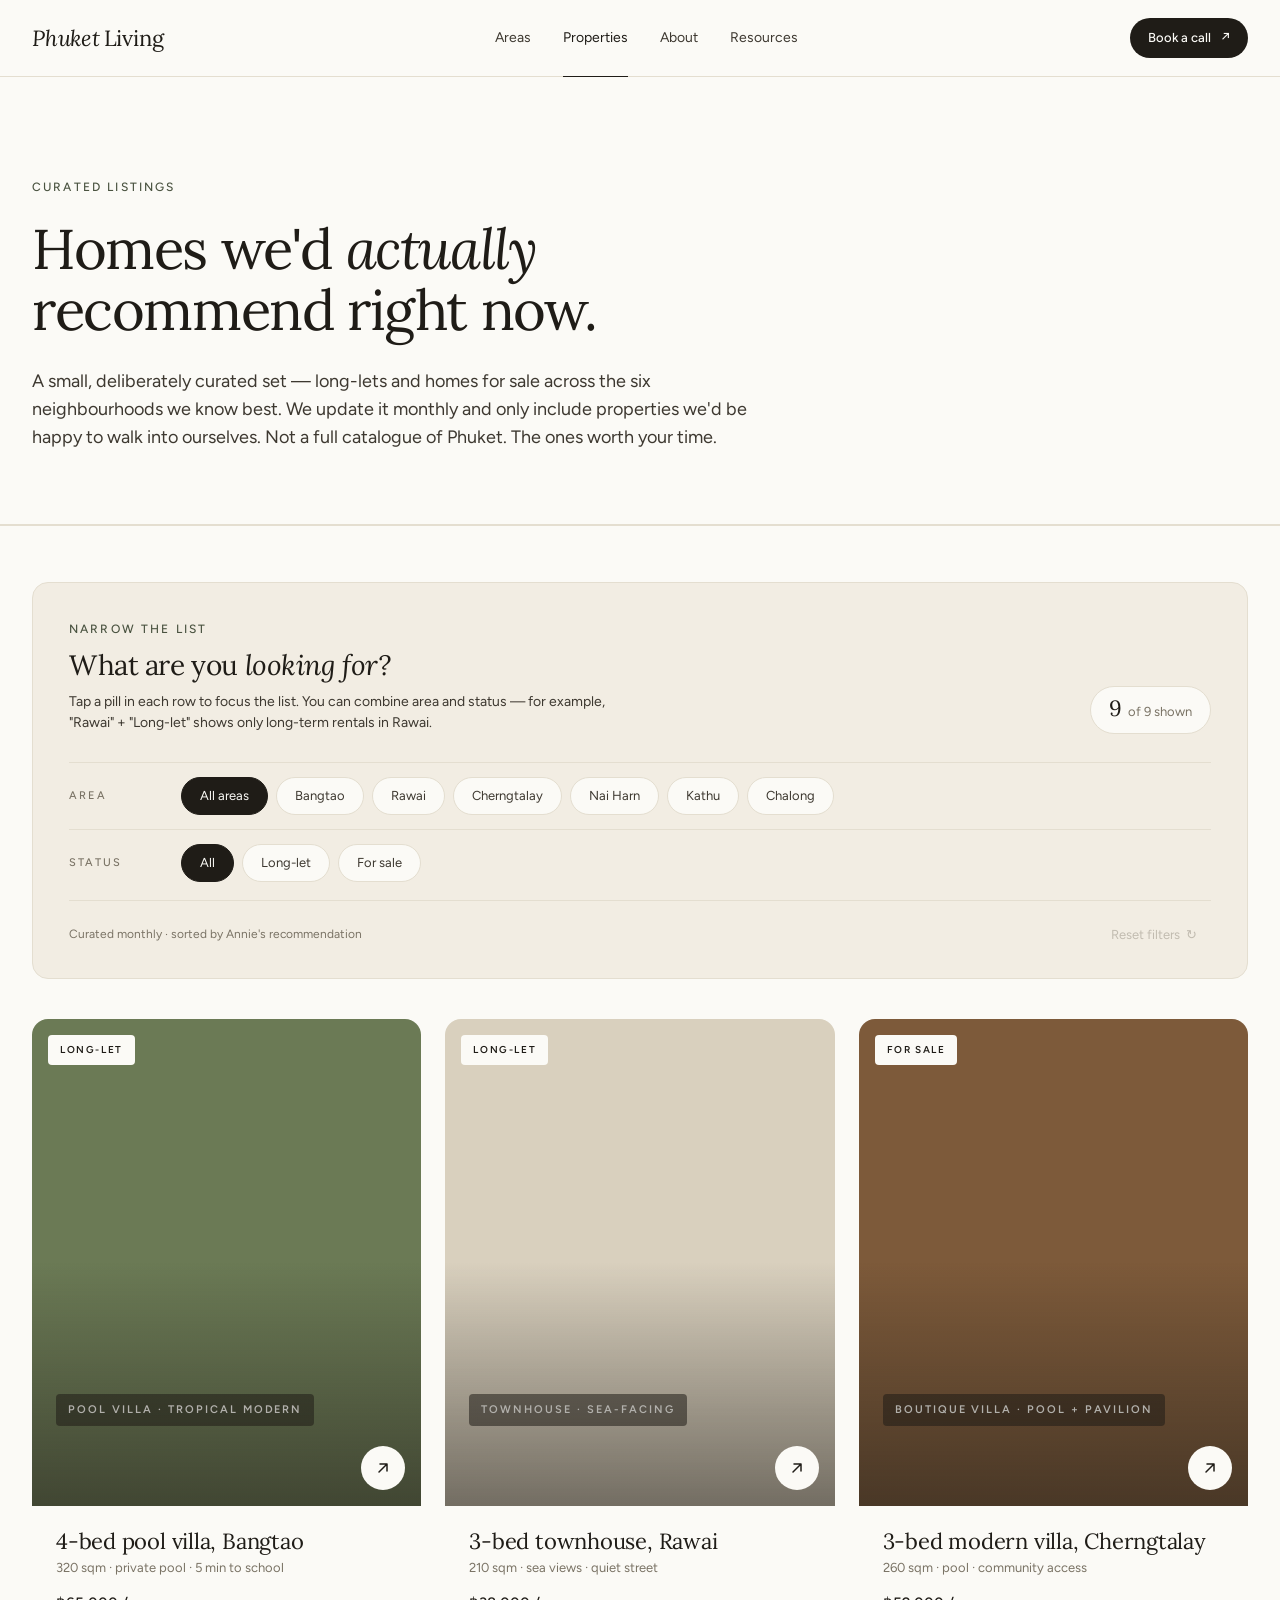
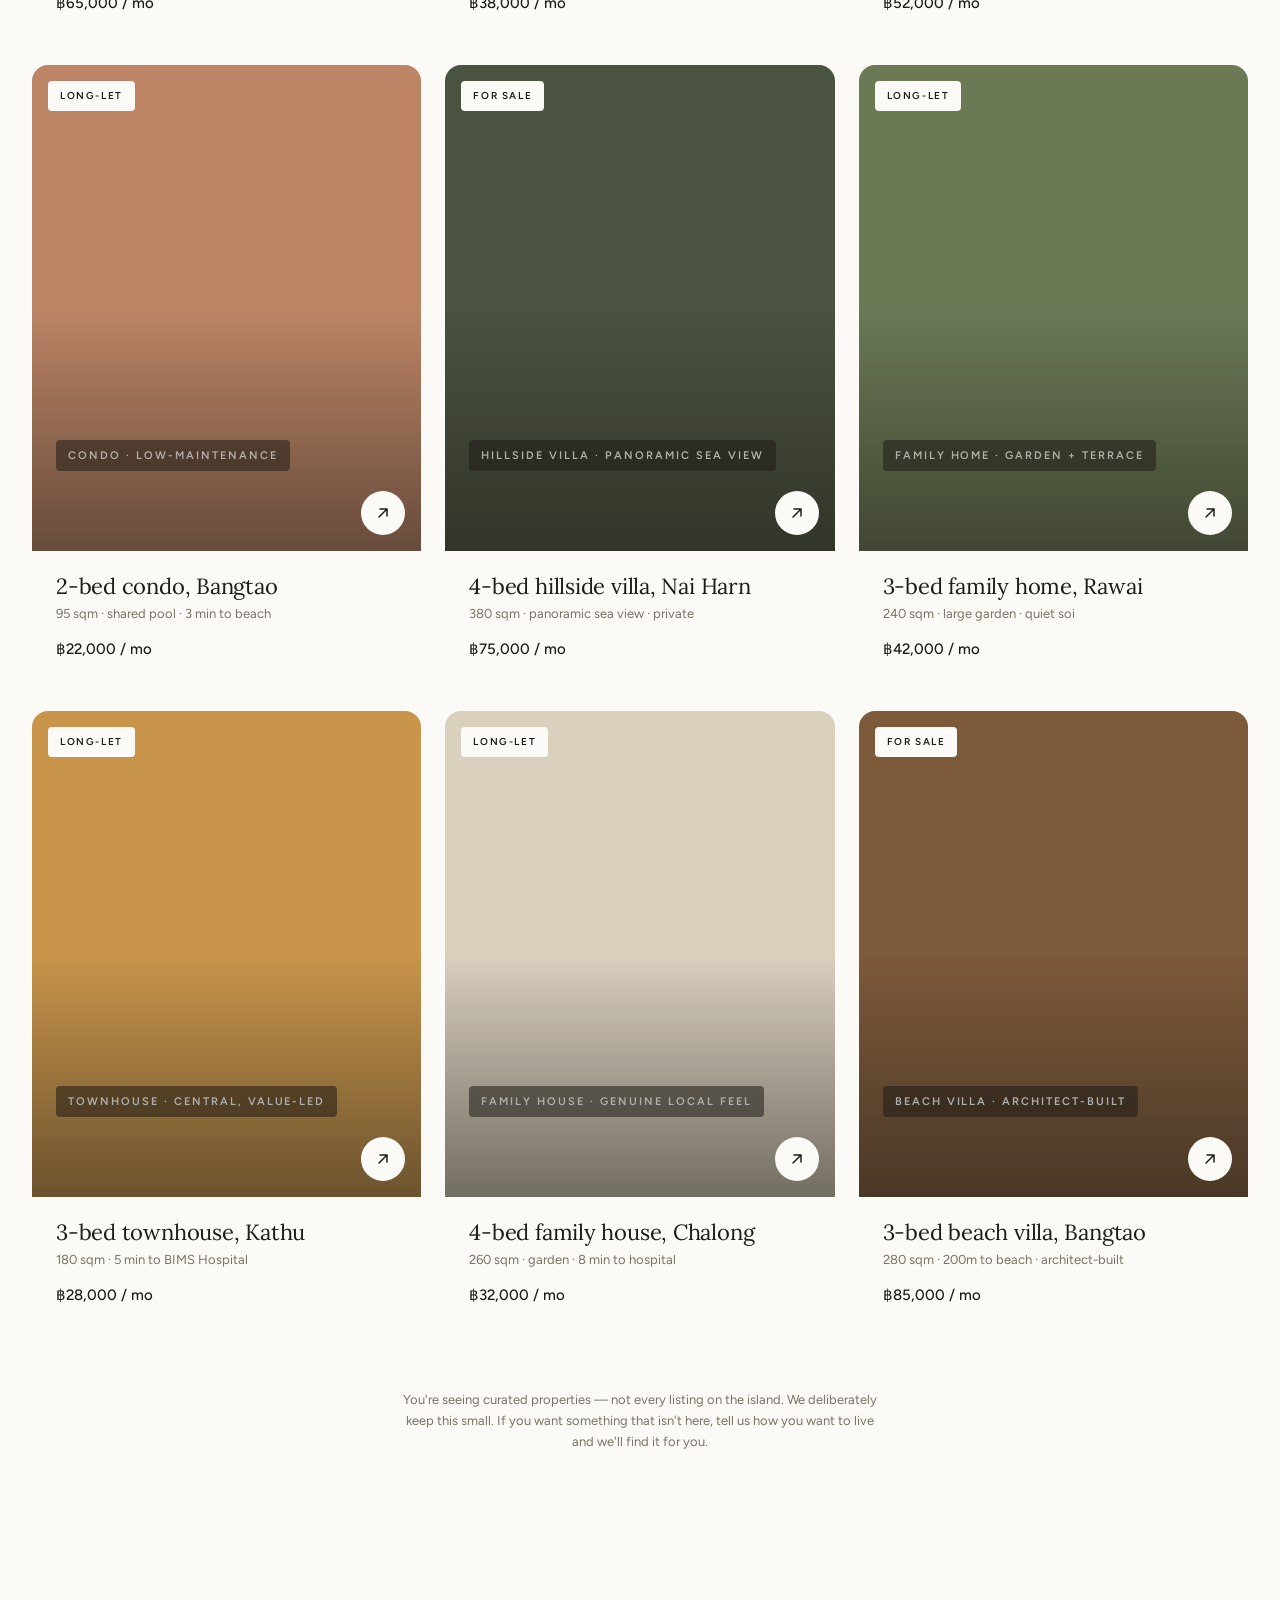
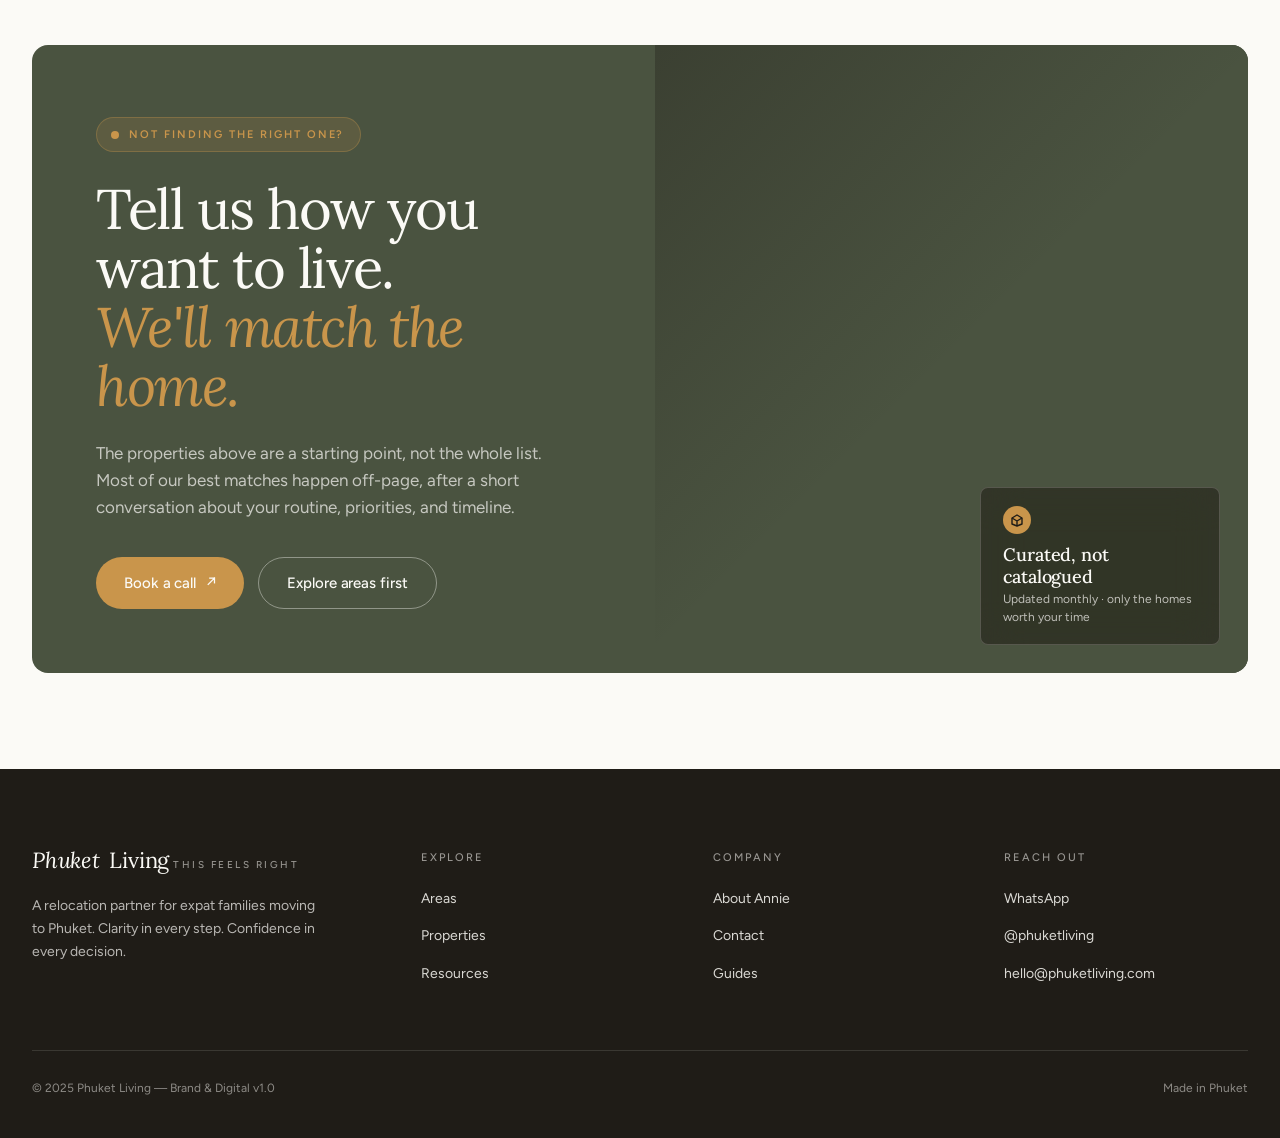
<file: properties.html>
<!DOCTYPE html>
<html lang="en">
<head>
<meta charset="UTF-8">
<meta name="viewport" content="width=device-width, initial-scale=1.0">
<title>Properties — Phuket Living</title>
<meta name="description" content="A small, curated set of homes in Phuket — long-let and for sale. Not every listing on the island. Only the ones we'd actually recommend.">

<link rel="preconnect" href="https://fonts.googleapis.com">
<link rel="preconnect" href="https://fonts.gstatic.com" crossorigin>
<link href="https://fonts.googleapis.com/css2?family=Lora:ital,wght@0,400;0,500;1,400;1,500&family=Figtree:wght@400;500;600&display=swap" rel="stylesheet">

<link rel="stylesheet" href="assets/css/main.css">
</head>
<body>

<!-- =========================================================
     NAV
     ========================================================= -->
<header class="site-nav">
  <div class="wrap row">
    <a href="index.html" class="wordmark" aria-label="Phuket Living — home">
      <span class="ph">Phuket</span><span>Living</span>
    </a>
    <nav class="links" aria-label="Primary">
      <a href="areas.html">Areas</a>
      <a href="properties.html" class="active">Properties</a>
      <a href="about.html">About</a>
      <a href="resources.html">Resources</a>
    </nav>
    <a href="contact.html" class="btn btn-primary btn-sm">Book a call <span class="arrow">↗</span></a>
    <button class="nav-toggle" aria-label="Open menu">
      <svg width="18" height="14" viewBox="0 0 18 14" fill="none"><path d="M1 1h16M1 7h16M1 13h16" stroke="#1F1C17" stroke-width="1.4" stroke-linecap="round"/></svg>
    </button>
  </div>
</header>

<!-- =========================================================
     HERO
     ========================================================= -->
<section class="hero-sub">
  <div class="wrap">
    <span class="eyebrow">Curated listings</span>
    <h1>Homes we'd <em>actually</em> recommend right now.</h1>
    <p class="sub">A small, deliberately curated set — long-lets and homes for sale across the six neighbourhoods we know best. We update it monthly and only include properties we'd be happy to walk into ourselves. Not a full catalogue of Phuket. The ones worth your time.</p>
  </div>
</section>

<!-- =========================================================
     FILTERS + GRID
     ========================================================= -->
<section class="section paper" style="padding-top: 56px;">
  <div class="wrap">

    <div class="filter-bar">
      <div class="filter-bar-head">
        <div class="text">
          <span class="eyebrow">Narrow the list</span>
          <h3>What are you <em>looking for?</em></h3>
          <p class="sub">Tap a pill in each row to focus the list. You can combine area and status — for example, "Rawai" + "Long-let" shows only long-term rentals in Rawai.</p>
        </div>
        <div class="count-pill">
          <strong id="result-count">9</strong>
          <span>of 9 shown</span>
        </div>
      </div>

      <div class="filter-group" id="area-filters">
        <span class="filter-label">Area</span>
        <div class="filter-pills">
          <button class="fpill active" data-filter="area" data-v="all">All areas</button>
          <button class="fpill" data-filter="area" data-v="Bangtao">Bangtao</button>
          <button class="fpill" data-filter="area" data-v="Rawai">Rawai</button>
          <button class="fpill" data-filter="area" data-v="Cherngtalay">Cherngtalay</button>
          <button class="fpill" data-filter="area" data-v="Nai Harn">Nai Harn</button>
          <button class="fpill" data-filter="area" data-v="Kathu">Kathu</button>
          <button class="fpill" data-filter="area" data-v="Chalong">Chalong</button>
        </div>
      </div>

      <div class="filter-group" id="type-filters">
        <span class="filter-label">Status</span>
        <div class="filter-pills">
          <button class="fpill active" data-filter="type" data-v="all">All</button>
          <button class="fpill" data-filter="type" data-v="long-let">Long-let</button>
          <button class="fpill" data-filter="type" data-v="for-sale">For sale</button>
        </div>
      </div>

      <div class="filter-foot">
        <span class="helper">Curated monthly · sorted by Annie's recommendation</span>
        <button class="reset-btn" id="reset-btn" disabled>Reset filters <span aria-hidden="true">↻</span></button>
      </div>
    </div>

    <div class="cards-grid" id="props-grid">

      <a href="property-single.html" class="prop-card tone-leaf" data-area="Bangtao" data-type="long-let" style="text-decoration:none;color:inherit;">
        <div class="media" style="background-image: url('https://images.unsplash.com/photo-1613490493576-7fde63acd811?auto=format&fit=crop&w=900&q=80');">
          <span class="badge">Long-let</span>
          <span class="caption"><span class="type">Pool villa · tropical modern</span></span>
          <span class="arrow-btn"><svg width="14" height="14" viewBox="0 0 14 14" fill="none"><path d="M3 11L11 3M11 3H4M11 3v7" stroke="#1F1C17" stroke-width="1.5" stroke-linecap="round" stroke-linejoin="round"/></svg></span>
        </div>
        <div class="meta">
          <span class="title">4-bed pool villa, Bangtao</span>
          <span class="sub">320 sqm · private pool · 5 min to school</span>
          <span class="price">฿65,000 / mo</span>
        </div>
      </a>

      <article class="prop-card tone-sand" data-area="Rawai" data-type="long-let">
        <div class="media" style="background-image: url('https://images.unsplash.com/photo-1493809842364-78817add7ffb?auto=format&fit=crop&w=900&q=80');">
          <span class="badge">Long-let</span>
          <span class="caption"><span class="type">Townhouse · sea-facing</span></span>
          <span class="arrow-btn"><svg width="14" height="14" viewBox="0 0 14 14" fill="none"><path d="M3 11L11 3M11 3H4M11 3v7" stroke="#1F1C17" stroke-width="1.5" stroke-linecap="round" stroke-linejoin="round"/></svg></span>
        </div>
        <div class="meta">
          <span class="title">3-bed townhouse, Rawai</span>
          <span class="sub">210 sqm · sea views · quiet street</span>
          <span class="price">฿38,000 / mo</span>
        </div>
      </article>

      <article class="prop-card tone-brown" data-area="Cherngtalay" data-type="for-sale">
        <div class="media" style="background-image: url('https://images.unsplash.com/photo-1600607687939-ce8a6c25118c?auto=format&fit=crop&w=900&q=80');">
          <span class="badge">For sale</span>
          <span class="caption"><span class="type">Boutique villa · pool + pavilion</span></span>
          <span class="arrow-btn"><svg width="14" height="14" viewBox="0 0 14 14" fill="none"><path d="M3 11L11 3M11 3H4M11 3v7" stroke="#1F1C17" stroke-width="1.5" stroke-linecap="round" stroke-linejoin="round"/></svg></span>
        </div>
        <div class="meta">
          <span class="title">3-bed modern villa, Cherngtalay</span>
          <span class="sub">260 sqm · pool · community access</span>
          <span class="price">฿52,000 / mo</span>
        </div>
      </article>

      <article class="prop-card tone-clay" data-area="Bangtao" data-type="long-let">
        <div class="media" style="background-image: url('https://images.unsplash.com/photo-1600596542815-ffad4c1539a9?auto=format&fit=crop&w=900&q=80');">
          <span class="badge">Long-let</span>
          <span class="caption"><span class="type">Condo · low-maintenance</span></span>
          <span class="arrow-btn"><svg width="14" height="14" viewBox="0 0 14 14" fill="none"><path d="M3 11L11 3M11 3H4M11 3v7" stroke="#1F1C17" stroke-width="1.5" stroke-linecap="round" stroke-linejoin="round"/></svg></span>
        </div>
        <div class="meta">
          <span class="title">2-bed condo, Bangtao</span>
          <span class="sub">95 sqm · shared pool · 3 min to beach</span>
          <span class="price">฿22,000 / mo</span>
        </div>
      </article>

      <article class="prop-card tone-olive" data-area="Nai Harn" data-type="for-sale">
        <div class="media" style="background-image: url('https://images.unsplash.com/photo-1568605114967-8130f3a36994?auto=format&fit=crop&w=900&q=80');">
          <span class="badge">For sale</span>
          <span class="caption"><span class="type">Hillside villa · panoramic sea view</span></span>
          <span class="arrow-btn"><svg width="14" height="14" viewBox="0 0 14 14" fill="none"><path d="M3 11L11 3M11 3H4M11 3v7" stroke="#1F1C17" stroke-width="1.5" stroke-linecap="round" stroke-linejoin="round"/></svg></span>
        </div>
        <div class="meta">
          <span class="title">4-bed hillside villa, Nai Harn</span>
          <span class="sub">380 sqm · panoramic sea view · private</span>
          <span class="price">฿75,000 / mo</span>
        </div>
      </article>

      <article class="prop-card tone-leaf" data-area="Rawai" data-type="long-let">
        <div class="media" style="background-image: url('https://images.unsplash.com/photo-1600210492486-724fe5c67fb0?auto=format&fit=crop&w=900&q=80');">
          <span class="badge">Long-let</span>
          <span class="caption"><span class="type">Family home · garden + terrace</span></span>
          <span class="arrow-btn"><svg width="14" height="14" viewBox="0 0 14 14" fill="none"><path d="M3 11L11 3M11 3H4M11 3v7" stroke="#1F1C17" stroke-width="1.5" stroke-linecap="round" stroke-linejoin="round"/></svg></span>
        </div>
        <div class="meta">
          <span class="title">3-bed family home, Rawai</span>
          <span class="sub">240 sqm · large garden · quiet soi</span>
          <span class="price">฿42,000 / mo</span>
        </div>
      </article>

      <article class="prop-card tone-ochre" data-area="Kathu" data-type="long-let">
        <div class="media" style="background-image: url('https://images.unsplash.com/photo-1600585154340-be6161a56a0c?auto=format&fit=crop&w=900&q=80');">
          <span class="badge">Long-let</span>
          <span class="caption"><span class="type">Townhouse · central, value-led</span></span>
          <span class="arrow-btn"><svg width="14" height="14" viewBox="0 0 14 14" fill="none"><path d="M3 11L11 3M11 3H4M11 3v7" stroke="#1F1C17" stroke-width="1.5" stroke-linecap="round" stroke-linejoin="round"/></svg></span>
        </div>
        <div class="meta">
          <span class="title">3-bed townhouse, Kathu</span>
          <span class="sub">180 sqm · 5 min to BIMS Hospital</span>
          <span class="price">฿28,000 / mo</span>
        </div>
      </article>

      <article class="prop-card tone-sand" data-area="Chalong" data-type="long-let">
        <div class="media" style="background-image: url('https://images.unsplash.com/photo-1505691938895-1758d7feb511?auto=format&fit=crop&w=900&q=80');">
          <span class="badge">Long-let</span>
          <span class="caption"><span class="type">Family house · genuine local feel</span></span>
          <span class="arrow-btn"><svg width="14" height="14" viewBox="0 0 14 14" fill="none"><path d="M3 11L11 3M11 3H4M11 3v7" stroke="#1F1C17" stroke-width="1.5" stroke-linecap="round" stroke-linejoin="round"/></svg></span>
        </div>
        <div class="meta">
          <span class="title">4-bed family house, Chalong</span>
          <span class="sub">260 sqm · garden · 8 min to hospital</span>
          <span class="price">฿32,000 / mo</span>
        </div>
      </article>

      <article class="prop-card tone-brown" data-area="Bangtao" data-type="for-sale">
        <div class="media" style="background-image: url('https://images.unsplash.com/photo-1564013799919-ab600027ffc6?auto=format&fit=crop&w=900&q=80');">
          <span class="badge">For sale</span>
          <span class="caption"><span class="type">Beach villa · architect-built</span></span>
          <span class="arrow-btn"><svg width="14" height="14" viewBox="0 0 14 14" fill="none"><path d="M3 11L11 3M11 3H4M11 3v7" stroke="#1F1C17" stroke-width="1.5" stroke-linecap="round" stroke-linejoin="round"/></svg></span>
        </div>
        <div class="meta">
          <span class="title">3-bed beach villa, Bangtao</span>
          <span class="sub">280 sqm · 200m to beach · architect-built</span>
          <span class="price">฿85,000 / mo</span>
        </div>
      </article>

    </div>

    <div class="empty-state" id="empty-state">
      <h3>Nothing matches yet.</h3>
      <p>We don't pretend to have a property for every combination. If nothing here fits, message Annie directly — there are usually a few homes we haven't published yet.</p>
    </div>

    <p style="font-size: 13px; color: var(--ink-muted); text-align: center; margin-top: 56px; max-width: 60ch; margin-left: auto; margin-right: auto; line-height: 1.65;">
      You're seeing curated properties — not every listing on the island. We deliberately keep this small. If you want something that isn't here, tell us how you want to live and we'll find it for you.
    </p>
  </div>
</section>

<!-- =========================================================
     FOOTER CTA
     ========================================================= -->
<section class="cta-block">
  <div class="wrap">
    <div class="cta-card">
      <div class="cta-card-content">
        <span class="cta-card-eyebrow"><span class="dot"></span>Not finding the right one?</span>
        <h2>
          <span class="lead-line">Tell us how you want to live.</span>
          <em>We'll match the home.</em>
        </h2>
        <p class="sub">The properties above are a starting point, not the whole list. Most of our best matches happen off-page, after a short conversation about your routine, priorities, and timeline.</p>
        <div class="cta-row">
          <a href="contact.html" class="btn btn-accent">Book a call <span class="arrow">↗</span></a>
          <a href="areas.html" class="btn btn-ghost-on-dark">Explore areas first</a>
        </div>
      </div>
      <div class="cta-card-image" style="background-image: url('https://images.unsplash.com/photo-1493809842364-78817add7ffb?auto=format&fit=crop&w=1400&q=80');">
        <div class="cta-card-stat">
          <span class="stat-icon">
            <svg width="14" height="14" viewBox="0 0 14 14" fill="none"><path d="M2 5l5-3 5 3v6l-5 2-5-2V5z" stroke="currentColor" stroke-width="1.4" stroke-linejoin="round"/><path d="M7 8v5M2 5l5 3 5-3" stroke="currentColor" stroke-width="1.4" stroke-linejoin="round"/></svg>
          </span>
          <p class="stat-title">Curated, not catalogued</p>
          <p class="stat-sub">Updated monthly · only the homes worth your time</p>
        </div>
      </div>
    </div>
  </div>
</section>

<!-- =========================================================
     FOOTER
     ========================================================= -->
<footer class="site-foot">
  <div class="wrap">
    <div class="row">
      <div>
        <span class="wordmark"><span class="ph">Phuket</span>&nbsp;Living<span class="tag">This feels right</span></span>
        <p>A relocation partner for expat families moving to Phuket. Clarity in every step. Confidence in every decision.</p>
      </div>
      <div>
        <h4>Explore</h4>
        <ul>
          <li><a href="areas.html">Areas</a></li>
          <li><a href="properties.html">Properties</a></li>
          <li><a href="resources.html">Resources</a></li>
        </ul>
      </div>
      <div>
        <h4>Company</h4>
        <ul>
          <li><a href="about.html">About Annie</a></li>
          <li><a href="contact.html">Contact</a></li>
          <li><a href="resources.html">Guides</a></li>
        </ul>
      </div>
      <div>
        <h4>Reach out</h4>
        <ul>
          <li><a href="#">WhatsApp</a></li>
          <li><a href="#">@phuketliving</a></li>
          <li><a href="mailto:hello@phuketliving.com">hello@phuketliving.com</a></li>
        </ul>
      </div>
    </div>
    <div class="legal">
      <span>© 2025 Phuket Living — Brand &amp; Digital v1.0</span>
      <span>Made in Phuket</span>
    </div>
  </div>
</footer>

<script>
  const state = { area: 'all', type: 'all' };
  const grid = document.getElementById('props-grid');
  const cards = grid.querySelectorAll('.prop-card');
  const countEl = document.getElementById('result-count');
  const emptyEl = document.getElementById('empty-state');
  const resetBtn = document.getElementById('reset-btn');

  function applyFilters() {
    let visible = 0;
    cards.forEach(card => {
      const matchArea = state.area === 'all' || card.dataset.area === state.area;
      const matchType = state.type === 'all' || card.dataset.type === state.type;
      const show = matchArea && matchType;
      card.style.display = show ? '' : 'none';
      if (show) visible++;
    });
    countEl.textContent = visible;
    if (visible === 0) {
      emptyEl.classList.add('show');
      grid.style.display = 'none';
    } else {
      emptyEl.classList.remove('show');
      grid.style.display = '';
    }
    const filtered = state.area !== 'all' || state.type !== 'all';
    resetBtn.disabled = !filtered;
  }

  document.querySelectorAll('.fpill').forEach(btn => {
    btn.addEventListener('click', () => {
      const f = btn.dataset.filter;
      const v = btn.dataset.v;
      document.querySelectorAll(`.fpill[data-filter="${f}"]`).forEach(b => b.classList.remove('active'));
      btn.classList.add('active');
      state[f] = v;
      applyFilters();
    });
  });

  resetBtn.addEventListener('click', () => {
    state.area = 'all';
    state.type = 'all';
    document.querySelectorAll('.fpill').forEach(b => b.classList.remove('active'));
    document.querySelectorAll('.fpill[data-v="all"]').forEach(b => b.classList.add('active'));
    applyFilters();
  });
</script>

</body>
</html>
</file>
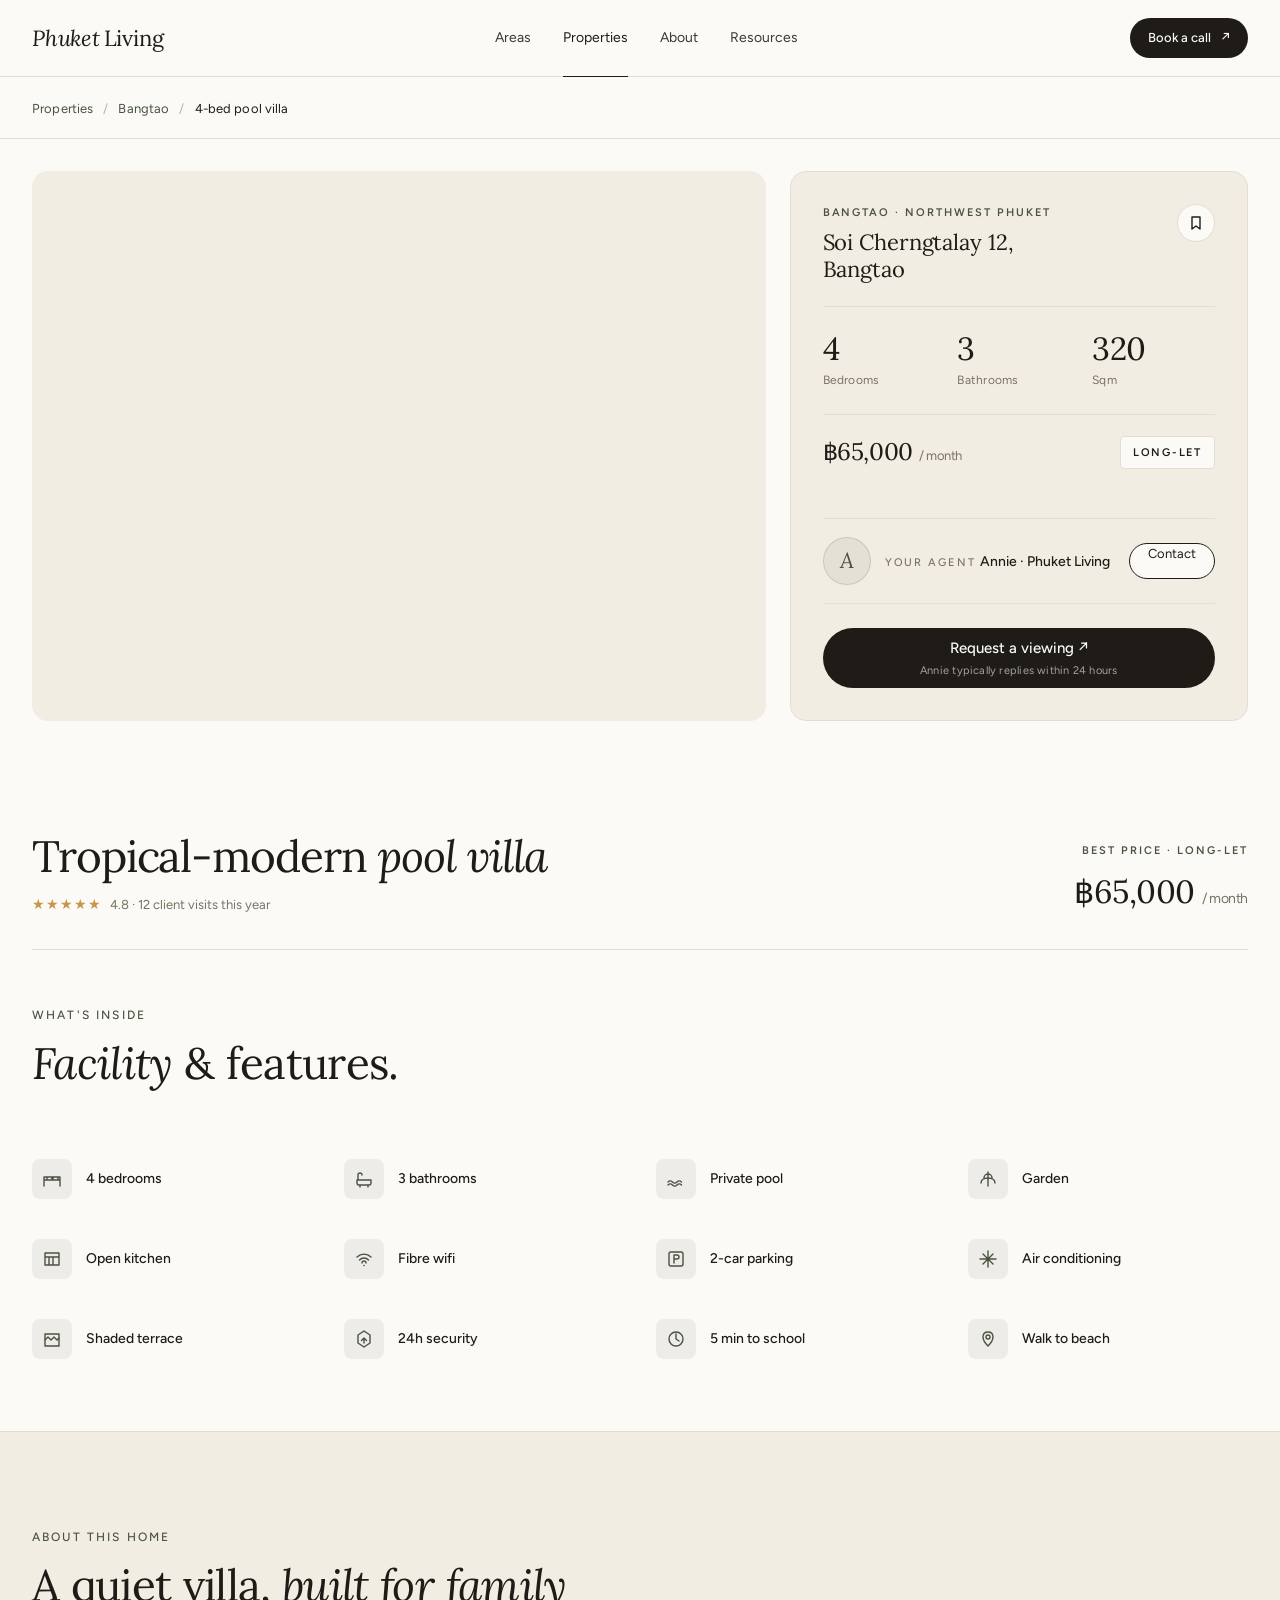
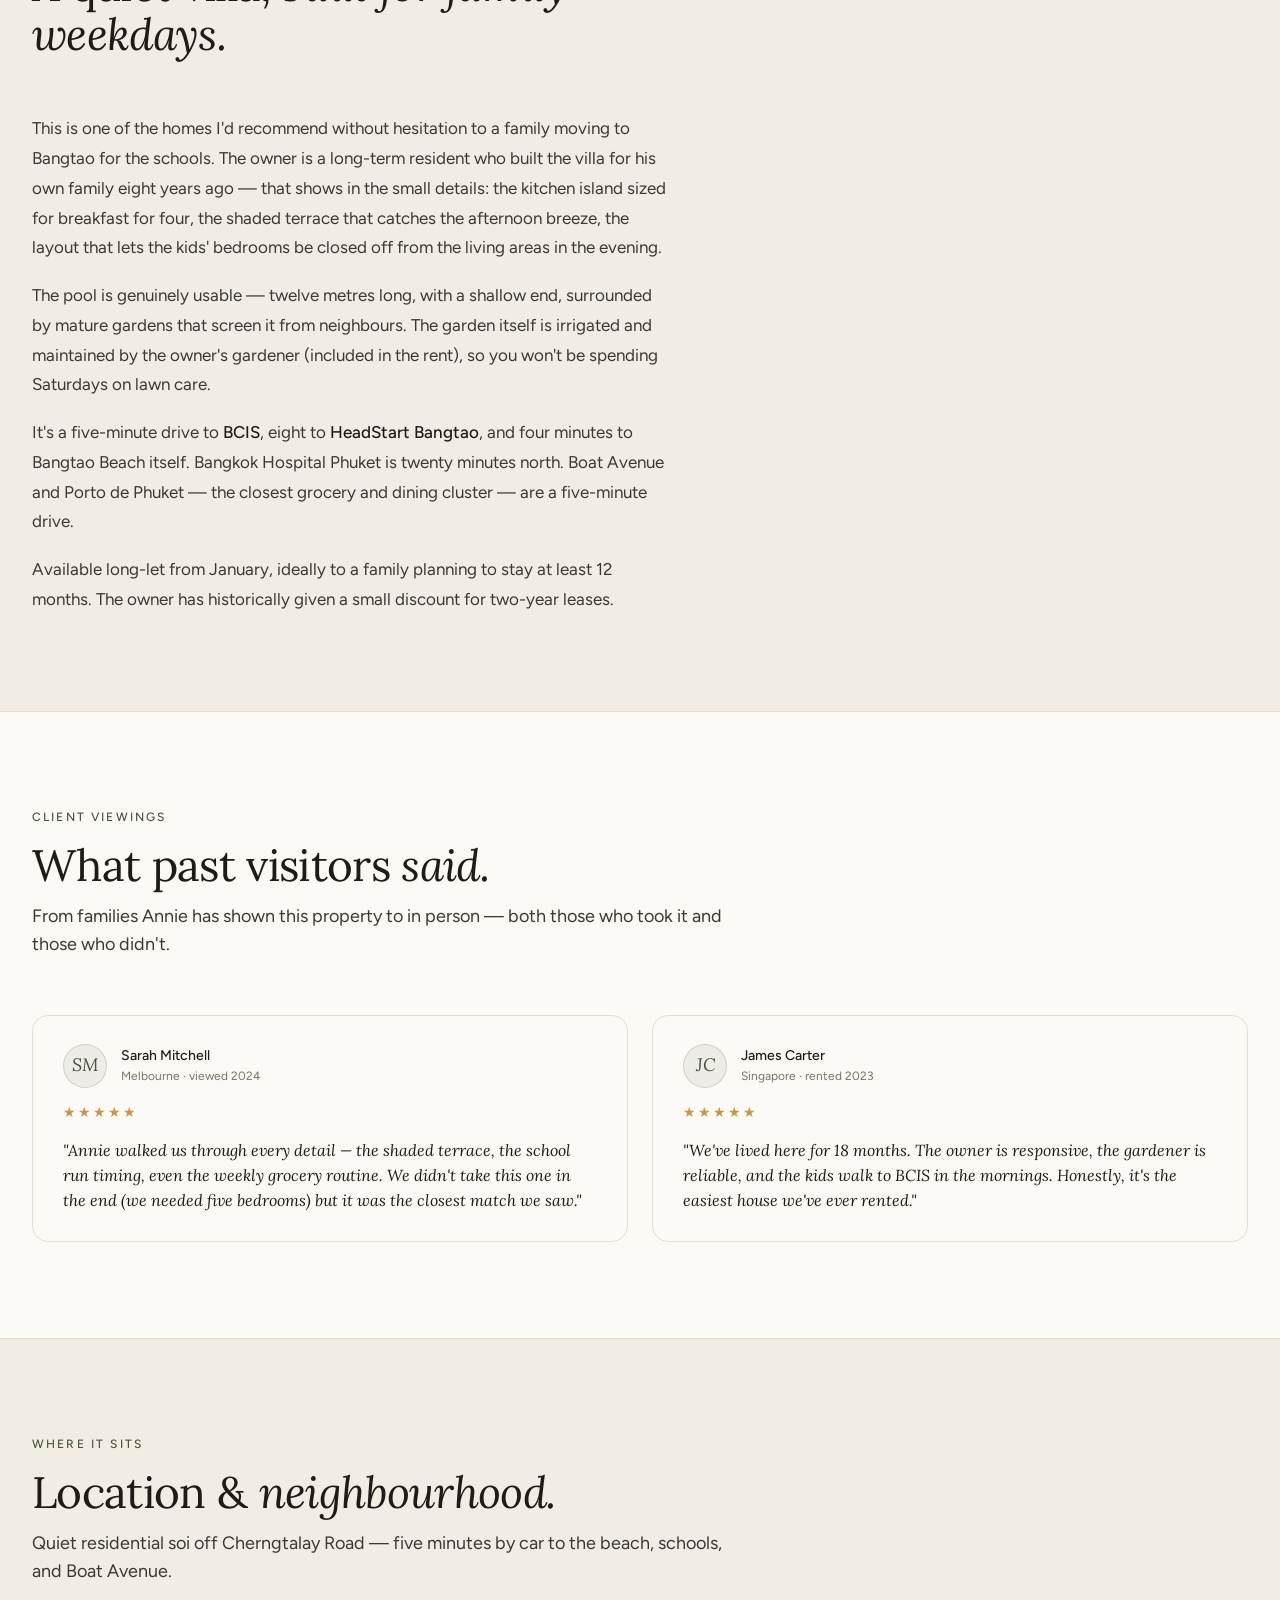
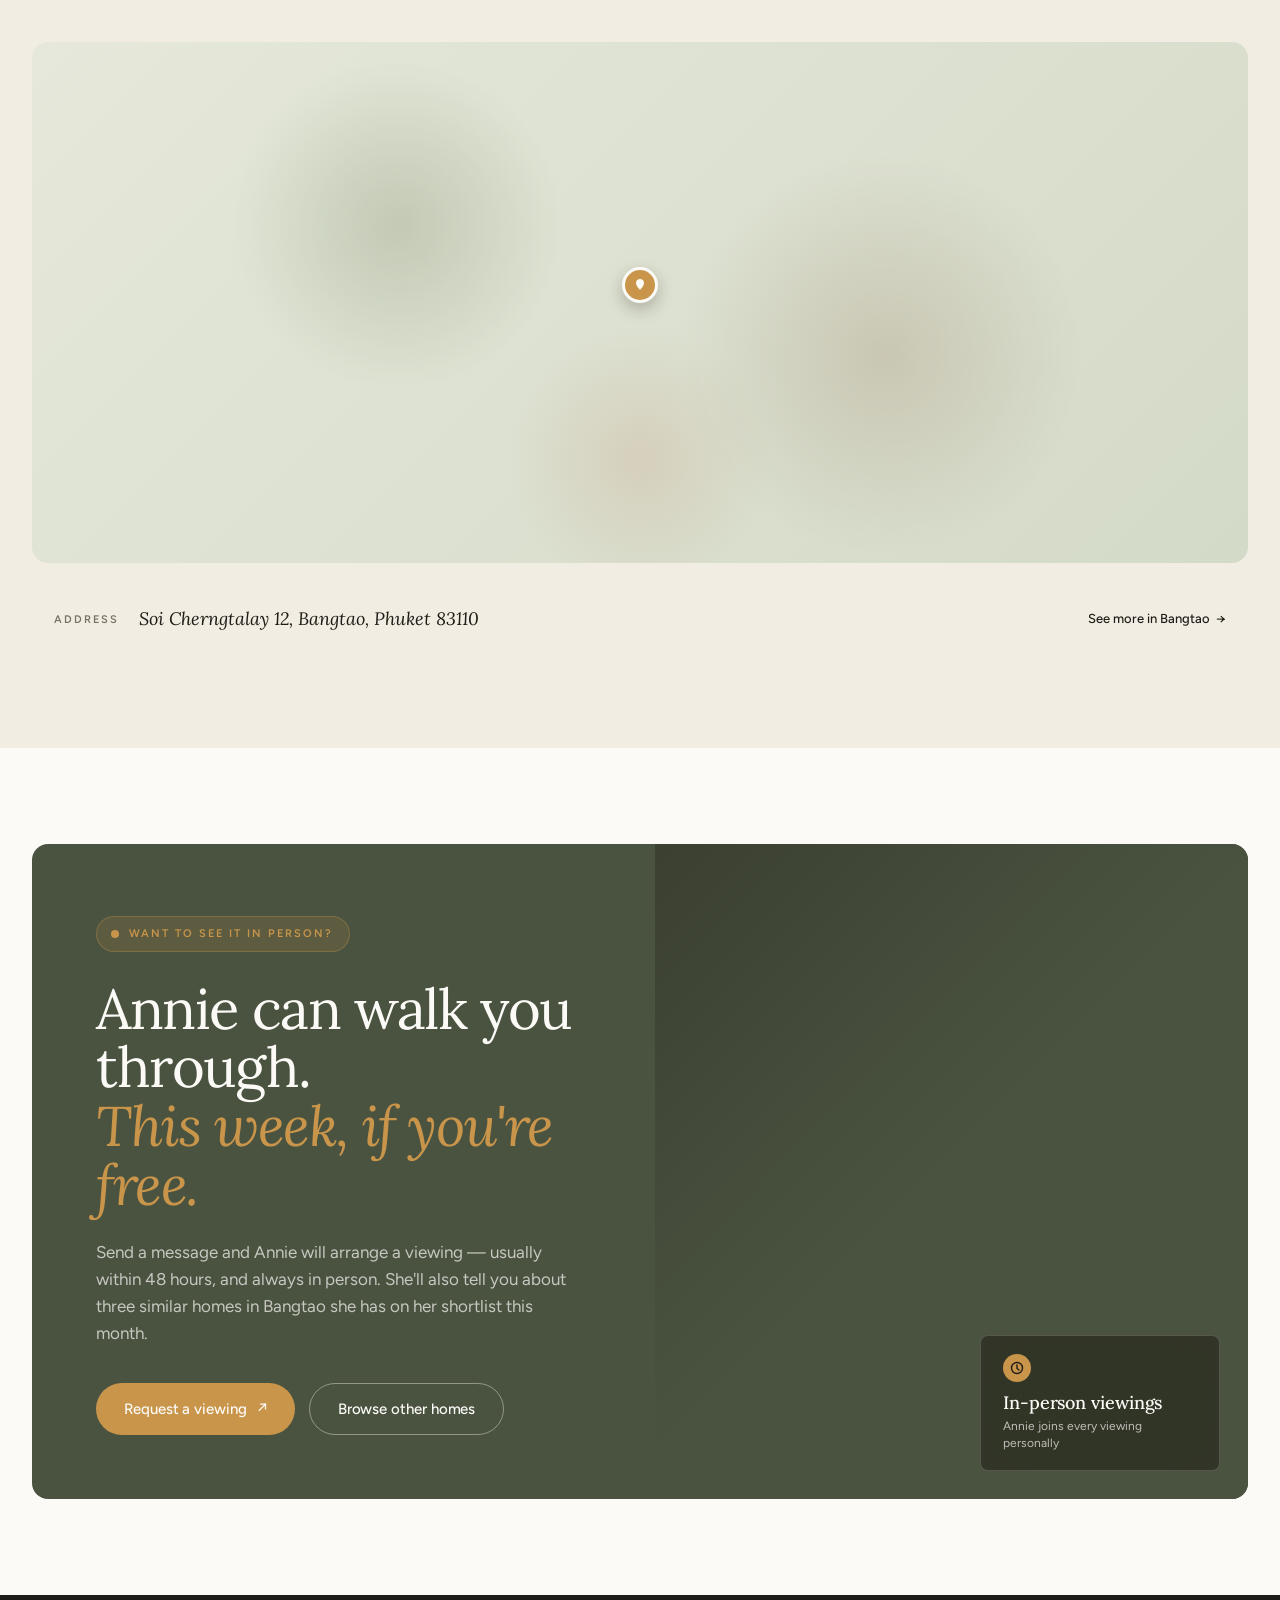
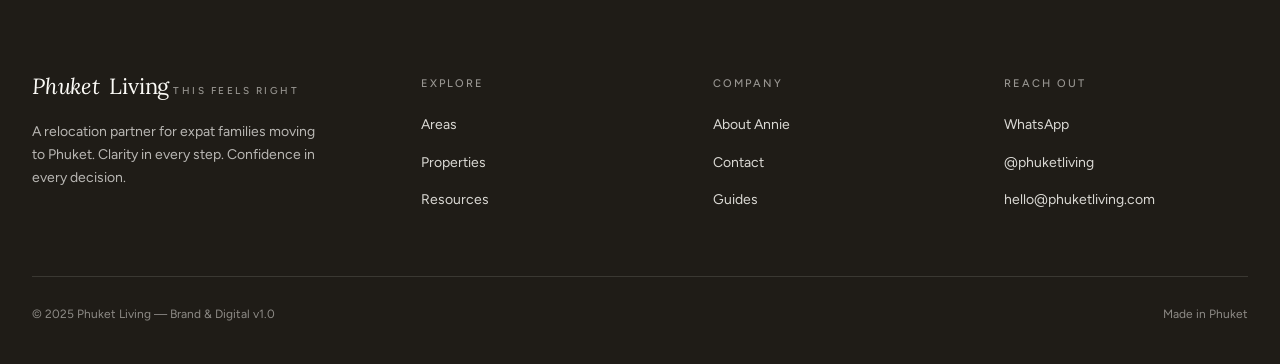
<file: property-single.html>
<!DOCTYPE html>
<html lang="en">
<head>
<meta charset="UTF-8">
<meta name="viewport" content="width=device-width, initial-scale=1.0">
<title>4-bed pool villa, Bangtao — Phuket Living</title>
<meta name="description" content="Tropical-modern pool villa in Bangtao. 320 sqm, four bedrooms, private pool, five minutes to international schools. Long-let from ฿65,000/mo.">

<link rel="preconnect" href="https://fonts.googleapis.com">
<link rel="preconnect" href="https://fonts.gstatic.com" crossorigin>
<link href="https://fonts.googleapis.com/css2?family=Lora:ital,wght@0,400;0,500;1,400;1,500&family=Figtree:wght@400;500;600&display=swap" rel="stylesheet">

<link rel="stylesheet" href="assets/css/main.css">
</head>
<body>

<!-- =========================================================
     NAV
     ========================================================= -->
<header class="site-nav">
  <div class="wrap row">
    <a href="index.html" class="wordmark" aria-label="Phuket Living — home">
      <span class="ph">Phuket</span><span>Living</span>
    </a>
    <nav class="links" aria-label="Primary">
      <a href="areas.html">Areas</a>
      <a href="properties.html" class="active">Properties</a>
      <a href="about.html">About</a>
      <a href="resources.html">Resources</a>
    </nav>
    <a href="contact.html" class="btn btn-primary btn-sm">Book a call <span class="arrow">↗</span></a>
    <button class="nav-toggle" aria-label="Open menu">
      <svg width="18" height="14" viewBox="0 0 18 14" fill="none"><path d="M1 1h16M1 7h16M1 13h16" stroke="#1F1C17" stroke-width="1.4" stroke-linecap="round"/></svg>
    </button>
  </div>
</header>

<!-- =========================================================
     BREADCRUMB
     ========================================================= -->
<div class="breadcrumb">
  <div class="wrap">
    <p class="breadcrumb-text">
      <a href="properties.html">Properties</a><span class="sep">/</span><a href="area-bangtao.html">Bangtao</a><span class="sep">/</span><span class="here">4-bed pool villa</span>
    </p>
  </div>
</div>

<!-- =========================================================
     HERO — photo + info card
     ========================================================= -->
<section style="background: var(--paper);">
  <div class="wrap">
    <div class="property-hero">
      <div class="photo" style="background-image: url('https://images.unsplash.com/photo-1613490493576-7fde63acd811?auto=format&fit=crop&w=1600&q=80');"></div>

      <aside class="property-info-card">
        <div class="top-row">
          <div>
            <p class="area-badge">Bangtao · Northwest Phuket</p>
            <p class="address">Soi Cherngtalay 12,<br>Bangtao</p>
          </div>
          <button class="save-btn" aria-label="Save property">
            <svg width="16" height="16" viewBox="0 0 16 16" fill="none"><path d="M4 2h8v12l-4-3-4 3V2z" stroke="currentColor" stroke-width="1.4" stroke-linejoin="round"/></svg>
          </button>
        </div>

        <div class="property-quick-facts">
          <div>
            <div class="qf-v">4</div>
            <div class="qf-k">Bedrooms</div>
          </div>
          <div>
            <div class="qf-v">3</div>
            <div class="qf-k">Bathrooms</div>
          </div>
          <div>
            <div class="qf-v">320</div>
            <div class="qf-k">Sqm</div>
          </div>
        </div>

        <div class="property-price-row">
          <div class="price">฿65,000 <small>/ month</small></div>
          <span class="status">Long-let</span>
        </div>

        <div class="property-agent">
          <div class="avatar">A</div>
          <div class="meta">
            <span class="role">Your agent</span>
            <span class="name">Annie · Phuket Living</span>
          </div>
          <a href="contact.html" class="contact-btn">Contact</a>
        </div>

        <a href="contact.html" class="property-cta">
          Request a viewing ↗
          <span class="when">Annie typically replies within 24 hours</span>
        </a>
      </aside>
    </div>
  </div>
</section>

<!-- =========================================================
     PROPERTY HEADER (title + price)
     ========================================================= -->
<section class="section paper" style="padding: 56px 0 0; border-top: none;">
  <div class="wrap">
    <div class="property-header">
      <div class="left">
        <h1 class="name">Tropical-modern <em>pool villa</em></h1>
        <span class="rating">
          <span class="stars">★★★★★</span>
          4.8 · 12 client visits this year
        </span>
      </div>
      <div class="right">
        <p class="price-label">Best price · long-let</p>
        <p class="price-big">฿65,000 <small>/ month</small></p>
      </div>
    </div>
  </div>
</section>

<!-- =========================================================
     FACILITY
     ========================================================= -->
<section class="section paper" style="padding: 0 0 56px; border-top: none;">
  <div class="wrap">
    <div class="section-head">
      <span class="eyebrow">What's inside</span>
      <h2 class="h2"><em>Facility</em> &amp; features.</h2>
    </div>

    <div class="facility-grid">
      <div class="facility-item">
        <span class="icon">
          <svg width="20" height="20" viewBox="0 0 20 20" fill="none"><path d="M2 14V8h16v6M2 14v3M18 14v3M2 11h16M5 11V9a1 1 0 011-1h3a1 1 0 011 1v2M11 11V9a1 1 0 011-1h3a1 1 0 011 1v2" stroke="currentColor" stroke-width="1.4" stroke-linecap="round" stroke-linejoin="round"/></svg>
        </span>
        <span class="label">4 bedrooms</span>
      </div>
      <div class="facility-item">
        <span class="icon">
          <svg width="20" height="20" viewBox="0 0 20 20" fill="none"><path d="M3 11h14M4 11V6a2 2 0 014 0M3 11v3a2 2 0 002 2h10a2 2 0 002-2v-3M6 16v2M14 16v2" stroke="currentColor" stroke-width="1.4" stroke-linecap="round" stroke-linejoin="round"/></svg>
        </span>
        <span class="label">3 bathrooms</span>
      </div>
      <div class="facility-item">
        <span class="icon">
          <svg width="20" height="20" viewBox="0 0 20 20" fill="none"><path d="M2 13c1.5-1.5 3-1.5 4.5 0s3 1.5 4.5 0 3-1.5 4.5 0M2 16c1.5-1.5 3-1.5 4.5 0s3 1.5 4.5 0 3-1.5 4.5 0" stroke="currentColor" stroke-width="1.4" stroke-linecap="round" stroke-linejoin="round"/></svg>
        </span>
        <span class="label">Private pool</span>
      </div>
      <div class="facility-item">
        <span class="icon">
          <svg width="20" height="20" viewBox="0 0 20 20" fill="none"><path d="M10 3v14M6 9c0-2.2 1.8-4 4-4s4 1.8 4 4M3 14c0-3 3-5 7-5s7 2 7 5" stroke="currentColor" stroke-width="1.4" stroke-linecap="round" stroke-linejoin="round"/></svg>
        </span>
        <span class="label">Garden</span>
      </div>
      <div class="facility-item">
        <span class="icon">
          <svg width="20" height="20" viewBox="0 0 20 20" fill="none"><path d="M3 4h14v12H3V4zM3 8h14M7 8v8M11 8v8" stroke="currentColor" stroke-width="1.4" stroke-linecap="round" stroke-linejoin="round"/></svg>
        </span>
        <span class="label">Open kitchen</span>
      </div>
      <div class="facility-item">
        <span class="icon">
          <svg width="20" height="20" viewBox="0 0 20 20" fill="none"><path d="M3 8a10 10 0 0114 0M5.5 11a6 6 0 019 0M8 14a2 2 0 014 0" stroke="currentColor" stroke-width="1.4" stroke-linecap="round" stroke-linejoin="round"/><circle cx="10" cy="16.5" r="0.8" fill="currentColor"/></svg>
        </span>
        <span class="label">Fibre wifi</span>
      </div>
      <div class="facility-item">
        <span class="icon">
          <svg width="20" height="20" viewBox="0 0 20 20" fill="none"><rect x="3" y="3" width="14" height="14" rx="2" stroke="currentColor" stroke-width="1.4"/><path d="M8 14V6h3a2 2 0 010 4H8" stroke="currentColor" stroke-width="1.4" stroke-linecap="round" stroke-linejoin="round"/></svg>
        </span>
        <span class="label">2-car parking</span>
      </div>
      <div class="facility-item">
        <span class="icon">
          <svg width="20" height="20" viewBox="0 0 20 20" fill="none"><path d="M10 2v16M2 10h16M5 5l10 10M15 5L5 15" stroke="currentColor" stroke-width="1.4" stroke-linecap="round"/></svg>
        </span>
        <span class="label">Air conditioning</span>
      </div>
      <div class="facility-item">
        <span class="icon">
          <svg width="20" height="20" viewBox="0 0 20 20" fill="none"><path d="M3 11l3-3 3 3 3-3 3 3 2-2v8H3v-6z" stroke="currentColor" stroke-width="1.4" stroke-linejoin="round"/><path d="M3 11V5h14v4" stroke="currentColor" stroke-width="1.4" stroke-linecap="round" stroke-linejoin="round"/></svg>
        </span>
        <span class="label">Shaded terrace</span>
      </div>
      <div class="facility-item">
        <span class="icon">
          <svg width="20" height="20" viewBox="0 0 20 20" fill="none"><path d="M10 2L4 6v8l6 4 6-4V6l-6-4z" stroke="currentColor" stroke-width="1.4" stroke-linejoin="round"/><path d="M10 9v5M7.5 11.5L10 9l2.5 2.5" stroke="currentColor" stroke-width="1.4" stroke-linecap="round" stroke-linejoin="round"/></svg>
        </span>
        <span class="label">24h security</span>
      </div>
      <div class="facility-item">
        <span class="icon">
          <svg width="20" height="20" viewBox="0 0 20 20" fill="none"><circle cx="10" cy="10" r="7" stroke="currentColor" stroke-width="1.4"/><path d="M10 5v5l3 2" stroke="currentColor" stroke-width="1.4" stroke-linecap="round"/></svg>
        </span>
        <span class="label">5 min to school</span>
      </div>
      <div class="facility-item">
        <span class="icon">
          <svg width="20" height="20" viewBox="0 0 20 20" fill="none"><path d="M10 3C7 3 5 5 5 8c0 4 5 9 5 9s5-5 5-9c0-3-2-5-5-5z" stroke="currentColor" stroke-width="1.4"/><circle cx="10" cy="8" r="2" stroke="currentColor" stroke-width="1.4"/></svg>
        </span>
        <span class="label">Walk to beach</span>
      </div>
    </div>
  </div>
</section>

<!-- =========================================================
     DESCRIPTION
     ========================================================= -->
<section class="section sand">
  <div class="wrap">
    <div class="section-head">
      <span class="eyebrow">About this home</span>
      <h2 class="h2">A quiet villa, <em>built for family weekdays.</em></h2>
    </div>

    <div class="prose">
      <p>This is one of the homes I'd recommend without hesitation to a family moving to Bangtao for the schools. The owner is a long-term resident who built the villa for his own family eight years ago — that shows in the small details: the kitchen island sized for breakfast for four, the shaded terrace that catches the afternoon breeze, the layout that lets the kids' bedrooms be closed off from the living areas in the evening.</p>

      <p>The pool is genuinely usable — twelve metres long, with a shallow end, surrounded by mature gardens that screen it from neighbours. The garden itself is irrigated and maintained by the owner's gardener (included in the rent), so you won't be spending Saturdays on lawn care.</p>

      <p>It's a five-minute drive to <strong>BCIS</strong>, eight to <strong>HeadStart Bangtao</strong>, and four minutes to Bangtao Beach itself. Bangkok Hospital Phuket is twenty minutes north. Boat Avenue and Porto de Phuket — the closest grocery and dining cluster — are a five-minute drive.</p>

      <p>Available long-let from January, ideally to a family planning to stay at least 12 months. The owner has historically given a small discount for two-year leases.</p>
    </div>
  </div>
</section>

<!-- =========================================================
     REVIEWS
     ========================================================= -->
<section class="section paper">
  <div class="wrap">
    <div class="section-head">
      <span class="eyebrow">Client viewings</span>
      <h2 class="h2">What past visitors <em>said.</em></h2>
      <p class="lead">From families Annie has shown this property to in person — both those who took it and those who didn't.</p>
    </div>

    <div class="review-grid">
      <article class="review-card">
        <div class="top">
          <div class="avatar">SM</div>
          <div class="who">
            <p class="name">Sarah Mitchell</p>
            <p class="place">Melbourne · viewed 2024</p>
          </div>
        </div>
        <div class="stars">★★★★★</div>
        <p class="text">"Annie walked us through every detail — the shaded terrace, the school run timing, even the weekly grocery routine. We didn't take this one in the end (we needed five bedrooms) but it was the closest match we saw."</p>
      </article>

      <article class="review-card">
        <div class="top">
          <div class="avatar">JC</div>
          <div class="who">
            <p class="name">James Carter</p>
            <p class="place">Singapore · rented 2023</p>
          </div>
        </div>
        <div class="stars">★★★★★</div>
        <p class="text">"We've lived here for 18 months. The owner is responsive, the gardener is reliable, and the kids walk to BCIS in the mornings. Honestly, it's the easiest house we've ever rented."</p>
      </article>
    </div>
  </div>
</section>

<!-- =========================================================
     LOCATION
     ========================================================= -->
<section class="section sand">
  <div class="wrap">
    <div class="section-head">
      <span class="eyebrow">Where it sits</span>
      <h2 class="h2">Location &amp; <em>neighbourhood.</em></h2>
      <p class="lead">Quiet residential soi off Cherngtalay Road — five minutes by car to the beach, schools, and Boat Avenue.</p>
    </div>

    <div class="location-map">
      <div class="pin">
        <span class="pin-marker">
          <svg width="16" height="16" viewBox="0 0 16 16" fill="none"><path d="M8 2C5.5 2 4 4 4 6c0 3 4 7 4 7s4-4 4-7c0-2-1.5-4-4-4z" fill="currentColor"/><circle cx="8" cy="6" r="1.5" fill="#FBFAF6"/></svg>
        </span>
      </div>
    </div>

    <div class="location-address">
      <div class="where">
        <span class="label">Address</span>
        <span class="name">Soi Cherngtalay 12, Bangtao, Phuket 83110</span>
      </div>
      <a href="area-bangtao.html" class="map-link">See more in Bangtao <span class="arrow">→</span></a>
    </div>
  </div>
</section>

<!-- =========================================================
     CTA
     ========================================================= -->
<section class="cta-block">
  <div class="wrap">
    <div class="cta-card">
      <div class="cta-card-content">
        <span class="cta-card-eyebrow"><span class="dot"></span>Want to see it in person?</span>
        <h2>
          <span class="lead-line">Annie can walk you through.</span>
          <em>This week, if you're free.</em>
        </h2>
        <p class="sub">Send a message and Annie will arrange a viewing — usually within 48 hours, and always in person. She'll also tell you about three similar homes in Bangtao she has on her shortlist this month.</p>
        <div class="cta-row">
          <a href="contact.html" class="btn btn-accent">Request a viewing <span class="arrow">↗</span></a>
          <a href="properties.html" class="btn btn-ghost-on-dark">Browse other homes</a>
        </div>
      </div>
      <div class="cta-card-image" style="background-image: url('https://images.unsplash.com/photo-1613490493576-7fde63acd811?auto=format&fit=crop&w=1400&q=80');">
        <div class="cta-card-stat">
          <span class="stat-icon">
            <svg width="14" height="14" viewBox="0 0 14 14" fill="none"><circle cx="7" cy="7" r="5.5" stroke="currentColor" stroke-width="1.4"/><path d="M7 4v3.5l2 1.5" stroke="currentColor" stroke-width="1.4" stroke-linecap="round"/></svg>
          </span>
          <p class="stat-title">In-person viewings</p>
          <p class="stat-sub">Annie joins every viewing personally</p>
        </div>
      </div>
    </div>
  </div>
</section>

<!-- =========================================================
     FOOTER
     ========================================================= -->
<footer class="site-foot">
  <div class="wrap">
    <div class="row">
      <div>
        <span class="wordmark"><span class="ph">Phuket</span>&nbsp;Living<span class="tag">This feels right</span></span>
        <p>A relocation partner for expat families moving to Phuket. Clarity in every step. Confidence in every decision.</p>
      </div>
      <div>
        <h4>Explore</h4>
        <ul>
          <li><a href="areas.html">Areas</a></li>
          <li><a href="properties.html">Properties</a></li>
          <li><a href="resources.html">Resources</a></li>
        </ul>
      </div>
      <div>
        <h4>Company</h4>
        <ul>
          <li><a href="about.html">About Annie</a></li>
          <li><a href="contact.html">Contact</a></li>
          <li><a href="resources.html">Guides</a></li>
        </ul>
      </div>
      <div>
        <h4>Reach out</h4>
        <ul>
          <li><a href="#">WhatsApp</a></li>
          <li><a href="#">@phuketliving</a></li>
          <li><a href="mailto:hello@phuketliving.com">hello@phuketliving.com</a></li>
        </ul>
      </div>
    </div>
    <div class="legal">
      <span>© 2025 Phuket Living — Brand &amp; Digital v1.0</span>
      <span>Made in Phuket</span>
    </div>
  </div>
</footer>

</body>
</html>
</file>
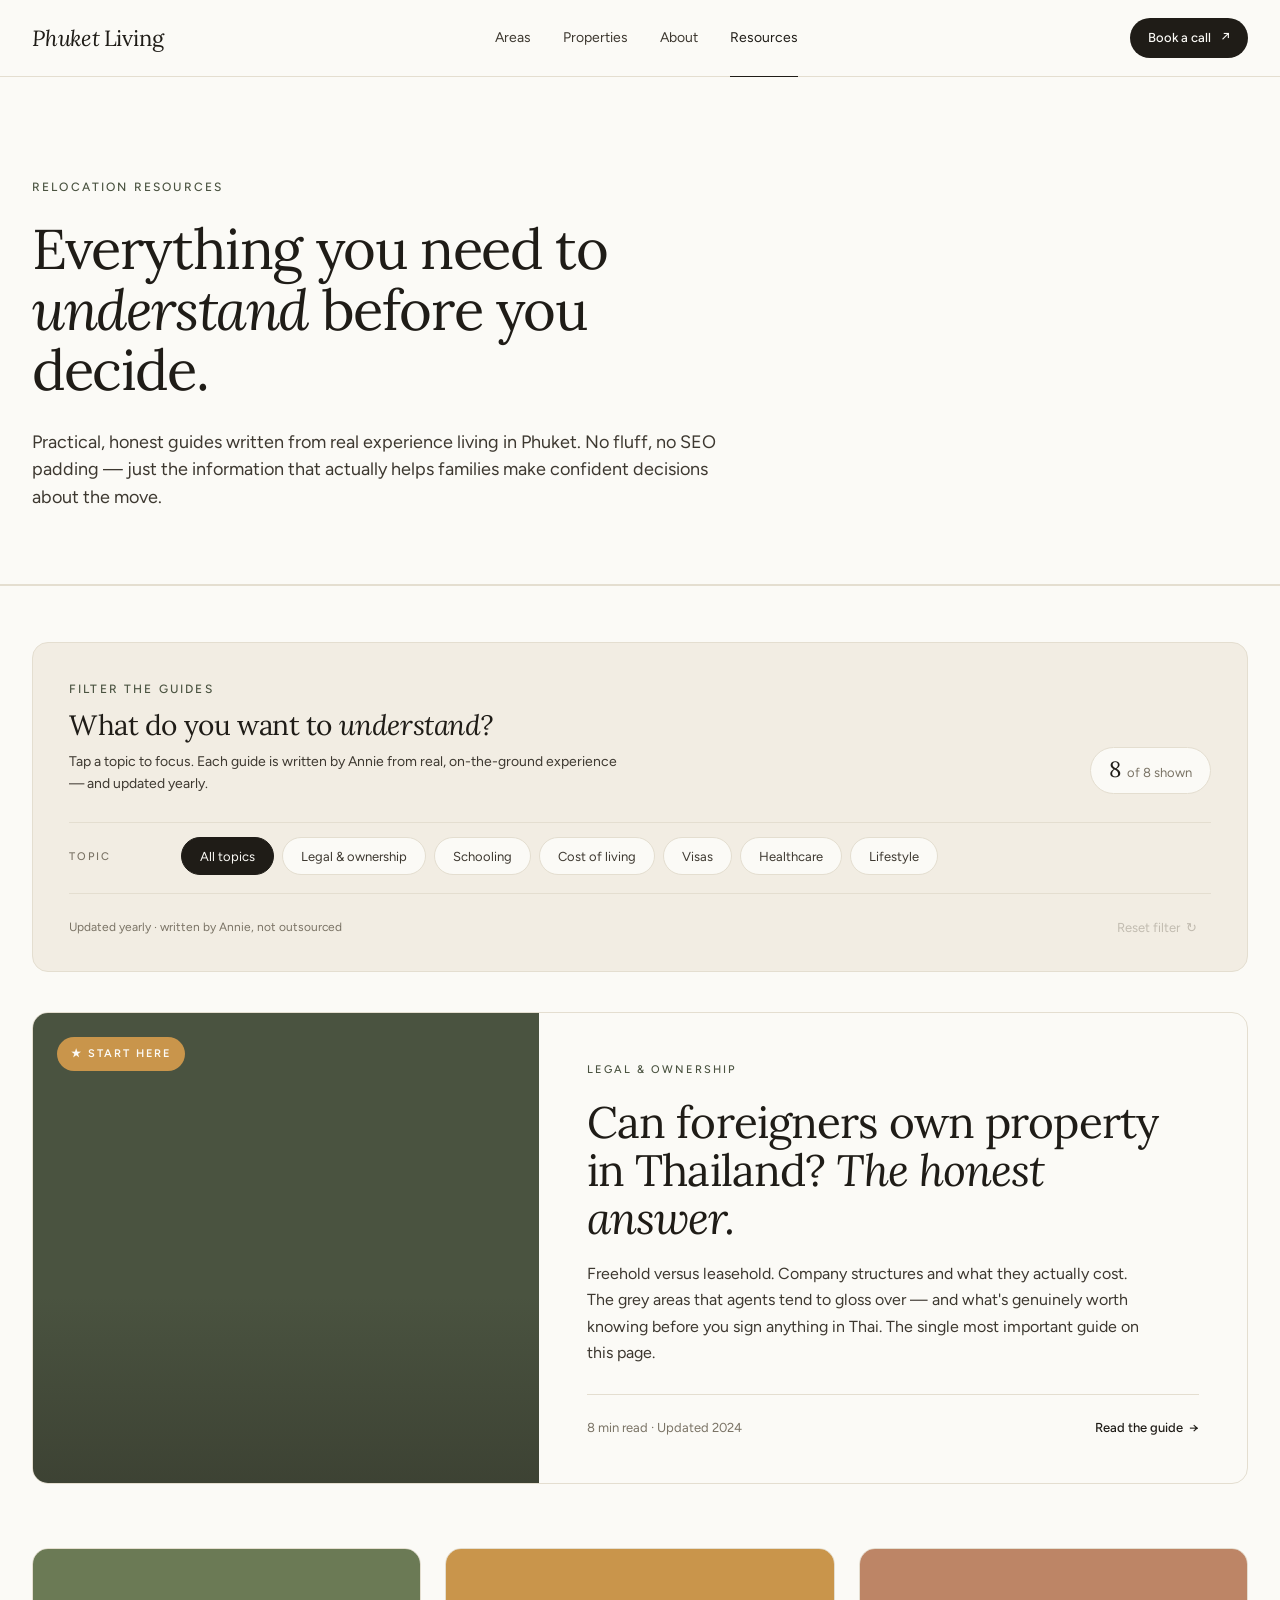
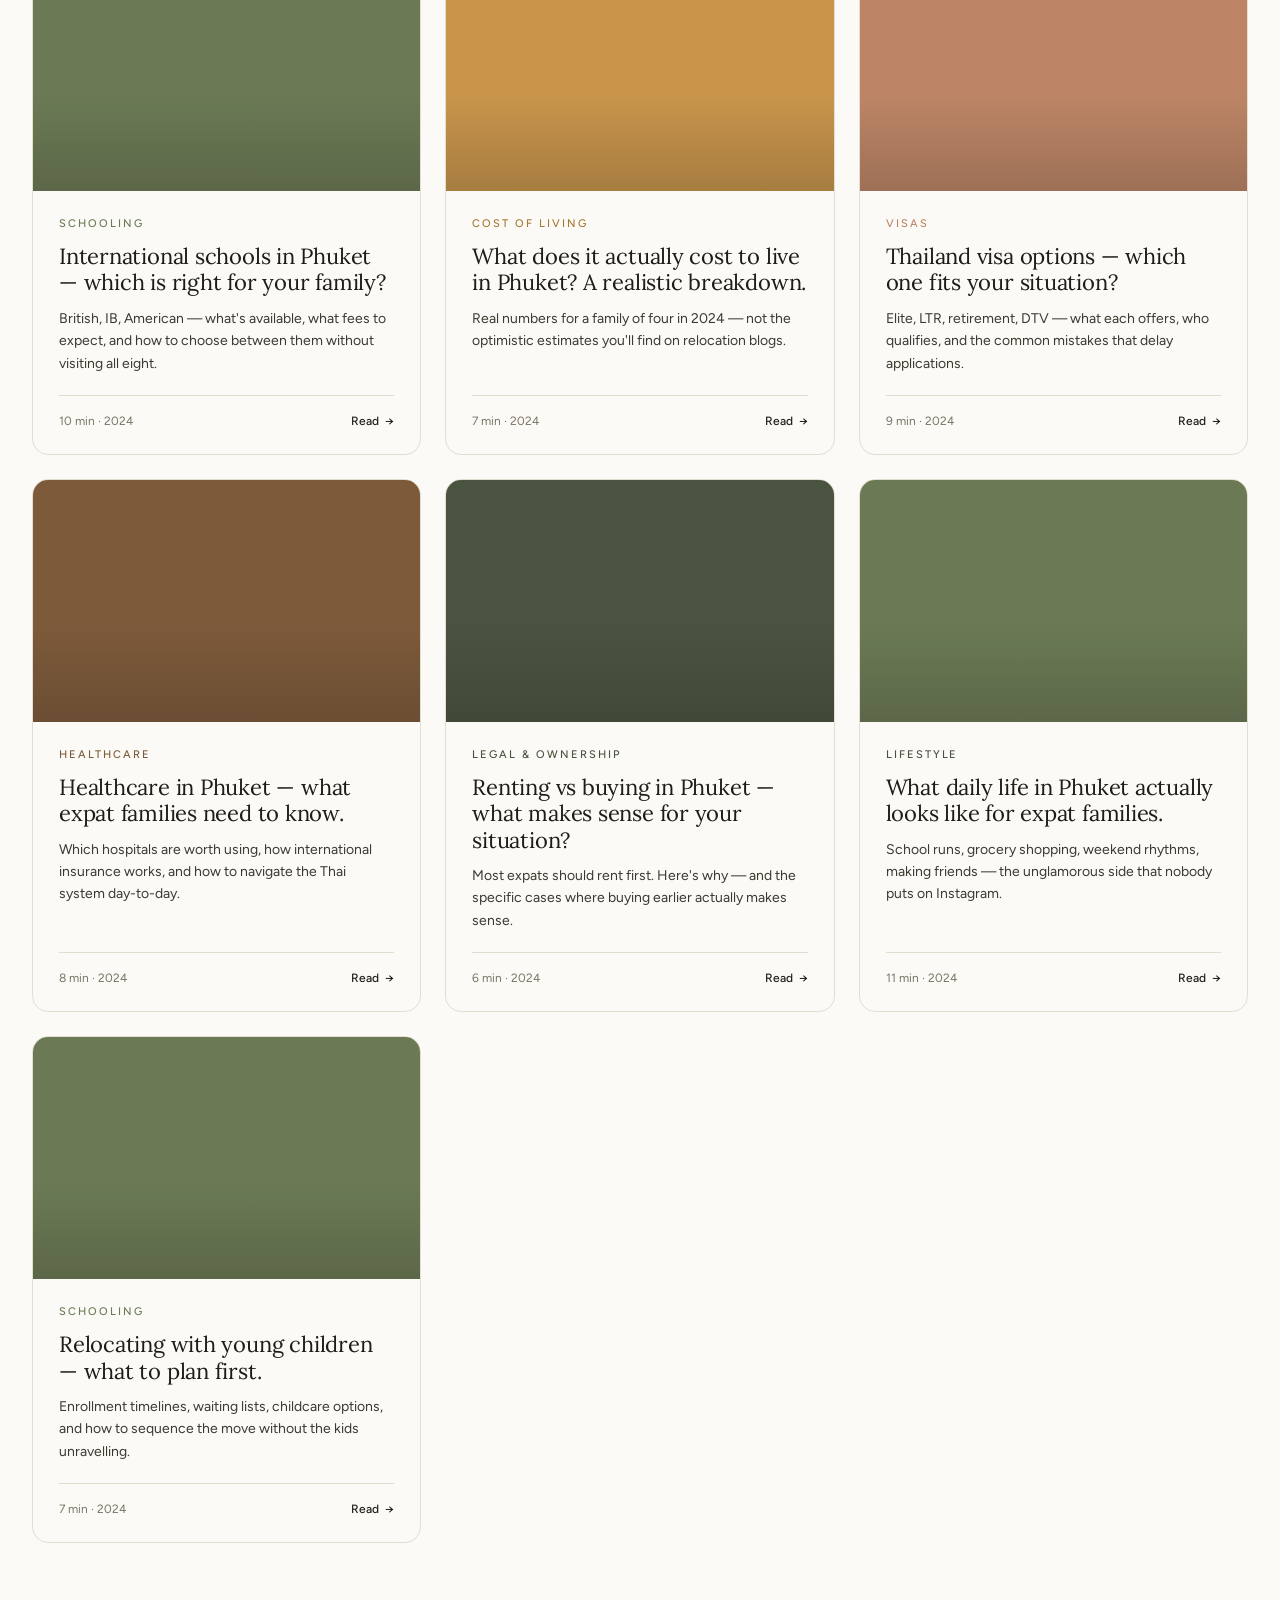
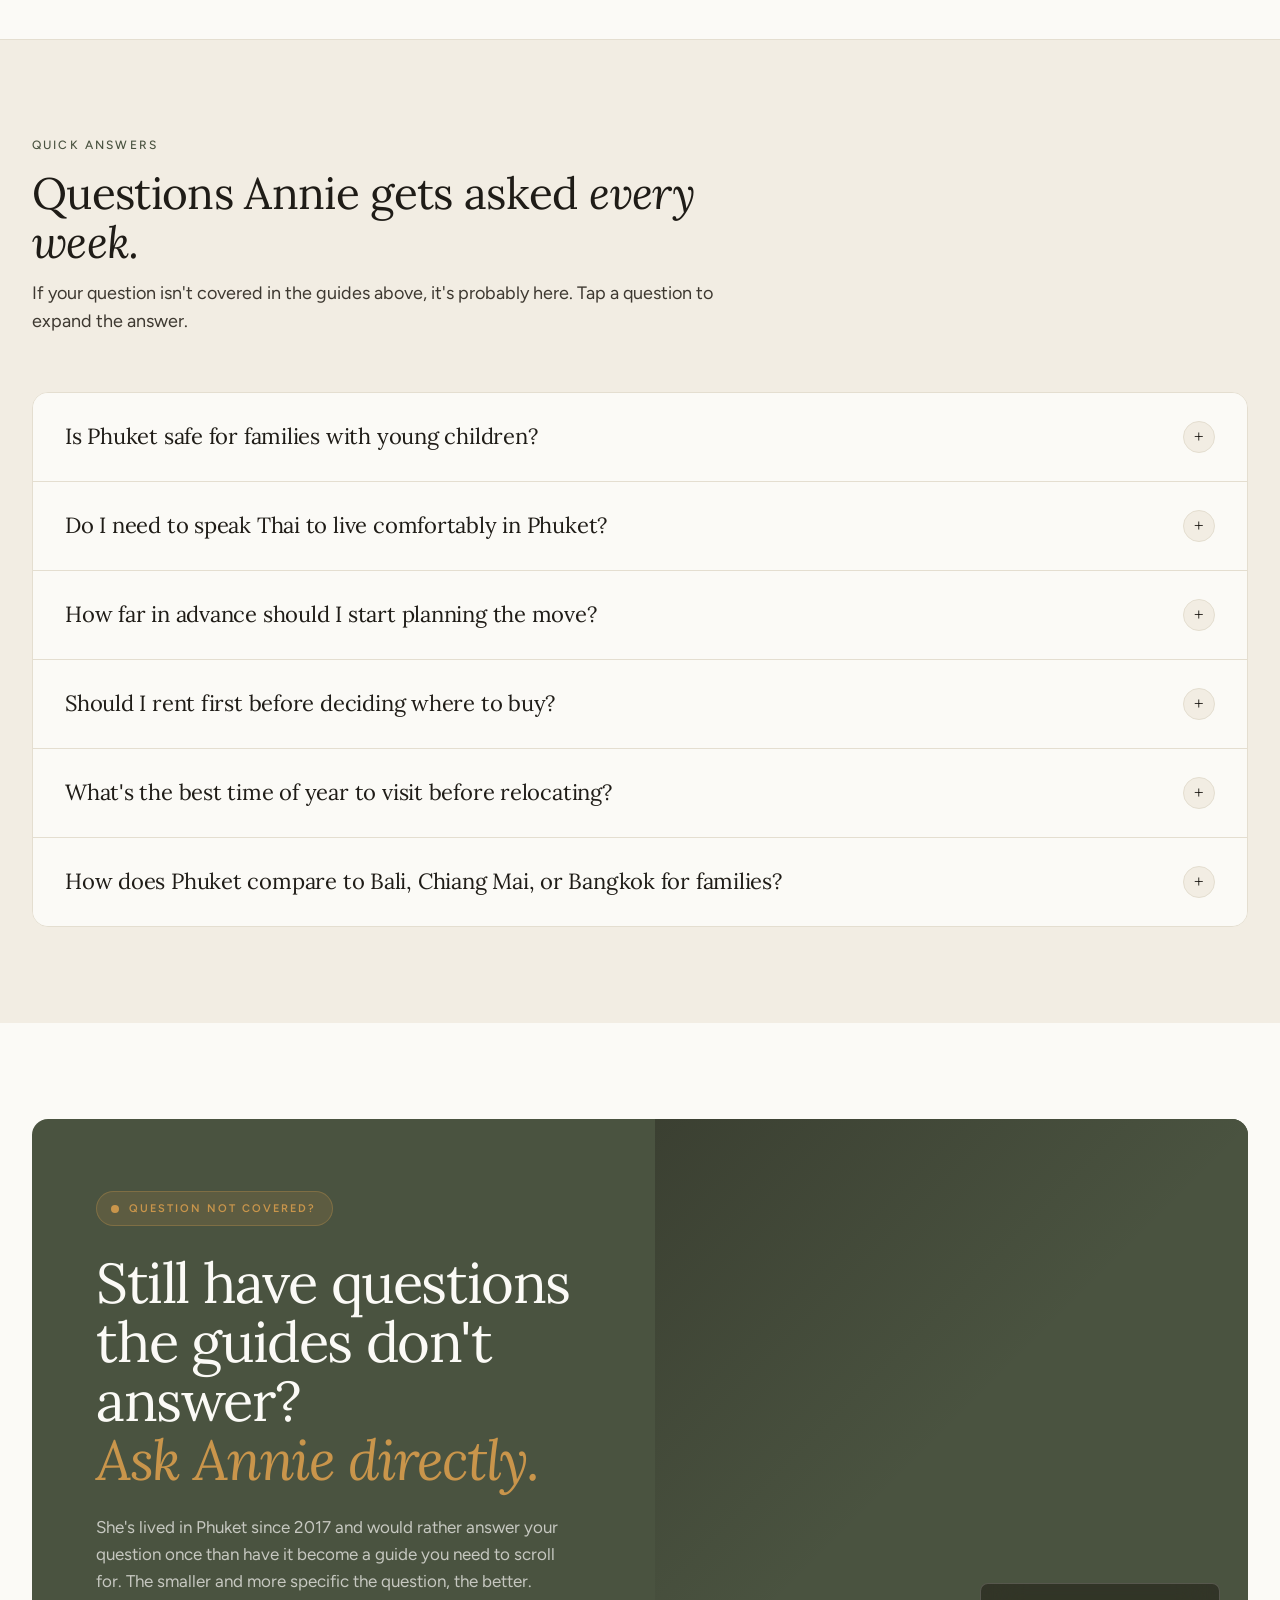
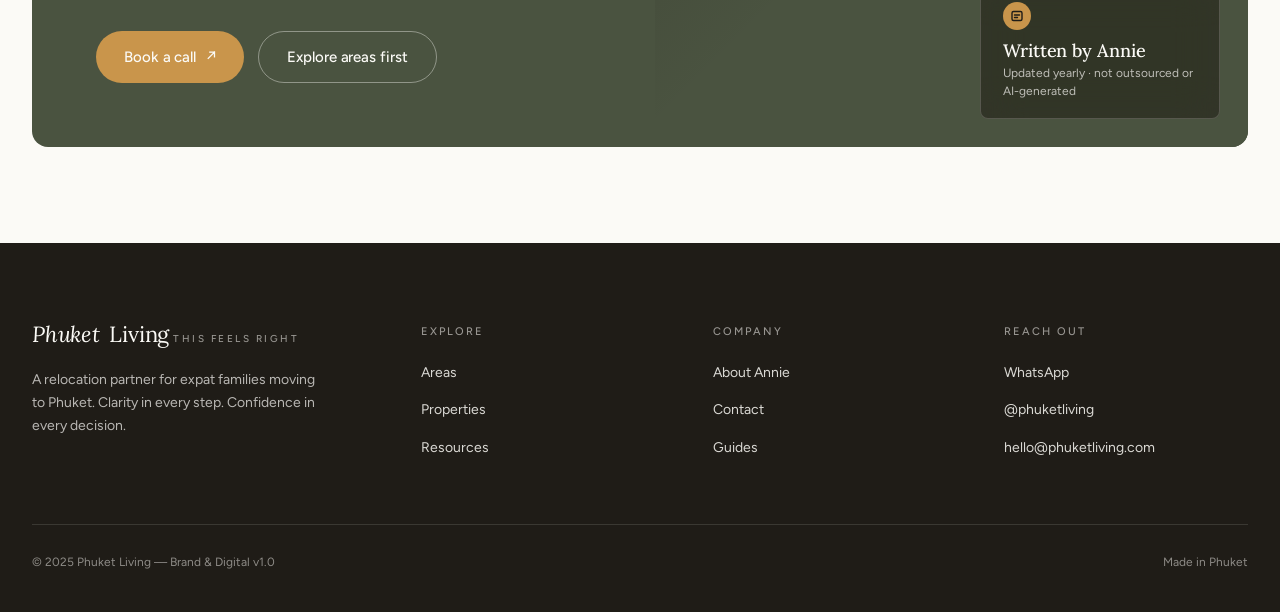
<file: resources.html>
<!DOCTYPE html>
<html lang="en">
<head>
<meta charset="UTF-8">
<meta name="viewport" content="width=device-width, initial-scale=1.0">
<title>Resources — Phuket Living</title>
<meta name="description" content="Practical, honest guides to relocating to Phuket. Visas, schools, healthcare, cost of living — everything you need to understand before you decide.">

<link rel="preconnect" href="https://fonts.googleapis.com">
<link rel="preconnect" href="https://fonts.gstatic.com" crossorigin>
<link href="https://fonts.googleapis.com/css2?family=Lora:ital,wght@0,400;0,500;1,400;1,500&family=Figtree:wght@400;500;600&display=swap" rel="stylesheet">

<link rel="stylesheet" href="assets/css/main.css">
</head>
<body>

<!-- =========================================================
     NAV
     ========================================================= -->
<header class="site-nav">
  <div class="wrap row">
    <a href="index.html" class="wordmark" aria-label="Phuket Living — home">
      <span class="ph">Phuket</span><span>Living</span>
    </a>
    <nav class="links" aria-label="Primary">
      <a href="areas.html">Areas</a>
      <a href="properties.html">Properties</a>
      <a href="about.html">About</a>
      <a href="resources.html" class="active">Resources</a>
    </nav>
    <a href="contact.html" class="btn btn-primary btn-sm">Book a call <span class="arrow">↗</span></a>
    <button class="nav-toggle" aria-label="Open menu">
      <svg width="18" height="14" viewBox="0 0 18 14" fill="none"><path d="M1 1h16M1 7h16M1 13h16" stroke="#1F1C17" stroke-width="1.4" stroke-linecap="round"/></svg>
    </button>
  </div>
</header>

<!-- =========================================================
     HERO
     ========================================================= -->
<section class="hero-sub">
  <div class="wrap">
    <span class="eyebrow">Relocation resources</span>
    <h1>Everything you need to <em>understand</em> before you decide.</h1>
    <p class="sub">Practical, honest guides written from real experience living in Phuket. No fluff, no SEO padding — just the information that actually helps families make confident decisions about the move.</p>
  </div>
</section>

<!-- =========================================================
     FILTER + FEATURED + GRID
     ========================================================= -->
<section class="section paper" style="padding-top: 56px;">
  <div class="wrap">

    <div class="filter-bar">
      <div class="filter-bar-head">
        <div class="text">
          <span class="eyebrow">Filter the guides</span>
          <h3>What do you want to <em>understand?</em></h3>
          <p class="sub">Tap a topic to focus. Each guide is written by Annie from real, on-the-ground experience — and updated yearly.</p>
        </div>
        <div class="count-pill">
          <strong id="result-count">8</strong>
          <span>of 8 shown</span>
        </div>
      </div>

      <div class="filter-group">
        <span class="filter-label">Topic</span>
        <div class="filter-pills">
          <button class="fpill active" data-filter="cat" data-v="all">All topics</button>
          <button class="fpill" data-filter="cat" data-v="legal">Legal &amp; ownership</button>
          <button class="fpill" data-filter="cat" data-v="school">Schooling</button>
          <button class="fpill" data-filter="cat" data-v="cost">Cost of living</button>
          <button class="fpill" data-filter="cat" data-v="visa">Visas</button>
          <button class="fpill" data-filter="cat" data-v="health">Healthcare</button>
          <button class="fpill" data-filter="cat" data-v="life">Lifestyle</button>
        </div>
      </div>

      <div class="filter-foot">
        <span class="helper">Updated yearly · written by Annie, not outsourced</span>
        <button class="reset-btn" id="reset-btn" disabled>Reset filter <span aria-hidden="true">↻</span></button>
      </div>
    </div>

    <div id="all-guides">

      <!-- ===== FEATURED GUIDE ===== -->
      <a href="guide-single.html" class="guide-featured" data-cat="legal">
        <div class="photo" style="background-image: url('https://images.unsplash.com/photo-1554224155-6726b3ff858f?auto=format&fit=crop&w=1200&q=80');">
          <span class="start-badge">★ Start here</span>
        </div>
        <div class="body">
          <span class="cat">Legal &amp; ownership</span>
          <h3>Can foreigners own property in Thailand? <em>The honest answer.</em></h3>
          <p class="desc">Freehold versus leasehold. Company structures and what they actually cost. The grey areas that agents tend to gloss over — and what's genuinely worth knowing before you sign anything in Thai. The single most important guide on this page.</p>
          <div class="meta">
            <span>8 min read · Updated 2024</span>
            <span class="read-link">Read the guide <span class="arrow">→</span></span>
          </div>
        </div>
      </a>

      <!-- ===== GUIDE GRID ===== -->
      <div class="guides-grid">

        <a href="#" class="guide-card" data-cat="school">
          <div class="photo tone-leaf" style="background-image: url('https://images.unsplash.com/photo-1497486751825-1233686d5d80?auto=format&fit=crop&w=900&q=80');"></div>
          <div class="body">
            <span class="cat cat-school">Schooling</span>
            <h4>International schools in Phuket — which is right for your family?</h4>
            <p class="desc">British, IB, American — what's available, what fees to expect, and how to choose between them without visiting all eight.</p>
            <div class="foot">
              <span>10 min · 2024</span>
              <span class="read">Read <span class="arrow">→</span></span>
            </div>
          </div>
        </a>

        <a href="#" class="guide-card" data-cat="cost">
          <div class="photo tone-ochre" style="background-image: url('https://images.unsplash.com/photo-1554224155-8d04421cd6e2?auto=format&fit=crop&w=900&q=80');"></div>
          <div class="body">
            <span class="cat cat-cost">Cost of living</span>
            <h4>What does it actually cost to live in Phuket? A realistic breakdown.</h4>
            <p class="desc">Real numbers for a family of four in 2024 — not the optimistic estimates you'll find on relocation blogs.</p>
            <div class="foot">
              <span>7 min · 2024</span>
              <span class="read">Read <span class="arrow">→</span></span>
            </div>
          </div>
        </a>

        <a href="#" class="guide-card" data-cat="visa">
          <div class="photo tone-clay" style="background-image: url('https://images.unsplash.com/photo-1488646953014-85cb44e25828?auto=format&fit=crop&w=900&q=80');"></div>
          <div class="body">
            <span class="cat cat-visa">Visas</span>
            <h4>Thailand visa options — which one fits your situation?</h4>
            <p class="desc">Elite, LTR, retirement, DTV — what each offers, who qualifies, and the common mistakes that delay applications.</p>
            <div class="foot">
              <span>9 min · 2024</span>
              <span class="read">Read <span class="arrow">→</span></span>
            </div>
          </div>
        </a>

        <a href="#" class="guide-card" data-cat="health">
          <div class="photo tone-brown" style="background-image: url('https://images.unsplash.com/photo-1576091160550-2173dba999ef?auto=format&fit=crop&w=900&q=80');"></div>
          <div class="body">
            <span class="cat cat-health">Healthcare</span>
            <h4>Healthcare in Phuket — what expat families need to know.</h4>
            <p class="desc">Which hospitals are worth using, how international insurance works, and how to navigate the Thai system day-to-day.</p>
            <div class="foot">
              <span>8 min · 2024</span>
              <span class="read">Read <span class="arrow">→</span></span>
            </div>
          </div>
        </a>

        <a href="#" class="guide-card" data-cat="legal">
          <div class="photo tone-olive" style="background-image: url('https://images.unsplash.com/photo-1560518883-ce09059eeffa?auto=format&fit=crop&w=900&q=80');"></div>
          <div class="body">
            <span class="cat cat-legal">Legal &amp; ownership</span>
            <h4>Renting vs buying in Phuket — what makes sense for your situation?</h4>
            <p class="desc">Most expats should rent first. Here's why — and the specific cases where buying earlier actually makes sense.</p>
            <div class="foot">
              <span>6 min · 2024</span>
              <span class="read">Read <span class="arrow">→</span></span>
            </div>
          </div>
        </a>

        <a href="#" class="guide-card" data-cat="life">
          <div class="photo tone-leaf" style="background-image: url('https://images.unsplash.com/photo-1493809842364-78817add7ffb?auto=format&fit=crop&w=900&q=80');"></div>
          <div class="body">
            <span class="cat cat-life">Lifestyle</span>
            <h4>What daily life in Phuket actually looks like for expat families.</h4>
            <p class="desc">School runs, grocery shopping, weekend rhythms, making friends — the unglamorous side that nobody puts on Instagram.</p>
            <div class="foot">
              <span>11 min · 2024</span>
              <span class="read">Read <span class="arrow">→</span></span>
            </div>
          </div>
        </a>

        <a href="#" class="guide-card" data-cat="school">
          <div class="photo tone-leaf" style="background-image: url('https://images.unsplash.com/photo-1571260899304-425eee4c7efc?auto=format&fit=crop&w=900&q=80');"></div>
          <div class="body">
            <span class="cat cat-school">Schooling</span>
            <h4>Relocating with young children — what to plan first.</h4>
            <p class="desc">Enrollment timelines, waiting lists, childcare options, and how to sequence the move without the kids unravelling.</p>
            <div class="foot">
              <span>7 min · 2024</span>
              <span class="read">Read <span class="arrow">→</span></span>
            </div>
          </div>
        </a>

      </div>
    </div>

    <div class="empty-state" id="empty-state">
      <h3>Nothing yet on that topic.</h3>
      <p>If you have a specific question that isn't covered here, ask Annie directly — she keeps a running list of what to write next.</p>
    </div>

  </div>
</section>

<!-- =========================================================
     FAQ
     ========================================================= -->
<section class="section sand">
  <div class="wrap">
    <div class="section-head">
      <span class="eyebrow">Quick answers</span>
      <h2 class="h2">Questions Annie gets asked <em>every week.</em></h2>
      <p class="lead">If your question isn't covered in the guides above, it's probably here. Tap a question to expand the answer.</p>
    </div>

    <div class="faq-list">
      <div class="faq-item">
        <button class="faq-q" aria-expanded="false">
          <span>Is Phuket safe for families with young children?</span>
          <span class="faq-toggle" aria-hidden="true">+</span>
        </button>
        <div class="faq-a">
          <div class="faq-a-inner">
            Yes — Phuket is generally very safe for families. Road safety is the most relevant concern: most expat families with young kids drive cars rather than scooters, particularly for the school run. Day-to-day, neighbourhoods like Bangtao, Cherngtalay, and Kathu are quiet and low-risk. Petty theft exists, as anywhere, but violent crime against expats is genuinely rare.
          </div>
        </div>
      </div>

      <div class="faq-item">
        <button class="faq-q" aria-expanded="false">
          <span>Do I need to speak Thai to live comfortably in Phuket?</span>
          <span class="faq-toggle" aria-hidden="true">+</span>
        </button>
        <div class="faq-a">
          <div class="faq-a-inner">
            No. English is widely spoken in the areas where most expats live — in shops, restaurants, hospitals, schools, and most of the services you'll use day-to-day. That said, learning even basic Thai changes how locals respond to you. It's not necessary, but a few months of casual lessons make life noticeably warmer.
          </div>
        </div>
      </div>

      <div class="faq-item">
        <button class="faq-q" aria-expanded="false">
          <span>How far in advance should I start planning the move?</span>
          <span class="faq-toggle" aria-hidden="true">+</span>
        </button>
        <div class="faq-a">
          <div class="faq-a-inner">
            For families with school-age children, 6–12 months is ideal — school enrollment and waiting lists need real lead time, especially for popular British and IB schools. For couples without children, or retirees, 3–6 months is usually enough. The visa is rarely the bottleneck; it's usually schools or shipping.
          </div>
        </div>
      </div>

      <div class="faq-item">
        <button class="faq-q" aria-expanded="false">
          <span>Should I rent first before deciding where to buy?</span>
          <span class="faq-toggle" aria-hidden="true">+</span>
        </button>
        <div class="faq-a">
          <div class="faq-a-inner">
            Almost always, yes. Renting for 6–12 months lets you experience an area through both seasons, work out your actual routine, and make a much more informed purchase decision. Buying off the back of a two-week scouting trip is the single most common regret we hear from expats five years in.
          </div>
        </div>
      </div>

      <div class="faq-item">
        <button class="faq-q" aria-expanded="false">
          <span>What's the best time of year to visit before relocating?</span>
          <span class="faq-toggle" aria-hidden="true">+</span>
        </button>
        <div class="faq-a">
          <div class="faq-a-inner">
            November through April is peak season — dry, sunny, and the easiest time to experience Phuket at its best. If you're seriously considering the move, also try to come in August or September during the monsoon. Rainy-season Phuket is a different place, and it's a much fairer test of how you'll handle it long-term.
          </div>
        </div>
      </div>

      <div class="faq-item">
        <button class="faq-q" aria-expanded="false">
          <span>How does Phuket compare to Bali, Chiang Mai, or Bangkok for families?</span>
          <span class="faq-toggle" aria-hidden="true">+</span>
        </button>
        <div class="faq-a">
          <div class="faq-a-inner">
            Phuket strikes a balance: better international school options than Bali, a more grounded family scene than central Bangkok, and a slower pace than Chiang Mai's expat hub. The trade-off is cost — Phuket is the most expensive of the four, especially in Bangtao and Cherngtalay. We'd happily talk you out of Phuket if your situation actually fits one of the others better.
          </div>
        </div>
      </div>
    </div>
  </div>
</section>

<!-- =========================================================
     FOOTER CTA
     ========================================================= -->
<section class="cta-block">
  <div class="wrap">
    <div class="cta-card">
      <div class="cta-card-content">
        <span class="cta-card-eyebrow"><span class="dot"></span>Question not covered?</span>
        <h2>
          <span class="lead-line">Still have questions the guides don't answer?</span>
          <em>Ask Annie directly.</em>
        </h2>
        <p class="sub">She's lived in Phuket since 2017 and would rather answer your question once than have it become a guide you need to scroll for. The smaller and more specific the question, the better.</p>
        <div class="cta-row">
          <a href="contact.html" class="btn btn-accent">Book a call <span class="arrow">↗</span></a>
          <a href="areas.html" class="btn btn-ghost-on-dark">Explore areas first</a>
        </div>
      </div>
      <div class="cta-card-image" style="background-image: url('https://images.unsplash.com/photo-1554224155-6726b3ff858f?auto=format&fit=crop&w=1400&q=80');">
        <div class="cta-card-stat">
          <span class="stat-icon">
            <svg width="14" height="14" viewBox="0 0 14 14" fill="none"><rect x="2" y="2.5" width="10" height="9" rx="1.5" stroke="currentColor" stroke-width="1.4"/><path d="M4.5 6h5M4.5 8.5h3" stroke="currentColor" stroke-width="1.4" stroke-linecap="round"/></svg>
          </span>
          <p class="stat-title">Written by Annie</p>
          <p class="stat-sub">Updated yearly · not outsourced or AI-generated</p>
        </div>
      </div>
    </div>
  </div>
</section>

<!-- =========================================================
     FOOTER
     ========================================================= -->
<footer class="site-foot">
  <div class="wrap">
    <div class="row">
      <div>
        <span class="wordmark"><span class="ph">Phuket</span>&nbsp;Living<span class="tag">This feels right</span></span>
        <p>A relocation partner for expat families moving to Phuket. Clarity in every step. Confidence in every decision.</p>
      </div>
      <div>
        <h4>Explore</h4>
        <ul>
          <li><a href="areas.html">Areas</a></li>
          <li><a href="properties.html">Properties</a></li>
          <li><a href="resources.html">Resources</a></li>
        </ul>
      </div>
      <div>
        <h4>Company</h4>
        <ul>
          <li><a href="about.html">About Annie</a></li>
          <li><a href="contact.html">Contact</a></li>
          <li><a href="resources.html">Guides</a></li>
        </ul>
      </div>
      <div>
        <h4>Reach out</h4>
        <ul>
          <li><a href="#">WhatsApp</a></li>
          <li><a href="#">@phuketliving</a></li>
          <li><a href="mailto:hello@phuketliving.com">hello@phuketliving.com</a></li>
        </ul>
      </div>
    </div>
    <div class="legal">
      <span>© 2025 Phuket Living — Brand &amp; Digital v1.0</span>
      <span>Made in Phuket</span>
    </div>
  </div>
</footer>

<script>
  // Filter
  const state = { cat: 'all' };
  const featured = document.querySelector('.guide-featured');
  const cards = document.querySelectorAll('.guides-grid .guide-card');
  const countEl = document.getElementById('result-count');
  const emptyEl = document.getElementById('empty-state');
  const allGuides = document.getElementById('all-guides');
  const resetBtn = document.getElementById('reset-btn');

  function applyFilter() {
    let visible = 0;
    const matchFeatured = state.cat === 'all' || featured.dataset.cat === state.cat;
    featured.style.display = matchFeatured ? '' : 'none';
    if (matchFeatured) visible++;

    cards.forEach(card => {
      const match = state.cat === 'all' || card.dataset.cat === state.cat;
      card.style.display = match ? '' : 'none';
      if (match) visible++;
    });

    countEl.textContent = visible;
    if (visible === 0) {
      emptyEl.classList.add('show');
      allGuides.style.display = 'none';
    } else {
      emptyEl.classList.remove('show');
      allGuides.style.display = '';
    }
    resetBtn.disabled = state.cat === 'all';
  }

  document.querySelectorAll('.fpill').forEach(btn => {
    btn.addEventListener('click', () => {
      const f = btn.dataset.filter;
      const v = btn.dataset.v;
      document.querySelectorAll(`.fpill[data-filter="${f}"]`).forEach(b => b.classList.remove('active'));
      btn.classList.add('active');
      state[f] = v;
      applyFilter();
    });
  });

  resetBtn.addEventListener('click', () => {
    state.cat = 'all';
    document.querySelectorAll('.fpill').forEach(b => b.classList.remove('active'));
    document.querySelector('.fpill[data-v="all"]').classList.add('active');
    applyFilter();
  });

  // FAQ accordion
  document.querySelectorAll('.faq-q').forEach(btn => {
    btn.addEventListener('click', () => {
      const item = btn.closest('.faq-item');
      const isOpen = item.classList.toggle('open');
      btn.setAttribute('aria-expanded', isOpen);
    });
  });
</script>

</body>
</html>
</file>
<file: assets/css/main.css>
/* =========================================================
   Phuket Living — Design System v1.0
   Shared tokens & components
   ========================================================= */

/* --- Tokens --------------------------------------------- */
:root {
  /* Palette */
  --paper:      #FBFAF6;
  --sand:       #F2EDE3;
  --line:       #E4DED0;
  --olive:      #4A5340;
  --olive-soft: rgba(74, 83, 64, 0.08);
  --ochre:      #C9954B;
  --ochre-dark: #A67830;
  --ink:        #1F1C17;
  --ink-2:      #3D3830;
  --ink-muted:  #7A7365;
  --brown:      #7D5A3A;
  --leaf:       #6B7A55;
  --clay:       #BD8566;

  /* Typography */
  --serif: 'Lora', Georgia, 'Times New Roman', serif;
  --sans:  'Figtree', -apple-system, BlinkMacSystemFont, 'Segoe UI', sans-serif;

  /* Scalable type scale (clamp ramp 360px → 1140px viewport) */
  --title-1: clamp(3.375rem, 2.8558rem + 2.3077vw, 4.5rem);    /* 54 → 72 */
  --title-2: clamp(2.8rem, 2.4769rem + 1.4359vw, 3.5rem);      /* 44.8 → 56 */
  --title-3: clamp(2.25rem, 2.0192rem + 1.0256vw, 2.75rem);    /* 36 → 44 */
  --title-4: clamp(1.8rem, 1.7077rem + 0.4103vw, 2rem);        /* 28.8 → 32 */
  --title-5: clamp(1.35rem, 1.2808rem + 0.3077vw, 1.5rem);     /* 21.6 → 24 */
  --title-6: clamp(1.24rem, 1.1751rem + 0.2821vw, 1.375rem);   /* 19.84 → 22 */
  --title-7: clamp(1.08rem, 1.0593rem + 0.0923vw, 1.125rem);   /* 17.28 → 18 */

  /* Radii */
  --r-sm:   4px;
  --r-md:   8px;
  --r-lg:   16px;
  --r-pill: 999px;

  /* Layout */
  --container: 1440px;
  --gutter: 32px;

  /* Eyebrow / label tracking */
  --track-eyebrow: 0.18em;
}

/* --- Reset ---------------------------------------------- */
*, *::before, *::after { box-sizing: border-box; margin: 0; padding: 0; }
html { -webkit-font-smoothing: antialiased; -moz-osx-font-smoothing: grayscale; }
body {
  font-family: var(--sans);
  font-size: 16px;
  line-height: 1.6;
  color: var(--ink);
  background: var(--paper);
  font-weight: 400;
}
img, svg { display: block; max-width: 100%; }
a { color: inherit; text-decoration: none; }
button { font-family: inherit; cursor: pointer; border: none; background: none; color: inherit; }
::selection { background: var(--olive); color: var(--paper); }

/* --- Type scale ----------------------------------------- */
.display {
  font-family: var(--serif);
  font-weight: 400;
  font-size: var(--title-1);
  line-height: 1.05;
  letter-spacing: -0.03em;
  color: var(--ink);
}
.h1 {
  font-family: var(--serif);
  font-weight: 400;
  font-size: var(--title-2);
  line-height: 1.04;
  letter-spacing: -0.02em;
}
.h2 {
  font-family: var(--serif);
  font-weight: 400;
  font-size: var(--title-3);
  line-height: 1.1;
  letter-spacing: -0.015em;
}
.h3 {
  font-family: var(--serif);
  font-weight: 400;
  font-size: var(--title-5);
  line-height: 1.25;
  letter-spacing: -0.01em;
}
.lead {
  font-family: var(--sans);
  font-size: 18px;
  line-height: 1.55;
  color: var(--ink-2);
  font-weight: 400;
}
.body { font-size: 16px; line-height: 1.65; color: var(--ink-2); }
.small { font-size: 14px; line-height: 1.55; color: var(--ink-muted); }
.eyebrow {
  font-family: var(--sans);
  font-size: 12px;
  font-weight: 500;
  text-transform: uppercase;
  letter-spacing: var(--track-eyebrow);
  color: var(--ink-muted);
}
em, .it { font-style: italic; font-family: var(--serif); }

/* --- Layout helpers ------------------------------------- */
.wrap {
  max-width: var(--container);
  margin: 0 auto;
  padding: 0 var(--gutter);
}
.section { padding: 96px 0; border-top: 1px solid var(--line); }
.section.tight { padding: 72px 0; }
.section.sand  { background: var(--sand); }
.section.paper { background: var(--paper); }
.section-head { display: grid; gap: 14px; margin-bottom: 56px; max-width: 720px; }
.section-head .eyebrow { color: var(--olive); }

/* --- Buttons (pill, generous padding) ------------------- */
.btn {
  display: inline-flex;
  align-items: center;
  gap: 10px;
  height: 52px;
  padding: 0 28px;
  border-radius: var(--r-pill);
  font-family: var(--sans);
  font-size: 15px;
  font-weight: 500;
  letter-spacing: -0.005em;
  white-space: nowrap;
  transition: transform .15s ease, background .2s ease, color .2s ease, border-color .2s ease;
}
.btn:hover { transform: translateY(-1px); }
.btn-primary { background: var(--ink); color: var(--paper); }
.btn-primary:hover { background: var(--ink-2); }
.btn-accent { background: var(--ochre); color: var(--paper); }
.btn-accent:hover { background: var(--ochre-dark); }
.btn-secondary { background: var(--olive); color: var(--paper); }
.btn-secondary:hover { background: #3a4233; }
.btn-outline { background: transparent; color: var(--ink); border: 1px solid var(--ink); }
.btn-outline:hover { background: var(--ink); color: var(--paper); }
.btn-ghost { background: transparent; color: var(--ink); padding: 0 12px; }
.btn-ghost:hover { color: var(--olive); }
.btn-on-dark { background: var(--paper); color: var(--ink); }
.btn-on-dark:hover { background: var(--sand); }
.btn-ghost-on-dark { background: transparent; color: var(--paper); border: 1px solid rgba(251,250,246,0.4); }
.btn-ghost-on-dark:hover { border-color: var(--paper); }
.btn-sm { height: 40px; padding: 0 18px; font-size: 13px; }
.btn-lg { height: 60px; padding: 0 34px; font-size: 16px; }
.btn .arrow { display: inline-block; transition: transform .2s ease; }
.btn:hover .arrow { transform: translate(2px, -2px); }

/* --- Chips & tags --------------------------------------- */
.chip {
  display: inline-flex;
  align-items: center;
  height: 36px;
  padding: 0 16px;
  border-radius: var(--r-pill);
  border: 1px solid var(--line);
  background: var(--paper);
  font-size: 13px;
  color: var(--ink-2);
  transition: border-color .15s, background .15s, color .15s;
}
.chip:hover { border-color: var(--ink-muted); }
.chip.active, .chip.sel { background: var(--ink); color: var(--paper); border-color: var(--ink); }

/* --- Wordmark ------------------------------------------- */
.wordmark {
  font-family: var(--serif);
  font-weight: 400;
  font-size: 22px;
  letter-spacing: -0.01em;
  line-height: 1;
  color: var(--ink);
  display: inline-flex;
  align-items: baseline;
  gap: 4px;
}
.wordmark .ph { font-style: italic; }
.wordmark.lg { font-size: 56px; }
.wordmark.xl { font-size: 96px; }
.wordmark .tag {
  display: block;
  font-family: var(--sans);
  font-size: 10px;
  font-weight: 500;
  letter-spacing: 0.25em;
  text-transform: uppercase;
  color: var(--ink-muted);
  margin-top: 6px;
}

/* --- Nav ------------------------------------------------ */
.site-nav {
  position: sticky;
  top: 0;
  z-index: 80;
  background: rgba(251, 250, 246, 0.92);
  backdrop-filter: saturate(140%) blur(10px);
  -webkit-backdrop-filter: saturate(140%) blur(10px);
  border-bottom: 1px solid var(--line);
}
.site-nav .row {
  display: flex;
  align-items: center;
  justify-content: space-between;
  height: 76px;
}
.site-nav .links {
  display: flex;
  gap: 32px;
}
.site-nav .links a {
  font-size: 14px;
  color: var(--ink-2);
  font-weight: 400;
  transition: color .15s;
  position: relative;
}
.site-nav .links a:hover { color: var(--ink); }
.site-nav .links a.active { color: var(--ink); }
.site-nav .links a.active::after {
  content: '';
  position: absolute;
  left: 0; right: 0; bottom: -28px;
  height: 1px; background: var(--ink);
}
.site-nav .nav-cta { white-space: nowrap; }
.nav-toggle { display: none; }

/* --- Hero (homepage) ------------------------------------ */
.hero {
  padding: 120px 0 96px;
  background: var(--paper);
  position: relative;
  overflow: hidden;
}
.hero-media {
  margin-top: 64px;
  border-radius: var(--r-lg);
  overflow: hidden;
  aspect-ratio: 21 / 9;
  background-color: var(--sand);
  background-size: cover;
  background-position: center;
  position: relative;
}
.hero-media::after {
  content: '';
  position: absolute; inset: 0;
  background: linear-gradient(180deg, rgba(31,28,23,0) 55%, rgba(31,28,23,0.4) 100%);
}
.hero-media .caption {
  position: absolute;
  left: 28px; bottom: 24px;
  color: var(--paper);
  z-index: 2;
  font-family: var(--sans);
  font-size: 11px;
  font-weight: 500;
  letter-spacing: 0.18em;
  text-transform: uppercase;
}
@media (max-width: 720px) {
  .hero-media { aspect-ratio: 4 / 3; margin-top: 40px; }
}

/* --- Hero (sub-page variant) ---------------------------- */
.hero-sub {
  padding: 96px 0 72px;
  background: var(--paper);
  border-bottom: 1px solid var(--line);
}
.hero-sub .eyebrow { color: var(--olive); margin-bottom: 22px; display: inline-block; }
.hero-sub h1 {
  font-family: var(--serif);
  font-weight: 400;
  font-size: var(--title-2);
  line-height: 1.08;
  letter-spacing: -0.025em;
  color: var(--ink);
  max-width: 18ch;
  margin-bottom: 28px;
}
.hero-sub h1 em { font-style: italic; }
.hero-sub .sub {
  font-size: 18px;
  line-height: 1.55;
  color: var(--ink-2);
  max-width: 60ch;
}

/* --- Matcher (areas page) ------------------------------- */
.matcher {
  background: var(--sand);
  border: 1px solid var(--line);
  border-radius: var(--r-lg);
  padding: 56px 56px 48px;
}
.matcher .q-label {
  font-family: var(--sans);
  font-size: 12px;
  font-weight: 500;
  letter-spacing: var(--track-eyebrow);
  text-transform: uppercase;
  color: var(--ink-muted);
  margin-bottom: 14px;
}
.matcher .q-label .num {
  display: inline-block;
  margin-right: 10px;
  color: var(--olive);
}
.matcher .q-row { margin-bottom: 32px; }
.matcher .opt-row { display: flex; gap: 8px; flex-wrap: wrap; }
.matcher .opt-btn {
  display: inline-flex;
  align-items: center;
  height: 42px;
  padding: 0 20px;
  border-radius: var(--r-pill);
  border: 1px solid var(--line);
  background: var(--paper);
  color: var(--ink-2);
  font-size: 14px;
  transition: all .15s;
}
.matcher .opt-btn:hover { border-color: var(--ink-muted); color: var(--ink); }
.matcher .opt-btn.sel {
  background: var(--ink);
  color: var(--paper);
  border-color: var(--ink);
}

.matcher .result {
  margin-top: 8px;
  background: var(--paper);
  border: 1px solid var(--line);
  border-radius: var(--r-lg);
  padding: 32px 36px;
  display: none;
}
.matcher .result.show { display: block; }
.matcher .result .r-label {
  font-family: var(--sans);
  font-size: 11px;
  font-weight: 500;
  letter-spacing: var(--track-eyebrow);
  text-transform: uppercase;
  color: var(--olive);
  margin-bottom: 8px;
}
.matcher .result .r-area {
  font-family: var(--serif);
  font-size: var(--title-3);
  font-weight: 400;
  letter-spacing: -0.015em;
  font-style: italic;
  color: var(--ink);
  margin-bottom: 8px;
}
.matcher .result .r-why {
  font-size: 15px;
  line-height: 1.6;
  color: var(--ink-2);
  max-width: 56ch;
  margin-bottom: 22px;
}

/* --- Comparison table ----------------------------------- */
.compare-table {
  width: 100%;
  border-collapse: separate;
  border-spacing: 0;
  font-family: var(--sans);
  border: 1px solid var(--line);
  border-radius: var(--r-lg);
  overflow: hidden;
}
.compare-table th,
.compare-table td {
  padding: 16px 16px;
  text-align: left;
  border-bottom: 1px solid var(--line);
  vertical-align: middle;
}
.compare-table thead th {
  font-family: var(--sans);
  font-size: 11px;
  font-weight: 600;
  letter-spacing: var(--track-eyebrow);
  text-transform: uppercase;
  color: var(--ink-muted);
  background: var(--sand);
}
.compare-table thead th:first-child { background: var(--sand); }
.compare-table tbody td {
  font-size: 14px;
  color: var(--ink);
}
.compare-table tbody td.label {
  font-family: var(--sans);
  font-size: 11px;
  font-weight: 500;
  letter-spacing: 0.06em;
  text-transform: uppercase;
  color: var(--ink-muted);
  background: var(--sand);
  width: 14%;
  white-space: nowrap;
}
.compare-table .area-h { font-size: 18px; }
.compare-table tbody td.good { color: var(--olive); font-weight: 500; }
.compare-table tbody td.mid  { color: var(--ochre-dark); }
.compare-table tbody tr:last-child td { border-bottom: none; }
.compare-table .area-h {
  font-family: var(--serif);
  font-size: 22px;
  font-weight: 400;
  font-style: italic;
  letter-spacing: -0.005em;
  color: var(--ink);
  text-transform: none;
}

/* --- Areas-page wide grid ------------------------------- */
.areas-grid {
  display: grid;
  grid-template-columns: repeat(2, 1fr);
  gap: 32px;
}
.areas-grid .area-card .media { aspect-ratio: 16 / 10; }
.areas-grid .area-card .body-head .name { font-size: var(--title-4); }

@media (max-width: 1024px) {
  .matcher { padding: 40px 28px; }
  .areas-grid { grid-template-columns: 1fr; }
}
@media (max-width: 720px) {
  .matcher { padding: 32px 22px; }
  .matcher .result { padding: 24px 22px; }
  .compare-table th, .compare-table td { padding: 14px 14px; font-size: 13px; }
  .compare-table .area-h { font-size: 18px; }
}

/* --- Breadcrumb ----------------------------------------- */
.breadcrumb {
  padding: 22px 0 18px;
  background: var(--paper);
  border-bottom: 1px solid var(--line);
}
.breadcrumb-text {
  font-family: var(--sans);
  font-size: 13px;
  color: var(--ink-muted);
  letter-spacing: 0.01em;
}
.breadcrumb-text a {
  color: var(--olive);
  transition: color .15s;
}
.breadcrumb-text a:hover { color: var(--ink); }
.breadcrumb-text .sep { margin: 0 10px; opacity: 0.5; }
.breadcrumb-text .here { color: var(--ink); }

/* --- Guide hero ----------------------------------------- */
.guide-hero {
  padding: 72px 0 80px;
  background: var(--paper);
}
.guide-hero .eyebrow { color: var(--olive); margin-bottom: 22px; display: inline-block; }
.guide-hero h1 {
  font-family: var(--serif);
  font-weight: 400;
  font-size: var(--title-1);
  line-height: 1.05;
  letter-spacing: -0.03em;
  color: var(--ink);
  max-width: 16ch;
  margin-bottom: 28px;
}
.guide-hero h1 em { font-style: italic; }
.guide-hero .sub {
  font-size: 18px;
  line-height: 1.6;
  color: var(--ink-2);
  max-width: 60ch;
  margin-bottom: 36px;
}

/* --- Verdict bar (Annie's honest take) ------------------ */
.verdict-bar {
  background: var(--sand);
  border: 1px solid var(--line);
  border-left: 3px solid var(--olive);
  border-radius: var(--r-md);
  padding: 22px 28px 24px;
  max-width: 640px;
}
.verdict-label {
  font-family: var(--sans);
  font-size: 11px;
  font-weight: 500;
  letter-spacing: var(--track-eyebrow);
  text-transform: uppercase;
  color: var(--olive);
  margin-bottom: 8px;
}
.verdict-text {
  font-family: var(--serif);
  font-style: italic;
  font-size: var(--title-7);
  line-height: 1.45;
  letter-spacing: -0.005em;
  color: var(--ink);
}

/* --- Facts grid (at-a-glance) --------------------------- */
.facts-grid-6 {
  display: grid;
  grid-template-columns: repeat(6, 1fr);
  gap: 16px;
}
.fact-card {
  background: var(--paper);
  border: 1px solid var(--line);
  border-radius: var(--r-md);
  padding: 26px 22px;
}
.fact-card .v {
  font-family: var(--serif);
  font-size: var(--title-4);
  font-weight: 400;
  letter-spacing: -0.015em;
  line-height: 1.1;
  color: var(--ink);
  margin-bottom: 10px;
}
.fact-card .k {
  font-size: 12px;
  color: var(--ink-muted);
  letter-spacing: 0.03em;
  line-height: 1.4;
}

/* --- Life rows ------------------------------------------ */
.life-list { display: grid; }
.life-row {
  display: grid;
  grid-template-columns: 64px 1fr;
  gap: 28px;
  padding: 32px 0;
  border-bottom: 1px solid var(--line);
  align-items: flex-start;
}
.life-row:first-child { padding-top: 0; }
.life-row:last-child { border-bottom: none; }
.life-icon {
  width: 52px;
  height: 52px;
  border-radius: var(--r-md);
  background: var(--olive-soft);
  color: var(--olive);
  display: flex;
  align-items: center;
  justify-content: center;
}
.life-title {
  font-family: var(--serif);
  font-size: var(--title-6);
  font-weight: 400;
  letter-spacing: -0.01em;
  color: var(--ink);
  margin-bottom: 8px;
}
.life-desc {
  font-size: 16px;
  line-height: 1.65;
  color: var(--ink-2);
  max-width: 64ch;
}

/* --- Honest cards (pros / cons) ------------------------- */
.honest-grid {
  display: grid;
  grid-template-columns: 1fr 1fr;
  gap: 24px;
}
.honest-card {
  border-radius: var(--r-lg);
  padding: 32px 32px 28px;
  border: 1px solid var(--line);
}
.honest-card.pro {
  background: var(--olive-soft);
  border-color: rgba(74, 83, 64, 0.20);
}
.honest-card.con {
  background: rgba(201, 149, 75, 0.10);
  border-color: rgba(201, 149, 75, 0.30);
}
.honest-title {
  font-family: var(--sans);
  font-size: 11px;
  font-weight: 600;
  letter-spacing: var(--track-eyebrow);
  text-transform: uppercase;
  margin-bottom: 18px;
}
.honest-card.pro .honest-title { color: var(--olive); }
.honest-card.con .honest-title { color: var(--ochre-dark); }
.honest-list {
  list-style: none;
  display: grid;
  gap: 12px;
}
.honest-list li {
  position: relative;
  padding-left: 24px;
  font-size: 15px;
  line-height: 1.55;
  color: var(--ink);
}
.honest-list li::before {
  content: '';
  position: absolute;
  left: 0; top: 11px;
  width: 14px; height: 1px;
  background: var(--ink-muted);
}

/* --- Area pills (other-areas nav) ----------------------- */
.area-pills {
  display: flex;
  gap: 12px;
  flex-wrap: wrap;
}
.area-pill {
  display: inline-flex;
  align-items: center;
  gap: 8px;
  height: 46px;
  padding: 0 24px;
  border-radius: var(--r-pill);
  border: 1px solid var(--line);
  background: var(--paper);
  color: var(--ink);
  font-size: 14px;
  font-family: var(--sans);
  transition: all .15s;
}
.area-pill:hover {
  border-color: var(--ink);
  background: var(--ink);
  color: var(--paper);
}

@media (max-width: 1024px) {
  .facts-grid-6 { grid-template-columns: repeat(3, 1fr); }
  .honest-grid { grid-template-columns: 1fr; }
}
@media (max-width: 720px) {
  .guide-hero { padding: 56px 0 64px; }
  .facts-grid-6 { grid-template-columns: repeat(2, 1fr); }
  .life-row { grid-template-columns: 1fr; gap: 14px; padding: 24px 0; }
  .life-icon { width: 44px; height: 44px; }
  .verdict-bar { padding: 18px 22px; }
  .honest-card { padding: 24px 22px; }
}

/* --- Filter card (Properties page) ---------------------- */
.filter-bar {
  background: var(--sand);
  border: 1px solid var(--line);
  border-radius: var(--r-lg);
  padding: 32px 36px 28px;
  margin-bottom: 40px;
}
.filter-bar-head {
  display: flex;
  justify-content: space-between;
  align-items: flex-end;
  gap: 24px;
  flex-wrap: wrap;
  margin-bottom: 28px;
}
.filter-bar-head .text { max-width: 56ch; }
.filter-bar-head .eyebrow {
  color: var(--olive);
  margin-bottom: 10px;
  display: inline-block;
}
.filter-bar-head h3 {
  font-family: var(--serif);
  font-size: 28px;
  font-weight: 400;
  letter-spacing: -0.015em;
  color: var(--ink);
  line-height: 1.2;
  margin-bottom: 8px;
}
.filter-bar-head h3 em { font-style: italic; }
.filter-bar-head .sub {
  font-size: 14px;
  line-height: 1.55;
  color: var(--ink-2);
}
.filter-bar-head .count-pill {
  display: inline-flex;
  align-items: baseline;
  gap: 6px;
  background: var(--paper);
  border: 1px solid var(--line);
  border-radius: var(--r-pill);
  padding: 10px 18px;
  font-family: var(--sans);
  font-size: 13px;
  color: var(--ink-muted);
  white-space: nowrap;
}
.filter-bar-head .count-pill strong {
  font-family: var(--serif);
  font-size: 22px;
  font-weight: 400;
  color: var(--ink);
  line-height: 1;
}

.filter-group {
  display: grid;
  grid-template-columns: 96px 1fr;
  align-items: center;
  gap: 16px;
  padding: 14px 0;
  border-top: 1px solid var(--line);
}
.filter-group:first-of-type { border-top: 1px solid var(--line); }
.filter-label {
  font-family: var(--sans);
  font-size: 11px;
  font-weight: 500;
  letter-spacing: var(--track-eyebrow);
  text-transform: uppercase;
  color: var(--ink-muted);
}
.filter-pills {
  display: flex;
  gap: 8px;
  flex-wrap: wrap;
}
.fpill {
  display: inline-flex;
  align-items: center;
  height: 38px;
  padding: 0 18px;
  border-radius: var(--r-pill);
  border: 1px solid var(--line);
  background: var(--paper);
  font-family: var(--sans);
  font-size: 13px;
  color: var(--ink-2);
  cursor: pointer;
  transition: all .15s;
}
.fpill:hover { border-color: var(--ink-muted); color: var(--ink); }
.fpill.active {
  background: var(--ink);
  color: var(--paper);
  border-color: var(--ink);
}

.filter-foot {
  display: flex;
  justify-content: flex-end;
  align-items: center;
  gap: 16px;
  padding-top: 18px;
  margin-top: 4px;
  border-top: 1px solid var(--line);
}
.filter-foot .helper {
  font-family: var(--sans);
  font-size: 12px;
  color: var(--ink-muted);
  margin-right: auto;
}
.reset-btn {
  display: inline-flex;
  align-items: center;
  gap: 6px;
  font-family: var(--sans);
  font-size: 13px;
  color: var(--ink-muted);
  background: transparent;
  padding: 8px 14px;
  border-radius: var(--r-pill);
  transition: color .15s, background .15s;
}
.reset-btn:hover { color: var(--ink); background: var(--paper); }
.reset-btn:disabled { opacity: 0.4; cursor: default; }
.reset-btn:disabled:hover { background: transparent; color: var(--ink-muted); }

.empty-state {
  padding: 80px 24px;
  text-align: center;
  background: var(--sand);
  border-radius: var(--r-lg);
  display: none;
}
.empty-state.show { display: block; }
.empty-state h3 {
  font-family: var(--serif);
  font-size: var(--title-4);
  font-style: italic;
  color: var(--ink);
  margin-bottom: 8px;
}
.empty-state p {
  font-size: 15px;
  color: var(--ink-2);
  max-width: 44ch;
  margin: 0 auto;
}

@media (max-width: 720px) {
  .filter-bar { padding: 22px 22px 18px; }
  .filter-bar-head h3 { font-size: 22px; }
  .filter-group { grid-template-columns: 1fr; gap: 8px; padding: 16px 0; }
  .filter-foot { flex-wrap: wrap; }
}

/* --- About page ----------------------------------------- */
.about-hero {
  display: grid;
  grid-template-columns: 1.3fr 1fr;
  gap: 72px;
  align-items: center;
  padding: 96px 0 80px;
}
.about-hero .text .eyebrow { color: var(--olive); margin-bottom: 22px; display: inline-block; }
.about-hero h1 {
  font-family: var(--serif);
  font-weight: 400;
  font-size: var(--title-1);
  line-height: 1.05;
  letter-spacing: -0.025em;
  color: var(--ink);
  margin-bottom: 28px;
}
.about-hero h1 em { font-style: italic; }
.about-hero p.intro {
  font-size: 18px;
  line-height: 1.6;
  color: var(--ink-2);
  max-width: 52ch;
  margin-bottom: 28px;
}
.about-hero .signature {
  font-family: var(--serif);
  font-style: italic;
  font-size: 22px;
  letter-spacing: -0.005em;
  color: var(--ink);
}
.about-hero .role {
  font-family: var(--sans);
  font-size: 13px;
  color: var(--ink-muted);
  margin-top: 4px;
}

.portrait {
  width: 100%;
  max-width: 380px;
  aspect-ratio: 1;
  border-radius: 50%;
  background: var(--sand);
  border: 1px solid var(--line);
  display: flex;
  align-items: center;
  justify-content: center;
  position: relative;
  margin: 0 auto;
}
.portrait .initial {
  font-family: var(--serif);
  font-style: italic;
  font-weight: 400;
  font-size: 240px;
  color: var(--olive);
  line-height: 1;
  letter-spacing: -0.04em;
}
.portrait .since {
  position: absolute;
  bottom: -56px;
  left: 50%;
  transform: translateX(-50%);
  text-align: center;
  font-family: var(--sans);
  font-size: 12px;
  font-weight: 500;
  letter-spacing: var(--track-eyebrow);
  text-transform: uppercase;
  color: var(--olive);
  white-space: nowrap;
}
.portrait .since span { color: var(--ink-muted); font-weight: 400; }

/* Pull quote */
.pull-quote {
  font-family: var(--serif);
  font-style: italic;
  font-size: clamp(24px, 3vw, 36px);
  line-height: 1.3;
  letter-spacing: -0.015em;
  color: var(--ink);
  border-left: 3px solid var(--olive);
  padding: 12px 0 12px 28px;
  margin: 40px 0;
  max-width: 32ch;
}

/* Story prose */
.prose {
  max-width: 64ch;
}
.prose p {
  font-size: 17px;
  line-height: 1.75;
  color: var(--ink-2);
  margin-bottom: 18px;
}
.prose p:last-child { margin-bottom: 0; }
.prose strong { color: var(--ink); font-weight: 500; }

/* Beliefs list */
.belief-list { display: grid; gap: 8px; }
.belief-item {
  display: grid;
  grid-template-columns: 80px 1fr;
  gap: 32px;
  padding: 32px 0;
  border-bottom: 1px solid var(--line);
  align-items: baseline;
}
.belief-item:first-child { padding-top: 0; }
.belief-item:last-child { border-bottom: none; }
.belief-num {
  font-family: var(--serif);
  font-size: var(--title-2);
  font-weight: 400;
  letter-spacing: -0.02em;
  color: var(--olive);
  line-height: 1;
}
.belief-title {
  font-family: var(--serif);
  font-size: var(--title-5);
  font-weight: 400;
  letter-spacing: -0.01em;
  color: var(--ink);
  line-height: 1.25;
  margin-bottom: 10px;
}
.belief-desc {
  font-size: 15px;
  line-height: 1.65;
  color: var(--ink-2);
  max-width: 60ch;
}

/* Brand promise — editorial stamped seal */
.brand-promise {
  background: var(--olive);
  color: var(--paper);
  border-radius: var(--r-lg);
  padding: 64px 64px;
  margin-top: 56px;
  display: grid;
  grid-template-columns: 1.4fr 1fr;
  gap: 56px;
  align-items: center;
  position: relative;
  overflow: hidden;
}
.brand-promise::before {
  content: '';
  position: absolute;
  top: 28px; left: 28px;
  width: 22px; height: 22px;
  border: 1px solid rgba(251,250,246,0.4);
  border-radius: 50%;
}
.brand-promise::after {
  content: '';
  position: absolute;
  bottom: 28px; right: 28px;
  width: 22px; height: 22px;
  border: 1px solid rgba(251,250,246,0.4);
  border-radius: 50%;
}
.brand-promise .label {
  font-family: var(--sans);
  font-size: 11px;
  font-weight: 500;
  letter-spacing: var(--track-eyebrow);
  text-transform: uppercase;
  color: rgba(251,250,246,0.65);
  margin-bottom: 24px;
  display: inline-block;
  position: relative;
}
.brand-promise .label::after {
  content: '';
  display: inline-block;
  width: 32px; height: 1px;
  background: rgba(251,250,246,0.4);
  margin-left: 14px;
  vertical-align: middle;
}
.brand-promise .quote {
  font-family: var(--serif);
  font-size: var(--title-2);
  line-height: 1.08;
  letter-spacing: -0.025em;
  color: var(--paper);
  display: flex;
  flex-direction: column;
  gap: 8px;
  margin-bottom: 36px;
}
.brand-promise .quote em { font-style: italic; }
.brand-promise .sig {
  font-family: var(--serif);
  font-style: italic;
  font-size: 24px;
  letter-spacing: -0.005em;
  color: var(--paper);
  margin-bottom: 2px;
}
.brand-promise .sig::before {
  content: '— ';
  color: rgba(251,250,246,0.5);
}
.brand-promise .role {
  font-family: var(--sans);
  font-size: 12px;
  color: rgba(251,250,246,0.6);
  letter-spacing: 0.04em;
}
.promise-seal {
  display: flex;
  justify-content: center;
  align-items: center;
}
.promise-seal svg { width: 100%; max-width: 260px; height: auto; }

@media (max-width: 1024px) {
  .brand-promise { padding: 48px 40px; grid-template-columns: 1.5fr 1fr; gap: 32px; }
  .promise-seal svg { max-width: 200px; }
}
@media (max-width: 720px) {
  .brand-promise { grid-template-columns: 1fr; padding: 40px 28px; gap: 32px; text-align: left; }
  .brand-promise::before, .brand-promise::after { width: 16px; height: 16px; top: 18px; left: 18px; }
  .brand-promise::after { top: auto; bottom: 18px; left: auto; right: 18px; }
  .promise-seal svg { max-width: 180px; }
}

/* About stats — 4 cols */
.stat-row.four {
  grid-template-columns: repeat(4, 1fr);
}

/* Diff list (what it's not) */
.diff-list { display: grid; gap: 24px; }
.diff-item {
  display: grid;
  grid-template-columns: 14px 1fr;
  gap: 18px;
  align-items: flex-start;
}
.diff-dot {
  width: 8px;
  height: 8px;
  border-radius: 50%;
  background: var(--olive);
  margin-top: 9px;
}
.diff-text {
  font-size: 16px;
  line-height: 1.65;
  color: var(--ink-2);
  max-width: 64ch;
}
.diff-text strong { color: var(--ink); font-weight: 500; }

@media (max-width: 1024px) {
  .about-hero { grid-template-columns: 1fr; gap: 56px; padding: 64px 0; text-align: left; }
  .portrait { max-width: 280px; }
  .portrait .initial { font-size: 180px; }
  .stat-row.four { grid-template-columns: repeat(2, 1fr); }
}
@media (max-width: 720px) {
  .belief-item { grid-template-columns: 1fr; gap: 8px; padding: 24px 0; }
  .brand-promise { padding: 28px 24px; }
  .pull-quote { padding-left: 18px; margin: 28px 0; }
}

/* --- Resources page ------------------------------------- */

/* Featured guide */
.guide-featured {
  display: grid;
  grid-template-columns: 5fr 7fr;
  background: var(--paper);
  border: 1px solid var(--line);
  border-radius: var(--r-lg);
  overflow: hidden;
  margin-bottom: 64px;
  transition: border-color .2s, transform .25s;
}
.guide-featured:hover { border-color: var(--ink-muted); transform: translateY(-3px); }
.guide-featured .photo {
  background-color: var(--olive);
  background-size: cover;
  background-position: center;
  min-height: 360px;
  position: relative;
}
.guide-featured .photo::after {
  content: '';
  position: absolute; inset: 0;
  background: linear-gradient(180deg, rgba(31,28,23,0) 60%, rgba(31,28,23,0.3) 100%);
}
.guide-featured .photo .start-badge {
  position: absolute;
  top: 24px; left: 24px;
  z-index: 2;
  display: inline-flex;
  align-items: center;
  gap: 8px;
  background: var(--ochre);
  color: var(--paper);
  font-family: var(--sans);
  font-size: 11px;
  font-weight: 600;
  letter-spacing: 0.18em;
  text-transform: uppercase;
  padding: 8px 14px;
  border-radius: var(--r-pill);
}
.guide-featured .body {
  padding: 48px 48px 44px;
  display: flex;
  flex-direction: column;
  justify-content: center;
}
.guide-featured .cat {
  font-family: var(--sans);
  font-size: 11px;
  font-weight: 500;
  letter-spacing: var(--track-eyebrow);
  text-transform: uppercase;
  color: var(--olive);
  margin-bottom: 18px;
}
.guide-featured h3 {
  font-family: var(--serif);
  font-size: var(--title-3);
  font-weight: 400;
  line-height: 1.1;
  letter-spacing: -0.02em;
  color: var(--ink);
  margin-bottom: 18px;
  max-width: 22ch;
}
.guide-featured h3 em { font-style: italic; }
.guide-featured .desc {
  font-size: 16px;
  line-height: 1.65;
  color: var(--ink-2);
  margin-bottom: 28px;
  max-width: 56ch;
}
.guide-featured .meta {
  display: flex;
  align-items: center;
  justify-content: space-between;
  padding-top: 22px;
  border-top: 1px solid var(--line);
  font-family: var(--sans);
  font-size: 13px;
  color: var(--ink-muted);
}
.guide-featured .meta .read-link {
  color: var(--ink);
  font-weight: 500;
  display: inline-flex;
  align-items: center;
  gap: 6px;
}

/* Smaller guide cards in grid */
.guides-grid {
  display: grid;
  grid-template-columns: repeat(3, 1fr);
  gap: 24px;
}
.guide-card {
  display: flex;
  flex-direction: column;
  background: var(--paper);
  border: 1px solid var(--line);
  border-radius: var(--r-lg);
  overflow: hidden;
  cursor: pointer;
  transition: border-color .2s, transform .25s;
}
.guide-card:hover { border-color: var(--ink-muted); transform: translateY(-3px); }
.guide-card .photo {
  aspect-ratio: 16 / 10;
  background-color: var(--sand);
  background-size: cover;
  background-position: center;
  position: relative;
}
.guide-card .photo::after {
  content: '';
  position: absolute; inset: 0;
  background: linear-gradient(180deg, rgba(31,28,23,0) 60%, rgba(31,28,23,0.2) 100%);
}
.guide-card .photo.tone-olive { background-color: var(--olive); }
.guide-card .photo.tone-ochre { background-color: var(--ochre); }
.guide-card .photo.tone-leaf  { background-color: var(--leaf); }
.guide-card .photo.tone-clay  { background-color: var(--clay); }
.guide-card .photo.tone-brown { background-color: var(--brown); }
.guide-card .body {
  padding: 24px 26px 22px;
  display: flex;
  flex-direction: column;
  flex: 1;
}
.guide-icon {
  width: 44px;
  height: 44px;
  border-radius: var(--r-md);
  display: flex;
  align-items: center;
  justify-content: center;
  margin-bottom: 22px;
}
.guide-icon.tone-olive { background: var(--olive-soft); color: var(--olive); }
.guide-icon.tone-ochre { background: rgba(201, 149, 75, 0.14); color: var(--ochre-dark); }
.guide-icon.tone-leaf  { background: rgba(107, 122, 85, 0.14); color: var(--leaf); }
.guide-icon.tone-clay  { background: rgba(189, 133, 102, 0.14); color: var(--clay); }
.guide-icon.tone-brown { background: rgba(125, 90, 58, 0.14); color: var(--brown); }
.guide-card .cat {
  font-family: var(--sans);
  font-size: 11px;
  font-weight: 500;
  letter-spacing: var(--track-eyebrow);
  text-transform: uppercase;
  color: var(--ink-muted);
  margin-bottom: 10px;
}
.guide-card .cat.cat-legal  { color: var(--olive); }
.guide-card .cat.cat-school { color: var(--leaf); }
.guide-card .cat.cat-cost   { color: var(--ochre-dark); }
.guide-card .cat.cat-visa   { color: var(--clay); }
.guide-card .cat.cat-health { color: var(--brown); }
.guide-card .cat.cat-life   { color: var(--olive); }
.guide-card h4 {
  font-family: var(--serif);
  font-size: var(--title-6);
  font-weight: 400;
  letter-spacing: -0.01em;
  line-height: 1.2;
  color: var(--ink);
  margin-bottom: 12px;
}
.guide-card .desc {
  font-size: 14px;
  line-height: 1.6;
  color: var(--ink-2);
  margin-bottom: 20px;
  flex: 1;
}
.guide-card .foot {
  display: flex;
  justify-content: space-between;
  align-items: center;
  padding-top: 16px;
  border-top: 1px solid var(--line);
  font-family: var(--sans);
  font-size: 12px;
  color: var(--ink-muted);
}
.guide-card .foot .read {
  color: var(--ink);
  font-weight: 500;
  display: inline-flex;
  align-items: center;
  gap: 6px;
}

/* FAQ accordion */
.faq-list {
  background: var(--paper);
  border: 1px solid var(--line);
  border-radius: var(--r-lg);
  overflow: hidden;
}
.faq-item {
  border-bottom: 1px solid var(--line);
}
.faq-item:last-child { border-bottom: none; }
.faq-q {
  display: flex;
  justify-content: space-between;
  align-items: center;
  gap: 24px;
  padding: 28px 32px;
  cursor: pointer;
  width: 100%;
  text-align: left;
  background: var(--paper);
  font-family: var(--serif);
  font-size: var(--title-6);
  font-weight: 400;
  letter-spacing: -0.01em;
  color: var(--ink);
  line-height: 1.3;
  transition: background .15s;
}
.faq-q:hover { background: var(--sand); }
.faq-toggle {
  width: 32px; height: 32px;
  border-radius: 50%;
  background: var(--sand);
  border: 1px solid var(--line);
  display: inline-flex;
  align-items: center;
  justify-content: center;
  flex-shrink: 0;
  font-size: 18px;
  color: var(--ink);
  transition: transform .25s, background .15s;
}
.faq-item.open .faq-toggle {
  transform: rotate(45deg);
  background: var(--ink);
  color: var(--paper);
  border-color: var(--ink);
}
.faq-a {
  max-height: 0;
  overflow: hidden;
  transition: max-height .3s ease;
}
.faq-a-inner {
  padding: 0 32px 28px 32px;
  font-size: 15px;
  line-height: 1.7;
  color: var(--ink-2);
  max-width: 75ch;
}
.faq-item.open .faq-a {
  max-height: 600px;
}

@media (max-width: 1024px) {
  .guide-featured { grid-template-columns: 1fr; }
  .guide-featured .photo { min-height: 280px; }
  .guide-featured .body { padding: 36px 32px; }
  .guides-grid { grid-template-columns: repeat(2, 1fr); }
}
@media (max-width: 720px) {
  .guides-grid { grid-template-columns: 1fr; }
  .guide-featured .body { padding: 28px 22px; }
  .faq-q { padding: 22px 22px; font-size: 17px; }
  .faq-a-inner { padding: 0 22px 22px 22px; }
}

/* --- Contact page --------------------------------------- */
.contact-wrap {
  display: grid;
  grid-template-columns: minmax(0, 1.55fr) minmax(0, 1fr);
  gap: 64px;
  padding: 80px 0 96px;
}

.form-card {
  background: var(--paper);
  border: 1px solid var(--line);
  border-radius: var(--r-lg);
  padding: 48px 52px 44px;
}

.field-row {
  display: grid;
  grid-template-columns: 1fr 1fr;
  gap: 20px;
}
.field {
  margin-bottom: 26px;
}
.field-row .field { margin-bottom: 0; }
.field-row { margin-bottom: 26px; }

.field-label {
  font-family: var(--sans);
  font-size: 11px;
  font-weight: 500;
  letter-spacing: var(--track-eyebrow);
  text-transform: uppercase;
  color: var(--ink-muted);
  margin-bottom: 12px;
  display: block;
}

.field-input,
.field-select,
.field-textarea {
  width: 100%;
  padding: 14px 18px;
  border: 1px solid var(--line);
  border-radius: var(--r-md);
  font-family: var(--sans);
  font-size: 15px;
  color: var(--ink);
  background: var(--paper);
  transition: border-color .15s;
  -webkit-appearance: none;
  -moz-appearance: none;
  appearance: none;
}
.field-input::placeholder,
.field-textarea::placeholder { color: var(--ink-muted); }
.field-input:focus,
.field-select:focus,
.field-textarea:focus {
  outline: none;
  border-color: var(--olive);
}
.field-input.error,
.field-select.error { border-color: #B43F3F; }
.field-textarea {
  min-height: 120px;
  resize: vertical;
  line-height: 1.55;
  font-family: var(--sans);
}
.field-select {
  cursor: pointer;
  background-image: url("data:image/svg+xml,%3Csvg xmlns='http://www.w3.org/2000/svg' width='12' height='8' viewBox='0 0 12 8'%3E%3Cpath d='M1 1l5 5 5-5' stroke='%237A7365' stroke-width='1.4' fill='none' stroke-linecap='round'/%3E%3C/svg%3E");
  background-repeat: no-repeat;
  background-position: right 18px center;
  padding-right: 44px;
}
.field-hint {
  font-size: 12px;
  color: var(--ink-muted);
  margin-top: 8px;
}

.chip-row {
  display: flex;
  gap: 8px;
  flex-wrap: wrap;
}

.submit-row { margin-top: 32px; }
.submit-btn {
  width: 100%;
  height: 56px;
  border-radius: var(--r-pill);
  background: var(--ink);
  color: var(--paper);
  font-family: var(--sans);
  font-size: 15px;
  font-weight: 500;
  display: inline-flex;
  align-items: center;
  justify-content: center;
  gap: 10px;
  transition: background .15s;
}
.submit-btn:hover { background: var(--ink-2); }
.reassure {
  font-size: 13px;
  color: var(--ink-muted);
  text-align: center;
  margin-top: 16px;
}

/* Sidebar */
.contact-sidebar { display: grid; gap: 0; }

.next-steps {
  display: grid;
  gap: 24px;
  margin-bottom: 8px;
}
.next-step {
  display: grid;
  grid-template-columns: 36px 1fr;
  gap: 18px;
  align-items: flex-start;
}
.next-step-num {
  width: 36px;
  height: 36px;
  border-radius: 50%;
  background: var(--olive-soft);
  border: 1px solid rgba(74,83,64,0.18);
  color: var(--olive);
  display: flex;
  align-items: center;
  justify-content: center;
  font-family: var(--serif);
  font-size: 15px;
  font-style: italic;
  font-weight: 500;
  flex-shrink: 0;
}
.next-step-title {
  font-family: var(--sans);
  font-size: 14px;
  font-weight: 500;
  color: var(--ink);
  margin-bottom: 4px;
  letter-spacing: -0.005em;
}
.next-step-desc {
  font-size: 13px;
  line-height: 1.6;
  color: var(--ink-muted);
}

.annie-card {
  background: var(--sand);
  border: 1px solid var(--line);
  border-radius: var(--r-lg);
  padding: 26px 28px 24px;
  margin-top: 36px;
  display: flex;
  gap: 16px;
  align-items: flex-start;
}
.annie-avatar {
  width: 48px;
  height: 48px;
  border-radius: 50%;
  background: var(--olive-soft);
  border: 1px solid rgba(74,83,64,0.18);
  display: flex;
  align-items: center;
  justify-content: center;
  font-family: var(--serif);
  font-style: italic;
  color: var(--olive);
  font-size: 22px;
  flex-shrink: 0;
}
.annie-quote {
  font-family: var(--serif);
  font-style: italic;
  font-size: 15px;
  line-height: 1.5;
  color: var(--ink);
  margin-bottom: 8px;
  letter-spacing: -0.005em;
}
.annie-name {
  font-family: var(--sans);
  font-size: 12px;
  color: var(--ink-muted);
}

.direct-contact {
  margin-top: 36px;
  padding-top: 32px;
  border-top: 1px solid var(--line);
}
.direct-contact h5 {
  font-family: var(--sans);
  font-size: 11px;
  font-weight: 500;
  letter-spacing: var(--track-eyebrow);
  text-transform: uppercase;
  color: var(--ink-muted);
  margin-bottom: 14px;
}
.direct-link {
  display: flex;
  align-items: center;
  gap: 14px;
  padding: 14px 0;
  border-bottom: 1px solid var(--line);
  transition: color .15s;
}
.direct-link:last-child { border-bottom: none; }
.direct-link .icon {
  width: 38px; height: 38px;
  border-radius: var(--r-md);
  background: var(--sand);
  display: flex;
  align-items: center;
  justify-content: center;
  flex-shrink: 0;
  color: var(--olive);
}
.direct-link .meta { flex: 1; min-width: 0; }
.direct-link .label {
  font-family: var(--sans);
  font-size: 11px;
  font-weight: 500;
  letter-spacing: var(--track-eyebrow);
  text-transform: uppercase;
  color: var(--ink-muted);
  margin-bottom: 3px;
}
.direct-link .value {
  font-family: var(--serif);
  font-style: italic;
  font-size: 16px;
  color: var(--ink);
  letter-spacing: -0.005em;
}
.direct-link:hover .value { color: var(--olive); }

/* Success view */
.success-view {
  display: none;
  text-align: center;
  padding: 96px 24px 120px;
}
.success-view.show { display: block; }
.success-icon {
  width: 72px;
  height: 72px;
  border-radius: 50%;
  background: var(--olive);
  display: flex;
  align-items: center;
  justify-content: center;
  margin: 0 auto 32px;
  color: var(--paper);
}
.success-h {
  font-family: var(--serif);
  font-size: var(--title-2);
  letter-spacing: -0.025em;
  line-height: 1.05;
  color: var(--ink);
  margin-bottom: 18px;
  max-width: 18ch;
  margin-left: auto;
  margin-right: auto;
}
.success-h em { font-style: italic; }
.success-sub {
  font-size: 17px;
  color: var(--ink-2);
  max-width: 52ch;
  margin: 0 auto 36px;
  line-height: 1.6;
}
.success-detail {
  background: var(--sand);
  border: 1px solid var(--line);
  border-radius: var(--r-lg);
  padding: 28px 32px;
  max-width: 540px;
  margin: 0 auto 36px;
  text-align: left;
}
.success-detail .label {
  font-family: var(--sans);
  font-size: 11px;
  font-weight: 500;
  letter-spacing: var(--track-eyebrow);
  text-transform: uppercase;
  color: var(--olive);
  margin-bottom: 10px;
  display: block;
}
.success-detail p {
  font-size: 15px;
  line-height: 1.65;
  color: var(--ink-2);
}
.success-actions {
  display: flex;
  gap: 14px;
  justify-content: center;
  flex-wrap: wrap;
}

@media (max-width: 1024px) {
  .contact-wrap { grid-template-columns: 1fr; gap: 48px; padding: 56px 0 80px; }
  .form-card { padding: 36px 32px 32px; }
}
@media (max-width: 720px) {
  .form-card { padding: 28px 22px 26px; }
  .field-row { grid-template-columns: 1fr; gap: 0; }
  .field-row .field { margin-bottom: 26px; }
  .annie-card { padding: 22px 22px; }
  .success-view { padding: 64px 20px 80px; }
}

/* --- Property single page ------------------------------- */
.property-hero {
  display: grid;
  grid-template-columns: minmax(0, 1.6fr) minmax(0, 1fr);
  gap: 24px;
  padding: 32px 0 56px;
}
.property-hero .photo {
  border-radius: var(--r-lg);
  overflow: hidden;
  aspect-ratio: 4 / 3;
  background-size: cover;
  background-position: center;
  background-color: var(--sand);
}
.property-info-card {
  background: var(--sand);
  border: 1px solid var(--line);
  border-radius: var(--r-lg);
  padding: 32px;
  display: flex;
  flex-direction: column;
}
.property-info-card .top-row {
  display: flex;
  justify-content: space-between;
  align-items: flex-start;
  gap: 16px;
  margin-bottom: 26px;
  padding-bottom: 24px;
  border-bottom: 1px solid var(--line);
}
.property-info-card .area-badge {
  font-family: var(--sans);
  font-size: 11px;
  font-weight: 600;
  letter-spacing: var(--track-eyebrow);
  text-transform: uppercase;
  color: var(--olive);
  margin-bottom: 8px;
}
.property-info-card .address {
  font-family: var(--serif);
  font-size: var(--title-6);
  letter-spacing: -0.005em;
  color: var(--ink);
  line-height: 1.2;
}
.property-info-card .save-btn {
  width: 38px; height: 38px;
  border-radius: 50%;
  background: var(--paper);
  border: 1px solid var(--line);
  display: flex;
  align-items: center;
  justify-content: center;
  flex-shrink: 0;
  cursor: pointer;
  color: var(--ink);
}
.property-info-card .save-btn:hover { background: var(--ink); color: var(--paper); border-color: var(--ink); }
.property-quick-facts {
  display: grid;
  grid-template-columns: repeat(3, 1fr);
  gap: 12px;
  margin-bottom: 24px;
}
.property-quick-facts .qf-v {
  font-family: var(--serif);
  font-size: var(--title-4);
  letter-spacing: -0.02em;
  color: var(--ink);
  line-height: 1;
  margin-bottom: 6px;
}
.property-quick-facts .qf-k {
  font-family: var(--sans);
  font-size: 12px;
  color: var(--ink-muted);
  letter-spacing: 0.02em;
}
.property-price-row {
  display: flex;
  justify-content: space-between;
  align-items: center;
  padding: 18px 0 22px;
  border-top: 1px solid var(--line);
  margin-bottom: 24px;
}
.property-price-row .price {
  font-family: var(--serif);
  font-size: var(--title-5);
  letter-spacing: -0.015em;
  color: var(--ink);
}
.property-price-row .price small {
  font-family: var(--sans);
  font-size: 13px;
  font-weight: 400;
  color: var(--ink-muted);
}
.property-price-row .status {
  font-family: var(--sans);
  font-size: 11px;
  font-weight: 600;
  letter-spacing: 0.16em;
  text-transform: uppercase;
  background: var(--paper);
  border: 1px solid var(--line);
  padding: 7px 12px;
  border-radius: 4px;
  color: var(--ink);
}
.property-agent {
  display: flex;
  align-items: center;
  gap: 14px;
  margin-bottom: 22px;
  padding: 18px 0;
  border-top: 1px solid var(--line);
  border-bottom: 1px solid var(--line);
}
.property-agent .avatar {
  width: 48px; height: 48px;
  border-radius: 50%;
  background: var(--olive-soft);
  border: 1px solid rgba(74, 83, 64, 0.18);
  display: flex;
  align-items: center;
  justify-content: center;
  font-family: var(--serif);
  font-style: italic;
  color: var(--olive);
  font-size: 22px;
  flex-shrink: 0;
}
.property-agent .meta { flex: 1; min-width: 0; }
.property-agent .meta .role {
  font-family: var(--sans);
  font-size: 11px;
  font-weight: 500;
  letter-spacing: var(--track-eyebrow);
  text-transform: uppercase;
  color: var(--ink-muted);
  margin-bottom: 2px;
}
.property-agent .meta .name {
  font-family: var(--sans);
  font-size: 14px;
  font-weight: 500;
  color: var(--ink);
}
.property-agent .contact-btn {
  height: 36px;
  padding: 0 18px;
  border-radius: var(--r-pill);
  border: 1px solid var(--ink);
  background: var(--paper);
  font-family: var(--sans);
  font-size: 13px;
  color: var(--ink);
  cursor: pointer;
  transition: background .15s, color .15s;
}
.property-agent .contact-btn:hover { background: var(--ink); color: var(--paper); }
.property-cta {
  height: 60px;
  border-radius: var(--r-pill);
  background: var(--ink);
  color: var(--paper);
  font-family: var(--sans);
  font-size: 15px;
  font-weight: 500;
  display: flex;
  flex-direction: column;
  align-items: center;
  justify-content: center;
  gap: 2px;
  margin-top: auto;
  cursor: pointer;
  transition: background .15s, transform .15s;
  text-decoration: none;
}
.property-cta .when {
  font-family: var(--sans);
  font-size: 11px;
  font-weight: 400;
  color: rgba(251,250,246,0.6);
  letter-spacing: 0.02em;
}
.property-cta:hover { background: var(--ink-2); transform: translateY(-1px); }

/* Property header strip */
.property-header {
  display: flex;
  justify-content: space-between;
  align-items: flex-end;
  gap: 32px;
  flex-wrap: wrap;
  padding-bottom: 32px;
  border-bottom: 1px solid var(--line);
  margin-bottom: 56px;
}
.property-header .left .name {
  font-family: var(--serif);
  font-weight: 400;
  font-size: var(--title-3);
  letter-spacing: -0.025em;
  line-height: 1.05;
  color: var(--ink);
  margin-bottom: 12px;
}
.property-header .left .name em { font-style: italic; }
.property-header .left .rating {
  display: inline-flex;
  align-items: center;
  gap: 8px;
  font-family: var(--sans);
  font-size: 13px;
  color: var(--ink-muted);
}
.property-header .left .stars { color: var(--ochre); letter-spacing: 1px; font-size: 14px; }
.property-header .right {
  text-align: right;
}
.property-header .right .price-label {
  font-family: var(--sans);
  font-size: 11px;
  font-weight: 600;
  letter-spacing: var(--track-eyebrow);
  text-transform: uppercase;
  color: var(--olive);
  margin-bottom: 6px;
}
.property-header .right .price-big {
  font-family: var(--serif);
  font-size: var(--title-4);
  letter-spacing: -0.015em;
  color: var(--ink);
}
.property-header .right .price-big small {
  font-family: var(--sans);
  font-size: 14px;
  font-weight: 400;
  color: var(--ink-muted);
}

/* Facility grid */
.facility-grid {
  display: grid;
  grid-template-columns: repeat(4, 1fr);
  gap: 8px 32px;
}
.facility-item {
  display: flex;
  align-items: center;
  gap: 14px;
  padding: 16px 0;
}
.facility-item .icon {
  width: 40px; height: 40px;
  border-radius: var(--r-md);
  background: var(--olive-soft);
  color: var(--olive);
  display: flex;
  align-items: center;
  justify-content: center;
  flex-shrink: 0;
}
.facility-item .label {
  font-family: var(--sans);
  font-size: 14px;
  color: var(--ink);
  font-weight: 500;
}

/* Reviews */
.review-grid {
  display: grid;
  grid-template-columns: 1fr 1fr;
  gap: 24px;
}
.review-card {
  background: var(--paper);
  border: 1px solid var(--line);
  border-radius: var(--r-lg);
  padding: 28px 30px;
}
.review-card .top {
  display: flex;
  align-items: center;
  gap: 14px;
  margin-bottom: 14px;
}
.review-card .avatar {
  width: 44px; height: 44px;
  border-radius: 50%;
  background: var(--olive-soft);
  border: 1px solid rgba(74,83,64,0.18);
  display: flex;
  align-items: center;
  justify-content: center;
  font-family: var(--serif);
  font-style: italic;
  color: var(--olive);
  font-size: 18px;
  flex-shrink: 0;
}
.review-card .who { flex: 1; }
.review-card .who .name {
  font-family: var(--sans);
  font-size: 14px;
  font-weight: 500;
  color: var(--ink);
}
.review-card .who .place {
  font-family: var(--sans);
  font-size: 12px;
  color: var(--ink-muted);
}
.review-card .stars {
  color: var(--ochre);
  letter-spacing: 2px;
  font-size: 14px;
  margin-bottom: 14px;
}
.review-card .text {
  font-family: var(--serif);
  font-style: italic;
  font-size: 16px;
  line-height: 1.55;
  color: var(--ink);
}

/* Location map placeholder */
.location-map {
  position: relative;
  border-radius: var(--r-lg);
  overflow: hidden;
  aspect-ratio: 21 / 9;
  background-color: #DEE3D4;
  background-image:
    linear-gradient(135deg, #E5E8DA 0%, #D4DAC8 100%),
    repeating-linear-gradient(0deg, transparent 0 80px, rgba(74,83,64,0.05) 80px 81px),
    repeating-linear-gradient(90deg, transparent 0 80px, rgba(74,83,64,0.05) 80px 81px);
  background-size: cover, auto, auto;
  background-blend-mode: normal, multiply, multiply;
}
.location-map::before {
  content: '';
  position: absolute;
  inset: 0;
  background-image:
    radial-gradient(circle at 30% 35%, rgba(107,122,85,0.25) 0%, transparent 18%),
    radial-gradient(circle at 70% 60%, rgba(125,90,58,0.18) 0%, transparent 22%),
    radial-gradient(circle at 50% 80%, rgba(189,133,102,0.18) 0%, transparent 18%);
  pointer-events: none;
}
.location-map .pin {
  position: absolute;
  top: 50%; left: 50%;
  transform: translate(-50%, -100%);
  z-index: 2;
}
.location-map .pin-marker {
  width: 36px; height: 36px;
  border-radius: 50%;
  background: var(--ochre);
  display: flex;
  align-items: center;
  justify-content: center;
  color: var(--paper);
  border: 3px solid var(--paper);
  box-shadow: 0 6px 16px rgba(31,28,23,0.25);
}
.location-address {
  display: flex;
  align-items: center;
  justify-content: space-between;
  gap: 16px;
  margin-top: 24px;
  padding: 18px 22px;
  background: var(--sand);
  border-radius: var(--r-md);
  flex-wrap: wrap;
}
.location-address .where {
  display: flex;
  align-items: center;
  gap: 12px;
}
.location-address .where .label {
  font-family: var(--sans);
  font-size: 11px;
  font-weight: 600;
  letter-spacing: var(--track-eyebrow);
  text-transform: uppercase;
  color: var(--ink-muted);
  margin-right: 8px;
}
.location-address .where .name {
  font-family: var(--serif);
  font-style: italic;
  font-size: 18px;
  color: var(--ink);
}
.location-address .map-link {
  font-family: var(--sans);
  font-size: 13px;
  font-weight: 500;
  color: var(--ink);
  display: inline-flex;
  align-items: center;
  gap: 6px;
}

/* --- Blog/Guide single page ----------------------------- */
.blog-hero {
  padding: 32px 0 0;
}
.blog-back {
  font-family: var(--sans);
  font-size: 13px;
  color: var(--ink-muted);
  display: inline-flex;
  align-items: center;
  gap: 6px;
  margin-bottom: 24px;
}
.blog-back:hover { color: var(--ink); }
.blog-tags-row {
  display: flex;
  align-items: center;
  gap: 8px;
  margin-bottom: 20px;
  flex-wrap: wrap;
}
.blog-tag {
  display: inline-flex;
  align-items: center;
  height: 28px;
  padding: 0 12px;
  border-radius: var(--r-pill);
  background: var(--olive-soft);
  border: 1px solid rgba(74,83,64,0.18);
  font-family: var(--sans);
  font-size: 11px;
  font-weight: 500;
  letter-spacing: 0.08em;
  text-transform: uppercase;
  color: var(--olive);
}
.blog-tag.featured { background: var(--ochre); color: var(--paper); border-color: var(--ochre); }

.blog-h1 {
  font-family: var(--serif);
  font-weight: 400;
  font-size: var(--title-2);
  line-height: 1.08;
  letter-spacing: -0.025em;
  color: var(--ink);
  margin-bottom: 24px;
  max-width: 18ch;
}
.blog-h1 em { font-style: italic; }

.blog-meta-strip {
  display: flex;
  align-items: center;
  gap: 16px;
  font-family: var(--sans);
  font-size: 13px;
  color: var(--ink-muted);
  margin-bottom: 40px;
}
.blog-meta-strip .dot { width: 3px; height: 3px; border-radius: 50%; background: var(--ink-muted); }

.blog-cover {
  border-radius: var(--r-lg);
  overflow: hidden;
  aspect-ratio: 21 / 9;
  background-size: cover;
  background-position: center;
  background-color: var(--sand);
  margin-bottom: 64px;
}

.blog-layout {
  display: grid;
  grid-template-columns: minmax(0, 1.6fr) minmax(0, 1fr);
  gap: 64px;
  padding-bottom: 96px;
}
.blog-content { max-width: 720px; }
.blog-lead {
  font-family: var(--serif);
  font-size: 22px;
  line-height: 1.5;
  color: var(--ink-2);
  margin-bottom: 40px;
}
.blog-body {
  font-family: var(--sans);
  font-size: 17px;
  line-height: 1.75;
  color: var(--ink-2);
}
.blog-body p { margin-bottom: 22px; }
.blog-body h2 {
  font-family: var(--serif);
  font-weight: 400;
  font-size: var(--title-4);
  letter-spacing: -0.015em;
  color: var(--ink);
  margin-top: 48px;
  margin-bottom: 16px;
  line-height: 1.2;
}
.blog-body h2 em { font-style: italic; }
.blog-body h3 {
  font-family: var(--serif);
  font-weight: 400;
  font-size: var(--title-6);
  letter-spacing: -0.01em;
  color: var(--ink);
  margin-top: 32px;
  margin-bottom: 12px;
}
.blog-body strong { color: var(--ink); font-weight: 500; }
.blog-body ul, .blog-body ol { padding-left: 24px; margin-bottom: 24px; }
.blog-body li { margin-bottom: 10px; line-height: 1.65; }
.blog-body blockquote {
  font-family: var(--serif);
  font-style: italic;
  font-size: 22px;
  line-height: 1.45;
  letter-spacing: -0.005em;
  color: var(--ink);
  border-left: 3px solid var(--olive);
  padding: 8px 0 8px 24px;
  margin: 32px 0;
}

/* Author / contact sidebar */
.author-sidebar {
  position: sticky;
  top: 100px;
  align-self: start;
}
.author-card {
  background: var(--sand);
  border: 1px solid var(--line);
  border-radius: var(--r-lg);
  padding: 32px;
  margin-bottom: 24px;
}
.author-card .label {
  font-family: var(--sans);
  font-size: 11px;
  font-weight: 500;
  letter-spacing: var(--track-eyebrow);
  text-transform: uppercase;
  color: var(--ink-muted);
  margin-bottom: 18px;
  display: block;
}
.author-card .author-top {
  display: flex;
  align-items: center;
  gap: 14px;
  margin-bottom: 20px;
}
.author-card .avatar {
  width: 60px; height: 60px;
  border-radius: 50%;
  background: var(--olive-soft);
  border: 1px solid rgba(74,83,64,0.18);
  display: flex;
  align-items: center;
  justify-content: center;
  font-family: var(--serif);
  font-style: italic;
  color: var(--olive);
  font-size: 26px;
  flex-shrink: 0;
}
.author-card .who .name {
  font-family: var(--serif);
  font-style: italic;
  font-size: var(--title-6);
  color: var(--ink);
  letter-spacing: -0.005em;
  line-height: 1.1;
  margin-bottom: 4px;
}
.author-card .who .role {
  font-family: var(--sans);
  font-size: 12px;
  color: var(--ink-muted);
  letter-spacing: 0.02em;
}
.author-card .bio {
  font-family: var(--sans);
  font-size: 14px;
  line-height: 1.6;
  color: var(--ink-2);
  margin-bottom: 22px;
}
.author-card .contact-btns { display: grid; gap: 10px; }
.contact-cta-btn {
  height: 46px;
  padding: 0 18px;
  border-radius: var(--r-pill);
  background: var(--ink);
  color: var(--paper);
  font-family: var(--sans);
  font-size: 14px;
  font-weight: 500;
  display: flex;
  align-items: center;
  justify-content: center;
  gap: 8px;
  cursor: pointer;
  text-decoration: none;
  transition: background .15s, color .15s, border-color .15s;
}
.contact-cta-btn:hover { background: var(--ink-2); }
.contact-cta-btn.ghost {
  background: var(--paper);
  color: var(--ink);
  border: 1px solid var(--line);
}
.contact-cta-btn.ghost:hover { border-color: var(--ink); background: var(--sand); }
.author-card .reassure {
  font-family: var(--sans);
  font-size: 12px;
  color: var(--ink-muted);
  text-align: center;
  margin-top: 14px;
  line-height: 1.4;
}

@media (max-width: 1024px) {
  .property-hero { grid-template-columns: 1fr; }
  .blog-layout { grid-template-columns: 1fr; gap: 48px; }
  .author-sidebar { position: static; max-width: 480px; }
  .facility-grid { grid-template-columns: repeat(2, 1fr); }
  .review-grid { grid-template-columns: 1fr; }
}
@media (max-width: 720px) {
  .property-info-card { padding: 24px; }
  .property-header { flex-direction: column; align-items: flex-start; gap: 20px; }
  .property-header .right { text-align: left; }
  .blog-body { font-size: 16px; }
  .author-card { padding: 24px; }
  .blog-cover { aspect-ratio: 4 / 3; margin-bottom: 40px; }
}
.hero .eyebrow { margin-bottom: 24px; color: var(--olive); }
.hero h1 {
  font-family: var(--serif);
  font-weight: 400;
  font-size: var(--title-1);
  line-height: 1.05;
  letter-spacing: -0.025em;
  color: var(--ink);
  max-width: 14ch;
  margin-bottom: 32px;
}
.hero h1 em { font-style: italic; }
.hero .sub {
  font-size: 19px;
  line-height: 1.55;
  color: var(--ink-2);
  max-width: 56ch;
  margin-bottom: 40px;
}
.hero-cta { display: flex; gap: 14px; flex-wrap: wrap; }

/* Inline search pattern — slim chip style */
.inline-search {
  margin-top: 56px;
  background: var(--paper);
  border: 1px solid var(--line);
  border-radius: var(--r-pill);
  padding: 6px 6px 6px 8px;
  display: flex;
  align-items: center;
  gap: 4px;
  width: 100%;
  box-shadow: 0 4px 18px rgba(31, 28, 23, 0.05), 0 1px 3px rgba(31, 28, 23, 0.03);
}
.inline-search .field {
  display: flex;
  align-items: center;
  gap: 12px;
  padding: 0 16px;
  border-radius: var(--r-pill);
  cursor: pointer;
  transition: background .15s;
  height: 44px;
  flex: 1;
  min-width: 0;
}
.inline-search .field:hover { background: var(--sand); }
.inline-search .field-content {
  display: flex;
  align-items: center;
  gap: 8px;
  flex: 1;
  min-width: 0;
}
.inline-search .field-k {
  font-family: var(--sans);
  font-size: 10px;
  font-weight: 600;
  letter-spacing: 0.14em;
  text-transform: uppercase;
  color: var(--ink-muted);
  flex-shrink: 0;
  line-height: 1;
}
.inline-search .field-v {
  font-family: var(--sans);
  font-size: 14px;
  font-weight: 500;
  color: var(--ink);
  letter-spacing: -0.005em;
  line-height: 1;
  white-space: nowrap;
  overflow: hidden;
  text-overflow: ellipsis;
  flex: 1;
  min-width: 0;
}
.inline-search .field-chevron {
  flex-shrink: 0;
  width: 12px;
  height: 12px;
  color: var(--ink-muted);
  display: inline-flex;
  align-items: center;
  justify-content: center;
  transition: transform .15s, color .15s;
}
.inline-search .field:hover .field-chevron {
  color: var(--ink);
  transform: translateY(1px);
}
.inline-search .find-btn {
  height: 44px;
  padding: 0 36px;
  min-width: 360px;
  border-radius: var(--r-pill);
  background: var(--ink);
  color: var(--paper);
  font-family: var(--sans);
  font-size: 14px;
  font-weight: 500;
  display: inline-flex;
  align-items: center;
  justify-content: center;
  gap: 10px;
  letter-spacing: -0.005em;
  flex-shrink: 0;
  transition: background .15s, transform .15s;
}
.inline-search .find-btn:hover {
  background: var(--ink-2);
  transform: translateY(-1px);
}
@media (max-width: 720px) {
  .inline-search { padding: 5px; flex-wrap: wrap; }
  .inline-search .field { flex-basis: calc(50% - 4px); height: 40px; padding: 0 12px; }
  .inline-search .find-btn { flex: 1; min-width: 0; padding: 0 18px; height: 40px; }
}

/* --- Cards: Editorial property -------------------------- */
.cards-grid {
  display: grid;
  grid-template-columns: repeat(3, 1fr);
  gap: 24px;
}
.cards-grid.g4 { grid-template-columns: repeat(4, 1fr); }
.cards-grid.g2 { grid-template-columns: repeat(2, 1fr); }

.prop-card {
  position: relative;
  display: flex;
  flex-direction: column;
  border-radius: var(--r-lg);
  overflow: hidden;
  background: var(--paper);
  cursor: pointer;
  transition: transform .25s ease;
}
.prop-card:hover { transform: translateY(-4px); }
.prop-card .media {
  position: relative;
  aspect-ratio: 4 / 5;
  background-color: var(--leaf);
  background-size: cover;
  background-position: center;
}
.prop-card .media::after {
  content: '';
  position: absolute;
  inset: 0;
  background: linear-gradient(180deg, rgba(31,28,23,0) 50%, rgba(31,28,23,0.55) 100%);
  pointer-events: none;
}
.prop-card.tone-leaf  .media { background-color: var(--leaf); }
.prop-card.tone-sand  .media { background-color: #D9D0BE; }
.prop-card.tone-brown .media { background-color: var(--brown); }
.prop-card.tone-clay  .media { background-color: var(--clay); }
.prop-card.tone-olive .media { background-color: var(--olive); }
.prop-card.tone-ochre .media { background-color: var(--ochre); }

.prop-card .badge {
  position: absolute;
  top: 16px;
  left: 16px;
  z-index: 2;
  font-family: var(--sans);
  font-size: 10px;
  font-weight: 600;
  letter-spacing: 0.16em;
  text-transform: uppercase;
  background: var(--paper);
  color: var(--ink);
  padding: 7px 12px;
  border-radius: 4px;
}
.prop-card .add-btn {
  position: absolute;
  top: 14px;
  right: 14px;
  width: 36px;
  height: 36px;
  border-radius: 50%;
  background: rgba(251,250,246,0.9);
  color: var(--ink);
  display: inline-flex;
  align-items: center;
  justify-content: center;
  font-size: 18px;
  border: 1px solid var(--line);
  z-index: 2;
}
.prop-card .add-btn.added { background: var(--ochre); color: var(--paper); border-color: var(--ochre); }
.prop-card .arrow-btn {
  position: absolute;
  bottom: 16px;
  right: 16px;
  width: 44px;
  height: 44px;
  border-radius: 50%;
  background: var(--paper);
  color: var(--ink);
  display: inline-flex;
  align-items: center;
  justify-content: center;
  z-index: 2;
}
.prop-card .caption {
  position: absolute;
  bottom: 0; left: 0; right: 0;
  padding: 0 24px 80px;
  color: var(--paper);
}
.prop-card .caption .type {
  font-family: var(--sans);
  font-size: 11px;
  font-weight: 600;
  letter-spacing: 0.18em;
  text-transform: uppercase;
  display: inline-block;
  background: rgba(31,28,23,0.55);
  padding: 7px 12px;
  border-radius: 4px;
  backdrop-filter: blur(4px);
}
.prop-card .meta {
  padding: 22px 24px 26px;
  background: var(--paper);
  display: flex;
  flex-direction: column;
  gap: 4px;
  flex: 1;
}
.prop-card .meta .title {
  font-family: var(--serif);
  font-size: var(--title-6);
  letter-spacing: -0.01em;
  color: var(--ink);
  line-height: 1.2;
}
.prop-card .meta .sub {
  font-size: 13px;
  color: var(--ink-muted);
}
.prop-card .meta .price {
  margin-top: 8px;
  font-size: 15px;
  font-weight: 500;
  color: var(--ink);
}

/* --- Area card (with facts row) ------------------------- */
.area-card {
  background: var(--paper);
  border: 1px solid var(--line);
  border-radius: var(--r-lg);
  overflow: hidden;
  transition: border-color .2s ease, transform .25s ease;
  cursor: pointer;
  display: flex;
  flex-direction: column;
}
.area-card:hover { border-color: var(--ink-muted); transform: translateY(-3px); }
.area-card .media {
  aspect-ratio: 5 / 4;
  background-color: var(--leaf);
  background-size: cover;
  background-position: center;
  position: relative;
}
.area-card .media::after {
  content: '';
  position: absolute;
  inset: 0;
  background: linear-gradient(180deg, rgba(31,28,23,0) 55%, rgba(31,28,23,0.5) 100%);
  pointer-events: none;
}
.area-card.tone-leaf  .media { background-color: var(--leaf); }
.area-card.tone-sand  .media { background-color: #D9D0BE; }
.area-card.tone-brown .media { background-color: var(--brown); }
.area-card.tone-clay  .media { background-color: var(--clay); }
.area-card.tone-olive .media { background-color: var(--olive); }
.area-card.tone-ochre .media { background-color: var(--ochre); }
.area-card .media .label {
  position: absolute;
  bottom: 14px; left: 14px;
  z-index: 2;
  font-family: var(--sans);
  font-size: 10px;
  font-weight: 600;
  letter-spacing: 0.18em;
  text-transform: uppercase;
  color: var(--paper);
  background: rgba(31,28,23,0.55);
  padding: 7px 12px;
  border-radius: 4px;
}
.area-card .body {
  padding: 24px 24px 20px;
  display: flex;
  flex-direction: column;
  gap: 12px;
  flex: 1;
}
.area-card .body-head {
  display: flex;
  justify-content: space-between;
  align-items: flex-start;
  gap: 18px;
}
.area-card .body-head .name {
  font-family: var(--serif);
  font-size: var(--title-5);
  letter-spacing: -0.01em;
  color: var(--ink);
  line-height: 1.05;
}
.area-card .body-head .link {
  font-family: var(--sans);
  font-size: 13px;
  font-weight: 500;
  color: var(--ink);
  display: inline-flex;
  align-items: center;
  gap: 6px;
  white-space: nowrap;
  flex-shrink: 0;
  margin-top: 6px;
}
.area-card .body-head .link .arrow { transition: transform .2s ease; }
.area-card:hover .body-head .link .arrow { transform: translate(2px, -2px); }
.area-card .body .desc {
  font-size: 14px;
  color: var(--ink-2);
  line-height: 1.55;
}
.area-card .facts {
  display: grid;
  grid-template-columns: repeat(3, 1fr);
  gap: 8px;
  border-top: 1px solid var(--line);
  padding: 16px 24px;
}
.area-card .facts .v {
  font-family: var(--serif);
  font-size: 17px;
  color: var(--ink);
  line-height: 1.1;
}
.area-card .facts .k {
  font-size: 11px;
  color: var(--ink-muted);
  letter-spacing: 0.04em;
  margin-top: 3px;
}
.area-card .foot {
  padding: 14px 24px 20px;
  border-top: 1px solid var(--line);
}
.area-card .foot .count {
  font-family: var(--sans);
  font-size: 12px;
  color: var(--ink-muted);
  letter-spacing: 0.02em;
}

/* --- Steps ---------------------------------------------- */
.steps {
  display: grid;
  grid-template-columns: repeat(3, 1fr);
  gap: 32px;
}
.step {
  display: flex;
  flex-direction: column;
  gap: 14px;
}
.step-num {
  font-family: var(--serif);
  font-size: var(--title-2);
  font-weight: 400;
  color: var(--olive);
  line-height: 1;
  letter-spacing: -0.02em;
}
.step-title {
  font-family: var(--serif);
  font-size: var(--title-6);
  letter-spacing: -0.01em;
  color: var(--ink);
  line-height: 1.25;
}
.step-desc { color: var(--ink-2); font-size: 15px; line-height: 1.6; }

/* --- Trust stats / quotes ------------------------------- */
.stat-row {
  display: grid;
  grid-template-columns: repeat(3, 1fr);
  gap: 24px;
  border-top: 1px solid var(--line);
  border-bottom: 1px solid var(--line);
  padding: 36px 0;
  margin-bottom: 56px;
}
.stat .v {
  font-family: var(--serif);
  font-size: var(--title-2);
  letter-spacing: -0.02em;
  line-height: 1;
  color: var(--ink);
  margin-bottom: 8px;
}
.stat .k {
  font-size: 13px;
  color: var(--ink-muted);
  letter-spacing: 0.04em;
}
.quote-grid {
  display: grid;
  grid-template-columns: 1fr 1fr;
  gap: 32px;
}
.quote-card {
  display: grid;
  grid-template-columns: 5fr 7fr;
  background: var(--paper);
  border: 1px solid var(--line);
  border-radius: var(--r-lg);
  overflow: hidden;
  transition: border-color .2s ease, transform .25s ease;
}
.quote-card:hover { border-color: var(--ink-muted); transform: translateY(-2px); }
.quote-card .photo {
  background-color: var(--sand);
  background-size: cover;
  background-position: center;
  min-height: 100%;
  position: relative;
}
.quote-card .photo::after {
  content: '';
  position: absolute;
  inset: 0;
  background: linear-gradient(180deg, rgba(31,28,23,0) 60%, rgba(31,28,23,0.25) 100%);
}
.quote-card .body {
  padding: 32px 32px 28px;
  display: flex;
  flex-direction: column;
}
.quote-card .qmark {
  font-family: var(--serif);
  font-style: italic;
  font-size: 56px;
  line-height: 0.5;
  color: var(--olive);
  margin-bottom: 14px;
}
.quote-card .text {
  font-family: var(--serif);
  font-style: italic;
  font-size: var(--title-6);
  line-height: 1.4;
  letter-spacing: -0.005em;
  color: var(--ink);
  margin-bottom: 26px;
  flex: 1;
}
.quote-card .author {
  display: flex;
  align-items: center;
  gap: 14px;
  padding-top: 22px;
  border-top: 1px solid var(--line);
}
.quote-card .avatar {
  width: 46px;
  height: 46px;
  border-radius: 50%;
  background: var(--olive-soft);
  border: 1px solid rgba(74, 83, 64, 0.18);
  color: var(--olive);
  display: flex;
  align-items: center;
  justify-content: center;
  font-family: var(--serif);
  font-style: italic;
  font-size: 18px;
  font-weight: 500;
  letter-spacing: -0.02em;
  flex-shrink: 0;
}
.quote-card .meta .name {
  font-family: var(--sans);
  font-size: 14px;
  font-weight: 500;
  color: var(--ink);
  margin-bottom: 3px;
  letter-spacing: -0.005em;
}
.quote-card .meta .loc {
  font-family: var(--sans);
  font-size: 12px;
  color: var(--ink-muted);
  letter-spacing: 0.02em;
}

@media (max-width: 1024px) {
  .quote-grid { grid-template-columns: 1fr; }
  .quote-card { grid-template-columns: 4fr 6fr; }
  .quote-card .photo { min-height: 240px; }
}
@media (max-width: 720px) {
  .quote-card { grid-template-columns: 1fr; }
  .quote-card .photo { aspect-ratio: 4 / 3; min-height: 0; }
  .quote-card .body { padding: 24px 22px; }
  .quote-card .text { font-size: 17px; margin-bottom: 18px; }
}

/* --- Testimonial slider (animated cards) ---------------- */
.tf-slider {
  position: relative;
  opacity: 0;
  transform: translateY(28px);
  transition:
    opacity .9s cubic-bezier(.2,.7,.2,1),
    transform .9s cubic-bezier(.2,.7,.2,1);
}
.tf-slider.is-visible {
  opacity: 1;
  transform: translateY(0);
}

.tf-slider-viewport {
  overflow-x: clip;
  overflow-y: visible;
  margin: -36px calc(var(--gutter) * -1) 0;
  padding: 36px var(--gutter) 12px;
}

.tf-slider-track {
  display: flex;
  gap: 28px;
  overflow-x: auto;
  scroll-snap-type: x mandatory;
  scroll-behavior: smooth;
  scrollbar-width: none;
  -ms-overflow-style: none;
  padding: 32px 0 4px;
  -webkit-overflow-scrolling: touch;
}
.tf-slider-track::-webkit-scrollbar { display: none; }

.tf-card {
  position: relative;
  flex: 0 0 calc(50% - 14px);
  scroll-snap-align: start;
  display: flex;
  flex-direction: column;
  background: var(--paper);
  border: 1px solid var(--line);
  border-radius: 24px;
  padding: 44px 38px 32px;
  min-height: 340px;
  box-shadow: 0 1px 0 rgba(31, 28, 23, 0.02);
  transition:
    border-color .35s ease,
    box-shadow .5s ease,
    transform .5s cubic-bezier(.2,.7,.2,1);
}
.tf-card:hover {
  border-color: rgba(201, 149, 75, 0.4);
  box-shadow: 0 26px 50px -28px rgba(31, 28, 23, 0.22);
  transform: translateY(-3px);
}

/* Big decorative quote marks */
.tf-mark {
  position: absolute;
  font-family: var(--serif);
  font-style: italic;
  font-weight: 500;
  font-size: 150px;
  line-height: 0.72;
  color: var(--ochre);
  user-select: none;
  pointer-events: none;
  opacity: 0;
  transform: scale(.82);
  transform-origin: center;
  z-index: 0;
}
.tf-mark-open  { top: -10px; left: 28px; }
.tf-mark-close { bottom: -54px; right: 28px; }
.tf-card.is-visible .tf-mark-open {
  animation: tf-mark-in .9s .15s cubic-bezier(.2,.9,.3,1.2) forwards;
}
.tf-card.is-visible .tf-mark-close {
  animation: tf-mark-in .9s 1s cubic-bezier(.2,.9,.3,1.2) forwards;
}
@keyframes tf-mark-in {
  to { opacity: 1; transform: scale(1); }
}
.tf-card:hover .tf-mark-open  { transform: scale(1.04) rotate(-3deg); transition: transform .4s cubic-bezier(.2,.7,.2,1); }
.tf-card:hover .tf-mark-close { transform: scale(1.04) rotate(3deg);  transition: transform .4s cubic-bezier(.2,.7,.2,1); }

/* Avatar pill at top-right */
.tf-pill {
  position: absolute;
  top: -22px;
  right: 32px;
  display: inline-flex;
  align-items: center;
  gap: 12px;
  padding: 6px 20px 6px 6px;
  background: linear-gradient(135deg, var(--ochre) 0%, var(--ochre-dark) 100%);
  border-radius: 999px;
  box-shadow: 0 10px 24px -10px rgba(166, 120, 48, 0.55);
  z-index: 3;
  opacity: 0;
  transform: translateY(-10px);
}
.tf-card.is-visible .tf-pill {
  animation: tf-pill-in .8s .25s cubic-bezier(.2,.7,.2,1) forwards;
}
@keyframes tf-pill-in {
  to { opacity: 1; transform: translateY(0); }
}
.tf-pill-avatar {
  width: 42px;
  height: 42px;
  border-radius: 50%;
  background: var(--paper);
  border: 2px solid var(--paper);
  color: var(--ochre-dark);
  display: flex;
  align-items: center;
  justify-content: center;
  font-family: var(--serif);
  font-style: italic;
  font-weight: 600;
  font-size: 15px;
  letter-spacing: -0.02em;
  flex-shrink: 0;
  box-shadow: 0 0 0 1px rgba(166, 120, 48, 0.18) inset;
}
.tf-pill-meta {
  display: flex;
  flex-direction: column;
  gap: 1px;
  min-width: 0;
}
.tf-pill-name {
  font-family: var(--sans);
  font-size: 14px;
  font-weight: 600;
  color: var(--paper);
  letter-spacing: -0.005em;
  white-space: nowrap;
}
.tf-pill-role {
  font-family: var(--sans);
  font-size: 11px;
  font-weight: 400;
  color: rgba(251, 250, 246, 0.84);
  letter-spacing: 0.015em;
  white-space: nowrap;
}

/* Quote text */
.tf-quote {
  position: relative;
  z-index: 1;
  font-family: var(--serif);
  font-style: italic;
  font-weight: 400;
  font-size: clamp(1.1rem, .94rem + .55vw, 1.3rem);
  line-height: 1.5;
  letter-spacing: -0.008em;
  color: var(--ink);
  margin-top: 14px;
  flex: 1;
  opacity: 0;
  transform: translateY(12px);
}
.tf-card.is-visible .tf-quote {
  animation: tf-rise .9s .4s cubic-bezier(.2,.7,.2,1) forwards;
}
@keyframes tf-rise {
  to { opacity: 1; transform: translateY(0); }
}
.tf-quote em {
  font-style: italic;
  color: var(--olive);
  position: relative;
}
.tf-quote em::after {
  content: '';
  position: absolute;
  left: 0;
  right: 0;
  bottom: 0.06em;
  height: 3px;
  background: rgba(201, 149, 75, 0.24);
  border-radius: 2px;
  transform: scaleX(0);
  transform-origin: left;
}
.tf-card.is-visible .tf-quote em::after {
  animation: tf-underline .9s 1.05s cubic-bezier(.2,.7,.2,1) forwards;
}
@keyframes tf-underline {
  to { transform: scaleX(1); }
}

/* Divider */
.tf-divider {
  position: relative;
  z-index: 1;
  height: 1px;
  width: 72px;
  background: var(--line);
  margin: 18px 0 14px;
  transform-origin: left;
  transform: scaleX(0);
}
.tf-card.is-visible .tf-divider {
  animation: tf-divider-in 1s .85s cubic-bezier(.2,.7,.2,1) forwards;
}
@keyframes tf-divider-in {
  to { transform: scaleX(1); }
}

/* Stars row */
.tf-stars {
  position: relative;
  z-index: 1;
  display: inline-flex;
  align-items: center;
  gap: 7px;
}
.tf-star {
  font-size: 18px;
  color: var(--ochre);
  display: inline-block;
  opacity: 0;
  transform: scale(.4) rotate(-12deg);
}
.tf-card.is-visible .tf-star {
  animation: tf-star-pop .6s cubic-bezier(.2,.9,.3,1.2) calc(var(--d, 0s) + .9s) forwards;
}
@keyframes tf-star-pop {
  0%   { opacity: 0; transform: scale(.4) rotate(-12deg); }
  60%  { opacity: 1; transform: scale(1.22) rotate(8deg); }
  100% { opacity: 1; transform: scale(1) rotate(0); }
}

/* Slider controls */
.tf-controls {
  display: flex;
  align-items: center;
  justify-content: center;
  gap: 22px;
  margin-top: 36px;
}
.tf-arrow-btn {
  width: 46px;
  height: 46px;
  border-radius: 50%;
  border: 1px solid var(--line);
  background: var(--paper);
  display: inline-flex;
  align-items: center;
  justify-content: center;
  color: var(--ink);
  transition:
    border-color .25s ease,
    background-color .25s ease,
    color .25s ease,
    transform .25s cubic-bezier(.2,.7,.2,1),
    opacity .25s ease;
}
.tf-arrow-btn:hover:not(:disabled) {
  border-color: var(--ochre);
  color: var(--ochre-dark);
  transform: translateY(-1px);
}
.tf-arrow-btn:active:not(:disabled) { transform: translateY(0); }
.tf-arrow-btn:disabled {
  opacity: 0.32;
  cursor: not-allowed;
}
.tf-arrow-btn:focus-visible {
  outline: 2px solid var(--ochre);
  outline-offset: 3px;
}

.tf-dots {
  display: flex;
  align-items: center;
  gap: 8px;
}
.tf-dot {
  width: 8px;
  height: 8px;
  border-radius: 999px;
  background: var(--line);
  padding: 0;
  border: none;
  cursor: pointer;
  transition: background-color .3s ease, width .35s cubic-bezier(.2,.7,.2,1);
}
.tf-dot:hover { background: var(--ink-muted); }
.tf-dot.is-active {
  background: var(--ochre);
  width: 24px;
}
.tf-dot:focus-visible {
  outline: 2px solid var(--ochre);
  outline-offset: 3px;
}

@media (max-width: 980px) {
  .tf-card {
    flex-basis: calc(50% - 12px);
    padding: 40px 32px 28px;
    min-height: 310px;
  }
  .tf-slider-track { gap: 24px; }
  .tf-mark { font-size: 110px; }
  .tf-mark-close { bottom: -38px; }
  .tf-pill { right: 24px; }
}
@media (max-width: 760px) {
  .tf-card {
    flex-basis: 84%;
    padding: 40px 28px 26px;
    min-height: 300px;
    border-radius: 22px;
  }
  .tf-slider-track { gap: 18px; }
  .tf-mark { font-size: 100px; }
  .tf-mark-open  { left: 22px; }
  .tf-mark-close { right: 22px; bottom: -32px; }
  .tf-pill { right: 18px; padding: 5px 18px 5px 5px; gap: 10px; }
  .tf-pill-avatar { width: 38px; height: 38px; font-size: 14px; }
}
@media (max-width: 480px) {
  .tf-card {
    flex-basis: 88%;
    padding: 38px 22px 24px;
    min-height: 280px;
  }
  .tf-mark { font-size: 86px; }
  .tf-mark-close { bottom: -26px; }
  .tf-pill { top: -20px; }
  .tf-pill-name { font-size: 13px; }
  .tf-pill-role { font-size: 10.5px; }
  .tf-quote { margin-top: 12px; }
  .tf-divider { margin: 16px 0 12px; }
  .tf-stars .tf-star { font-size: 16px; }
  .tf-arrow-btn { width: 42px; height: 42px; }
  .tf-controls { gap: 18px; margin-top: 28px; }
}

@media (prefers-reduced-motion: reduce) {
  .tf-slider,
  .tf-slider.is-visible,
  .tf-card,
  .tf-card.is-visible,
  .tf-card .tf-mark,
  .tf-card .tf-pill,
  .tf-card .tf-quote,
  .tf-card .tf-star {
    opacity: 1 !important;
    transform: none !important;
    animation: none !important;
  }
  .tf-slider-track { scroll-behavior: auto !important; }
  .tf-card.is-visible .tf-quote em::after { transform: scaleX(1); animation: none !important; }
  .tf-card.is-visible .tf-divider { transform: scaleX(1); animation: none !important; }
}

/* --- Shortlist bar -------------------------------------- */
.shortlist-bar {
  display: flex;
  align-items: center;
  justify-content: space-between;
  padding: 18px 24px;
  background: var(--sand);
  border: 1px solid var(--line);
  border-radius: var(--r-pill);
  margin-bottom: 32px;
}
.shortlist-bar .label {
  font-size: 14px;
  color: var(--ink-2);
}
.shortlist-bar .label strong { color: var(--ink); font-weight: 500; }
.shortlist-bar .req {
  height: 40px;
  padding: 0 22px;
  border-radius: var(--r-pill);
  background: var(--ink);
  color: var(--paper);
  font-size: 13px;
  font-weight: 500;
}
.shortlist-bar .req:disabled {
  background: transparent;
  color: var(--ink-muted);
  border: 1px solid var(--line);
}

/* --- Footer CTA (split card with image) ----------------- */
.cta-block {
  background: var(--paper);
  padding: 96px 0;
}

.cta-card {
  background: var(--olive);
  border-radius: var(--r-lg);
  display: grid;
  grid-template-columns: 1.05fr 1fr;
  overflow: hidden;
  position: relative;
  min-height: 480px;
}

.cta-card-content {
  padding: 72px 64px 64px;
  color: var(--paper);
  display: flex;
  flex-direction: column;
  justify-content: center;
}

.cta-card-eyebrow {
  display: inline-flex;
  align-items: center;
  gap: 10px;
  background: rgba(201, 149, 75, 0.15);
  border: 1px solid rgba(201, 149, 75, 0.32);
  color: var(--ochre);
  padding: 8px 16px 8px 14px;
  border-radius: var(--r-pill);
  font-family: var(--sans);
  font-size: 11px;
  font-weight: 600;
  letter-spacing: 0.18em;
  text-transform: uppercase;
  margin-bottom: 28px;
  align-self: flex-start;
}
.cta-card-eyebrow .dot {
  width: 8px;
  height: 8px;
  border-radius: 50%;
  background: var(--ochre);
  flex-shrink: 0;
}

.cta-card h2 {
  font-family: var(--serif);
  font-weight: 400;
  font-size: var(--title-2);
  line-height: 1.05;
  letter-spacing: -0.025em;
  color: var(--paper);
  margin-bottom: 24px;
}
.cta-card h2 .lead-line { display: block; }
.cta-card h2 em {
  font-style: italic;
  color: var(--ochre);
  display: block;
}

.cta-card .sub {
  font-size: 17px;
  color: rgba(251, 250, 246, 0.7);
  line-height: 1.6;
  margin-bottom: 36px;
  max-width: 44ch;
}

.cta-card .cta-row {
  display: flex;
  gap: 14px;
  flex-wrap: wrap;
}

.cta-card-image {
  position: relative;
  background-size: cover;
  background-position: center;
  background-color: var(--olive);
  min-height: 320px;
}
.cta-card-image::after {
  content: '';
  position: absolute;
  inset: 0;
  background: linear-gradient(135deg, rgba(31,28,23,0.35) 0%, rgba(31,28,23,0) 50%);
}

.cta-card-stat {
  position: absolute;
  bottom: 28px;
  right: 28px;
  background: rgba(31, 28, 23, 0.55);
  backdrop-filter: blur(20px) saturate(140%);
  -webkit-backdrop-filter: blur(20px) saturate(140%);
  border: 1px solid rgba(251, 250, 246, 0.18);
  border-radius: var(--r-md);
  padding: 18px 22px;
  color: var(--paper);
  max-width: 240px;
  z-index: 2;
}
.cta-card-stat .stat-icon {
  display: inline-flex;
  align-items: center;
  justify-content: center;
  width: 28px;
  height: 28px;
  border-radius: 50%;
  background: var(--ochre);
  color: var(--ink);
  margin-bottom: 10px;
}
.cta-card-stat .stat-title {
  font-family: var(--serif);
  font-size: 18px;
  letter-spacing: -0.005em;
  font-weight: 500;
  margin-bottom: 4px;
  line-height: 1.2;
}
.cta-card-stat .stat-sub {
  font-family: var(--sans);
  font-size: 12px;
  color: rgba(251, 250, 246, 0.7);
  line-height: 1.45;
}

@media (max-width: 1024px) {
  .cta-card { grid-template-columns: 1fr; min-height: 0; }
  .cta-card-content { padding: 56px 40px 48px; }
  .cta-card-image { min-height: 320px; }
}
@media (max-width: 720px) {
  .cta-block { padding: 64px 0; }
  .cta-card-content { padding: 40px 28px 36px; }
  .cta-card-image { min-height: 240px; }
  .cta-card-stat { bottom: 16px; right: 16px; padding: 14px 16px; max-width: 200px; }
  .cta-card-stat .stat-title { font-size: 15px; }
}

/* --- Site footer ---------------------------------------- */
.site-foot {
  background: var(--ink);
  color: rgba(251,250,246,0.7);
  padding: 80px 0 40px;
}
.site-foot .row {
  display: grid;
  grid-template-columns: 1.4fr 1fr 1fr 1fr;
  gap: 48px;
  margin-bottom: 64px;
}
.site-foot .wordmark { color: var(--paper); }
.site-foot .wordmark .tag { color: rgba(251,250,246,0.55); }
.site-foot p { font-size: 14px; line-height: 1.65; margin-top: 18px; max-width: 32ch; }
.site-foot h4 {
  font-family: var(--sans);
  font-size: 11px;
  font-weight: 500;
  letter-spacing: var(--track-eyebrow);
  text-transform: uppercase;
  color: rgba(251,250,246,0.55);
  margin-bottom: 18px;
}
.site-foot ul { list-style: none; display: grid; gap: 12px; }
.site-foot ul a { font-size: 14px; color: rgba(251,250,246,0.85); transition: color .15s; }
.site-foot ul a:hover { color: var(--paper); }
.site-foot .legal {
  border-top: 1px solid rgba(251,250,246,0.12);
  padding-top: 28px;
  display: flex;
  justify-content: space-between;
  align-items: center;
  font-size: 12px;
  color: rgba(251,250,246,0.5);
}

/* --- Responsive ----------------------------------------- */
@media (max-width: 1024px) {
  .cards-grid { grid-template-columns: repeat(2, 1fr); }
  .cards-grid.g4 { grid-template-columns: repeat(2, 1fr); }
  .steps { grid-template-columns: 1fr; gap: 40px; }
  .quote-grid { grid-template-columns: 1fr; }
  .site-foot .row { grid-template-columns: 1fr 1fr; gap: 40px; }
  .inline-search { grid-template-columns: 1fr 1fr; gap: 8px; padding: 14px; }
  .inline-search .field { border-right: none; padding: 8px 12px; }
  .inline-search .find-btn { grid-column: 1 / -1; }
}
@media (max-width: 720px) {
  :root { --gutter: 20px; }
  .section { padding: 72px 0; }
  .hero { padding: 80px 0 64px; }
  .cards-grid, .cards-grid.g4 { grid-template-columns: 1fr; }
  .stat-row { grid-template-columns: 1fr; gap: 20px; }
  .site-nav .row { height: 64px; }
  .site-nav .links { display: none; }
  .nav-toggle { display: inline-flex; align-items: center; justify-content: center; width: 40px; height: 40px; border: 1px solid var(--line); border-radius: var(--r-pill); }
  .site-foot .row { grid-template-columns: 1fr; gap: 32px; margin-bottom: 40px; }
  .cta-block { padding: 80px 0; }
  .quote-card { padding: 28px 24px; }
}
</file>
